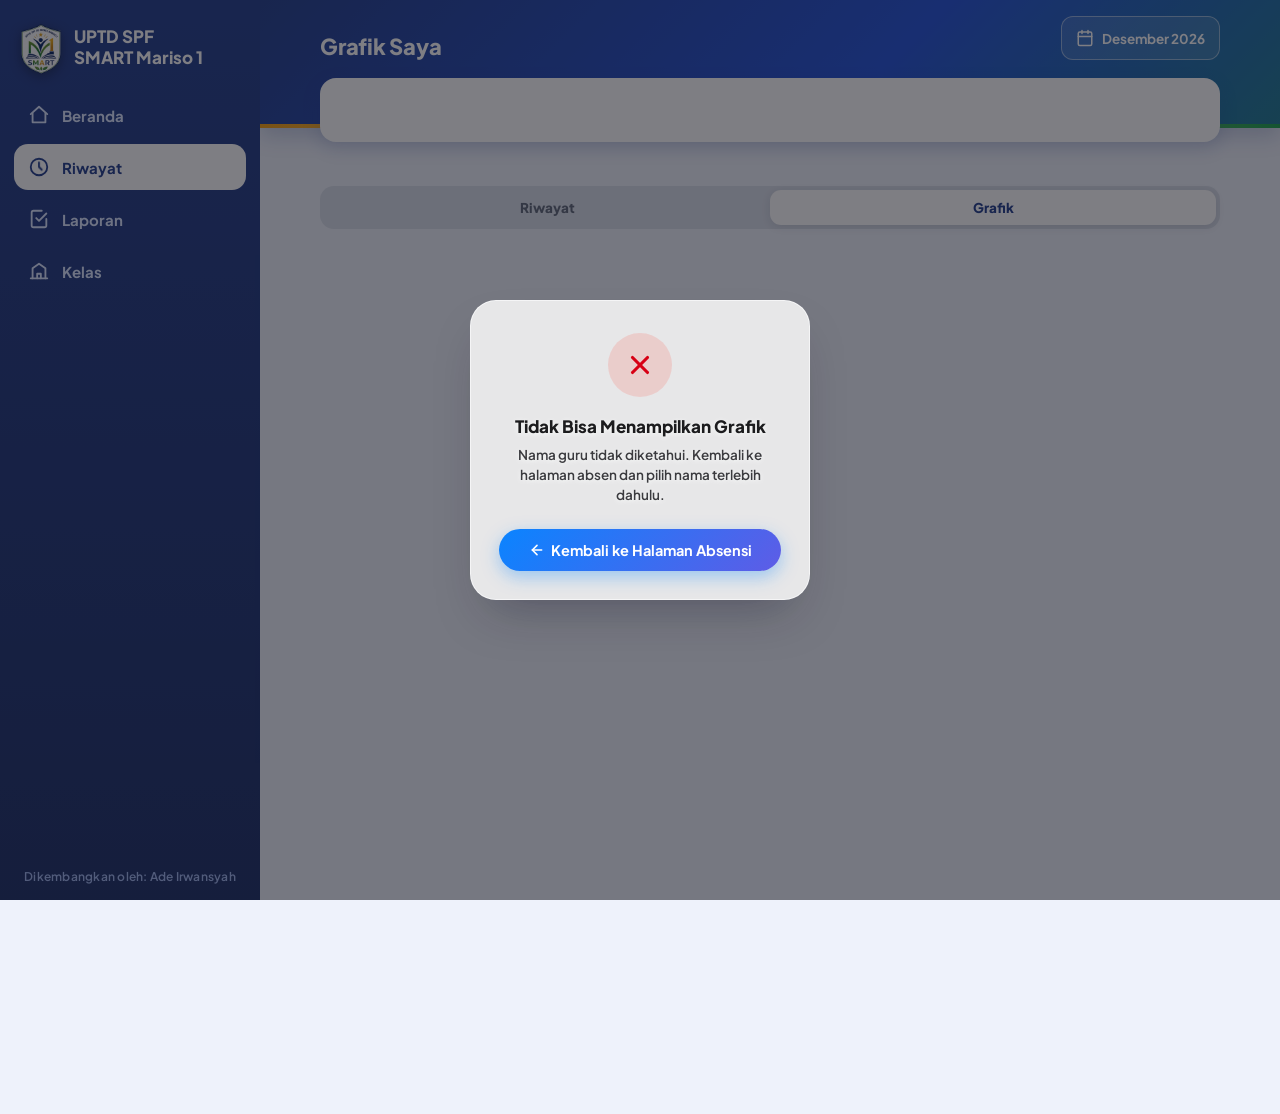
<file: grafik.html>
<!DOCTYPE html>
<html lang="id" translate="no">
<head>
  <meta charset="UTF-8">
  <meta name="google" content="notranslate">
  <title>Grafik Absensi</title>
  <meta name="viewport" content="width=device-width, initial-scale=1, viewport-fit=cover">
  <meta name="theme-color" content="#0a84ff">
  <meta name="apple-mobile-web-app-capable" content="yes">
  <meta name="mobile-web-app-capable" content="yes">
  <meta name="apple-mobile-web-app-title" content="Absensi Guru">
  <meta name="apple-mobile-web-app-status-bar-style" content="default">
  <link rel="manifest" href="manifest.webmanifest">
  <link rel="icon" type="image/png" href="ikon-192.png">
  <link rel="apple-touch-icon" href="apple-touch-icon.png">
  <link rel="preconnect" href="https://fonts.googleapis.com">
  <link rel="preconnect" href="https://fonts.gstatic.com" crossorigin>
  <link href="https://fonts.googleapis.com/css2?family=Plus+Jakarta+Sans:wght@500;600;700;800&display=swap" rel="stylesheet">
  <script src="config.js"></script>
  <script src="api.js"></script>
  <style>
    * { box-sizing: border-box; -webkit-tap-highlight-color: transparent; }

    :root {
      --bg1: #c7d2fe;
      --bg2: #fbcfe8;
      --bg3: #bbf7d0;
      --bg4: #fde68a;
      --bg5: #a5f3fc;
      --glass-bg: rgba(255,255,255,0.80);
      --glass-border: rgba(255,255,255,0.62);
      --glass-shadow: rgba(31,38,135,0.16);
      --modal-bg: rgba(255,255,255,0.82);
      --modal-text-sub: rgba(20,20,24,0.82);
      --modal-glow: 0 1px 4px rgba(255,255,255,0.85);
      --text-main: #1c1c1e;
      --text-sub: rgba(28,28,30,0.55);
      --text-sub-2: rgba(28,28,30,0.45);
      --accent-blue: #0a84ff;
      --accent-blue-2: #5e5ce6;
      --divider: rgba(60,60,67,0.10);
      --input-bg: rgba(118,118,128,0.08);
      --hadir: #248a3d;
      --terlambat: #d70015;
      --izin: #3f5dab;
      --alpa: #a4161a;
      --track-bg: rgba(118,118,128,0.10);
    }

    @media (prefers-color-scheme: dark) {
      :root {
        --bg1: #2e1065;
        --bg2: #500724;
        --bg3: #052e2b;
        --bg4: #422006;
        --bg5: #082f49;
        --glass-bg: rgba(34,34,42,0.88);
        --glass-border: rgba(255,255,255,0.18);
        --glass-shadow: rgba(0,0,0,0.45);
        --modal-bg: rgba(32,32,38,0.85);
        --modal-text-sub: rgba(245,245,250,0.85);
        --modal-glow: 0 1px 4px rgba(0,0,0,0.75);
        --text-main: #f2f2f7;
        --text-sub: rgba(242,242,247,0.6);
        --text-sub-2: rgba(242,242,247,0.42);
        --divider: rgba(255,255,255,0.10);
        --input-bg: rgba(118,118,128,0.24);
        --hadir: #30d158;
        --terlambat: #ff453a;
        --izin: #64d2ff;
        --alpa: #ff6961;
        --track-bg: rgba(118,118,128,0.24);
      }
    }

    html, body { height: 100%; }
    body {
      font-family: -apple-system, BlinkMacSystemFont, "SF Pro Display", Roboto, Arial, sans-serif;
      margin: 0;
      padding: 0;
      color: var(--text-main);
      height: 100vh;
      height: 100dvh;
      overflow: hidden;
      background:
        radial-gradient(circle at 12% 8%, var(--bg1) 0%, transparent 42%),
        radial-gradient(circle at 88% 15%, var(--bg2) 0%, transparent 48%),
        radial-gradient(circle at 30% 95%, var(--bg3) 0%, transparent 50%),
        radial-gradient(circle at 82% 90%, var(--bg4) 0%, transparent 45%),
        radial-gradient(circle at 55% 45%, var(--bg5) 0%, transparent 55%),
        #f2f3f7;
      background-attachment: fixed;
      background-size: 130% 130%;
      -webkit-font-smoothing: antialiased;
    }
    @keyframes bgDrift {
      0%   { background-position: 0% 0%, 100% 0%, 20% 100%, 100% 100%, 50% 50%; }
      100% { background-position: 10% 15%, 85% 20%, 35% 85%, 80% 80%, 60% 40%; }
    }
    @media (prefers-reduced-motion: reduce) {
      body { animation: none; }
    }
    body.is-scrolling { animation-play-state: paused; }
    body.is-scrolling .summary-card::before { animation-play-state: paused; }
    @media (prefers-color-scheme: dark) { body { background-color: #0b0b0f; } }

    /* ===== Kerangka halaman: header (topbar + judul + ringkasan)
       diam di atas, hanya daftar kartu per-hari yang bisa discroll ===== */
    .page-shell {
      max-width: 1100px;
      margin: 0 auto;
      height: 100%;
      display: flex;
      flex-direction: column;
    }
    .sticky-top {
      flex: 0 0 auto;
      padding: 20px 20px 0;
      background: var(--glass-bg);
      border-bottom: 1px solid var(--glass-border);
      box-shadow: 0 8px 20px var(--glass-shadow);
      position: relative;
      z-index: 5;
    }
    .scroll-area {
      flex: 1 1 auto;
      overflow-y: auto;
      -webkit-overflow-scrolling: touch;
      padding: 16px 20px calc(28px + env(safe-area-inset-bottom, 0px));
    }

    /* ===== Top bar ===== */
    .topbar {
      display: flex;
      align-items: center;
      justify-content: space-between;
      flex-wrap: wrap;
      gap: 12px;
      margin-bottom: 20px;
    }
    .topbar-left { display: flex; align-items: center; gap: 18px; flex-wrap: wrap; }
    .back-link {
      display: flex; align-items: center; gap: 6px;
      color: var(--accent-blue); text-decoration: none; font-weight: 600; font-size: 13px;
      padding: 7px 12px 7px 8px;
      border-radius: 999px;
      background: var(--glass-bg);
      border: 1px solid var(--glass-border);
      box-shadow: 0 2px 10px var(--glass-shadow);
    }
    .back-link svg { width: 16px; height: 16px; }
    h1 {
      font-size: 22px; font-weight: 700; margin: 0; letter-spacing: -0.02em;
      background: linear-gradient(90deg, var(--accent-blue), var(--accent-blue-2));
      -webkit-background-clip: text; background-clip: text; color: transparent;
    }

    .month-picker {
      position: relative;
      display: flex; align-items: center; gap: 8px;
      background: var(--glass-bg);
      border-radius: 14px;
      padding: 10px 15px;
      font-weight: 700;
      font-size: 13.5px;
      color: var(--text-main);
      box-shadow: 0 2px 10px var(--glass-shadow);
      cursor: pointer;
      border: 1px solid var(--glass-border);
    }
    .month-picker svg { width: 16px; height: 16px; color: var(--accent-blue); }
    .month-picker input[type="month"] {
      position: absolute; inset: 0; opacity: 0; cursor: pointer; border: none;
    }

    .guru-row {
      display: flex; align-items: center; gap: 8px;
      color: var(--text-sub);
      font-size: 13.5px;
      margin-bottom: 20px;
    }
    .guru-row svg { width: 16px; height: 16px; }
    .guru-row b { color: var(--text-main); font-weight: 700; }

    /* ===== Ringkasan cards ===== */
    .summary-grid {
      display: grid;
      grid-template-columns: repeat(4, 1fr);
      gap: 14px;
      margin-bottom: 18px;
      transition: gap 0.25s ease, margin-bottom 0.25s ease;
    }
    .summary-card {
      position: relative;
      background: var(--glass-bg);
      border-radius: 18px;
      padding: 16px 10px;
      transition: border-radius 0.25s ease, padding 0.25s ease, transform 0.15s ease, box-shadow 0.2s ease, border-color 0.2s ease;
      text-align: center;
      border: 1px solid var(--glass-border);
      box-shadow: 0 8px 24px var(--glass-shadow), inset 0 1px 0 rgba(255,255,255,0.35);
      overflow: hidden;
      cursor: pointer;
      user-select: none;
      -webkit-tap-highlight-color: transparent;
    }
    .summary-card:active { transform: scale(0.96); }
    .summary-card.active {
      border-color: currentColor;
      box-shadow: 0 8px 24px var(--glass-shadow), inset 0 1px 0 rgba(255,255,255,0.35), 0 0 0 2px currentColor;
    }
    .summary-card.hadir.active { color: var(--hadir); }
    .summary-card.terlambat.active { color: var(--terlambat); }
    .summary-card.izin.active { color: var(--izin); }
    .summary-card.alpa.active { color: var(--alpa); }
    .summary-card::before {
      content: "";
      position: absolute;
      top: -60%; left: -70%;
      width: 55%; height: 220%;
      background: linear-gradient(115deg,
        transparent 0%,
        rgba(255,255,255,0.05) 35%,
        rgba(255,255,255,0.50) 48%,
        rgba(255,255,255,0.10) 60%,
        transparent 100%);
      transform: rotate(6deg);
      pointer-events: none;
      mix-blend-mode: overlay;
    }
    .summary-card::after {
      content: "";
      position: absolute; inset: 0;
      border-radius: inherit;
      padding: 1px;
      background: linear-gradient(180deg,
        rgba(255,255,255,0.70) 0%,
        rgba(255,255,255,0.05) 25%,
        rgba(255,255,255,0) 65%,
        rgba(255,255,255,0.25) 100%);
      -webkit-mask: linear-gradient(#fff 0 0) content-box, linear-gradient(#fff 0 0);
      -webkit-mask-composite: xor;
      mask-composite: exclude;
      pointer-events: none;
    }
    @keyframes glassSheen {
      0%, 100% { left: -70%; }
      50% { left: 115%; }
    }
    @media (prefers-reduced-motion: reduce) {
      .summary-card::before { animation: none; }
    }
    .summary-card .num { font-size: 27px; font-weight: 800; line-height: 1.2; transition: font-size 0.25s ease; }
    .summary-card .lbl {
      font-size: 11px; font-weight: 700; letter-spacing: 0.06em;
      text-transform: uppercase; color: var(--text-sub-2); margin-top: 2px;
      transition: font-size 0.25s ease, margin-top 0.25s ease, letter-spacing 0.25s ease;
    }
    /* ==== Mode ringkas: aktif otomatis lewat JS saat daftar kartu di-scroll ==== */
    .summary-grid.compact { gap: 8px; margin-bottom: 14px; }
    .summary-grid.compact .summary-card { border-radius: 14px; padding: 10px 4px; }
    .summary-grid.compact .summary-card .num { font-size: 19px; }
    .summary-grid.compact .summary-card .lbl { font-size: 8.5px; letter-spacing: 0.03em; margin-top: 1px; }
    .summary-card.hadir .num { color: var(--hadir); }
    .summary-card.terlambat .num { color: var(--terlambat); }
    .summary-card.izin .num { color: var(--izin); }
    .summary-card.alpa .num { color: var(--alpa); }

    /* ===== Panel detail (desktop: tabel) ===== */
    .panel {
      position: relative;
      background: var(--glass-bg);
      border-radius: 20px;
      border: 1px solid var(--glass-border);
      box-shadow: 0 8px 24px var(--glass-shadow);
      overflow: hidden;
    }
    .panel::after {
      content: "";
      position: absolute; inset: 0;
      border-radius: inherit;
      padding: 1px;
      background: linear-gradient(180deg,
        rgba(255,255,255,0.60) 0%,
        rgba(255,255,255,0.05) 20%,
        rgba(255,255,255,0) 60%,
        rgba(255,255,255,0.20) 100%);
      -webkit-mask: linear-gradient(#fff 0 0) content-box, linear-gradient(#fff 0 0);
      -webkit-mask-composite: xor;
      mask-composite: exclude;
      pointer-events: none;
    }
    .panel-title { padding: 18px 20px 4px; font-weight: 700; font-size: 15px; }

    table { width: 100%; border-collapse: collapse; margin-top: 8px; }
    thead th {
      text-align: left;
      font-size: 10.5px;
      font-weight: 700;
      letter-spacing: 0.06em;
      text-transform: uppercase;
      color: var(--text-sub-2);
      padding: 10px 20px;
      border-bottom: 1px solid var(--divider);
    }
    tbody td {
      padding: 14px 20px;
      font-size: 13.5px;
      border-bottom: 1px solid var(--divider);
      vertical-align: middle;
      white-space: nowrap;
    }
    tbody tr { transition: background .15s; }
    tbody tr:hover { background: rgba(10,132,255,0.05); }
    tbody tr:last-child td { border-bottom: none; }
    .cell-jam { display: flex; align-items: center; gap: 6px; }
    .cell-jam svg { width: 14px; height: 14px; flex-shrink: 0; }
    .cell-jam.telat { color: var(--terlambat); font-weight: 700; }
    .cell-note { color: var(--text-sub); font-style: italic; white-space: normal; }
    .dash { color: var(--text-sub-2); }

    .badge {
      display: inline-block;
      padding: 4px 11px;
      border-radius: 999px;
      font-size: 11.5px;
      font-weight: 700;
      white-space: nowrap;
    }
    .badge.ok { background: rgba(48,209,88,0.16); color: var(--hadir); }
    .badge.late { background: rgba(255,69,58,0.14); color: var(--terlambat); }
    .badge.izin { background: rgba(94,92,230,0.14); color: var(--izin); }
    .badge.alpa { background: rgba(255,69,58,0.16); color: var(--alpa); }
    .tag-daring { display: inline-block; margin-left: 6px; padding: 1px 8px; border-radius: 10px;
                  font-size: 11px; font-weight: 700; background: rgba(255,159,10,0.16); color: #b96400; }
    @media (prefers-color-scheme: dark) { .tag-daring { color: #ff9f0a; } }

    .empty-state {
      padding: 40px 20px;
      text-align: center;
      color: var(--text-sub-2);
      font-size: 13.5px;
    }

    /* ===== Mobile cards (hidden by default, shown under 768px) ===== */
    .mobile-list { display: none; }
    .day-card {
      position: relative;
      background: var(--glass-bg);
      border-radius: 18px;
      padding: 16px 16px 14px;
      border: 1px solid var(--glass-border);
      box-shadow: 0 6px 20px var(--glass-shadow);
      margin-bottom: 14px;
      overflow: hidden;
    }
    /* Kartu berwarna menurut status */
    .day-card { border-left-width: 5px; }
    .day-card.st-ok { background: linear-gradient(135deg, rgba(255,255,255,.72), rgba(220,252,231,.62)); border-left-color: #22c55e; box-shadow: 0 8px 22px rgba(22,163,74,.13); }
    .day-card.st-late { background: linear-gradient(135deg, rgba(255,255,255,.72), rgba(254,226,226,.68)); border-left-color: #ef4444; box-shadow: 0 8px 22px rgba(239,68,68,.13); }
    .day-card.st-izin { background: linear-gradient(135deg, rgba(255,255,255,.72), rgba(219,234,254,.68)); border-left-color: #3b82f6; box-shadow: 0 8px 22px rgba(59,130,246,.13); }
    .day-card.st-alpa { background: linear-gradient(135deg, rgba(255,255,255,.72), rgba(243,244,246,.8)); border-left-color: #6b7280; box-shadow: 0 8px 22px rgba(107,114,128,.13); }
    @media (prefers-color-scheme: dark) {
      .day-card.st-ok { background: linear-gradient(135deg, rgba(255,255,255,.06), rgba(34,197,94,.20)); box-shadow: none; }
      .day-card.st-late { background: linear-gradient(135deg, rgba(255,255,255,.06), rgba(239,68,68,.22)); box-shadow: none; }
      .day-card.st-izin { background: linear-gradient(135deg, rgba(255,255,255,.06), rgba(59,130,246,.22)); box-shadow: none; }
      .day-card.st-alpa { background: linear-gradient(135deg, rgba(255,255,255,.06), rgba(156,163,175,.18)); box-shadow: none; }
    }
    .day-card-top {
      display: flex; align-items: center; justify-content: space-between;
      margin-bottom: 8px; gap: 8px;
    }
    .day-card-date { font-weight: 700; font-size: 15px; }
    .day-card-meta {
      display: flex; align-items: center; gap: 5px;
      font-size: 12px; color: var(--text-sub);
      margin-bottom: 3px;
    }
    .day-card-meta svg { width: 13px; height: 13px; flex-shrink: 0; }
    .jam-box {
      display: grid; grid-template-columns: 1fr 1fr; gap: 10px;
      background: var(--track-bg); border-radius: 12px; padding: 10px 12px; margin-top: 10px;
    }
    .jam-box div { text-align: center; }
    .jam-box .jl { font-size: 11px; color: var(--text-sub-2); margin-bottom: 2px; }
    .jam-box .jv { font-size: 16px; font-weight: 700; }
    .jam-box .jv.telat { color: var(--terlambat); }
    .note-box {
      background: var(--track-bg); border-radius: 12px; padding: 14px 12px; margin-top: 10px;
      text-align: center; font-size: 13.5px; color: var(--text-main); opacity: 0.85;
    }

    .loading {
      padding: 40px 20px; text-align: center; color: var(--text-sub); font-size: 13.5px;
    }

    @media (max-width: 768px) {
      .sticky-top { padding: 14px 14px 0; }
      .scroll-area { padding: 14px 14px 20px; }
      .panel { display: none; }
      .mobile-list { display: block; }
      h1 { font-size: 19px; }
      .topbar { align-items: flex-start; }
      .topbar-left { flex-direction: column; align-items: flex-start; gap: 10px; }
      .summary-grid { grid-template-columns: repeat(2, 1fr); }
      .summary-grid.compact { grid-template-columns: repeat(4, 1fr); }
    }

    /* ================= MODAL POPUP (error) ================= */
    .modal-overlay {
      display: none;
      position: fixed;
      inset: 0;
      background: rgba(20, 20, 30, 0.55);
      align-items: center;
      justify-content: center;
      z-index: 1000;
      padding: 20px;
    }
    .modal-overlay.show { display: flex; }
    .modal-card {
      background: var(--modal-bg);
      border: 1px solid var(--glass-border);
      border-radius: 26px;
      padding: 32px 28px 28px;
      max-width: 340px;
      width: 100%;
      text-align: center;
      box-shadow: 0 25px 50px -18px rgba(20,20,40,0.35);
      animation: modalPop 0.18s ease-out;
    }
    @keyframes modalPop {
      from { transform: scale(0.92); opacity: 0; }
      to { transform: scale(1); opacity: 1; }
    }
    .modal-icon {
      width: 64px; height: 64px;
      border-radius: 50%;
      display: flex; align-items: center; justify-content: center;
      margin: 0 auto 18px;
      background: rgba(255,69,58,0.16); color: var(--terlambat);
    }
    .modal-icon svg { width: 30px; height: 30px; }
    .modal-title { font-size: 17px; font-weight: 800; color: var(--text-main); margin: 0 0 8px; text-shadow: var(--modal-glow); }
    .modal-desc { font-size: 13.5px; font-weight: 600; color: var(--modal-text-sub); line-height: 1.5; margin: 0 0 24px; text-shadow: var(--modal-glow); }
    .modal-btn {
      display: inline-flex; align-items: center; justify-content: center; gap: 6px;
      background: linear-gradient(135deg, var(--accent-blue), var(--accent-blue-2));
      color: #fff;
      text-decoration: none;
      border: none;
      border-radius: 999px;
      padding: 12px 28px;
      font-size: 14.5px;
      font-weight: 700;
      cursor: pointer;
      width: 100%;
      box-shadow: 0 6px 18px rgba(10,132,255,0.35);
    }
    .modal-btn svg { width: 16px; height: 16px; }
      /* ===== Footer kaca (tetap di bawah layar) ===== */
    .glass-footer {
      position: static;
      width: fit-content;
      margin: 16px auto 0;
      padding: 7px 18px;
      font-size: 11px;
      font-weight: 600;
      letter-spacing: 0.01em;
      white-space: nowrap;
      color: rgba(29,29,31,0.65);
      background: rgba(255,255,255,0.94);
      border: 1px solid rgba(255,255,255,0.55);
      border-radius: 999px;
      box-shadow: 0 8px 24px -10px rgba(50,70,90,0.35),
                  inset 0 1px 0 rgba(255,255,255,0.6);
      pointer-events: none;
    }
    .glass-footer strong { color: rgba(29,29,31,0.85); font-weight: 800; }
    @media (prefers-color-scheme: dark) {
      .glass-footer {
        color: rgba(242,242,247,0.65);
        background: rgba(30,30,38,0.94);
        border-color: rgba(255,255,255,0.16);
        box-shadow: 0 8px 24px -10px rgba(0,0,0,0.6),
                    inset 0 1px 0 rgba(255,255,255,0.10);
      }
      .glass-footer strong { color: rgba(242,242,247,0.9); }
    }

    /* ================= DESAIN BARU: identitas SD Inpres Mariso I ================= */
    body { background: #f3f6fb; }
    @media (prefers-color-scheme: dark) { body { background: #0b0b0f; } }
    .sticky-top { background: linear-gradient(135deg, #1e3a8a 0%, #1d4ed8 60%, #16a34a 140%); border: 0; border-radius: 0 0 30px 30px; box-shadow: 0 10px 24px rgba(30,58,138,.28); padding: calc(14px + env(safe-area-inset-top, 0px)) 18px 16px; color: #fff; }
    .sticky-top::after { content: ""; position: absolute; left: 0; right: 0; bottom: 0; height: 5px; background: linear-gradient(90deg, #f59e0b, #fde68a, #16a34a); border-radius: 0 0 30px 30px; pointer-events: none; }
    .brand-row { display: flex; align-items: center; gap: 11px; margin-bottom: 10px; }
    .brand-row img { width: 40px; height: auto; filter: drop-shadow(0 3px 6px rgba(0,0,0,.35)); }
    .brand-row small { display: block; font-size: 10px; letter-spacing: .09em; opacity: .85; font-weight: 700; }
    .brand-row b { display: block; font-size: 15px; line-height: 1.15; }
    .back-link { display: none !important; }
    .topbar h1 { color: #fff !important; -webkit-text-fill-color: #fff; background: none !important; margin: 0; }
    .guru-row, .guru-row b { color: #fff !important; }
    .guru-row svg { stroke: #bfdbfe; }
    .summary-card { background: rgba(255,255,255,.96); box-shadow: 0 6px 16px rgba(0,0,0,.14); border-color: transparent; }
    @media (prefers-color-scheme: dark) { .summary-card { background: rgba(30,30,38,.92); } }
    #syncInfo:not(:empty) { display: inline-block; background: #fff; padding: 4px 11px; border-radius: 99px; color: #475569; }
    .scroll-area { padding-bottom: calc(100px + env(safe-area-inset-bottom, 0px)); }
    .bnav { position: fixed; left: 50%; transform: translateX(-50%); bottom: calc(10px + env(safe-area-inset-bottom, 0px)); width: calc(100% - 24px); max-width: 416px; background: #fff; border-radius: 24px; box-shadow: 0 8px 24px rgba(30,41,59,.2); display: flex; justify-content: space-around; padding: 8px 6px; z-index: 60; }
    .bnav a { flex: 1; text-align: center; text-decoration: none; border-radius: 16px; padding: 6px 0; font-size: 11px; font-weight: 800; color: #94a3b8; }
    .bnav a .ni { display: block; font-size: 20px; margin-bottom: 1px; }
    .bnav a.on { background: #dbeafe; color: #1e3a8a; }
    @media (prefers-color-scheme: dark) { .bnav { background: #1c1c24; } .bnav a.on { background: #1e3a8a; color: #fff; } }
    /* Anti-kedip: tinggi header dikunci tetap. Logo TIDAK lagi disembunyikan saat scroll
       (dulu display:none -> tinggi header berubah -> area scroll bergeser -> berkedip). */
    .summary-grid, .summary-grid.compact { gap: 8px !important; margin-bottom: 8px !important; transition: none !important; }
    .summary-grid .summary-card, .summary-grid.compact .summary-card { border-radius: 14px !important; padding: 10px 4px !important; transition: box-shadow .2s ease, transform .15s ease !important; }
    .summary-grid .summary-card .num, .summary-grid.compact .summary-card .num { font-size: 20px !important; transition: none !important; }
    .summary-grid .summary-card .lbl, .summary-grid.compact .summary-card .lbl { font-size: 8.5px !important; letter-spacing: .03em !important; margin-top: 1px !important; transition: none !important; }
    .sticky-top { transform: translateZ(0); }
    .scroll-area { overscroll-behavior-y: contain; overflow-anchor: none; }
    .summary-grid { grid-template-columns: repeat(4, 1fr) !important; gap: 8px; margin-bottom: 8px; }
    .summary-grid .summary-card { border-radius: 14px; padding: 10px 4px; }
    .summary-grid .summary-card .num { font-size: 20px; }
    .summary-grid .summary-card .lbl { font-size: 8.5px; letter-spacing: .03em; margin-top: 1px; }
    .bnav { flex-direction: column; padding: 8px 6px 5px; }
    .bn-row { display: flex; justify-content: space-around; }
    .bn-row a { flex: 1; }
    .bn-credit { text-align: center; font-size: 9px; font-weight: 600; color: #b0b8c6; margin-top: 3px; letter-spacing: .02em; }
    .scroll-area { padding-bottom: calc(116px + env(safe-area-inset-bottom, 0px)); }

    /* ================= RAPIHKAN RIWAYAT (desain v2) ================= */
    :root {
      --rw-bg:#F3F6FB; --rw-card:#fff; --rw-line:#E6EAF2; --rw-muted:#5B6475; --rw-ink:#14213D;
      --t-ok:#E3F4E8; --i-ok:#176B31; --t-late:#FDE8E6; --i-late:#A61B12;
      --t-izin:#E4EAFA; --i-izin:#28408F; --t-alpa:#EFE6E6; --i-alpa:#7A1A1A;
    }
    @media (prefers-color-scheme: dark) {
      :root {
        --rw-bg:#0b0b0f; --rw-card:#1c1c24; --rw-line:rgba(255,255,255,.10); --rw-muted:#A8AFBF; --rw-ink:#F2F2F7;
        --t-ok:rgba(48,209,88,.18); --i-ok:#5EE08A; --t-late:rgba(255,69,58,.20); --i-late:#FF8F86;
        --t-izin:rgba(100,130,255,.22); --i-izin:#A9BEFF; --t-alpa:rgba(255,120,120,.16); --i-alpa:#F3A5A5;
      }
    }
    body { font-family: "Plus Jakarta Sans", -apple-system, BlinkMacSystemFont, "SF Pro Display", Roboto, Arial, sans-serif; background: var(--rw-bg); color: var(--rw-ink); }
    .sticky-top { background:#1E3A8A; border-radius:0 0 24px 24px; box-shadow:0 8px 20px rgba(30,58,138,.22); padding:calc(16px + env(safe-area-inset-top,0px)) 16px 0; }
    .sticky-top::after { height:4px; background:linear-gradient(90deg,#F59E0B 50%,#16A34A 50%); border-radius:0 0 24px 24px; }
    .brand-row { gap:10px; margin-bottom:16px; }
    .brand-row img { width:38px; }
    .brand-row small { font-size:12px; letter-spacing:0; font-weight:600; opacity:.85; }
    .brand-row b { font-size:15px; font-weight:800; }
    .topbar { align-items:flex-end; flex-wrap:nowrap; margin-bottom:16px; gap:10px; }
    .topbar-left { gap:0; }
    .title-block h1 { font-size:22px; font-weight:800; letter-spacing:-.01em; }
    .title-block .guru-row { margin:4px 0 0; font-size:13px; opacity:.92; }
    .month-picker { min-height:44px; padding:0 14px; border-radius:12px; background:rgba(255,255,255,.12); border:1px solid rgba(255,255,255,.45); box-shadow:none; color:#fff; font-size:13.5px; font-weight:700; white-space:nowrap; }
    .month-picker svg { color:#fff; width:18px; height:18px; }
    /* ringkasan: satu kartu, empat angka */
    .summary-grid, .summary-grid.compact { gap:0 !important; margin-bottom:-30px !important; position:relative; z-index:2; background:var(--rw-card); border-radius:16px; box-shadow:0 6px 18px rgba(30,58,138,.18); overflow:hidden; }
    .summary-grid .summary-card, .summary-grid.compact .summary-card { background:transparent !important; box-shadow:none !important; border-radius:0 !important; border:0 !important; border-right:1px solid var(--rw-line) !important; padding:12px 4px 10px !important; }
    .summary-grid .summary-card:last-child { border-right:0 !important; }
    .summary-card::before { display:none; }
    .summary-card::after { content:""; display:block; position:absolute; inset:auto; left:20%; right:20%; bottom:0; top:auto; height:3px; padding:0; border-radius:3px 3px 0 0; background:currentColor; -webkit-mask:none; mask:none; opacity:0; transition:opacity .15s; }
    .summary-card.active::after { opacity:1; }
    .summary-card.hadir.active { background:var(--t-ok) !important; }
    .summary-card.terlambat.active { background:var(--t-late) !important; }
    .summary-card.izin.active { background:var(--t-izin) !important; }
    .summary-card.alpa.active { background:var(--t-alpa) !important; }
    .summary-grid .summary-card .num, .summary-grid.compact .summary-card .num { font-size:24px !important; font-weight:800; line-height:1.1; }
    .summary-grid .summary-card .lbl, .summary-grid.compact .summary-card .lbl { font-size:12.5px !important; font-weight:600; letter-spacing:0 !important; text-transform:none; color:var(--rw-muted); margin-top:3px !important; }
    .summary-card.hadir .num { color:var(--i-ok); } .summary-card.terlambat .num { color:var(--i-late); }
    .summary-card.izin .num { color:var(--i-izin); } .summary-card.alpa .num { color:var(--i-alpa); }
    .summary-card.hadir.active, .summary-card.terlambat.active, .summary-card.izin.active, .summary-card.alpa.active { color:inherit; }
    .summary-card.hadir::after { color:var(--i-ok); } .summary-card.terlambat::after { color:var(--i-late); }
    .summary-card.izin::after { color:var(--i-izin); } .summary-card.alpa::after { color:var(--i-alpa); }
    #syncInfo:not(:empty) { margin-top:10px !important; }
    #syncInfo:empty { min-height:0 !important; margin-top:0 !important; }
    /* daftar per pekan */
    .hint { text-align:center; font-size:12.5px; color:var(--rw-muted); margin:0 0 14px; }
    .wk { margin-top:18px; }
    .hint + .wk { margin-top:0; }
    .wk-head { display:flex; justify-content:space-between; padding:0 4px 8px; font-size:13px; font-weight:700; color:var(--rw-ink); }
    .wk-head span { font-weight:600; color:var(--rw-muted); }
    .wk-card { background:var(--rw-card); border:1px solid var(--rw-line); border-radius:16px; overflow:hidden; }
    .rw { display:flex; align-items:center; gap:14px; padding:12px 14px; border-top:1px solid var(--rw-line); }
    .rw:first-child { border-top:0; }
    .s-ok { --tint:var(--t-ok); --ink:var(--i-ok); } .s-late { --tint:var(--t-late); --ink:var(--i-late); }
    .s-izin { --tint:var(--t-izin); --ink:var(--i-izin); } .s-alpa { --tint:var(--t-alpa); --ink:var(--i-alpa); }
    .rw-date { width:46px; flex:0 0 46px; text-align:center; padding:6px 0; border-radius:12px; background:var(--tint); }
    .rw-d { font-size:20px; font-weight:800; line-height:1.1; color:var(--ink); }
    .rw-h { font-size:12px; font-weight:600; color:var(--rw-muted); }
    .rw-main { flex:1; min-width:0; }
    .rw-time { font-size:15px; font-weight:700; font-variant-numeric:tabular-nums; }
    .s-late .rw-time { color:var(--ink); }
    .s-izin .rw-time, .s-alpa .rw-time { font-weight:600; color:var(--rw-muted); }
    .rw-sub { font-size:12.5px; color:var(--rw-muted); margin-top:2px; }
    .rw-badge { display:inline-flex; align-items:center; gap:5px; padding:5px 10px; border-radius:99px; background:var(--tint); color:var(--ink); font-size:12px; font-weight:700; white-space:nowrap; }
    .rw-badge svg { width:13px; height:13px; flex:0 0 auto; }
    .tag-daring { margin-left:6px; padding:1px 7px; border-radius:99px; background:#FFF1D6; color:#7A4A00; font-size:11px; font-weight:700; }
    @media (prefers-color-scheme: dark) { .tag-daring { background:rgba(255,159,10,.2); color:#FFB44D; } }
    .empty-box { background:var(--rw-card); border:1px solid var(--rw-line); border-radius:16px; padding:32px 20px; text-align:center; color:var(--rw-muted); font-size:13.5px; }
    .more-btn { display:block; width:100%; min-height:46px; margin-top:16px; border-radius:14px; border:1.5px solid #1E3A8A; background:transparent; color:#1E3A8A; font:700 14px "Plus Jakarta Sans",sans-serif; cursor:pointer; }
    @media (prefers-color-scheme: dark) { .more-btn { border-color:#7FA0FF; color:#9DB7FF; } }
    .loading { color:var(--rw-muted); }
    .topbar { margin-bottom:18px; }
    .title-block .guru-row { display:block; margin:4px 0 0; font-size:13px; line-height:1.35; opacity:.92; }
    .title-block .guru-row b { font-weight:700; }
    .scroll-area { padding-top:48px; }
    #syncInfo { display:none !important; }
    .title-block .guru-row svg { display:inline-block; width:15px; height:15px; vertical-align:-2px; margin-right:6px; }
    /* navigasi bawah */
    .bnav { background:var(--rw-card); border-radius:22px; box-shadow:0 8px 24px rgba(30,41,59,.18); padding:8px 8px 6px; }
    .bn-row { gap:4px; }
    .bnav a { padding:7px 0; font-size:12px; font-weight:700; color:var(--rw-muted); border-radius:14px; }
    .bnav a.on { background:#DBE6FB; color:#1E3A8A; }
    .bnav a .ni { display:flex; justify-content:center; margin-bottom:3px; font-size:0; }
    .bnav a .ni svg { width:22px; height:22px; }
    .bn-credit { font-size:11px; color:var(--rw-muted); }
    @media (prefers-color-scheme: dark) { .bnav a.on { background:#1E3A8A; color:#fff; } }
    @media (min-width: 769px) {
      .page-shell { max-width: 640px; }
      .bnav { max-width: 616px; }
    }

    /* Saat memuat, ringkasan masih kosong -> margin negatif membuat header menyusut & judul tertimpa garis.
       Beri tinggi cadangan supaya header sama persis sebelum/sesudah data muncul. */
    .summary-grid:empty { min-height: 64px; display: block !important; }
    .sticky-top { min-height: 0; flex-shrink: 0; }

    /* Tombol/kartu paling bawah sering tertutup menu bawah: tinggi halaman memakai tinggi layar yang
       BENAR-BENAR terlihat (diukur JS, --appH) dan ada ruang cadangan di akhir daftar (--navh). */
    html, body { height: var(--appH, 100dvh) !important; }
    .page-shell { height: var(--appH, 100dvh) !important; }
    #content::after { content: ""; display: block; height: calc(var(--navh, 100px) + 28px + env(safe-area-inset-bottom, 0px)); }

    /* jam dengan detik: sedikit lebih ringkas supaya muat di layar sempit */
    .rw-time { font-size: 14.5px; letter-spacing: -.01em; white-space: normal; }
    .rw-time .tj { display: inline-block; white-space: nowrap; }
    .rw-badge { flex: 0 0 auto; }
    @media (max-width: 350px) { .rw-time { font-size: 13px; } .rw { gap: 10px; padding: 12px 10px; } .rw-badge { padding: 5px 8px; } }
  
    /* ================= HALAMAN GRAFIK ================= */
    :root {
      --g-ok:#248A3D; --g-late:#D97706; --g-info:#0B5ED7; --g-bad:#C62828;
      --g-tl:#B45309; --g-tok:#1E7A3A; --g-track:#E5EAF3; --g-axis:#CBD3E1; --g-mute:#9AA3B2;
      --g-chipP-bg:#E5EAF3; --g-chipP-fg:#334155; --g-chipS-bg:#334155; --g-chipS-fg:#FFFFFF;
    }
    @media (prefers-color-scheme: dark) {
      :root {
        --g-ok:#30D158; --g-late:#FF9F0A; --g-info:#6C9CFF; --g-bad:#FF6961;
        --g-tl:#FFB44D; --g-tok:#5EE08A; --g-track:rgba(255,255,255,.10); --g-axis:rgba(255,255,255,.22); --g-mute:rgba(255,255,255,.35);
        --g-chipP-bg:rgba(255,255,255,.14); --g-chipP-fg:#E5E7EB; --g-chipS-bg:#E5E7EB; --g-chipS-fg:#111827;
      }
    }
    .summary-grid .summary-card { cursor:default; }
    .summary-grid .summary-card .num { font-size:21px !important; }
    .summary-card.k-ok .num { color:var(--g-tok); }
    .summary-card.k-info .num { color:var(--rw-ink); }
    .summary-card.k-late .num { color:var(--g-tl); }
    .gcard { background:var(--rw-card); border:1px solid var(--rw-line); border-radius:20px; padding:18px; margin-bottom:14px; }
    .gcard h2 { margin:0; font-size:16px; font-weight:800; color:var(--rw-ink); }
    .gcard .gsub { margin:2px 0 0; font-size:12px; font-weight:500; color:var(--rw-muted); }

    .sk-l { height:12px; border-radius:6px; background:var(--g-track); margin-bottom:10px; animation:skp 1.2s ease-in-out infinite; }
    .sk-b { height:110px; border-radius:14px; background:var(--g-track); margin-top:14px; animation:skp 1.2s ease-in-out infinite; }
    .w40 { width:40%; } .w70 { width:70%; }
    @keyframes skp { 0%,100% { opacity:.55; } 50% { opacity:1; } }
    .gbar-wrap { display:flex; margin-top:12px; }
    .gbar-y { flex:0 0 30px; display:block; }
    .gbar-scroll { flex:1; min-width:0; overflow-x:auto; overflow-y:hidden; -webkit-overflow-scrolling:touch; }
    .gsvg { display:block; width:100%; margin-top:12px; }
    /* ===== Daftar durasi kerja (gaya sama dengan halaman Riwayat) ===== */
    .gj-list { margin-top:12px; max-height:340px; overflow-y:auto; -webkit-overflow-scrolling:touch; border:1px solid var(--rw-line); border-radius:14px; }
    .gj { display:flex; align-items:center; gap:12px; padding:10px 12px; border-top:1px solid var(--rw-line); }
    .gj:first-child { border-top:0; }
    .gj.ok { --tint:var(--t-ok); --ink:var(--i-ok); } .gj.late { --tint:var(--t-late); --ink:var(--i-late); }
    .gj-date { width:42px; flex:0 0 42px; text-align:center; padding:5px 0; border-radius:12px; background:var(--tint); }
    .gj-d { font-size:18px; font-weight:800; line-height:1.1; color:var(--ink); }
    .gj-h { font-size:11px; font-weight:600; color:var(--rw-muted); }
    .gj-main { flex:1; min-width:0; }
    .gj-time { font-size:14px; font-weight:700; font-variant-numeric:tabular-nums; color:var(--rw-ink); }
    .gj-sub { font-size:12px; color:var(--rw-muted); margin-top:1px; }
    .gj-bar { height:6px; border-radius:3px; background:var(--g-track); margin-top:6px; overflow:hidden; }
    .gj-bar i { display:block; height:6px; border-radius:3px; background:var(--ink); }
    .gj-badge { padding:5px 10px; border-radius:99px; background:var(--tint); color:var(--ink); font-size:12px; font-weight:700; white-space:nowrap; }

    .gleg { display:flex; flex-wrap:wrap; gap:8px 16px; margin-top:8px; font-size:12px; font-weight:600; color:var(--rw-muted); }
    .gleg > div { display:flex; align-items:center; gap:6px; }
    .gsw { display:inline-block; width:14px; height:8px; border-radius:4px; box-sizing:border-box; }
    .gsw.dash { border:1.5px dashed var(--g-info); }
    .gdot { display:inline-block; width:10px; height:10px; border-radius:5px; }
    .gtick { display:inline-block; width:3px; height:12px; }
    .gchip { display:inline-flex; align-items:center; justify-content:center; width:16px; height:14px; border-radius:4px; font-size:9px; font-weight:800; background:var(--g-chipP-bg); color:var(--g-chipP-fg); }
    .gchip.s { background:var(--g-chipS-bg); color:var(--g-chipS-fg); }
    .b-ok { background:var(--g-ok); } .b-late { background:var(--g-late); } .b-info { background:var(--g-info); } .b-bad { background:var(--g-bad); }
    .gdonut { display:flex; align-items:center; gap:18px; margin-top:14px; }
    .gdonut svg { flex:none; width:132px; height:132px; }
    .gdl { flex:1; display:flex; flex-direction:column; gap:10px; font-size:13px; font-weight:600; color:var(--rw-ink); }
    .gdl div { display:flex; align-items:center; gap:8px; }
    .gdl span.gl { flex:1; }
    .gdl b { font-weight:800; }
    .gdl i { width:12px; height:12px; border-radius:4px; flex:none; }
    .gbanding { display:flex; flex-direction:column; gap:14px; margin-top:14px; }
    .gb-row { display:flex; align-items:center; gap:10px; }
    .gb-lbl { width:92px; font-size:13px; font-weight:600; color:var(--rw-ink); }
    .gb-track { flex:1; height:12px; border-radius:6px; background:var(--g-track); overflow:hidden; }
    .gb-fill { height:12px; background:var(--g-ok); }
    .gb-val { width:42px; text-align:right; font-size:13px; font-weight:800; color:var(--rw-ink); }
    svg .tx { fill:var(--rw-muted); font-size:10px; }
    svg .tx-b { font-weight:800; }
    svg .tx-ink { fill:var(--rw-ink); }
    svg .tx-late { fill:var(--g-tl); }
    svg .tx-ok { fill:var(--g-tok); }
    svg .f-ok { fill:var(--g-ok); } svg .f-late { fill:var(--g-late); } svg .f-info { fill:var(--g-info); } svg .f-bad { fill:var(--g-bad); }
    svg .f-mute { fill:var(--g-mute); } svg .f-card { fill:var(--rw-card); fill-opacity:.85; }
    svg .s-ok { stroke:var(--g-ok); } svg .s-late { stroke:var(--g-late); } svg .s-info { stroke:var(--g-info); } svg .s-bad { stroke:var(--g-bad); }
    svg .s-track { stroke:var(--g-track); } svg .s-axis { stroke:var(--g-axis); } svg .s-tl { stroke:var(--g-tl); } svg .s-card { stroke:var(--rw-card); }
    svg .f-chipP { fill:var(--g-chipP-bg); } svg .f-chipS { fill:var(--g-chipS-bg); }
    svg .tx-chipP { fill:var(--g-chipP-fg); font-size:9px; font-weight:800; } svg .tx-chipS { fill:var(--g-chipS-fg); font-size:9px; font-weight:800; }
</style>
<style>
/* ===== Rapor kinerja bulanan ===== */
#raporBox:empty{display:none}
.rapor{background:var(--card-bg,#fff);border-radius:20px;padding:16px;margin:12px 0;box-shadow:0 8px 20px rgba(30,58,138,.10)}
.rapor h3{margin:0 0 10px;font-size:14px;font-weight:800}
.rp-top{display:flex;align-items:center;gap:14px;margin-bottom:12px}
.rp-skor{width:76px;height:76px;border-radius:50%;display:flex;flex-direction:column;align-items:center;justify-content:center;color:#fff;background:linear-gradient(135deg,#1d4ed8,#16a34a);flex-shrink:0}
.rp-skor b{font-size:26px;line-height:1}.rp-skor small{font-size:10px;font-weight:700;opacity:.9}
.rp-lab{font-size:15px;font-weight:800}.rp-sub{font-size:12px;color:var(--text-sub,#5b6475);margin-top:2px;line-height:1.4}
.rp-row{display:flex;align-items:center;gap:8px;margin:7px 0;font-size:12.5px;font-weight:700}
.rp-row span:first-child{width:78px;flex-shrink:0}.rp-bar{flex:1;height:8px;border-radius:99px;background:rgba(100,116,139,.2);overflow:hidden}
.rp-bar i{display:block;height:100%;border-radius:99px;background:linear-gradient(90deg,#1d4ed8,#22c55e)}.rp-row em{font-style:normal;width:40px;text-align:right;color:var(--text-sub,#5b6475)}
.rp-btn{display:block;width:100%;margin-top:12px;padding:12px;border-radius:14px;background:#1d4ed8;color:#fff;font-weight:800;font-size:14px;text-align:center;text-decoration:none;border:0}
@media (prefers-color-scheme: dark){.rapor{background:#1c1c24;box-shadow:0 8px 20px rgba(0,0,0,.35)}.rp-btn{background:#3b6cf0}}
</style>
<style>
.seg{display:flex;background:rgba(100,116,139,.16);border-radius:14px;padding:4px;margin:10px 0 4px}
.seg a{flex:1;text-align:center;text-decoration:none;padding:9px 0;border-radius:11px;font-size:13.5px;font-weight:800;color:#5b6475}
.seg a.on{background:#fff;color:#1e3a8a;box-shadow:0 2px 8px rgba(30,41,59,.12)}
@media (prefers-color-scheme: dark){.seg a{color:#A8AFBF}.seg a.on{background:#1E3A8A;color:#fff}}
</style>
<style>
/* ===== Animasi ikon menu bawah (halus; mati otomatis kalau HP memilih "kurangi gerakan") ===== */
.bnav .bn-row > * { -webkit-tap-highlight-color: transparent; transition: background-color .28s ease, color .28s ease, transform .15s ease; }
.bnav .bn-row > *:active { transform: scale(.92); }
.bnav .bn-row > .on .ni svg, .bnav .bn-row > [aria-current] .ni svg { animation: ni-pop .55s cubic-bezier(.34,1.56,.64,1) both; }
.bnav .bn-row > .on, .bnav .bn-row > [aria-current] { animation: ni-pill .35s ease-out both; }
.bnav .bn-row > :nth-child(1).on .ni svg { animation-name: ni-hop; animation-duration: .6s; }
.bnav .bn-row > :nth-child(2).on .ni svg path, .bnav .bn-row > :nth-child(2)[aria-current] .ni svg path { transform-box: view-box; transform-origin: 12px 12px; animation: ni-spin .9s cubic-bezier(.22,1,.36,1) both; }
.bnav .bn-row > :nth-child(3).on .ni svg path:first-child, .bnav .bn-row > :nth-child(3)[aria-current] .ni svg path:first-child { stroke-dasharray: 14; animation: ni-draw .6s .1s ease-out both; }
.bnav .bn-row > :nth-child(4).on .ni svg { animation-name: ni-shield; animation-duration: .7s; }
@keyframes ni-pop { 0% { transform: scale(.55); opacity: .4; } 60% { transform: scale(1.18); opacity: 1; } 100% { transform: scale(1); } }
@keyframes ni-hop { 0% { transform: translateY(6px) scale(.8); } 45% { transform: translateY(-5px) scale(1.12); } 70% { transform: translateY(1px); } 100% { transform: none; } }
@keyframes ni-spin { from { transform: rotate(-300deg); } to { transform: rotate(0); } }
@keyframes ni-draw { from { stroke-dashoffset: 14; } to { stroke-dashoffset: 0; } }
@keyframes ni-shield { 0% { transform: scale(.6) rotate(-12deg); } 55% { transform: scale(1.15) rotate(6deg); } 100% { transform: none; } }
@keyframes ni-pill { from { opacity: .35; transform: scale(.9); } to { opacity: 1; transform: none; } }
@media (prefers-reduced-motion: reduce) { .bnav .bn-row > *, .bnav .bn-row > * .ni svg, .bnav .bn-row > * .ni svg path { animation: none !important; transition: none !important; } }
</style>
<link rel="stylesheet" href="desktop.css">
</head>
<body>
  <div class="page-shell">
    <div class="sticky-top">
      <div class="brand-row"><img src="[data-uri]" alt="Logo"><div><small>UPTD SPF</small><b>SD Inpres Mariso I</b></div></div>
      <div class="topbar">
        <div class="topbar-left">
          <a class="back-link" id="backLink" href="#" target="_top">
            <svg viewBox="0 0 24 24" fill="none" stroke="currentColor" stroke-width="2.4" stroke-linecap="round" stroke-linejoin="round"><path d="M19 12H5"/><path d="M12 19l-7-7 7-7"/></svg>
            Kembali ke Halaman Absensi
          </a>
          <div class="title-block">
            <h1>Grafik Saya</h1>
            <div class="guru-row" id="guruRow" style="display:none;">
        <svg viewBox="0 0 24 24" fill="none" stroke="currentColor" stroke-width="2" stroke-linecap="round" stroke-linejoin="round"><circle cx="12" cy="8" r="4"/><path d="M4 21v-1a8 8 0 0 1 16 0v1"/></svg>Guru: <b id="guruNama">-</b>
      </div>
          </div>
        </div>
        <div class="month-picker" id="monthPicker">
          <svg viewBox="0 0 24 24" fill="none" stroke="currentColor" stroke-width="2" stroke-linecap="round" stroke-linejoin="round"><rect x="3" y="4" width="18" height="18" rx="2"/><path d="M16 2v4M8 2v4M3 10h18"/></svg>
          <span id="monthLabel">-</span>
          <input type="month" id="monthInput">
        </div>
      </div>

      <div class="summary-grid" id="summaryGrid"></div>
    </div>

    <div class="scroll-area" id="scrollArea">
      <div class="seg"><a href="#" id="segRiwayat" >Riwayat</a><a href="#" id="segGrafik" class="on" aria-current="page">Grafik</a></div>
            <div id="syncInfo" style="font-size:12px; font-weight:600; margin-top:8px; min-height:16px; color:var(--text-sub);"></div>
      <div id="raporBox"></div>
      <div id="content">
        <div class="gcard sk"><div class="sk-l w40"></div><div class="sk-l w70"></div><div class="sk-b"></div></div><div class="gcard sk"><div class="sk-l w40"></div><div class="sk-l w70"></div><div class="sk-b"></div></div>
      </div>
    </div>
  </div>

  <nav class="bnav">
    <div class="bn-row">
    <a href="index.html"><span class="ni"><svg viewBox="0 0 24 24" fill="none" stroke="currentColor" stroke-width="2" stroke-linecap="round" stroke-linejoin="round" aria-hidden="true"><path d="M3 11l9-8 9 8"/><path d="M5 10v10h14V10"/></svg></span>Absen</a>
    <a href="#" id="navRiwayatLink" class="on" aria-current="page"><span class="ni"><svg viewBox="0 0 24 24" fill="none" stroke="currentColor" stroke-width="2" stroke-linecap="round" stroke-linejoin="round" aria-hidden="true"><circle cx="12" cy="12" r="9"/><path d="M12 7v5l3 3"/></svg></span>Riwayat</a>
    <a href="#" id="navLaporanLink"><span class="ni"><svg viewBox="0 0 24 24" fill="none" stroke="currentColor" stroke-width="2" stroke-linecap="round" stroke-linejoin="round" aria-hidden="true"><path d="M9 11l3 3 8-8"/><path d="M20 12v7a2 2 0 0 1-2 2H6a2 2 0 0 1-2-2V5a2 2 0 0 1 2-2h9"/></svg></span>Laporan</a>
    <a href="index.html#admin" id="navAdminLink" style="display:none;"><span class="ni"><svg viewBox="0 0 24 24" fill="none" stroke="currentColor" stroke-width="2" stroke-linecap="round" stroke-linejoin="round" aria-hidden="true"><path d="M12 3l8 3v6c0 5-3.5 8-8 9-4.5-1-8-4-8-9V6z"/></svg></span>Admin</a>
    </div>
    <div class="bn-credit">Dikembangkan oleh: Ade Irwansyah</div>
  </nav>



  <!-- ================= MODAL POPUP: error ================= -->
  <div id="errorOverlay" class="modal-overlay">
    <div class="modal-card">
      <div class="modal-icon">
        <svg viewBox="0 0 24 24" fill="none" stroke="currentColor" stroke-width="2.5" stroke-linecap="round" stroke-linejoin="round"><line x1="18" y1="6" x2="6" y2="18"></line><line x1="6" y1="6" x2="18" y2="18"></line></svg>
      </div>
      <h3 class="modal-title" id="errorTitle">Tidak Bisa Menampilkan Grafik</h3>
      <p class="modal-desc" id="errorDesc"></p>
      <a class="modal-btn" id="errorBtn" href="#" target="_top">
        <svg viewBox="0 0 24 24" fill="none" stroke="currentColor" stroke-width="2.4" stroke-linecap="round" stroke-linejoin="round"><path d="M19 12H5"/><path d="M12 19l-7-7 7-7"/></svg>
        Kembali ke Halaman Absensi
      </a>
    </div>
  </div>

  <script>
    var WEBAPP_URL = "index.html";
    var MONTH_NAMES_ID = ["Januari","Februari","Maret","April","Mei","Juni","Juli","Agustus","September","Oktober","November","Desember"];
    var HARI_PENDEK = ['Min','Sen','Sel','Rab','Kam','Jum','Sab'];
    // Cadangan kalau data lama (belum membawa jadwal dari server). Nilai sebenarnya dibaca server dari sheet Pengaturan.
    var JADWAL_DEFAULT = { pagi: { batasMasuk: '07:30', jamPulang: '15:00' }, siang: { batasMasuk: '09:30', jamPulang: '17:00' } };
    var kode, deviceId, bulanAwal;
    var reqSeq = 0, lastResult = null, bulanAktif = '';

    function formatMonthLabel(yyyyMM) {
      var p = yyyyMM.split('-');
      return MONTH_NAMES_ID[parseInt(p[1], 10) - 1] + ' ' + parseInt(p[0], 10);
    }
    function bulanGeser(yyyyMM, delta) {
      var p = yyyyMM.split('-');
      var d = new Date(parseInt(p[0], 10), parseInt(p[1], 10) - 1 + delta, 1);
      return d.getFullYear() + '-' + String(d.getMonth() + 1).padStart(2, '0');
    }
    function ymd(d) { return d.getFullYear() + '-' + ('0' + (d.getMonth() + 1)).slice(-2) + '-' + ('0' + d.getDate()).slice(-2); }
    function hhmm(t) {
      if (!t) return null;
      var p = String(t).split(':');
      if (p.length < 2) return null;
      var h = parseInt(p[0], 10), m = parseInt(p[1], 10);
      if (isNaN(h) || isNaN(m)) return null;
      return h * 60 + m;
    }
    function dtk(t) {
      if (!t) return null;
      var p = String(t).split(':');
      if (p.length < 2) return null;
      var h = parseInt(p[0], 10), m = parseInt(p[1], 10), d = p.length > 2 ? parseInt(p[2], 10) : 0;
      if (isNaN(h) || isNaN(m)) return null;
      return h * 3600 + m * 60 + (isNaN(d) ? 0 : d);
    }
    function fmtDurasi(m) {
      var j = Math.floor(m / 60), s = Math.round(m - j * 60);
      if (s === 60) { j += 1; s = 0; }
      return j + 'j ' + s + 'm';
    }
    function esc(s) { var d = document.createElement('div'); d.textContent = s; return d.innerHTML; }
    function adaTelat(r) { return !r.ket && (r.status === 'Terlambat' || r.status === 'Sangat Terlambat'); }
    function telatOf(r) { return adaTelat(r) ? (Number(r.telatMenit) || 0) : 0; }
    function labelHari(tanggal) {
      var d = new Date(tanggal + 'T00:00:00');
      return HARI_PENDEK[d.getDay()] + ' ' + d.getDate();
    }

    // ---- Penyimpanan di HP: kunci SAMA dengan halaman Riwayat, jadi data saling dipakai ----
    function cacheKey(bulanTahun) { return 'absensi_riwayat_v1_' + kode + '_' + bulanTahun; }
    function bacaCache(bulanTahun) {
      try { var t = localStorage.getItem(cacheKey(bulanTahun)); return t ? JSON.parse(t) : null; } catch (e) { return null; }
    }
    function simpanCache(bulanTahun, result) {
      try { result._savedAt = Date.now(); localStorage.setItem(cacheKey(bulanTahun), JSON.stringify(result)); } catch (e) { }
    }
    function jamTeks(ms) {
      var d = new Date(ms || Date.now());
      return ('0' + d.getHours()).slice(-2) + ':' + ('0' + d.getMinutes()).slice(-2);
    }
    function setSync(teks, merah, bisaUlang) {
      var el = document.getElementById('syncInfo');
      el.style.color = merah ? '#dc2626' : '';
      el.textContent = teks || '';
      if (bisaUlang) {
        var a = document.createElement('a');
        a.href = '#'; a.textContent = ' Coba lagi';
        a.style.cssText = 'color:#2563eb; font-weight:800; text-decoration:none;';
        a.onclick = function (e) { e.preventDefault(); loadData(document.getElementById('monthInput').value); };
        el.appendChild(a);
      }
    }

    document.getElementById('backLink').href = WEBAPP_URL;

    google.script.url.getLocation(function (location) {
      kode = location.parameter.kode;
      deviceId = location.parameter.dev;
      // Dibuka tanpa parameter (mis. dari layar utama HP / riwayat browser)? Pakai nama & perangkat yang terakhir dipakai.
      try {
        if (!kode) kode = localStorage.getItem('absensi_guru_terakhir') || undefined;
        if (!deviceId) deviceId = localStorage.getItem('absensi_device_id') || undefined;
      } catch (e) { }
      bulanAwal = location.parameter.bulan; // opsional, format yyyy-MM
      init();
    });

    function init() {
      var now = new Date();
      var defaultBulan = bulanAwal || (now.getFullYear() + '-' + String(now.getMonth() + 1).padStart(2, '0'));
      document.getElementById('monthInput').value = defaultBulan;
      document.getElementById('monthLabel').textContent = formatMonthLabel(defaultBulan);
      document.getElementById('monthInput').addEventListener('change', function (e) {
        if (!e.target.value) return;
        document.getElementById('monthLabel').textContent = formatMonthLabel(e.target.value);
        loadData(e.target.value);
      });
      if (!kode) {
        renderError('Nama guru tidak diketahui. Kembali ke halaman absen dan pilih nama terlebih dahulu.');
        return;
      }
      var nr = document.getElementById('navRiwayatLink');
      nr.href = 'riwayat.html?kode=' + encodeURIComponent(kode) + '&dev=' + encodeURIComponent(deviceId || '');
      loadData(defaultBulan);
    }

    function tampilkanHasil(result) {
      if (result.nama) {
        document.getElementById('guruNama').textContent = result.nama;
        document.getElementById('guruRow').style.display = 'block';
      }
      renderData(result);
    }

    // Tampilkan data tersimpan dulu (instan), lalu perbarui dari server.
    function loadData(bulanTahun) {
      var mySeq = ++reqSeq;
      bulanAktif = bulanTahun;
      var cached = bacaCache(bulanTahun);
      if (cached) { tampilkanHasil(cached); setSync('', false); }
      else { document.getElementById('content').innerHTML = '<div class="gcard sk"><div class="sk-l w40"></div><div class="sk-l w70"></div><div class="sk-b"></div></div><div class="gcard sk"><div class="sk-l w40"></div><div class="sk-l w70"></div><div class="sk-b"></div></div>'; setSync('', false); }
      google.script.run
        .withSuccessHandler(function (result) {
          if (mySeq !== reqSeq) return;
          if (!result.ok) {
            if (!cached) { renderError(result.message); return; }
            setSync('Gagal memperbarui: ' + (result.message || 'HP tidak dikenali') + ' (data tersimpan pukul ' + jamTeks(cached._savedAt) + ').', true, true);
            return;
          }
          simpanCache(bulanTahun, result);
          tampilkanHasil(result);
          setSync('', false);
        })
        .withFailureHandler(function (err) {
          if (mySeq !== reqSeq) return;
          if (!cached) { renderError('Terjadi kesalahan: ' + (err && err.message)); return; }
          setSync('Tidak bisa terhubung ke server \u2014 menampilkan data tersimpan pukul ' + jamTeks(cached._savedAt) + '. Mungkin belum lengkap.', true, true);
        })
        .getRiwayatAbsen(kode, deviceId, bulanTahun);
    }

    function renderError(msg) {
      document.getElementById('summaryGrid').innerHTML = '';
      document.getElementById('content').innerHTML = '';
      document.getElementById('errorDesc').textContent = msg;
      document.getElementById('errorBtn').href = WEBAPP_URL;
      document.getElementById('errorBtn').onclick = function (ev) {
        // Pindah halaman lewat skrip (lebih andal daripada tautan biasa di sebagian HP / mode aplikasi layar utama).
        try { ev.preventDefault(); } catch (e) { }
        var tujuan = WEBAPP_URL;
        try { tujuan = new URL(WEBAPP_URL, location.href).href; } catch (e) { }
        location.replace(tujuan);
        return false;
      };
      document.getElementById('errorOverlay').classList.add('show');
    }

    function summaryCard(cls, num, label) {
      return '<div class="summary-card ' + cls + '"><div class="num">' + num + '</div><div class="lbl">' + label + '</div></div>';
    }


    // ================= RAPOR KINERJA (kehadiran otomatis + laporan mingguan guru) =================
    var lapData = null, lapSeq = 0, lapBulan = '';
    var BOBOT = { kehadiran: 30, admin: 25, konten: 15, media: 10, kegiatan: 10, interaksi: 10 };
    function muatRapor(bulan) {
      var my = ++lapSeq; lapData = null; renderRapor();
      google.script.run
        .withSuccessHandler(function (res) { if (my !== lapSeq) return; lapData = (res && res.ok) ? res : null; renderRapor(); })
        .withFailureHandler(function () {})
        .getLaporanGuru(kode, deviceId, bulan);
    }
    function renderRapor() {
      var box = document.getElementById('raporBox');
      if (!lapData || !lapData.indikator || !lapData.indikator.length) { box.innerHTML = ''; return; }
      var mulai = lapData.minggu.filter(function (m) { return m.sudahMulai; });
      var link = 'laporan.html?kode=' + encodeURIComponent(kode) + '&dev=' + encodeURIComponent(deviceId || '');
      var btn = '<a class="rp-btn" href="' + link + '">Isi laporan minggu ini</a>';
      var r = lastResult && lastResult.ringkasan, tot = r ? r.hadir + r.izin + r.alpa : 0;
      var baris = [], bobot = 0, nilai = 0;
      if (tot) { var f = r.hadir / tot; baris.push(['Kehadiran', f, 'kehadiran']); }
      if (mulai.length) lapData.indikator.forEach(function (ind) {
        var n = mulai.filter(function (m) { return m.isi && m.isi[ind.key] && m.status !== 'Revisi'; }).length;
        baris.push([ind.label, n / mulai.length, ind.key]);
      });
      baris.forEach(function (b) { var w = BOBOT[b[2]] || 10; bobot += w; nilai += w * b[1]; });
      if (!baris.length) { box.innerHTML = '<div class="rapor"><h3>Rapor Bulan Ini</h3><div class="rp-sub">Belum ada data bulan ini.</div>' + btn + '</div>'; return; }
      var skor = Math.round(nilai / bobot * 100);
      var lab = skor >= 85 ? 'Sangat Baik' : skor >= 70 ? 'Baik' : skor >= 55 ? 'Cukup' : 'Perlu Dibina';
      var ter = lapData.minggu.some(function (m) { return m.status === 'Terverifikasi'; });
      box.innerHTML = '<div class="rapor"><h3>Rapor Bulan Ini</h3><div class="rp-top"><div class="rp-skor"><b>' + skor + '</b><small>dari 100</small></div><div><div class="rp-lab">' + lab + '</div><div class="rp-sub">Kehadiran otomatis + laporan mingguan' + (ter ? ' (sudah diverifikasi)' : ' (belum diverifikasi)') + '</div></div></div>' +
        baris.map(function (b) { var p = Math.round(b[1] * 100); return '<div class="rp-row"><span>' + esc(b[0]) + '</span><div class="rp-bar"><i style="width:' + p + '%"></i></div><em>' + p + '%</em></div>'; }).join('') + btn + '</div>';
    }

    // ================= RENDER =================
    function renderData(result) {
      lastResult = result;
      if (result.bulan || bulanAktif) { if (lapBulan !== bulanAktif) { lapBulan = bulanAktif; muatRapor(bulanAktif); } else renderRapor(); }
      var r = result.ringkasan || { hadir: 0, terlambat: 0, izin: 0, alpa: 0 };
      var rows = result.rows || [];
      var total = r.hadir + r.izin + r.alpa;
      var box = document.getElementById('content');

      if (!total) {
        document.getElementById('summaryGrid').innerHTML = '';
        box.innerHTML = '<div class="empty-box">Belum ada data absensi untuk bulan ini.</div>';
        return;
      }

      var sd = 0, nd = 0, st = 0, nt = 0;
      rows.forEach(function (row) {
        if (row.ket) return;
        var m = dtk(row.jamMasuk), p = dtk(row.jamKeluar);
        if (m !== null && p !== null && p > m) { sd += (p - m) / 60; nd++; }
        var t = telatOf(row);
        if (t > 0) { st += t; nt++; }
      });
      document.getElementById('summaryGrid').innerHTML =
        summaryCard('k-ok', Math.round(r.hadir / total * 100) + '%', 'Kehadiran') +
        summaryCard('k-info', nd ? fmtDurasi(sd / nd) : '-', 'Rerata lama') +
        summaryCard('k-late', r.terlambat, 'Terlambat') +
        summaryCard('k-late', nt ? Math.round(st / nt) + ' mnt' : '-', 'Rerata telat');

      // 10 hari terakhir yang ada absen masuknya (urut dari lama ke baru)
      var hari = rows.filter(function (x) { return !x.ket && hhmm(x.jamMasuk) !== null; })
        .sort(function (a, b) { return a.tanggal < b.tanggal ? -1 : (a.tanggal > b.tanggal ? 1 : 0); })
        ;
      var hari10 = hari.slice(-10);

      var html = kartuDonut(r, total);
      if (hari.length) { html += kartuBatang(hari) + kartuJam(hari, result.jadwal); }
      html += '<div class="gcard" id="cardBanding" style="display:none;"></div>';
      box.innerHTML = html;
      var gb = document.getElementById('gbarScroll');
      if (gb) gb.scrollLeft = gb.scrollWidth; // hari terbaru terlihat dulu, geser ke kiri untuk hari sebelumnya
      muatPerbandingan(bulanAktif);
    }

    function kartuDonut(r, total) {
      var tepat = Math.max(0, r.hadir - r.terlambat);
      var segs = [
        { n: tepat, c: 's-ok', b: 'b-ok', l: 'Tepat waktu' },
        { n: r.terlambat, c: 's-late', b: 'b-late', l: 'Terlambat' },
        { n: r.izin, c: 's-info', b: 'b-info', l: 'Izin' },
        { n: r.alpa, c: 's-bad', b: 'b-bad', l: 'Alpa' }
      ];
      var C = 2 * Math.PI * 52, off = 0, arcs = '';
      var aktif = segs.filter(function (s) { return s.n > 0; }).length;
      segs.forEach(function (s) {
        if (s.n <= 0) return;
        var len = s.n / total * C;
        var vis = aktif > 1 ? Math.max(1, len - 2) : len;
        arcs += '<circle cx="66" cy="66" r="52" fill="none" class="' + s.c + '" stroke-width="16" stroke-dasharray="' + vis.toFixed(1) + ' ' + C.toFixed(1) + '" stroke-dashoffset="-' + off.toFixed(1) + '" transform="rotate(-90 66 66)"/>';
        off += len;
      });
      var pct = Math.round(r.hadir / total * 100);
      var berjalan = (bulanAktif === ymd(new Date()).slice(0, 7));
      var legend = segs.map(function (s) { return '<div><i class="' + s.b + '"></i><span class="gl">' + s.l + '</span><b>' + s.n + '</b></div>'; }).join('');
      return '<div class="gcard"><h2>Kehadiran bulan ini</h2><p class="gsub">' + total + ' hari kerja' + (berjalan ? ' sampai hari ini' : '') + '</p>' +
        '<div class="gdonut"><svg role="img" aria-label="Diagram lingkaran kehadiran: tepat waktu ' + tepat + ', terlambat ' + r.terlambat + ', izin ' + r.izin + ', alpa ' + r.alpa + ' dari ' + total + ' hari kerja" viewBox="0 0 132 132">' +
        '<circle cx="66" cy="66" r="52" fill="none" class="s-track" stroke-width="16"/>' + arcs +
        '<text x="66" y="72" text-anchor="middle" class="tx-ink" style="font-size:26px;font-weight:800">' + pct + '%</text>' +
        '<text x="66" y="88" text-anchor="middle" class="tx" style="font-size:11px;font-weight:600">hadir</text></svg>' +
        '<div class="gdl">' + legend + '</div></div></div>';
    }

    function kartuBatang(rows) {
      var n = rows.length, maxV = 0;
      rows.forEach(function (r) { var t = telatOf(r); if (t > maxV) maxV = t; });
      var step = 15, yMax;
      function hitung() { yMax = Math.max(step, Math.ceil(maxV / step) * step); }
      hitung();
      while (yMax / step > 3) { step += 15; hitung(); }
      var base = 130, H = 110, scale = H / yMax, slot = 34, bw = 18, W = n * slot + 8;
      var sy = '', s = '';
      for (var v = 0; v <= yMax; v += step) {
        var y = base - v * scale;
        s += '<line x1="0" y1="' + y + '" x2="' + W + '" y2="' + y + '" class="' + (v === 0 ? 's-axis' : 's-track') + '" stroke-width="1"/>';
        sy += '<text x="26" y="' + (y + 4) + '" text-anchor="end" class="tx">' + v + '</text>';
      }
      var desk = [];
      rows.forEach(function (r, i) {
        var x = 4 + slot * i + (slot - bw) / 2, cx = x + bw / 2, t = telatOf(r);
        if (t > 0) {
          var h = Math.max(3, t * scale);
          s += '<rect x="' + x.toFixed(1) + '" y="' + (base - h).toFixed(1) + '" width="' + bw + '" height="' + h.toFixed(1) + '" rx="4" class="f-late"/>';
          s += '<text x="' + cx.toFixed(1) + '" y="' + (base - h - 4).toFixed(1) + '" text-anchor="middle" class="tx tx-b tx-late" style="font-size:11px">' + Math.round(t) + '</text>';
          desk.push(r.tanggal.slice(8) + ' ' + Math.round(t) + ' menit');
        } else {
          s += '<rect x="' + x.toFixed(1) + '" y="' + (base - 2) + '" width="' + bw + '" height="2" rx="1" class="f-mute"/>';
        }
        s += '<text x="' + cx.toFixed(1) + '" y="' + (base + 18) + '" text-anchor="middle" class="tx">' + parseInt(r.tanggal.slice(8), 10) + '</text>';
      });
      return '<div class="gcard"><h2>Keterlambatan per hari</h2><p class="gsub">Menit setelah batas masuk, ' + n + ' hari kerja. Geser ke samping untuk melihat hari lainnya.</p>' +
        '<div class="gbar-wrap"><svg class="gbar-y" aria-hidden="true" width="30" height="160" viewBox="0 0 30 160">' + sy + '</svg>' +
        '<div class="gbar-scroll" id="gbarScroll"><svg role="img" aria-label="Diagram batang keterlambatan per hari. ' + (desk.length ? 'Terlambat: ' + desk.join(', ') : 'Tidak ada keterlambatan') + '" width="' + W + '" height="160" viewBox="0 0 ' + W + ' 160" style="display:block">' + s + '</svg></div></div></div>';
    }

    function kartuJam(rows, jadwal) {
      var jd = jadwal || {};
      function jdw(sh) {
        var key = (sh === 'S') ? 'siang' : 'pagi';
        var j = jd[key] || JADWAL_DEFAULT[key];
        return { batas: hhmm(j.batasMasuk), pulang: hhmm(j.jamPulang) };
      }
      var today = ymd(new Date());
      function jp(t) { var m = String(t).match(/^(\d{1,2}):(\d{2})(?::(\d{2}))?/); return m ? ('0' + m[1]).slice(-2) + ':' + m[2] + ':' + (m[3] || '00') : String(t); }
      var HARI = ['Min', 'Sen', 'Sel', 'Rab', 'Kam', 'Jum', 'Sab'];
      var urut = rows.slice().sort(function (a, b) { return a.tanggal < b.tanggal ? 1 : (a.tanggal > b.tanggal ? -1 : 0); });
      var html = urut.map(function (r) {
        var j = jdw(r.shift), m = dtk(r.jamMasuk), p = dtk(r.jamKeluar);
        var d = new Date(r.tanggal + 'T00:00:00'), late = adaTelat(r);
        var sh = r.shift === 'S' ? 'Siang' : (r.shift === 'P' ? 'Pagi' : 'Penuh');
        var waktu, sub, badge, pct = 0;
        if (p !== null && p > m) {
          var dur = Math.floor((p - m) / 60), plan = Math.max(60, (j.pulang || p / 60) - (j.batas || m / 60));
          waktu = jp(r.jamMasuk) + ' \u2013 ' + jp(r.jamKeluar);
          badge = Math.floor(dur / 60) + ' jam ' + (dur % 60) + ' mnt';
          pct = Math.min(100, Math.round(dur / plan * 100));
          sub = 'Shift ' + sh + (late ? ' \u00b7 terlambat' : '') + (j.pulang && p / 60 < j.pulang ? ' \u00b7 pulang cepat' : '');
        } else {
          waktu = jp(r.jamMasuk) + ' \u2013 belum pulang';
          badge = '-';
          sub = 'Shift ' + sh + (r.tanggal === today ? ' \u00b7 hari ini' : ' \u00b7 belum absen pulang');
        }
        return '<div class="gj ' + (late ? 'late' : 'ok') + '">' +
          '<div class="gj-date"><div class="gj-d">' + d.getDate() + '</div><div class="gj-h">' + HARI[d.getDay()] + '</div></div>' +
          '<div class="gj-main"><div class="gj-time">' + waktu + '</div><div class="gj-sub">' + sub + '</div>' +
          '<div class="gj-bar"><i style="width:' + pct + '%"></i></div></div>' +
          '<span class="gj-badge">' + badge + '</span></div>';
      }).join('');
      return '<div class="gcard"><h2>Durasi kerja per hari</h2><p class="gsub">' + urut.length + ' hari. Geser ke bawah untuk melihat hari sebelumnya.</p>' +
        '<div class="gj-list" id="gjList">' + html + '</div></div>';
    }

    // ---- Perbandingan dengan 2 bulan sebelumnya (diambil dari simpanan HP dulu, sisanya dari server pelan-pelan) ----
    function muatPerbandingan(bulan) {
      var seq = reqSeq, data = {};
      var daftar = [bulanGeser(bulan, -2), bulanGeser(bulan, -1)];
      data[bulan] = lastResult;
      daftar.forEach(function (b) { var c = bacaCache(b); if (c && c.ok !== false && c.ringkasan) data[b] = c; });
      function gambar() { if (seq === reqSeq) renderBanding(bulan, data); }
      gambar();
      var perlu = daftar.filter(function (b) { return !data[b]; });
      (function berikut() {
        if (!perlu.length || seq !== reqSeq) return;
        var b = perlu.shift();
        google.script.run
          .withSuccessHandler(function (res) { if (res && res.ok) { simpanCache(b, res); data[b] = res; gambar(); } berikut(); })
          .withFailureHandler(function () { berikut(); })
          .getRiwayatAbsen(kode, deviceId, b);
      })();
    }
    function renderBanding(bulan, data) {
      var card = document.getElementById('cardBanding');
      if (!card) return;
      var daftar = [bulanGeser(bulan, -2), bulanGeser(bulan, -1), bulan].filter(function (b) {
        var d = data[b], r = d && d.ringkasan;
        if (!r) return false;
        var tot = r.hadir + r.izin + r.alpa;
        return b === bulan ? tot > 0 : tot >= 3; // bulan lain yang baru 1-2 hari datanya tidak ikut dibandingkan
      });
      if (daftar.length < 2) { card.style.display = 'none'; return; }
      var bulanIni = ymd(new Date()).slice(0, 7);
      var html = daftar.map(function (b) {
        var r = data[b].ringkasan, pct = Math.round(r.hadir / (r.hadir + r.izin + r.alpa) * 100);
        var nm = MONTH_NAMES_ID[parseInt(b.slice(5), 10) - 1] + (b === bulanIni ? ' (berjalan)' : '');
        return '<div class="gb-row"><div class="gb-lbl">' + nm + '</div><div class="gb-track"><div class="gb-fill" style="width:' + pct + '%"></div></div><div class="gb-val">' + pct + '%</div></div>';
      }).join('');
      card.innerHTML = '<h2>Perbandingan bulan</h2><p class="gsub">Persentase hadir</p><div class="gbanding">' + html + '</div>';
      card.style.display = '';
    }
  </script>
<script>
  if ('serviceWorker' in navigator) {
    window.addEventListener('load', function () { navigator.serviceWorker.register('sw.js').catch(function () {}); });
  }
</script>
<script>try{if(localStorage.getItem('absensi_admin_ok')==='1')document.getElementById('navAdminLink').style.display='';}catch(e){}</script>
<script>
// Ruang bawah daftar = tinggi menu bawah yang SEBENARNYA + tinggi layar yang benar-benar terlihat,
// supaya tombol/baris terakhir tidak tertutup menu bawah.
(function () {
  var nav = document.querySelector('.bnav'), sa = document.getElementById('scrollArea');
  var root = document.documentElement;
  if (!nav || !sa) return;
  function atur() {
    var tinggiNav = Math.ceil(nav.getBoundingClientRect().height) + 10;
    root.style.setProperty('--navh', tinggiNav + 'px');
    var layar = window.innerHeight || document.documentElement.clientHeight;
    if (layar > 200) root.style.setProperty('--appH', layar + 'px');
    sa.style.setProperty('padding-bottom', 'calc(' + (tinggiNav + 28) + 'px + env(safe-area-inset-bottom, 0px))', 'important');
  }
  atur();
  if (window.ResizeObserver) new ResizeObserver(atur).observe(nav);
  window.addEventListener('resize', atur);
  window.addEventListener('orientationchange', function () { setTimeout(atur, 300); });
  window.addEventListener('load', atur);
  setTimeout(atur, 600);
})();
</script>
<script>
(function(){var q=new URLSearchParams(location.search),k=q.get('kode')||'',d=q.get('dev')||'';
try{if(!k)k=localStorage.getItem('absensi_guru_terakhir')||'';if(!d)d=localStorage.getItem('absensi_device_id')||'';}catch(e){}
var e='?kode='+encodeURIComponent(k)+'&dev='+encodeURIComponent(d);
var set=function(id,h){var a=document.getElementById(id);if(a){if(a.classList.contains('on')){a.onclick=function(){return false;};}else a.href=h;}};
set('segRiwayat','riwayat.html'+e);set('segGrafik','grafik.html'+e);set('navLaporanLink','laporan.html'+e);set('navRiwayatLink','riwayat.html'+e);})();
</script>
<script src="desktop.js"></script>
<script src="nav4.js"></script>
</body>
</html>
</file>
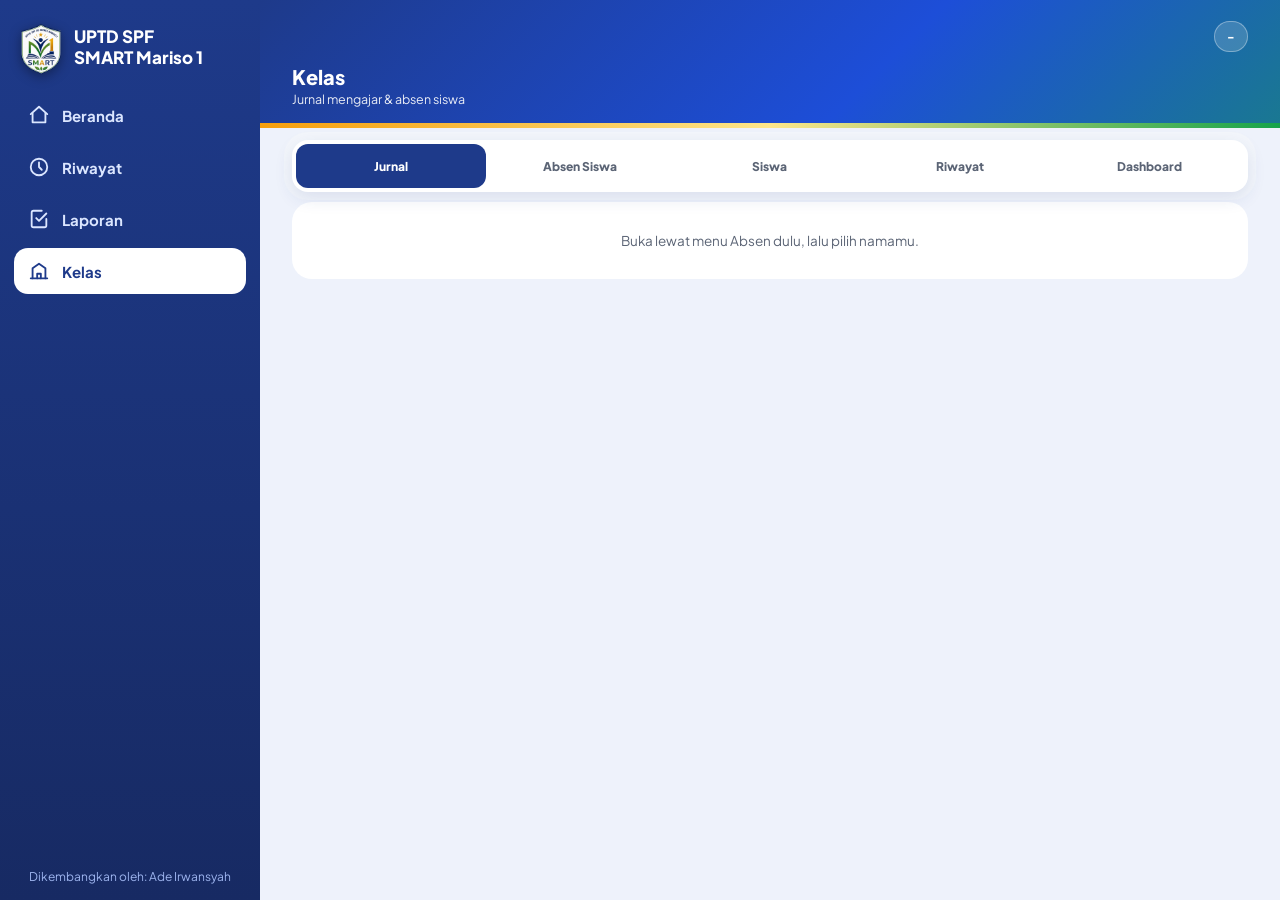
<file: kelas.html>
<!DOCTYPE html>
<html lang="id">
<head>
<meta charset="UTF-8">
<meta name="viewport" content="width=device-width, initial-scale=1, viewport-fit=cover">
<meta name="theme-color" content="#1e3a8a">
<meta name="apple-mobile-web-app-capable" content="yes">
<meta name="mobile-web-app-capable" content="yes">
<meta name="apple-mobile-web-app-title" content="SMART Mariso 1">
<link rel="manifest" href="manifest.webmanifest">
<link rel="icon" type="image/png" href="ikon-192.png">
<link rel="apple-touch-icon" href="apple-touch-icon.png">
<link rel="preconnect" href="https://fonts.googleapis.com">
<link href="https://fonts.googleapis.com/css2?family=Plus+Jakarta+Sans:wght@500;600;700;800&display=swap" rel="stylesheet" media="print" onload="this.media='all'">
<script src="config.js"></script>
<script src="api.js"></script>
<title>Kelas</title>
<style>
* { box-sizing: border-box; -webkit-tap-highlight-color: transparent; }
:root { --bg:#F3F6FB; --card:#fff; --line:#E6EAF2; --muted:#5B6475; --ink:#14213D; --ok:#16a34a; --okbg:#f3fbf5; --blue:#1d4ed8; --warn:#fff7e0; --warnink:#7a4a00; --info:#e8efff; --infoink:#1e3a8a; }
@media (prefers-color-scheme: dark) { :root { --bg:#0b0b0f; --card:#1c1c24; --line:rgba(255,255,255,.10); --muted:#A8AFBF; --ink:#F2F2F7; --okbg:rgba(34,197,94,.10); --warn:rgba(245,158,11,.14); --warnink:#FBBF4D; --info:rgba(100,130,255,.16); --infoink:#C9D6FF; } }
html { background: var(--bg); }
body { margin: 0; background: var(--bg); color: var(--ink); min-height: 100vh; padding-bottom: 130px; -webkit-font-smoothing: antialiased; font-family: "Plus Jakarta Sans", -apple-system, BlinkMacSystemFont, "SF Pro Display", Roboto, Arial, sans-serif; }
button, input, textarea { font-family: inherit; }
.ban { max-width: 440px; margin: 0 auto; background: linear-gradient(135deg, #1e3a8a 0%, #1d4ed8 60%, #16a34a 140%); color: #fff; padding: calc(10px + env(safe-area-inset-top, 0px)) 18px 22px; position: relative; border-radius: 0 0 30px 30px; }
.ban::after { content: ""; position: absolute; left: 0; right: 0; bottom: 0; height: 5px; background: linear-gradient(90deg, #f59e0b, #fde68a, #16a34a); border-radius: 0 0 30px 30px; }
.bt { display: flex; align-items: center; gap: 11px; }
.bt img { width: 40px; height: auto; filter: drop-shadow(0 3px 6px rgba(0,0,0,.35)); }
.bt small { display: block; font-size: 11px; opacity: .85; font-weight: 600; }
.bt b { font-size: 15px; font-weight: 800; }
.pw { margin-left: auto; max-width: 52%; text-align: right; }
.kls { font-size: 11.5px; font-weight: 700; opacity: .92; margin-top: 4px; padding-right: 6px; white-space: nowrap; overflow: hidden; text-overflow: ellipsis; }
.kls:empty { display: none; }
.pill { max-width: 100%; display: inline-block; font-size: 12px; font-weight: 800; padding: 7px 12px; border-radius: 999px; background: rgba(255,255,255,.16); border: 1px solid rgba(255,255,255,.34); white-space: nowrap; overflow: hidden; text-overflow: ellipsis; }
.g1 { font-size: 20px; font-weight: 800; margin-top: 8px; }
.g2 { font-size: 12.5px; opacity: .9; margin-top: 2px; }
.wrap { max-width: 440px; margin: 12px auto 0; padding: 0 12px; position: relative; }
.mrow { display: flex; align-items: center; justify-content: space-between; background: var(--card); border-radius: 16px; padding: 6px; margin-bottom: 10px; box-shadow: 0 6px 16px rgba(30,58,138,.08); }
.mrow button { width: 40px; height: 36px; border: 0; background: transparent; color: var(--ink); border-radius: 12px; display: flex; align-items: center; justify-content: center; }
.mrow button:disabled { opacity: .3; }
.mrow svg { width: 20px; height: 20px; }
.mrow b { font-size: 14.5px; font-weight: 800; }
.wks { display: flex; gap: 6px; margin-bottom: 10px; overflow-x: auto; }
.wkb { flex: 1; min-width: 56px; text-align: center; font-size: 12.5px; font-weight: 800; color: var(--muted); background: var(--card); border: 0; border-radius: 12px; padding: 9px 0; box-shadow: 0 4px 12px rgba(30,58,138,.07); }
.wkb.a { background: #1e3a8a; color: #fff; }
.wkb:disabled { opacity: .45; }
.wkb i { display: block; width: 6px; height: 6px; border-radius: 50%; margin: 3px auto 0; background: transparent; }
.wkb.s i { background: var(--ok); }
.rent { font-size: 12px; color: var(--muted); font-weight: 600; margin: 0 4px 8px; }
.card { background: var(--card); border-radius: 20px; box-shadow: 0 8px 20px rgba(30,58,138,.10); overflow: hidden; }
@media (prefers-color-scheme: dark) { .card { box-shadow: 0 8px 20px rgba(0,0,0,.35); } }
.it { display: flex; gap: 12px; align-items: flex-start; padding: 14px 14px; border-top: 1px solid var(--line); width: 100%; background: transparent; border-left: 0; border-right: 0; border-bottom: 0; text-align: left; color: var(--ink); }
.it:first-child { border-top: 0; }
.cb { width: 28px; height: 28px; border-radius: 9px; border: 2px solid #94a3b8; flex-shrink: 0; display: flex; align-items: center; justify-content: center; color: #fff; margin-top: 1px; }
.cb svg { width: 17px; height: 17px; opacity: 0; }
.it.on { background: var(--okbg); }
.it.on .cb { background: var(--ok); border-color: var(--ok); } .it.on .cb svg { opacity: 1; }
.it:disabled { opacity: .7; }
.tx b { font-size: 14.5px; display: block; font-weight: 800; }
.tx small { font-size: 12px; color: var(--muted); font-weight: 600; display: block; margin-top: 2px; }
.cat { width: 100%; margin-top: 10px; padding: 12px 14px; font-size: 14px; border: 1px solid var(--line); border-radius: 14px; background: var(--card); color: var(--ink); outline: none; }
.cat:focus { border-color: var(--blue); }
.note { display: flex; gap: 8px; align-items: flex-start; border-radius: 14px; padding: 10px 12px; margin-top: 10px; font-size: 12px; line-height: 1.4; font-weight: 600; background: var(--info); color: var(--infoink); }
.note svg { width: 18px; height: 18px; flex-shrink: 0; margin-top: 1px; }
.note.w { background: var(--warn); color: var(--warnink); }
.btn { display: block; width: 100%; margin-top: 12px; border: 0; background: linear-gradient(135deg, #1d4ed8, #1e3a8a); color: #fff; text-align: center; font-weight: 800; font-size: 15px; padding: 14px; border-radius: 16px; box-shadow: 0 6px 16px rgba(30,58,138,.28); }
.btn:disabled { opacity: .55; box-shadow: none; }
.hint { text-align: center; font-size: 11.5px; color: var(--muted); font-weight: 600; margin-top: 8px; }
.st { margin-top: 10px; padding: 11px 13px; border-radius: 12px; font-size: 13px; font-weight: 700; display: none; }
.st.ok { display: block; background: #dcfce7; color: #15803d; } .st.err { display: block; background: #fee2e2; color: #b91c1c; }
@media (prefers-color-scheme: dark) { .st.ok { background: rgba(34,197,94,.18); color: #5EE08A; } .st.err { background: rgba(239,68,68,.18); color: #FF8F86; } }
.sk { height: 220px; border-radius: 20px; background: linear-gradient(90deg, var(--card), var(--line), var(--card)); background-size: 200% 100%; }
.badge { display: inline-block; font-size: 11px; font-weight: 800; padding: 3px 9px; border-radius: 99px; margin-left: 6px; vertical-align: middle; }
.badge.t { background: #fee2e2; color: #b91c1c; }
.tolak { background: #fef2f2; border: 1px solid #fecaca; color: #991b1b; border-radius: 14px; padding: 10px 12px; margin: 8px 0; font-size: 12.5px; font-weight: 600; line-height: 1.4; }
.tolak b { display: block; font-weight: 800; margin-bottom: 2px; }
@media (prefers-color-scheme: dark) { .tolak { background: rgba(239,68,68,.14); border-color: rgba(239,68,68,.35); color: #FF8F86; } .badge.t { background: rgba(239,68,68,.18); color: #FF8F86; } }
.badge.v { background: #dcfce7; color: #15803d; } .badge.m { background: #fef3c7; color: #b45309; }
.empty { text-align: center; padding: 30px 16px; color: var(--muted); font-size: 13.5px; background: var(--card); border-radius: 20px; }
.bnav { position: fixed; left: 50%; transform: translateX(-50%); bottom: calc(10px + env(safe-area-inset-bottom, 0px)); width: calc(100% - 24px); max-width: 416px; background: var(--card); border-radius: 22px; box-shadow: 0 8px 24px rgba(30,41,59,.18); padding: 8px 8px 6px; z-index: 60; }
.bn-row { display: flex; gap: 4px; }
.bnav a { flex: 1; text-decoration: none; text-align: center; padding: 7px 0; font-size: 12px; font-weight: 700; color: var(--muted); border-radius: 14px; }
.bnav a.on { background: #DBE6FB; color: #1E3A8A; }
.bnav a .ni { display: flex; justify-content: center; margin-bottom: 3px; } .bnav a svg { width: 22px; height: 22px; }
.bn-credit { text-align: center; font-size: 11px; color: var(--muted); margin-top: 3px; }
@media (prefers-color-scheme: dark) { .bnav a.on { background: #1E3A8A; color: #fff; } }
@media (min-width: 769px) { .ban, .wrap { max-width: 640px; } .bnav { max-width: 616px; } }
@media (prefers-reduced-motion: no-preference) { .sk { animation: sh 1.2s linear infinite; } @keyframes sh { to { background-position: -200% 0; } } }

.kg-salin{display:flex;flex-direction:column;align-items:flex-start;gap:2px;width:100%;min-height:48px;padding:10px 14px;margin:0 0 10px;border-radius:14px;border:1.5px dashed #22c55e;background:#ecfdf5;color:#166534;font-family:inherit;font-weight:800;font-size:13.5px;text-align:left}
.kg-salin small{font-weight:700;font-size:11.5px;opacity:.85}
@media (prefers-color-scheme: dark){.kg-salin{background:rgba(34,197,94,.14);color:#86EFAC;border-color:rgba(34,197,94,.55)}}
.kg-mx{font-weight:600;opacity:.65;font-size:11px}
.kg-ph{display:flex;gap:10px;flex-wrap:wrap;margin-top:4px}
.kg-pi{position:relative;width:68px;height:68px;border-radius:14px;overflow:hidden;background:rgba(100,116,139,.16);display:flex;align-items:center;justify-content:center}
.kg-pi img{width:100%;height:100%;object-fit:cover}.kg-pic{font-size:24px}
.kg-pi button{position:absolute;top:3px;right:3px;width:24px;height:24px;border-radius:50%;border:0;background:#ef4444;color:#fff;font-size:16px;line-height:1;font-weight:800;padding:0}
.kg-add{width:68px;height:68px;border-radius:14px;border:2px dashed var(--line,#94a3b8);background:transparent;color:var(--muted,#64748b);font-size:28px;font-family:inherit}

.kg-cetak{background:var(--card,#fff);border-radius:20px;padding:14px;margin:0 0 12px;box-shadow:0 6px 16px rgba(30,58,138,.08)}
.kg-cb{display:flex;gap:8px}.kg-cbtn{flex:1;margin:0;padding:12px 8px;font-size:13.5px}.kg-cbtn.alt{background:#e0e7ff;color:#1e3a8a;box-shadow:none}
@media (prefers-color-scheme: dark){.kg-cbtn.alt{background:rgba(99,102,241,.25);color:#C7D2FE}}
</style>
<style>
.seg{display:flex;background:var(--card);border-radius:16px;padding:4px;box-shadow:0 6px 18px rgba(30,58,138,.12);margin-bottom:10px}
.ban{position:sticky;top:0;z-index:40;transition:padding .18s}
.ban .g1,.ban .g2,.bt img{transition:all .18s}
.seg{top:var(--banh,0px)!important}
.seg{position:sticky;top:0;z-index:30;box-shadow:0 6px 18px rgba(30,58,138,.12),0 0 0 8px var(--bg)}
.seg button{flex:1;border:0;background:transparent;padding:10px 0;border-radius:12px;font-size:13.5px;font-weight:800;color:var(--muted);font-family:inherit}
.seg button.on{background:#1e3a8a;color:#fff}
.pj-sum{background:var(--card);border-radius:20px;padding:14px;box-shadow:0 8px 20px rgba(30,58,138,.10);margin-bottom:6px}
.pj-sum .r{display:flex;align-items:center;gap:8px}.pj-sum .r b{font-size:14px}.pj-sum .sp{flex:1}.pj-sum .n{color:#1e3a8a;font-weight:800;white-space:nowrap}
.pj-bar{height:8px;border-radius:99px;background:rgba(100,116,139,.2);overflow:hidden;margin-top:8px}.pj-bar i{display:block;height:100%;background:linear-gradient(90deg,#1d4ed8,#22c55e);border-radius:99px}
.pj-h{font-size:11.5px;font-weight:800;color:var(--muted);letter-spacing:.04em;text-transform:uppercase;margin:16px 4px 6px}
.pj-it{border-top:1px solid var(--line);padding:11px 14px}.pj-it:first-child{border-top:0}
.pj-row{display:flex;align-items:center;gap:12px;width:100%;background:transparent;border:0;padding:0;text-align:left;font-family:inherit;color:inherit}
.pj-row b{font-size:14px;font-weight:700}
.pj-it.on .cb{background:var(--ok);border-color:var(--ok)}.pj-it.on .cb svg{opacity:1}
.pj-lnk{display:none;width:calc(100% - 40px);margin:8px 0 0 40px;padding:10px 12px;font-size:13px;border:1px solid var(--line);border-radius:12px;background:var(--card);color:var(--ink);font-family:inherit}
.pj-it.on .pj-lnk,.pj-it.wj .pj-lnk,.pj-it.ed .pj-lnk{display:block}.pj-it.kunci .pj-lnk{display:none}
.pj-btns{display:flex;gap:8px;margin:8px 0 0 40px;flex-wrap:wrap;align-items:center}
.pj-b{border:0;border-radius:10px;padding:8px 14px;font-family:inherit;font-weight:800;font-size:12.5px;text-decoration:none;display:inline-block;line-height:1.2}
.pj-b.sv{background:#1d4ed8;color:#fff}.pj-b.ub{background:#e0e7ff;color:#1e3a8a}.pj-b.lh{background:#dcfce7;color:#166534}.pj-b.bt{background:transparent;color:var(--muted)}.pj-b[disabled]{opacity:.55}
.pj-tk{font-size:11.5px;font-weight:800;color:#15803d;margin-left:auto}.pj-it .pj-row{align-items:center}
.pj-m{margin:6px 0 0 40px;font-size:12px;font-weight:700}.pj-m.err{color:#b91c1c}.pj-m.ok{color:#15803d}
.pj-kirim{margin-top:14px}.btn[disabled]{opacity:.5;box-shadow:none}
@media (prefers-color-scheme: dark){.pj-b.ub{background:rgba(99,102,241,.25);color:#C7D2FE}.pj-b.lh{background:rgba(34,197,94,.18);color:#5EE08A}.pj-tk,.pj-m.ok{color:#5EE08A}.pj-m.err{color:#FF8F86}}.pj-it.wj .pj-lnk.bad{border-color:#dc2626;box-shadow:0 0 0 3px rgba(220,38,38,.15)}.pj-need{margin:6px 0 0 40px;font-size:12px;font-weight:700;color:#b91c1c;display:none}.pj-it.wj .pj-need.show{display:block}
.pj-rev{background:#fef2f2;border:1px solid #fecaca;color:#991b1b;border-radius:14px;padding:10px 12px;margin:0 0 8px;font-size:12.5px;font-weight:600;line-height:1.4}.pj-rev b{display:block;font-weight:800;margin-bottom:2px}
.pj-it.rv{background:#fef2f2}.pj-ntc{margin:6px 0 0 40px;font-size:12px;font-weight:700;color:#b91c1c}
.pj-ok{background:#f0fdf4;border:1px solid #bbf7d0;color:#166534;border-radius:14px;padding:10px 12px;margin:0 0 8px;font-size:12.5px;font-weight:800}
@media (prefers-color-scheme: dark){.pj-it.rv{background:rgba(239,68,68,.12)}.pj-ntc{color:#FF8F86}.seg button.on{background:#3b6cf0}.pj-sum .n{color:#9DB7FF}.pj-rev{background:rgba(239,68,68,.14);border-color:rgba(239,68,68,.35);color:#FF8F86}.pj-ok{background:rgba(34,197,94,.14);border-color:rgba(34,197,94,.35);color:#5EE08A}}
</style>
<style>
/* ===== Animasi ikon menu bawah (halus; mati otomatis kalau HP memilih "kurangi gerakan") ===== */
.bnav .bn-row > * { -webkit-tap-highlight-color: transparent; transition: background-color .28s ease, color .28s ease, transform .15s ease; }
.bnav .bn-row > *:active { transform: scale(.92); }
.bnav .bn-row > .on .ni svg, .bnav .bn-row > [aria-current] .ni svg { animation: ni-pop .55s cubic-bezier(.34,1.56,.64,1) both; }
.bnav .bn-row > .on, .bnav .bn-row > [aria-current] { animation: ni-pill .35s ease-out both; }
.bnav .bn-row > :nth-child(1).on .ni svg { animation-name: ni-hop; animation-duration: .6s; }
.bnav .bn-row > :nth-child(2).on .ni svg path, .bnav .bn-row > :nth-child(2)[aria-current] .ni svg path { transform-box: view-box; transform-origin: 12px 12px; animation: ni-spin .9s cubic-bezier(.22,1,.36,1) both; }
.bnav .bn-row > :nth-child(3).on .ni svg path:first-child, .bnav .bn-row > :nth-child(3)[aria-current] .ni svg path:first-child { stroke-dasharray: 14; animation: ni-draw .6s .1s ease-out both; }
.bnav .bn-row > :nth-child(4).on .ni svg { animation-name: ni-shield; animation-duration: .7s; }
@keyframes ni-pop { 0% { transform: scale(.55); opacity: .4; } 60% { transform: scale(1.18); opacity: 1; } 100% { transform: scale(1); } }
@keyframes ni-hop { 0% { transform: translateY(6px) scale(.8); } 45% { transform: translateY(-5px) scale(1.12); } 70% { transform: translateY(1px); } 100% { transform: none; } }
@keyframes ni-spin { from { transform: rotate(-300deg); } to { transform: rotate(0); } }
@keyframes ni-draw { from { stroke-dashoffset: 14; } to { stroke-dashoffset: 0; } }
@keyframes ni-shield { 0% { transform: scale(.6) rotate(-12deg); } 55% { transform: scale(1.15) rotate(6deg); } 100% { transform: none; } }
@keyframes ni-pill { from { opacity: .35; transform: scale(.9); } to { opacity: 1; transform: none; } }
@media (prefers-reduced-motion: reduce) { .bnav .bn-row > *, .bnav .bn-row > * .ni svg, .bnav .bn-row > * .ni svg path { animation: none !important; transition: none !important; } }
</style>
<style>
.seg button{font-size:12.5px}
.rw-sum{display:flex;gap:8px;margin-bottom:4px}.rw-sum div{flex:1;background:var(--card);border-radius:16px;padding:10px 6px;text-align:center;box-shadow:0 6px 16px rgba(30,58,138,.08)}
.rw-sum b{display:block;font-size:20px;font-weight:800;color:#1e3a8a}.rw-sum small{font-size:11px;font-weight:700;color:var(--muted)}
.rw-m{background:var(--card);border-radius:20px;margin-top:12px;box-shadow:0 8px 20px rgba(30,58,138,.08);overflow:hidden}
.rw-h{display:flex;align-items:center;gap:12px;width:100%;background:transparent;border:0;padding:14px;text-align:left;font-family:inherit;color:inherit}
.rw-sc{width:54px;height:54px;border-radius:50%;display:flex;flex-direction:column;align-items:center;justify-content:center;color:#fff;background:linear-gradient(135deg,#1d4ed8,#16a34a);flex-shrink:0}.rw-sc b{font-size:19px;line-height:1}.rw-sc small{font-size:8.5px;font-weight:700;opacity:.9}
.rw-sc.c{background:linear-gradient(135deg,#d97706,#f59e0b)}.rw-sc.k{background:linear-gradient(135deg,#dc2626,#f87171)}.rw-sc.kosong{background:rgba(100,116,139,.18);color:var(--muted)}.rw-sc.kosong b{font-size:15px}
.rw-t{flex:1;min-width:0}.rw-t b{display:block;font-size:15px;font-weight:800}.rw-t small{font-size:12px;color:var(--muted);font-weight:600}
.rw-chip{flex-shrink:0;font-size:10.5px;font-weight:800;padding:3px 9px;border-radius:99px}.rw-chip.v{background:#dcfce7;color:#15803d}.rw-chip.m{background:#fef3c7;color:#b45309}.rw-chip.r{background:#ffedd5;color:#c2410c}.rw-chip.b{background:rgba(100,116,139,.18);color:var(--muted)}
.rw-det{display:none;padding:0 14px 14px}.rw-m.buka .rw-det{display:block}
.rw-row{display:flex;align-items:center;gap:8px;margin:7px 0;font-size:12.5px;font-weight:700}.rw-row span:first-child{width:86px;flex-shrink:0}.rw-bar{flex:1;height:8px;border-radius:99px;background:rgba(100,116,139,.2);overflow:hidden}.rw-bar i{display:block;height:100%;background:linear-gradient(90deg,#1d4ed8,#22c55e)}.rw-row em{font-style:normal;width:38px;text-align:right;color:var(--muted)}
.rw-wk{background:rgba(100,116,139,.12);border-radius:14px;padding:10px 12px;margin-top:8px}.rw-wk>b{font-size:12.5px}.rw-wk>b span{font-weight:600;color:var(--muted)}
.rw-wi{font-size:12.5px;font-weight:600;padding:2px 0}.rw-wi.y::before{content:"\2713  ";color:#15803d;font-weight:800}.rw-wi.n{color:var(--muted)}.rw-wi.n::before{content:"\2715  ";color:#b91c1c;font-weight:800}
.rw-cat{margin-top:6px;font-size:12px;font-style:italic;color:var(--muted);word-break:break-word}.rw-al{margin-top:6px;font-size:12px;font-weight:700;color:#b91c1c}.rw-kosong{font-size:12.5px;color:var(--muted);margin-top:8px}
@media (prefers-color-scheme: dark){.rw-sum b{color:#9DB7FF}.rw-chip.v{background:rgba(34,197,94,.18);color:#5EE08A}.rw-chip.m{background:rgba(245,158,11,.18);color:#FBBF4D}.rw-chip.r{background:rgba(249,115,22,.2);color:#FDBA74}.rw-wi.y::before{color:#5EE08A}.rw-wi.n::before,.rw-al{color:#FF8F86}}
.pj-b.up{background:#eff6ff;color:#1d4ed8}@media (prefers-color-scheme: dark){.pj-b.up{background:rgba(59,130,246,.22);color:#BFD3FF}}
</style>
<style>
/* ===== Tab Kegiatan & 8 Standar ===== */
.seg button{min-height:44px;font-size:12px;padding:0 2px}
.kg-card{background:var(--card);border-radius:20px;padding:14px;box-shadow:0 8px 20px rgba(30,58,138,.10);margin-bottom:10px}
.kg-h{font-size:15px;font-weight:800}
.kg-lbl{display:block;font-size:12px;font-weight:800;color:var(--muted);margin:12px 2px 6px}
.kg-lbl2{display:flex;align-items:center;justify-content:space-between}.kg-lbl2 em{font-style:normal;font-weight:700}
.kg-in{display:block;width:100%;min-height:44px;padding:11px 12px;font-size:14px;border:1px solid var(--line);border-radius:12px;background:var(--card);color:var(--ink);font-family:inherit;outline:none;margin-bottom:8px}
.kg-lbl+.kg-in{margin-bottom:0}
.kg-in:focus{border-color:var(--blue)}
textarea.kg-in{resize:vertical;min-height:84px}
.kg-chips{display:flex;flex-wrap:wrap;gap:8px}
.kg-chip{min-height:44px;padding:0 14px;border-radius:999px;border:1px solid var(--line);background:var(--card);color:var(--ink);font-weight:700;font-size:13px;font-family:inherit}
.kg-chip.on{background:#1e3a8a;color:#fff;border-color:#1e3a8a}
.kg-bd{font-size:10.5px;font-weight:800;padding:3px 9px;border-radius:99px;background:rgba(100,116,139,.18);color:var(--muted)}
.kg-bd.w{background:#fee2e2;color:#b91c1c}
.kg-pick{min-height:44px;display:inline-flex;align-items:center;cursor:pointer}
.kg-fn{font-size:12.5px;font-weight:700;color:var(--ink);word-break:break-all;flex:1;min-width:0}
.kg-card .btn{min-height:48px}
.kg-card .btn+.btn{background:transparent;color:var(--muted);box-shadow:none;border:1px solid var(--line);margin-top:8px}
.kg-nav{margin-top:12px}.kg-nav button{width:44px;height:44px}
.kg-it{background:var(--card);border-radius:18px;padding:12px 14px;margin-top:10px;box-shadow:0 6px 16px rgba(30,58,138,.08)}
.kg-it.del{opacity:.85}.kg-it.del .kg-ket{text-decoration:line-through;color:var(--muted)}
.kg-r1{display:flex;align-items:center;gap:8px;flex-wrap:wrap}
.kg-tgl{font-size:12px;font-weight:700;color:var(--muted)}
.kg-jn{font-size:11px;font-weight:800;padding:3px 10px;border-radius:99px;background:var(--info);color:var(--infoink)}
.kg-it{cursor:pointer}.kg-cv{margin-left:auto;font-size:15px;color:var(--muted);transition:transform .2s}.kg-it.buka .kg-cv{transform:rotate(180deg)}
.kg-it:not(.buka) .kg-ket{display:-webkit-box;-webkit-line-clamp:1;-webkit-box-orient:vertical;overflow:hidden;white-space:normal}.kg-det{display:none}.kg-it.buka .kg-det{display:block}.kg-it .kg-ft{cursor:default}
.kg-ket{margin:8px 0 6px;font-size:14px;font-weight:600;line-height:1.45;word-break:break-word;white-space:pre-wrap}
.kg-ft{display:flex;align-items:center;gap:8px;flex-wrap:wrap}
.kg-ok{font-size:11.5px;font-weight:800;color:#15803d}.kg-kc{font-size:11.5px;font-weight:800;color:var(--muted)}
.kg-ft a{font-size:12.5px;font-weight:800;color:#1d4ed8;min-height:44px;display:inline-flex;align-items:center}
.kg-ac{display:flex;gap:8px;margin-left:auto}
.kg-ac .pj-b{min-height:44px;min-width:64px}
.pj-b.dl{background:#fee2e2;color:#b91c1c}
.sd-pj{font-size:12px;font-weight:700;color:var(--muted);margin:8px 0}
.sd-bk{display:flex;gap:8px;align-items:center;border-top:1px solid var(--line);padding:10px 0}
.sd-bt{flex:1;min-width:0}.sd-bt b{display:block;font-size:13.5px;word-break:break-word}.sd-bt span{display:block;font-size:12.5px;font-weight:600;margin-top:2px;word-break:break-word}.sd-bt small{display:block;font-size:11.5px;color:var(--muted);font-weight:600;margin-top:2px}
.sd-ac{display:flex;gap:6px;flex-shrink:0}.sd-ac .pj-b{min-height:44px;display:inline-flex;align-items:center}
.std-form{border-top:1px solid var(--line);margin-top:8px;padding-top:10px}
.sd-ft{font-size:13px;font-weight:800;margin-bottom:8px}.sd-atau{text-align:center;font-size:11.5px;font-weight:700;color:var(--muted);margin:2px 0 8px}
.std-form .btn{min-height:48px;margin-top:10px}
.sd-hint{font-size:12px;font-weight:600;color:var(--muted);margin-top:8px}
@media (prefers-color-scheme: dark){.kg-chip.on{background:#3b6cf0;border-color:#3b6cf0}.kg-bd.w{background:rgba(239,68,68,.18);color:#FF8F86}.kg-ok{color:#5EE08A}.kg-ft a{color:#9DB7FF}.pj-b.dl{background:rgba(239,68,68,.18);color:#FF8F86}}
</style>
<style>
.k-sub{font-size:12px;font-weight:700;color:var(--muted);margin:2px 4px 8px}
.k-top{display:flex;gap:8px;margin-bottom:10px}.k-top .btn{margin:0;padding:12px}
.k-sis{display:flex;align-items:center;gap:8px;padding:9px 12px;border-top:1px solid var(--line)}.k-sis:first-child{border-top:0}
.k-sis b{flex:1;min-width:0;font-size:13.5px;font-weight:700;word-break:break-word}.k-no{width:22px;color:var(--muted);font-size:12px;font-weight:700}
.k-sb{display:flex;gap:5px}.k-sb button{width:40px;height:40px;border-radius:12px;border:1px solid var(--line);background:var(--card);color:var(--muted);font-weight:800;font-size:13px;font-family:inherit}
.k-sb button.on[data-s="S"]{background:#fef3c7;border-color:#f59e0b;color:#b45309}.k-sb button.on[data-s="I"]{background:#dbeafe;border-color:#3b82f6;color:#1d4ed8}
.k-sb button.on[data-s="A"]{background:#fee2e2;border-color:#ef4444;color:#b91c1c}.k-sb button.on[data-s="T"]{background:#ede9fe;border-color:#8b5cf6;color:#6d28d9}
.k-st{font-size:11px;font-weight:800;padding:3px 10px;border-radius:99px}.k-st.S{background:#fef3c7;color:#b45309}.k-st.I{background:#dbeafe;color:#1d4ed8}.k-st.A{background:#fee2e2;color:#b91c1c}.k-st.T{background:#ede9fe;color:#6d28d9}.k-st.H{background:#dcfce7;color:#15803d}
.k-stick{position:sticky;top:calc(var(--banh,0px) + var(--segh,56px) + 8px);z-index:25;background:var(--bg);padding:6px 0 2px;margin:0 0 6px;box-shadow:0 -6px 0 0 var(--bg)}.k-stick .k-ring{margin:0 0 8px}
.k-ring{display:flex;gap:6px;margin:0 0 10px}.k-ring div{flex:1;background:var(--card);border-radius:14px;padding:8px 2px;text-align:center;box-shadow:0 4px 12px rgba(30,58,138,.08)}.k-ring b{display:block;font-size:18px;font-weight:800}.k-ring small{font-size:10.5px;font-weight:700;color:var(--muted)}
.k-jam{display:flex;flex-wrap:wrap;gap:6px}.k-jam button{width:44px;height:44px;border-radius:12px;border:1px solid var(--line);background:var(--card);color:var(--ink);font-weight:800;font-family:inherit}.k-jam button.on{background:#1e3a8a;color:#fff;border-color:#1e3a8a}
.k-info{background:var(--info);color:var(--infoink);border-radius:14px;padding:11px 13px;font-size:12.5px;font-weight:600;line-height:1.45;margin-bottom:10px}
.k-fo{display:flex;align-items:center;gap:8px;margin-top:6px}.k-fo span{flex:1;min-width:0;font-size:12.5px;font-weight:700;word-break:break-all}
.k-dt{display:flex;gap:8px;align-items:center;background:var(--card);border-radius:16px;padding:6px;margin-bottom:10px;box-shadow:0 6px 16px rgba(30,58,138,.08)}.k-dt b{flex:1;text-align:center;font-size:14px;font-weight:800}.k-dt button{width:44px;height:40px;border:0;background:transparent;color:var(--ink);border-radius:12px}.k-dt button:disabled{opacity:.3}.k-dt svg{width:20px;height:20px}
@media (prefers-color-scheme: dark){.k-sb button.on[data-s="S"]{background:rgba(245,158,11,.2);color:#FBBF4D}.k-sb button.on[data-s="I"]{background:rgba(59,130,246,.22);color:#BFD3FF}.k-sb button.on[data-s="A"]{background:rgba(239,68,68,.2);color:#FF8F86}.k-sb button.on[data-s="T"]{background:rgba(139,92,246,.22);color:#D4C4FF}.k-jam button.on{background:#3b6cf0;border-color:#3b6cf0}}
.bnav .bn-row > :nth-child(4).on .ni svg{animation-name:ni-hop;animation-duration:.6s}
</style>
<style>
/* ===== Siswa (data lengkap) + tombol H dan WA di Absen Siswa ===== */
.k-sb{gap:4px}.k-sb button{width:34px}
.k-sb button.on[data-s="H"]{background:#dcfce7;border-color:#22c55e;color:#15803d}
.k-wa{width:42px;height:42px;border-radius:13px;border:0;display:flex;align-items:center;justify-content:center;flex-shrink:0;background:#25D366;color:#fff;box-shadow:0 4px 10px rgba(37,211,102,.35)}
.k-wa svg{width:22px;height:22px}.k-wa:disabled{background:rgba(100,116,139,.18);color:rgba(100,116,139,.55);box-shadow:none}
.k-sis{gap:6px;padding:9px 10px}.k-sis small.nh{display:block;font-size:11px;font-weight:700;color:#b45309;margin-top:1px}
.k-nm{flex:1;min-width:0}.k-nm b{display:block;font-size:13.5px;font-weight:700;word-break:break-word}
.wa-sh{position:fixed;inset:0;background:rgba(0,0,0,.45);display:none;align-items:flex-end;justify-content:center;z-index:90}.wa-sh.on{display:flex}
.wa-sp{width:100%;max-width:440px;background:var(--card);border-radius:24px 24px 0 0;padding:16px 16px calc(16px + env(safe-area-inset-bottom,0px))}
.wa-sp h3{margin:0 0 2px;font-size:15px}.wa-to{font-size:12px;color:var(--muted);font-weight:700;margin-bottom:10px}
.wa-msg{width:100%;min-height:170px;border:1px solid var(--line);border-radius:14px;padding:12px;font:13.5px/1.5 inherit;background:#dcf8c6;color:#111;resize:vertical}
.btn.wab{background:#25D366;display:flex;align-items:center;justify-content:center;gap:8px;box-shadow:0 6px 16px rgba(37,211,102,.35)}
.btn.sw-add{margin:0 0 10px;border:2px dashed #22c55e;background:#ecfdf5;color:#166534;box-shadow:none}
.btn.sw-alt{margin:0 0 10px;background:transparent;color:var(--muted);box-shadow:none;border:1px solid var(--line)}
.sw-jk{display:flex;gap:8px}.sw-jk button{flex:1;min-height:46px;border-radius:12px;border:1px solid var(--line);background:var(--card);color:var(--ink);font-weight:800;font-size:13px}
.sw-jk button.on[data-j="L"]{background:#dbeafe;border-color:#3b82f6;color:#1d4ed8}.sw-jk button.on[data-j="P"]{background:#fce7f3;border-color:#ec4899;color:#be185d}
.sw-r{display:flex;align-items:center;gap:10px;padding:11px 12px;border-top:1px solid var(--line)}.sw-r:first-child{border-top:0}
.sw-av{width:38px;height:38px;border-radius:50%;display:flex;align-items:center;justify-content:center;font-weight:800;font-size:13px;flex-shrink:0;background:rgba(100,116,139,.2);color:var(--muted)}
.sw-av.L{background:#dbeafe;color:#1d4ed8}.sw-av.P{background:#fce7f3;color:#be185d}
.sw-tx{flex:1;min-width:0}.sw-tx b{display:block;font-size:14px;font-weight:700;word-break:break-word}.sw-tx small{display:block;font-size:11.5px;color:var(--muted);font-weight:600;margin-top:2px;word-break:break-word}
.sw-tg{display:inline-block;font-size:10.5px;font-weight:800;padding:2px 8px;border-radius:99px;margin-top:4px;background:#fef3c7;color:#b45309}
.sw-r .pj-b{min-width:56px;min-height:40px}
@media (prefers-color-scheme: dark){.k-sb button.on[data-s="H"]{background:rgba(34,197,94,.2);color:#5EE08A}.btn.sw-add{background:rgba(34,197,94,.14);color:#86EFAC}.wa-msg{background:#054640;color:#E9EDEF}.sw-av.L{background:rgba(59,130,246,.22);color:#BFD3FF}.sw-av.P{background:rgba(236,72,153,.22);color:#F9A8D4}.sw-tg,.k-sis small.nh{color:#FBBF4D}.sw-tg{background:rgba(245,158,11,.18)}.sw-jk button.on[data-j="L"]{background:rgba(59,130,246,.22);color:#BFD3FF}.sw-jk button.on[data-j="P"]{background:rgba(236,72,153,.22);color:#F9A8D4}}
</style>
<style>
.sw-bar{display:flex;align-items:center;justify-content:space-between;gap:10px;margin:0 0 8px}
.sw-ck{display:inline-flex;align-items:center;gap:8px;font-size:13px;font-weight:700;color:var(--ink);cursor:pointer;min-height:40px;min-width:32px}
.sw-ck input{width:20px;height:20px;accent-color:#dc2626;flex-shrink:0;margin:0}
.sw-del{border:0;border-radius:10px;padding:9px 16px;font-family:inherit;font-weight:800;font-size:12.5px;background:#dc2626;color:#fff;min-height:40px}.sw-del[disabled]{background:rgba(100,116,139,.2);color:var(--muted)}
.sw-r.pl{background:rgba(220,38,38,.07)}
.sw-ov{position:fixed;inset:0;background:rgba(0,0,0,.5);z-index:9999;display:flex;align-items:center;justify-content:center;padding:18px}
.sw-md{background:var(--card);color:var(--ink);border-radius:20px;width:100%;max-width:420px;max-height:86vh;display:flex;flex-direction:column;box-shadow:0 20px 50px rgba(0,0,0,.35);overflow:hidden}
.sw-md h3{margin:0;padding:18px 18px 4px;font-size:17px;font-weight:800}
.sw-md p{margin:0;padding:0 18px 10px;font-size:13px;color:var(--muted);line-height:1.45}
.sw-ml{margin:0 18px;border:1px solid var(--line);border-radius:12px;overflow-y:auto;flex:1;min-height:60px}
.sw-mi{display:flex;gap:8px;padding:9px 12px;border-top:1px solid var(--line);font-size:13px}.sw-mi:first-child{border-top:0}
.sw-mi i{font-style:normal;color:var(--muted);font-weight:700;min-width:22px}.sw-mi b{display:block;font-weight:700;word-break:break-word}.sw-mi small{color:var(--muted);font-size:11.5px}
.sw-ms{padding:8px 18px 0;font-size:12.5px;font-weight:700;color:#b91c1c;min-height:18px}
.sw-mb{display:flex;gap:10px;padding:14px 18px 18px}.sw-mb button{flex:1;border:0;border-radius:12px;min-height:46px;font-family:inherit;font-weight:800;font-size:14px}
.sw-mb .no{background:rgba(100,116,139,.18);color:var(--ink)}.sw-mb .ya{background:#dc2626;color:#fff}.sw-mb button[disabled]{opacity:.55}
.sw-bar{flex-wrap:wrap}.sw-bt{display:flex;gap:8px}
.sw-nk{border:0;border-radius:10px;padding:9px 14px;font-family:inherit;font-weight:800;font-size:12.5px;background:#1d4ed8;color:#fff;min-height:40px}.sw-nk[disabled]{opacity:.55}
.sw-mb .ya.bl{background:#1d4ed8}
.sw-sel{margin:0 18px 10px!important;width:calc(100% - 36px)!important;box-sizing:border-box}
.rw-r{padding:11px 12px;border-top:1px solid var(--line);cursor:pointer}.rw-r:first-child{border-top:0}
.rw-h{display:flex;align-items:center;gap:10px}.rw-h b{flex:1;min-width:0;font-size:13.5px;font-weight:700;word-break:break-word}
.rw-c{display:flex;gap:4px;flex-wrap:wrap;margin:6px 0 0 32px}.rw-p{font-size:12px;font-weight:800;color:var(--muted);min-width:46px;text-align:right}
.rw-d{display:none;margin:8px 0 0 32px;font-size:12.5px;color:var(--muted);line-height:1.7}
/* ===== Input data siswa (panduan, tempel lengkap, lengkapi cepat) ===== */
.sx-step{display:flex;gap:12px;padding:14px 0;border-top:1px solid var(--line)}.sx-step:first-of-type{border-top:0}
.sx-num{width:30px;height:30px;border-radius:50%;background:rgba(100,116,139,.18);color:var(--muted);display:flex;align-items:center;justify-content:center;font-weight:800;font-size:14px;flex-shrink:0}
.sx-step.now .sx-num{background:#1e3a8a;color:#fff}.sx-step.lock{opacity:.6}
.sx-tx{flex:1;min-width:0}.sx-tx b{display:block;font-size:14px;font-weight:800}.sx-tx small{display:block;font-size:12px;color:var(--muted);font-weight:600;line-height:1.45;margin-top:2px}
.sx-tg{display:inline-block;font-style:normal;font-size:10px;font-weight:800;padding:2px 8px;border-radius:99px;background:rgba(100,116,139,.16);color:var(--muted);margin-left:6px;vertical-align:1px}.sx-tg.r{background:#fee2e2;color:#b91c1c}
.sx-tip{background:var(--info);color:var(--infoink);border-radius:14px;padding:11px 13px;font-size:12.5px;font-weight:600;line-height:1.45;margin:2px 0 10px}
.sx-tabs{display:flex;background:rgba(100,116,139,.14);border-radius:12px;padding:3px;margin:10px 0}.sx-tabs button{flex:1;min-height:40px;border:0;background:transparent;border-radius:10px;font-weight:800;font-size:12.5px;color:var(--muted)}.sx-tabs button.on{background:#1e3a8a;color:#fff}
.sx-cols{display:flex;flex-wrap:wrap;gap:5px;margin:0 0 10px;align-items:center}.sx-cols span{font-size:11.5px;font-weight:800;padding:5px 10px;border-radius:99px;background:var(--info);color:var(--infoink)}.sx-cols i{font-style:normal;color:var(--muted);font-weight:800;font-size:12px}
.sx-cnt{display:flex;gap:10px;flex-wrap:wrap;font-size:12px;font-weight:800;color:var(--muted);margin:8px 2px 0}.sx-cnt .g{color:#15803d}.sx-cnt .w{color:#b45309}.sx-cnt .e{color:#b91c1c}
.sx-h{font-size:12px;font-weight:800;color:var(--muted);margin:14px 2px 6px}
.sx-pr{padding:11px 12px;border-top:1px solid var(--line)}.sx-pr:first-child{border-top:0}.sx-pr.bad{background:rgba(239,68,68,.10)}
.sx-t{display:flex;align-items:center;gap:8px}.sx-t b{flex:1;min-width:0;font-size:13.5px;font-weight:800;word-break:break-word}.sx-t em{font-style:normal;font-size:11px;font-weight:800;color:#b45309}.sx-t em.g{color:var(--muted)}
.sx-ic{width:22px;height:22px;border-radius:50%;display:flex;align-items:center;justify-content:center;font-size:12px;font-weight:800;flex-shrink:0;background:#dcfce7;color:#15803d}.sx-ic.w{background:#fef3c7;color:#b45309}.sx-ic.e{background:#ef4444;color:#fff}
.sx-ed{min-width:56px;height:36px;border-radius:11px;border:1px solid var(--line);background:var(--card);color:var(--infoink);font-weight:800;font-size:12px}.sx-pr.bad .sx-ed{border-color:#ef4444;color:#b91c1c}
.sx-tags{display:flex;flex-wrap:wrap;gap:4px;margin:7px 0 0 30px}.sx-tags span{font-size:10.5px;font-weight:800;padding:2px 8px;border-radius:99px;background:rgba(100,116,139,.16);color:var(--muted)}.sx-tags .L{background:#dbeafe;color:#1d4ed8}.sx-tags .P{background:#fce7f3;color:#be185d}.sx-tags .x{background:#fef3c7;color:#b45309}
.sx-msg{margin:7px 0 0 30px;font-size:11.5px;font-weight:700;color:#b91c1c;line-height:1.4}.sx-m{color:var(--muted);font-weight:600}
.sx-f{display:flex;gap:6px;margin:0 0 10px;overflow-x:auto}.sx-f button{flex:0 0 auto;min-height:38px;padding:0 13px;border:1px solid var(--line);background:var(--card);border-radius:99px;font-size:12px;font-weight:800;color:var(--muted)}.sx-f button.on{background:#1e3a8a;border-color:#1e3a8a;color:#fff}
.sx-lr{padding:11px 12px;border-top:1px solid var(--line)}.sx-lr:first-child{border-top:0}
.sx-lt{display:flex;align-items:center;gap:8px}.sx-lt b{flex:1;min-width:0;font-size:13.5px;font-weight:800;word-break:break-word}
.sx-jk{display:flex;gap:4px}.sx-jk button{min-width:44px;height:40px;border-radius:11px;border:1px solid var(--line);background:var(--card);color:var(--ink);font-weight:800;font-size:13px}
.sx-jk button.on[data-j="L"]{background:#dbeafe;border-color:#3b82f6;color:#1d4ed8}.sx-jk button.on[data-j="P"]{background:#fce7f3;border-color:#ec4899;color:#be185d}
.sx-hp{margin:8px 0 0!important}.sx-hp.bad,.kg-in.bad{border-color:#ef4444}
.sx-hint{font-size:11px;font-weight:700;color:#b91c1c;margin:4px 2px 0;display:none}.sx-hint.on{display:block}
.sx-save{position:sticky;bottom:78px;padding-top:8px;background:linear-gradient(transparent,var(--bg) 30%)}
.btn.sx-lk{margin:0 0 10px;background:linear-gradient(135deg,#7c3aed,#5b21b6);box-shadow:0 6px 16px rgba(91,33,182,.28)}
.sw-tg.ok{background:#dcfce7;color:#15803d}
.sx-sh{position:fixed;inset:0;background:rgba(0,0,0,.5);display:none;align-items:flex-end;justify-content:center;z-index:99990}.sx-sh.on{display:flex}
.sx-sp{width:100%;max-width:440px;max-height:92vh;overflow:auto;background:var(--card);border-radius:24px 24px 0 0;padding:10px 16px calc(16px + env(safe-area-inset-bottom,0px))}
.sx-grip{width:40px;height:4px;border-radius:99px;background:var(--line);margin:0 auto 12px}
@media (prefers-color-scheme: dark){.sx-tg.r{background:rgba(239,68,68,.2);color:#FF8F86}.sx-ic{background:rgba(34,197,94,.18);color:#5EE08A}.sx-ic.w{background:rgba(245,158,11,.2);color:#FBBF4D}.sx-tags .x{background:rgba(245,158,11,.2);color:#FBBF4D}.sx-tags .L{background:rgba(59,130,246,.2);color:#93C5FD}.sx-tags .P{background:rgba(236,72,153,.2);color:#F9A8D4}.sw-tg.ok{background:rgba(34,197,94,.18);color:#5EE08A}.sx-msg,.sx-hint{color:#FF8F86}.sx-t em{color:#FBBF4D}.sx-cnt .g{color:#5EE08A}.sx-cnt .w{color:#FBBF4D}.sx-cnt .e{color:#FF8F86}.sx-jk button.on[data-j="L"]{background:rgba(59,130,246,.2);color:#93C5FD}.sx-jk button.on[data-j="P"]{background:rgba(236,72,153,.2);color:#F9A8D4}}
</style>
<style>
.sw-c,.sw-sh,.sw-th{display:none}
.sw-bl{border:1px solid var(--line);border-radius:10px;padding:9px 14px;font-family:inherit;font-weight:800;font-size:12.5px;background:var(--card);color:var(--infoink);min-height:40px}
.bl-i{align-items:center;flex-wrap:wrap}.bl-b{border:1px solid var(--line);background:var(--card);color:var(--infoink);border-radius:10px;padding:0 12px;min-height:40px;font-family:inherit;font-weight:800;font-size:12.5px;display:inline-flex;align-items:center;text-decoration:none;cursor:pointer}
.bl-b.wa{background:#16a34a;border-color:#16a34a;color:#fff}.bl-b.rs{color:#b91c1c}.bl-b[disabled]{opacity:.55}
.sw-md.sw-wide{max-width:620px}
@media (max-width:1099px){
/* Dashboard Siswa (tab Dashboard) - tampilan HP; di laptop diatur lagi oleh desktop.css */
#paneDs .pan-top{display:flex;flex-direction:column;gap:12px;margin:2px 0 14px}
#paneDs .pan-top b{display:block;font-size:19px;font-weight:800;color:var(--ink);line-height:1.25}
#paneDs .pan-top small{display:block;font-size:12.5px;font-weight:600;color:var(--muted);margin-top:3px}
#paneDs .pan-dt{display:flex;gap:8px;align-items:center}
#paneDs .pan-dt > b{display:none}
#paneDs .pan-sel{flex:1;min-width:0;min-height:46px;padding:0 12px;border:1px solid var(--line);border-radius:14px;background:var(--card);color:var(--ink);font:inherit;font-size:14px;font-weight:700;appearance:none;-webkit-appearance:none}
#paneDs .pan-btn{flex:none;min-height:46px;padding:0 16px;border:0;border-radius:14px;background:var(--info);color:var(--infoink);font:inherit;font-size:14px;font-weight:800}
#paneDs .pan-stat{display:grid;grid-template-columns:1fr 1fr;gap:10px;margin-bottom:14px}
#paneDs .pan-s{background:var(--card);border:1px solid var(--line);border-radius:18px;padding:14px 14px 12px;box-shadow:0 6px 16px rgba(30,58,138,.07)}
#paneDs .pan-s b{display:block;font-size:28px;font-weight:800;line-height:1.1;color:var(--ink)}
#paneDs .pan-s span{display:block;margin-top:4px;font-size:12.5px;font-weight:700;color:var(--muted)}
#paneDs .pan-s:nth-child(1) b{color:#16a34a}#paneDs .pan-s:nth-child(3) b{color:#d97706}#paneDs .pan-s:nth-child(4) b{color:#dc2626}
#paneDs .pan-c{background:var(--card);border:1px solid var(--line);border-radius:20px;padding:16px 14px;box-shadow:0 6px 16px rgba(30,58,138,.07)}
#paneDs .pan-c h3{margin:0;font-size:16px;font-weight:800;color:var(--ink)}
#paneDs .pan-sub{display:block;font-size:12.5px;font-weight:600;color:var(--muted);margin:3px 0 12px;line-height:1.45}
#paneDs .pan-c svg text{font-size:15px}
#paneDs .pan-tw{overflow-x:auto;margin:0 -4px;-webkit-overflow-scrolling:touch}
#paneDs .pan-t{width:100%;border-collapse:collapse;font-size:13.5px;color:var(--ink);white-space:nowrap}
#paneDs .pan-t th{text-align:left;font-size:11px;letter-spacing:.05em;text-transform:uppercase;color:var(--muted);padding:8px 6px;border-bottom:1px solid var(--line)}
#paneDs .pan-t td{padding:10px 6px;border-top:1px solid var(--line)}
#paneDs .pan-t tbody tr:first-child td{border-top:0}
#paneDs .pan-t td:nth-child(2){white-space:normal;min-width:130px}
#paneDs .pan-bar{display:inline-block;width:56px;height:7px;border-radius:99px;background:var(--line);vertical-align:middle;overflow:hidden;margin-right:4px}
#paneDs .pan-bar i{display:block;height:100%;background:#16a34a}
#paneDs .pan-pl{display:inline-block;min-width:26px;text-align:center;padding:2px 7px;border-radius:99px;font-weight:800;font-size:12.5px}
#paneDs .pan-pl.s{background:#fef3c7;color:#b45309}#paneDs .pan-pl.i{background:#dbeafe;color:#1d4ed8}#paneDs .pan-pl.a{background:#fee2e2;color:#b91c1c}#paneDs .pan-pl.t{background:#ede9fe;color:#6d28d9}
#paneDs .pan-flag{display:inline-block;padding:3px 9px;border-radius:99px;background:#fee2e2;color:#b91c1c;font-size:11.5px;font-weight:800}
#paneDs .pan-c + .pan-c,#paneDs .pan-c[style]{margin-bottom:14px}
@media (prefers-color-scheme:dark){#paneDs .pan-c svg polyline{stroke:#60a5fa}#paneDs .pan-c svg circle{fill:#60a5fa}#paneDs .pan-c svg text[fill='#1e3a8a']{fill:#93C5FD}#paneDs .pan-c svg line{stroke:rgba(255,255,255,.12)}#paneDs .pan-pl.s{background:rgba(245,158,11,.18);color:#FBBF4D}#paneDs .pan-pl.i{background:rgba(59,130,246,.2);color:#93C5FD}#paneDs .pan-pl.a{background:rgba(239,68,68,.18);color:#FF8F86}#paneDs .pan-pl.t{background:rgba(139,92,246,.2);color:#C4B5FD}#paneDs .pan-flag{background:rgba(239,68,68,.18);color:#FF8F86}#paneDs .pan-s,#paneDs .pan-c{box-shadow:none}}
}
</style>
<link rel="stylesheet" href="desktop.css">
</head>
<body>
<div class="ban">
  <div class="bt"><img src="[data-uri]" alt=""><div><small>UPTD SPF</small><b>SMART Mariso 1</b></div><div class="pw"><div class="pill" id="guruPill">-</div><div class="kls" id="guruKelas"></div></div></div>
  <div class="g1">Kelas</div>
  <div class="g2" id="sub">Jurnal mengajar &amp; absen siswa</div>
</div>

<div class="wrap">
  <div class="seg" id="seg" role="tablist"><button type="button" id="segJur" class="on">Jurnal</button><button type="button" id="segAbs">Absen Siswa</button><button type="button" id="segSis">Siswa</button><button type="button" id="segRiw">Riwayat</button><button type="button" id="segDs">Dashboard</button></div>
  <a id="lnkNilai" href="nilai.html" style="display:none;align-items:center;gap:12px;background:var(--card);border-radius:16px;padding:12px 14px;margin-bottom:10px;text-decoration:none;color:var(--ink);box-shadow:0 6px 16px rgba(30,58,138,.08)"><span style="width:38px;height:38px;border-radius:12px;background:#e8efff;color:#1e3a8a;display:flex;align-items:center;justify-content:center;flex-shrink:0"><svg viewBox="0 0 24 24" width="21" height="21" fill="none" stroke="currentColor" stroke-width="2" stroke-linecap="round" stroke-linejoin="round" aria-hidden="true"><path d="M4 19V5a2 2 0 0 1 2-2h12v16H6a2 2 0 0 0-2 2z"/><path d="M8 8h6M8 12h4"/></svg></span><span style="flex:1;min-width:0"><b style="display:block;font-size:14px;font-weight:800">Nilai &amp; Rapor</b><small style="color:var(--muted);font-weight:600;font-size:12px">Input nilai, deskripsi, cetak rapor</small></span><span style="color:var(--muted);font-weight:800">&rsaquo;</span></a>
  <div id="paneJur"><div class="sk"></div></div>
  <div id="paneAbs" style="display:none"><div class="sk"></div></div>
  <div class="sx-sh" id="swSheet"><div class="sx-sp"><div class="sx-grip"></div>
  <div class="kg-h">Perbaiki baris</div><div class="sd-hint" id="sheSub" style="margin:4px 0 0"></div>
  <label class="kg-lbl" for="sheN">Nama lengkap</label><input class="kg-in" id="sheN" maxlength="60" autocomplete="off">
  <span class="kg-lbl">Jenis kelamin</span><div class="sw-jk" id="sheJk"><button type="button" data-j="L">Laki-laki</button><button type="button" data-j="P">Perempuan</button></div>
  <label class="kg-lbl" for="sheS">NISN (10 angka)</label><input class="kg-in" id="sheS" inputmode="numeric" maxlength="10">
  <label class="kg-lbl" for="sheO">Nama orang tua / wali</label><input class="kg-in" id="sheO" maxlength="60" autocomplete="off">
  <label class="kg-lbl" for="sheH">No. HP / WhatsApp orang tua</label><input class="kg-in" id="sheH" inputmode="tel"><div class="sx-hint" id="sheHh">No. HP tidak valid. Contoh: 081234567890</div>
  <div class="st" id="sheSt"></div>
  <button type="button" class="btn" id="sheSimpan">Simpan baris</button>
  <button type="button" class="btn" id="sheBatal" style="background:transparent;color:var(--muted);box-shadow:none;border:1px solid var(--line);margin-top:8px">Batal</button>
</div></div>
<div id="paneSis" style="display:none"><div class="sk"></div></div>
<div id="paneRiw" style="display:none"><div class="sk"></div></div>
<div id="paneDs" style="display:none"><div class="sk"></div></div>
</div>

<nav class="bnav" id="bnav">
  <div class="bn-row">
    <a href="index.html"><span class="ni"><svg viewBox="0 0 24 24" fill="none" stroke="currentColor" stroke-width="2" stroke-linecap="round" stroke-linejoin="round" aria-hidden="true"><path d="M3 11l9-8 9 8"/><path d="M5 10v10h14V10"/></svg></span>Absen</a>
    <a href="#" id="navRiwayatLink"><span class="ni"><svg viewBox="0 0 24 24" fill="none" stroke="currentColor" stroke-width="2" stroke-linecap="round" stroke-linejoin="round" aria-hidden="true"><circle cx="12" cy="12" r="9"/><path d="M12 7v5l3 3"/></svg></span>Riwayat</a>
    <a href="#" id="navLaporanLink"><span class="ni"><svg viewBox="0 0 24 24" fill="none" stroke="currentColor" stroke-width="2" stroke-linecap="round" stroke-linejoin="round" aria-hidden="true"><path d="M9 11l3 3 8-8"/><path d="M20 12v7a2 2 0 0 1-2 2H6a2 2 0 0 1-2-2V5a2 2 0 0 1 2-2h9"/></svg></span>Laporan</a>
    <a href="#" id="navKelasLink" class="on" aria-current="page"><span class="ni"><svg viewBox="0 0 24 24" fill="none" stroke="currentColor" stroke-width="2" stroke-linecap="round" stroke-linejoin="round" aria-hidden="true"><path d="M3 20h18"/><path d="M5 20V9l7-5 7 5v11"/><path d="M10 20v-5h4v5"/></svg></span>Kelas</a>
    <a href="index.html#admin" id="navAdminLink" style="display:none;"><span class="ni"><svg viewBox="0 0 24 24" fill="none" stroke="currentColor" stroke-width="2" stroke-linecap="round" stroke-linejoin="round" aria-hidden="true"><path d="M12 3l8 3v6c0 5-3.5 8-8 9-4.5-1-8-4-8-9V6z"/></svg></span>Admin</a>
  </div>
  <div class="bn-credit">Dikembangkan oleh: Ade Irwansyah</div>
</nav>

<script>
(function () {
  var $ = function (id) { return document.getElementById(id); };
  var BULAN = ['Januari','Februari','Maret','April','Mei','Juni','Juli','Agustus','September','Oktober','November','Desember'];
  var HARI = ['Minggu','Senin','Selasa','Rabu','Kamis','Jumat','Sabtu'];
  function esc(s) { var d = document.createElement('div'); d.textContent = s == null ? '' : s; return d.innerHTML; }
  function attr(s) { return esc(s).replace(/"/g, '&quot;'); }
  var FILE_MAKS = 5 * 1024 * 1024;
  var q = {};
  try { location.search.replace(/^\?/, '').split('&').forEach(function (kv) { var p = kv.split('='); if (p[0]) q[decodeURIComponent(p[0])] = decodeURIComponent(p[1] || ''); }); } catch (e) { }
  var kode = q.kode || '', dev = q.dev || '';
  if (!dev) { try { dev = localStorage.getItem('absensi_device_id') || ''; } catch (e) { } }
  if (!kode) { try { kode = localStorage.getItem('absensi_guru_terakhir') || ''; } catch (e) { } }
  try { if (localStorage.getItem('absensi_admin_ok') === '1') $('navAdminLink').style.display = ''; } catch (e) { }
  var enc = encodeURIComponent(kode) + '&dev=' + encodeURIComponent(dev);
  $('navRiwayatLink').href = 'riwayat.html?kode=' + enc;
  $('navLaporanLink').href = 'laporan.html?kode=' + enc;
  $('navKelasLink').addEventListener('click', function (e) { e.preventDefault(); });
  (function () { var nav = $('bnav'); function pad() { document.body.style.paddingBottom = (nav.offsetHeight + 36) + 'px'; } pad(); window.addEventListener('resize', pad); if (window.ResizeObserver) new ResizeObserver(pad).observe(nav); })();
  (function () { var sg = document.getElementById('seg'); function hs() { if (sg) document.documentElement.style.setProperty('--segh', sg.offsetHeight + 'px'); } hs(); window.addEventListener('resize', hs); if (sg && window.ResizeObserver) new ResizeObserver(hs).observe(sg); })();
  (function () { var b = document.querySelector('.ban'); function h() { document.documentElement.style.setProperty('--banh', b.offsetHeight + 'px'); } h(); window.addEventListener('resize', h); if (window.ResizeObserver) new ResizeObserver(h).observe(b); })();

  var FOTO_MAKS_AWAL = 25 * 1024 * 1024, SISI_MAKS = 1600, KUALITAS = 0.72;
  function adalahFoto(f) { var e = (f.name.split('.').pop() || '').toLowerCase(); return e === 'jpg' || e === 'jpeg' || e === 'png'; }
  function bacaAsli(f, ok, gagal) {
    var rd = new FileReader();
    rd.onload = function () { ok(rd.result, f.name, f.type); };
    rd.onerror = function () { gagal(); };
    rd.readAsDataURL(f);
  }
  function bacaFile(f, ok, gagal) {
    if (!adalahFoto(f)) { bacaAsli(f, ok, gagal); return; }
    var url = null;
    function asli() { if (f.size > FILE_MAKS) { gagal('Foto terlalu besar dan gagal dikecilkan. Coba foto lain.'); } else { bacaAsli(f, ok, gagal); } }
    try {
      url = (window.URL || window.webkitURL).createObjectURL(f);
      var im = new Image();
      im.onload = function () {
        try {
          var w = im.naturalWidth, h = im.naturalHeight, k = Math.min(1, SISI_MAKS / Math.max(w, h));
          var cw = Math.max(1, Math.round(w * k)), ch = Math.max(1, Math.round(h * k));
          var cv = document.createElement('canvas'); cv.width = cw; cv.height = ch;
          var cx = cv.getContext('2d'); cx.fillStyle = '#fff'; cx.fillRect(0, 0, cw, ch); cx.drawImage(im, 0, 0, cw, ch);
          var d = cv.toDataURL('image/jpeg', KUALITAS);
          try { (window.URL || window.webkitURL).revokeObjectURL(url); } catch (e) { }
          // Pakai hasil kecil hanya bila lebih kecil dari aslinya (atau asli melebihi batas).
          var kecil = Math.round((d.length - 23) * 0.75);
          if (d.indexOf('data:image/jpeg') !== 0 || (kecil >= f.size && f.size <= FILE_MAKS)) { asli(); return; }
          if (kecil > FILE_MAKS) { gagal('Foto terlalu besar. Coba foto lain.'); return; }
          ok(d, f.name.replace(/\.[^.]+$/, '') + '.jpg', 'image/jpeg');
        } catch (e) { asli(); }
      };
      im.onerror = function () { try { (window.URL || window.webkitURL).revokeObjectURL(url); } catch (e) { } asli(); };
      im.src = url;
    } catch (e) { asli(); }
  }
  function pesanGagal(e, def) { var m = (e && e.message) || ''; if (/Fungsi tidak dikenal/.test(m)) return 'Server belum diperbarui (fungsi tidak dikenal). Minta admin memasang Code.gs terbaru di Apps Script.'; if (m && !/^Koneksi gagal|^Respons server/.test(m)) return m; return def; }
  function setSt(el, tipe, teks) { if (!el) return; el.className = (el.className.replace(/\b(ok|err)\b/g, '').replace(/\s+/g, ' ').trim()) + (teks ? ' ' + tipe : ''); el.textContent = teks || ''; }

  function tglLabel(t) { var p = String(t).substring(0, 10).split('-'); return (+p[2]) + ' ' + BULAN[+p[1] - 1].substring(0, 3) + ' ' + p[0]; }
  function tglHari(t) { var p = String(t).split('-'); return HARI[new Date(Date.UTC(+p[0], +p[1] - 1, +p[2])).getUTCDay()]; }
  function geserTgl(t, d) { var p = t.split('-'), x = new Date(Date.UTC(+p[0], +p[1] - 1, +p[2] + d)); return x.getUTCFullYear() + '-' + ('0' + (x.getUTCMonth() + 1)).slice(-2) + '-' + ('0' + x.getUTCDate()).slice(-2); }
  function geserBulan(b, d) { var p = b.split('-'), y = +p[0], m = +p[1] - 1 + d; y += Math.floor(m / 12); m = ((m % 12) + 12) % 12; return y + '-' + (m < 9 ? '0' : '') + (m + 1); }
  var IC_KIRI = '<svg viewBox="0 0 24 24" fill="none" stroke="currentColor" stroke-width="2.2" stroke-linecap="round" stroke-linejoin="round" aria-hidden="true"><path d="M15 6l-6 6 6 6"/></svg>';
  var IC_KANAN = '<svg viewBox="0 0 24 24" fill="none" stroke="currentColor" stroke-width="2.2" stroke-linecap="round" stroke-linejoin="round" aria-hidden="true"><path d="M9 6l6 6-6 6"/></svg>';
  function run(fn, args, ok, fail) {
    var r = google.script.run.withSuccessHandler(ok).withFailureHandler(function (e) { if (fail) fail(e); });
    r[fn].apply(r, [kode, dev].concat(args || []));
  }
  var GAGAL = 'Tidak bisa terhubung ke server. Periksa internet, lalu coba lagi.';

  var info = null, tab = 'jur';
  function pilihTab(t) {
    tab = t;
    [['jur', 'segJur', 'paneJur'], ['abs', 'segAbs', 'paneAbs'], ['sis', 'segSis', 'paneSis'], ['riw', 'segRiw', 'paneRiw'], ['ds', 'segDs', 'paneDs']].forEach(function (x) {
      $(x[1]).className = x[0] === t ? 'on' : ''; $(x[2]).style.display = x[0] === t ? '' : 'none';
    });
    if (!info) return;
    if (t === 'jur') jurMuat(); else if (t === 'abs') absMuat(); else if (t === 'riw') rwMuat(); else if (t === 'ds') dsMuat(); else sisMuat();
    try { window.scrollTo(0, 0); } catch (e) { }
  }
  $('segJur').onclick = function () { pilihTab('jur'); };
  $('segAbs').onclick = function () { pilihTab('abs'); };
  $('segSis').onclick = function () { pilihTab('sis'); };
  $('segRiw').onclick = function () { pilihTab('riw'); };
  $('segDs').onclick = function () { pilihTab('ds'); };
  (function () {
    var x0 = 0, y0 = 0, t0 = 0, urut = ['jur', 'abs', 'sis', 'riw'];
    document.addEventListener('touchstart', function (e) { var t = e.touches[0]; x0 = t.clientX; y0 = t.clientY; t0 = Date.now(); }, { passive: true });
    document.addEventListener('touchend', function (e) {
      var t = e.changedTouches[0], dx = t.clientX - x0, dy = t.clientY - y0;
      if (Date.now() - t0 > 700 || Math.abs(dx) < 70 || Math.abs(dy) > Math.abs(dx) * 0.6) return;
      if (e.target.closest && e.target.closest('input,textarea,select,.k-jam,.fv,.wa-sh')) return;
      var i = urut.indexOf(tab) + (dx < 0 ? 1 : -1); if (i >= 0 && i < urut.length) pilihTab(urut[i]);
    }, { passive: true });
  })();

  function chipKelas(pilih, id) {
    if (info.kelas.length > 6) return '<select class="kg-in" id="' + id + '" aria-label="Pilih kelas" style="margin-bottom:10px">' + info.kelas.map(function (k) {
      return '<option value="' + attr(k.kelas) + '"' + (k.kelas === pilih ? ' selected' : '') + '>' + esc(k.kelas) + (k.saya ? ' \u2605' : '') + '</option>';
    }).join('') + '</select>';
    return '<div class="kg-chips" id="' + id + '" style="margin-bottom:10px">' + info.kelas.map(function (k) {
      return '<button type="button" class="kg-chip' + (k.kelas === pilih ? ' on' : '') + '" data-k="' + attr(k.kelas) + '">' + esc(k.kelas) + (k.saya ? ' \u2605' : '') + '</button>';
    }).join('') + '</div>';
  }
  function kelasAwal() { for (var i = 0; i < info.kelas.length; i++) if (info.kelas[i].saya) return info.kelas[i].kelas; return info.kelas.length ? info.kelas[0].kelas : ''; }
  function kelasSaya() { var a = []; info.kelas.forEach(function (k) { if (k.saya) a.push(k.kelas); }); return a; }

  // ================= JURNAL =================
  var jr = null, jrBulan = '', jrEdit = '', jrFoto = [], jrJam = [], jrCara = '', jrBusy = false, jrBuka = false, jrSeq = 0;
  function jurMuat(bulan) {
    var my = ++jrSeq;
    if (!jr) $('paneJur').innerHTML = '<div class="sk"></div>';
    run('getJurnalGuru', [bulan || jrBulan || ''], function (r) {
      if (my !== jrSeq) return;
      if (!r || !r.ok) { $('paneJur').innerHTML = kosongHtml(r); return; }
      jr = r; jrBulan = r.bulan; jurGambar();
    }, function () { if (my === jrSeq) $('paneJur').innerHTML = '<div class="empty">' + GAGAL + '</div>'; });
  }
  function jurForm() {
    var kl = info.kelas.map(function (k) { return '<option value="' + attr(k.kelas) + '">' + esc(k.kelas) + '</option>'; }).join('');
    var mp = info.mapel.map(function (m) { return '<option value="' + attr(m) + '">' + esc(m) + '</option>'; }).join('');
    var jam = ''; for (var i = 1; i <= info.maksJamKe; i++) jam += '<button type="button" data-j="' + i + '">' + i + '</button>';
    var cr = info.cara.map(function (c) { return '<button type="button" class="kg-chip" data-c="' + attr(c) + '">' + esc(c) + '</button>'; }).join('');
    return '<div class="kg-card" id="jrForm" style="display:' + (jrBuka ? 'block' : 'none') + '"><div class="kg-h" id="jrJudul">Isi Jurnal Mengajar</div>' +
      '<label class="kg-lbl" for="jrTgl">Tanggal</label><input type="date" class="kg-in" id="jrTgl" min="' + info.tanggalMin + '" max="' + info.hariIni + '" value="' + info.hariIni + '">' +
      '<label class="kg-lbl" for="jrKelas">Kelas</label><select class="kg-in" id="jrKelas">' + kl + '</select>' +
      '<label class="kg-lbl" for="jrMapel">Mata pelajaran</label><select class="kg-in" id="jrMapel">' + mp + '</select>' +
      '<span class="kg-lbl">Jam ke (boleh lebih dari satu)</span><div class="k-jam" id="jrJam">' + jam + '</div>' +
      '<span class="kg-lbl">Cara belajar</span><div class="kg-chips" id="jrCara">' + cr + '</div>' +
      '<label class="kg-lbl kg-lbl2" for="jrTopik">Topik pembelajaran<em id="jrTopikN">0/200</em></label><textarea class="kg-in" id="jrTopik" maxlength="200" rows="3" placeholder="Contoh: Pecahan senilai"></textarea>' +
      '<span class="kg-lbl">Foto kegiatan (opsional, maks 3)</span><div id="jrFotoL"></div>' +
      '<label class="pj-b ub kg-pick" id="jrPilih">Tambah foto<input type="file" id="jrFile" accept="image/*" multiple style="display:none"></label>' +
      '<button type="button" class="btn" id="jrSimpan">Simpan Jurnal</button><button type="button" class="btn" id="jrBatal">Batal</button><div class="st" id="jrSt"></div></div>';
  }
  function jurGambar() {
    if (!jr) return;
    var h = '<div class="k-info">Jurnal yang kamu isi di sini <b>otomatis tercatat</b> di Laporan \u203A Kegiatan sebagai jenis \u201CMengajar\u201D. Tidak perlu mengisi dua kali.</div>' +
      '<button type="button" class="btn" id="jrBuka" style="margin:0 0 10px">+ Isi Jurnal Mengajar</button>' + jurForm() +
      '<div class="k-dt kg-nav" style="margin-top:0"><button type="button" id="jrPrev" aria-label="Bulan sebelumnya">' + IC_KIRI + '</button><b>' + BULAN[+jr.bulan.substring(5) - 1] + ' ' + jr.bulan.substring(0, 4) + '</b><button type="button" id="jrNext" aria-label="Bulan berikutnya"' + (jr.bulan >= jr.bulanIni ? ' disabled' : '') + '>' + IC_KANAN + '</button></div>' +
      '<div id="jrList">' + jurList() + '</div>';
    $('paneJur').innerHTML = h;
    if (jrBuka) $('jrBuka').style.display = 'none';
    var fm = jrEditSiap; jrEditSiap = null; if (fm) fm();
    jurFotoGambar(); jurPilihanUI();
  }
  var jrEditSiap = null;
  function jurList() {
    if (!jr.items.length) return '<div class="empty">Belum ada jurnal bulan ini.</div>';
    return jr.items.map(function (it) {
      var ls = String(it.buktiLink || '').split(/\s+/).filter(Boolean);
      return '<div class="kg-it" data-id="' + attr(it.id) + '"><div class="kg-r1"><span class="kg-tgl">' + tglHari(it.tanggal) + ', ' + tglLabel(it.tanggal) + '</span><span class="kg-jn">' + esc(it.kelas) + '</span><span class="kg-bd">Jam ' + esc(it.jamKe) + '</span><span class="kg-cv">\u25BE</span></div>' +
        '<div class="kg-ket"><b>' + esc(it.mapel) + '</b> \u00B7 ' + esc(it.topik) + '</div>' +
        '<div class="kg-det"><div class="kg-tgl" style="margin-bottom:6px">' + esc(it.cara) + '</div>' + (ls.length && window.Foto ? Foto.strip(ls, 54) : '') +
        '<div class="kg-ft">' + (it.terkunci ? '<span class="kg-kc">Terkunci</span>' : '<span class="kg-ac"><button type="button" class="pj-b ub" data-a="ubah">Ubah</button><button type="button" class="pj-b dl" data-a="hapus">Hapus</button></span>') + '</div></div></div>';
    }).join('');
  }
  function jurPilihanUI() {
    if (!$('jrJam')) return;
    var bs = $('jrJam').querySelectorAll('button'); for (var i = 0; i < bs.length; i++) bs[i].className = jrJam.indexOf(+bs[i].getAttribute('data-j')) >= 0 ? 'on' : '';
    var cs = $('jrCara').querySelectorAll('button'); for (var k = 0; k < cs.length; k++) cs[k].className = 'kg-chip' + (cs[k].getAttribute('data-c') === jrCara ? ' on' : '');
  }
  function jurFotoGambar() {
    var b = $('jrFotoL'); if (!b) return;
    b.innerHTML = jrFoto.map(function (f, i) { return '<div class="k-fo"><span>' + esc(f.nama || (f.file && f.file.name) || 'Foto') + (f.file ? ' (belum diunggah)' : '') + '</span><button type="button" class="pj-b bt" data-x="' + i + '">Hapus</button></div>'; }).join('');
    $('jrPilih').style.display = jrFoto.length >= 3 ? 'none' : '';
  }
  function jurReset() {
    jrEdit = ''; jrFoto = []; jrJam = []; jrCara = ''; jrBuka = false;
    if ($('jrForm')) { $('jrForm').style.display = 'none'; $('jrBuka').style.display = ''; $('jrJudul').textContent = 'Isi Jurnal Mengajar'; $('jrTopik').value = ''; $('jrTopikN').textContent = '0/200'; $('jrTgl').value = info.hariIni; jurFotoGambar(); jurPilihanUI(); }
  }
  function jurSimpan() {
    if (jrBusy) return;
    var st = $('jrSt'), tgl = $('jrTgl').value, topik = $('jrTopik').value.trim();
    if (!tgl) return setSt(st, 'err', 'Pilih tanggal.');
    if (!jrJam.length) return setSt(st, 'err', 'Pilih jam ke berapa.');
    if (!jrCara) return setSt(st, 'err', 'Pilih cara belajar.');
    if (!topik) return setSt(st, 'err', 'Topik pembelajaran wajib diisi.');
    var pend = jrFoto.filter(function (x) { return x.file; });
    jrBusy = true; $('jrSimpan').disabled = true; setSt(st, 'ok', pend.length ? 'Mengunggah foto...' : 'Menyimpan...');
    function selesai(t, m) { jrBusy = false; if ($('jrSimpan')) $('jrSimpan').disabled = false; setSt($('jrSt'), t, m); }
    function simpan() {
      run('simpanJurnal', [{ id: jrEdit, tanggal: tgl, kelas: $('jrKelas').value, mapel: $('jrMapel').value, jamKe: jrJam, cara: jrCara, topik: topik,
        buktiLink: jrFoto.map(function (x) { return x.link; }).join(' '), buktiNama: jrFoto.map(function (x) { return x.nama; }).join(' | ') }], function (r) {
        if (!r || !r.ok) return selesai('err', (r && r.message) || 'Gagal menyimpan.');
        jrBusy = false; jurReset(); jr = null; jurMuat(r.bulan); setTimeout(function () { setSt($('jrSt'), 'ok', ''); }, 0);
        Popup.info(r.message, { judul: 'Tersimpan', tipe: 'ok' });
      }, function (e) { selesai('err', pesanGagal(e, GAGAL)); });
    }
    function unggah(i) {
      if (i >= pend.length) { setSt($('jrSt'), 'ok', 'Menyimpan...'); return simpan(); }
      setSt($('jrSt'), 'ok', 'Mengunggah foto ' + (i + 1) + ' dari ' + pend.length + '...');
      bacaFile(pend[i].file, function (dataUrl, nmF, tpF) {
        run('unggahBuktiKegiatan', [nmF, tpF, dataUrl], function (r) {
          if (!r || !r.ok) return selesai('err', (r && r.message) || 'Gagal mengunggah foto.');
          pend[i].link = r.link; pend[i].nama = r.nama; pend[i].file = null; jurFotoGambar(); unggah(i + 1);
        }, function (e) { selesai('err', pesanGagal(e, GAGAL)); });
      }, function (m) { selesai('err', (typeof m === 'string' && m) || 'Foto tidak terbaca. Coba pilih ulang.'); });
    }
    unggah(0);
  }
  $('paneJur').addEventListener('click', function (e) {
    var t = e.target, b;
    if (t.closest('.ft-th') || t.closest('a')) return;
    if (t.closest('#jrBuka')) { jrBuka = true; $('jrForm').style.display = 'block'; $('jrBuka').style.display = 'none'; $('jrKelas').value = kelasAwal(); try { $('jrForm').scrollIntoView({ behavior: 'smooth', block: 'start' }); } catch (x) { } return; }
    if (t.closest('#jrBatal')) return jurReset();
    if (t.closest('#jrSimpan')) return jurSimpan();
    if (t.closest('#jrPrev')) { jr = null; return jurMuat(geserBulan(jrBulan, -1)); }
    if (t.closest('#jrNext')) { jr = null; return jurMuat(geserBulan(jrBulan, 1)); }
    if ((b = t.closest('#jrJam button'))) { var n = +b.getAttribute('data-j'), p = jrJam.indexOf(n); if (p >= 0) jrJam.splice(p, 1); else jrJam.push(n); jrJam.sort(function (a, c) { return a - c; }); return jurPilihanUI(); }
    if ((b = t.closest('#jrCara button'))) { jrCara = b.getAttribute('data-c'); return jurPilihanUI(); }
    if ((b = t.closest('[data-x]'))) { jrFoto.splice(+b.getAttribute('data-x'), 1); return jurFotoGambar(); }
    var card = t.closest('.kg-it'); if (!card) return;
    var id = card.getAttribute('data-id'), it = null; jr.items.forEach(function (x) { if (x.id === id) it = x; });
    if ((b = t.closest('[data-a]'))) {
      if (!it) return;
      if (b.getAttribute('data-a') === 'ubah') {
        jrEdit = it.id; jrBuka = true; jrJam = String(it.jamKe).split(',').reduce(function (a, p) { var m = /^(\d+)(?:-(\d+))?$/.exec(p.trim()); if (m) for (var k = +m[1]; k <= (m[2] ? +m[2] : +m[1]); k++) a.push(k); return a; }, []); jrCara = it.cara;
        var ls = String(it.buktiLink || '').split(/\s+/).filter(Boolean), ns = String(it.buktiNama || '').split(' | ');
        jrFoto = ls.map(function (l, i) { return { link: l, nama: ns[i] || 'Foto', file: null }; });
        $('jrForm').style.display = 'block'; $('jrBuka').style.display = 'none'; $('jrJudul').textContent = 'Ubah Jurnal';
        $('jrTgl').value = it.tanggal; $('jrKelas').value = it.kelas; $('jrMapel').value = it.mapel; $('jrTopik').value = it.topik; $('jrTopikN').textContent = it.topik.length + '/200';
        jurFotoGambar(); jurPilihanUI(); try { $('jrForm').scrollIntoView({ behavior: 'smooth', block: 'start' }); } catch (x) { }
      } else {
        Popup.tanya('Jurnal ini akan dihapus, termasuk catatannya di Laporan \u203A Kegiatan. Tidak bisa dikembalikan.', { judul: 'Hapus jurnal ini?', ok: 'Ya, hapus', bahaya: true, rincianJudul: tglLabel(it.tanggal) + ' \u00B7 ' + it.kelas, rincian: it.mapel + ' (Jam ' + it.jamKe + ') \u2014 ' + it.topik }, function (ya) {
          if (!ya) return;
          run('hapusJurnal', [it.id], function (r) { if (!r || !r.ok) return Popup.info((r && r.message) || 'Gagal menghapus.'); jr = null; jurMuat(jrBulan); }, function (e2) { Popup.info(pesanGagal(e2, GAGAL)); });
        });
      }
      return;
    }
    card.classList.toggle('buka');
  });
  $('paneJur').addEventListener('input', function (e) { if (e.target.id === 'jrTopik') $('jrTopikN').textContent = e.target.value.length + '/200'; });
  $('paneJur').addEventListener('change', function (e) {
    if (e.target.id !== 'jrFile') return;
    var fs = Array.prototype.slice.call(e.target.files || []); e.target.value = '';
    fs.forEach(function (f) { if (jrFoto.length < 3) { var ext = (f.name.split('.').pop() || '').toLowerCase(); if (['jpg', 'jpeg', 'png'].indexOf(ext) >= 0) jrFoto.push({ file: f, nama: f.name, link: '' }); } });
    jurFotoGambar();
  });

  // ================= KIRIM WA KE ORANG TUA =================
  var IC_WA = '<svg viewBox="0 0 24 24" fill="currentColor" aria-hidden="true"><path d="M12 2a10 10 0 0 0-8.5 15.2L2 22l4.9-1.5A10 10 0 1 0 12 2zm5.2 14c-.2.6-1.3 1.2-1.8 1.2-.5.1-1 .2-3.3-.7-2.8-1.1-4.6-4-4.7-4.2-.1-.2-1.1-1.5-1.1-2.8s.7-2 1-2.3c.2-.3.5-.3.7-.3h.5c.2 0 .4 0 .6.5l.9 2.1c.1.2.1.4 0 .6l-.4.6-.3.4c-.1.2-.3.4-.1.7.2.3.8 1.3 1.7 2.1 1.2 1 2.1 1.3 2.4 1.5.3.1.5.1.7-.1l.9-1.1c.2-.3.4-.2.7-.1l2 1c.3.1.5.2.5.4.1.1.1.7-.1 1.2z"/></svg>';
  var waNo = '';
  (function () {
    var d = document.createElement('div'); d.className = 'wa-sh'; d.id = 'waSh';
    d.innerHTML = '<div class="wa-sp"><h3>Kirim kabar ke orang tua</h3><div class="wa-to" id="waTo"></div><textarea class="wa-msg" id="waMsg"></textarea><div class="sd-hint">Pesan bisa diubah dulu sebelum dikirim.</div><button type="button" class="btn wab" id="waGo">' + IC_WA.replace('<svg', '<svg width="20" height="20"') + 'Buka WhatsApp</button><button type="button" class="btn" id="waBatal" style="background:transparent;color:var(--muted);box-shadow:none;border:1px solid var(--line);margin-top:8px">Batal</button></div>';
    document.body.appendChild(d);
    $('waBatal').onclick = function () { d.className = 'wa-sh'; };
    d.addEventListener('click', function (e) { if (e.target === d) d.className = 'wa-sh'; });
    $('waGo').onclick = function () {
      var t = $('waMsg').value.trim(); if (!waNo || !t) return;
      window.open('https://wa.me/' + waNo + '?text=' + encodeURIComponent(t), '_blank'); d.className = 'wa-sh';
    };
  })();
  function waBuka(id) {
    var sis = null; ab.siswa.forEach(function (x) { if (x.id === id) sis = x; });
    var st = abStat[id]; if (!sis || !st || !sis.hp) return;
    waNo = String(sis.hp).replace(/\D/g, '').replace(/^0/, '62');
    $('waTo').textContent = 'Ke: ' + (sis.ortu || 'Orang tua') + ' \u00B7 ' + sis.hp;
    $('waMsg').value = 'Assalamualaikum, ' + (sis.ortu || 'Bapak/Ibu') + '.\nKami dari SD Inpres Mariso I menginformasikan bahwa ananda ' + sis.nama + ' pada ' + tglHari(abTgl) + ', ' + tglLabel(abTgl) + ' tercatat tidak hadir dengan keterangan: ' + info.status[st] + '.\nMohon konfirmasi bila ada informasi tambahan. Terima kasih.\n\nWali Kelas, ' + String(info.nama || '').split(',')[0];
    $('waSh').className = 'wa-sh on';
  }

  // ================= ABSEN SISWA =================
  var ab = null, abKelas = '', abTgl = '', abStat = {}, abBusy = false, abSeq = 0;
  function absMuat(tgl, kelas) {
    if (kelas) abKelas = kelas; if (!abKelas) abKelas = kelasAwal();
    if (!abKelas) { $('paneAbs').innerHTML = '<div class="empty">Belum ada kelas. Minta admin mengatur kelas yang kamu ajar.</div>'; return; }
    var my = ++abSeq; $('paneAbs').innerHTML = '<div class="sk"></div>';
    run('getAbsenKelas', [abKelas, tgl || abTgl || ''], function (r) {
      if (my !== abSeq) return;
      if (!r || !r.ok) { $('paneAbs').innerHTML = kosongHtml(r); return; }
      ab = r; abTgl = r.tanggal; abStat = {}; r.siswa.forEach(function (s) { if (s.s) abStat[s.id] = s.s; }); absGambar();
    }, function () { if (my === abSeq) $('paneAbs').innerHTML = '<div class="empty">' + GAGAL + '</div>'; });
  }
  function absHitung() { var h = { S: 0, I: 0, A: 0, T: 0 }; Object.keys(abStat).forEach(function (k) { if (h[abStat[k]] !== undefined) h[abStat[k]]++; }); var tot = ab.siswa.length, tdk = h.S + h.I + h.A + h.T; return { tot: tot, hadir: tot - tdk, h: h }; }
  function absRingkas() {
    var c = absHitung();
    return '<div class="k-ring"><div><b style="color:#15803d">' + c.hadir + '</b><small>Hadir</small></div><div><b style="color:#b45309">' + c.h.S + '</b><small>Sakit</small></div><div><b style="color:#1d4ed8">' + c.h.I + '</b><small>Izin</small></div><div><b style="color:#b91c1c">' + c.h.A + '</b><small>Alpa</small></div><div><b style="color:#6d28d9">' + c.h.T + '</b><small>Tugas</small></div></div>';
  }
  function absGambar() {
    var dapat = ab.bolehUbah, h = '';
    h += chipKelas(abKelas, 'abKelas');
    h += '<div class="k-dt"><button type="button" id="abPrev" aria-label="Hari sebelumnya"' + (abTgl <= ab.tanggalMin ? ' disabled' : '') + '>' + IC_KIRI + '</button><b>' + tglHari(abTgl) + ', ' + tglLabel(abTgl) + '</b><button type="button" id="abNext" aria-label="Hari berikutnya"' + (abTgl >= ab.hariIni ? ' disabled' : '') + '>' + IC_KANAN + '</button></div>';
    if (ab.pengganti) h += '<div class="k-info">Kamu mengisi sebagai <b>admin</b>, menggantikan wali kelas' + (ab.waliNama ? ' (<b>' + esc(ab.waliNama) + '</b>)' : '') + '.</div>';
    if (!ab.saya) h += '<div class="k-info">Absen siswa diisi oleh wali kelas' + (ab.waliNama ? ' (<b>' + esc(ab.waliNama) + '</b>)' : '') + '. Kamu bisa melihat hasilnya di sini.</div>';
    else if (!ab.bolehUbah) h += '<div class="k-info">Tanggal ini sudah lewat batas pengisian.</div>';
    if (!ab.siswa.length) { h += '<div class="empty">Belum ada daftar siswa.' + (ab.saya ? '<br>Isi dulu di tab <b>Siswa</b>.' : '') + '</div>'; $('paneAbs').innerHTML = h; return; }
    if (!ab.sudahIsi && !ab.saya) h += '<div class="k-info" style="background:var(--warn);color:var(--warnink)">Absen kelas ini belum diisi untuk tanggal tersebut.</div>';
    h += '<div id="abSum">' + (ab.sudahIsi || ab.saya ? absRingkas() : '') + '</div><div class="card" id="abList">';
    ab.siswa.forEach(function (s, i) {
      var st = abStat[s.id] || '';
      if (dapat) h += '<div class="k-sis" data-id="' + attr(s.id) + '"><span class="k-no">' + (i + 1) + '</span><div class="k-nm"><b>' + esc(s.nama) + '</b>' + (st && !s.hp ? '<small class="nh">No. HP belum diisi</small>' : '') + '</div><span class="k-sb">' + ['H', 'S', 'I', 'A', 'T'].map(function (c) { return '<button type="button" data-s="' + c + '" class="' + ((c === 'H' ? !st : st === c) ? 'on' : '') + '" aria-label="' + attr(c === 'H' ? 'Hadir' : info.status[c]) + '">' + c + '</button>'; }).join('') + '</span><button type="button" class="k-wa" aria-label="Kirim WhatsApp ke orang tua"' + (st && s.hp ? '' : ' disabled') + '>' + IC_WA + '</button></div>';
      else h += '<div class="k-sis"><span class="k-no">' + (i + 1) + '</span><b>' + esc(s.nama) + '</b>' + (ab.sudahIsi ? '<span class="k-st ' + (st || 'H') + '">' + (st ? esc(info.status[st]) : 'Hadir') + '</span>' : '') + '</div>';
    });
    h += '</div>';
    if (dapat) h += '<div class="sd-hint">Semua dianggap <b>hadir</b> (H). Ketuk huruf hanya untuk yang tidak hadir: S = Sakit, I = Izin, A = Alpa, T = Tugas dari orang tua. Tombol <b>WA</b> hijau aktif setelah siswa diberi keterangan dan No. HP orang tua sudah diisi di tab Siswa.</div><button type="button" class="btn" id="abSimpan">' + (ab.sudahIsi ? 'Perbarui Absen' : 'Simpan Absen') + '</button><div class="st" id="abSt"></div>';
    $('paneAbs').innerHTML = h;
  }
  $('paneAbs').addEventListener('change', function (e) { if (e.target.id === 'abKelas') absMuat('', e.target.value); });
  $('paneAbs').addEventListener('click', function (e) {
    var t = e.target, b;
    if ((b = t.closest('#abKelas button'))) return absMuat('', b.getAttribute('data-k'));
    if (t.closest('#abPrev')) return absMuat(geserTgl(abTgl, -1));
    if (t.closest('#abNext')) return absMuat(geserTgl(abTgl, 1));
    if ((b = t.closest('.k-wa'))) { if (!b.disabled) waBuka(b.closest('.k-sis').getAttribute('data-id')); return; }
    if ((b = t.closest('.k-sb button'))) {
      var row = b.closest('.k-sis'), id = row.getAttribute('data-id'), s = b.getAttribute('data-s');
      if (s === 'H' || abStat[id] === s) delete abStat[id]; else abStat[id] = s;
      var bs = b.parentNode.querySelectorAll('button'); for (var i = 0; i < bs.length; i++) { var c = bs[i].getAttribute('data-s'); bs[i].className = (c === 'H' ? !abStat[id] : abStat[id] === c) ? 'on' : ''; }
      var sis = null; ab.siswa.forEach(function (x) { if (x.id === id) sis = x; });
      var wa = row.querySelector('.k-wa'); if (wa) wa.disabled = !(abStat[id] && sis && sis.hp);
      var nm = row.querySelector('.k-nm'), nh = nm.querySelector('.nh');
      if (abStat[id] && sis && !sis.hp) { if (!nh) nm.insertAdjacentHTML('beforeend', '<small class="nh">No. HP belum diisi</small>'); } else if (nh) nh.remove();
      $('abSum').innerHTML = absRingkas(); return;
    }
    if (t.closest('#abSimpan')) {
      if (abBusy) return; abBusy = true; $('abSimpan').disabled = true; setSt($('abSt'), 'ok', 'Menyimpan...');
      var list = Object.keys(abStat).map(function (k) { return { id: k, s: abStat[k] }; });
      run('simpanAbsenKelas', [abKelas, abTgl, list], function (r) {
        abBusy = false; if ($('abSimpan')) $('abSimpan').disabled = false;
        if (!r || !r.ok) return setSt($('abSt'), 'err', (r && r.message) || 'Gagal menyimpan.');
        ab.sudahIsi = true; $('abSimpan').textContent = 'Perbarui Absen'; setSt($('abSt'), 'ok', r.message);
      }, function (e2) { abBusy = false; if ($('abSimpan')) $('abSimpan').disabled = false; setSt($('abSt'), 'err', pesanGagal(e2, GAGAL)); });
    }
  });

  // ================= SISWA =================
  var swPilih = {};
  var sw = null, swKelas = '', swBusy = false, swSeq = 0, swMode = 'daftar', swEdit = '', swJk = '', swCari = '', swInfo = '';
  var swTipe = 'nama', swTeks = { nama: '', lengkap: '' }, swBaru = [], swFilt = 'jk', swPer = {}, swRowIdx = -1, swRowJk = '';
  var SW_CONTOH = 'Ahmad Fauzi, L, 0123456781, Bapak Saiful, 081234567891\nSiti Aisyah, P, 0123456782, Ibu Nur, 081234567892\nAndi Pratama, L, 0123456783, Bapak Anwar, 081234567893\nFadil Ramadhan, L, , , ';
  function sisMuat(kelas) {
    if (kelas) { swKelas = kelas; swMode = 'daftar'; swEdit = ''; swCari = ''; swBaru = []; swPer = {}; swPilih = {}; swTeks = { nama: '', lengkap: '' }; }
    if (!swKelas) swKelas = kelasAwal();
    if (!swKelas) { $('paneSis').innerHTML = '<div class="empty">Belum ada kelas. Minta admin mengatur kelas yang kamu ajar.</div>'; return; }
    var my = ++swSeq; $('paneSis').innerHTML = '<div class="sk"></div>';
    run('getSiswaKelas', [swKelas], function (r) {
      if (my !== swSeq) return;
      if (!r || !r.ok) { $('paneSis').innerHTML = kosongHtml(r); return; }
      sw = r; sisGambar();
    }, function () { if (my === swSeq) $('paneSis').innerHTML = '<div class="empty">' + GAGAL + '</div>'; });
  }
  // ---- aturan data (sama dengan server) ----
  function swHpOk(h) { h = String(h || '').replace(/\D/g, ''); if (h.indexOf('62') === 0) h = '0' + h.substring(2); return !h || (h.charAt(0) === '0' && h.length >= 9 && h.length <= 14); }
  function swJkNorm(x) { x = String(x || '').trim().toLowerCase(); return (x === 'l' || x === 'laki-laki' || x === 'laki' || x === 'lk') ? 'L' : (x === 'p' || x === 'perempuan' || x === 'pr') ? 'P' : ''; }
  function swRapi(n) { return String(n || '').replace(/^\s*\d+\s*[\.\)\-]\s*/, '').replace(/\s+/g, ' ').trim().split(' ').map(function (w) { return w ? w.charAt(0).toUpperCase() + w.slice(1) : w; }).join(' ').substring(0, 60); }
  function swBersih(t) { return String(t || '').replace(/[,;|\t\r\n]+/g, ' ').replace(/\s+/g, ' ').trim(); }
  function swLengkap(s) { return !!(s.nisn && s.jk && s.ortu && s.hp); }
  function swKurang(s) { var a = []; if (!s.nisn) a.push('NISN'); if (!s.jk) a.push('L/P'); if (!s.ortu) a.push('orang tua'); if (!s.hp) a.push('No. HP'); return a; }
  function swBelumLengkap() { var n = 0; sw.siswa.forEach(function (s) { if (!s.jk || !s.hp) n++; }); return n; }
  function swRing() {
    var n = sw.siswa.length, jk = 0, hp = 0, k = 0; sw.siswa.forEach(function (s) { if (s.jk) jk++; if (s.hp) hp++; if (swLengkap(s)) k++; });
    var pc = n ? Math.round(k * 100 / n) : 0;
    return '<div class="k-stick"><div class="k-ring"><div><b>' + n + '</b><small>Siswa</small></div><div><b style="color:#1d4ed8">' + jk + '/' + n + '</b><small>L/P terisi</small></div><div><b style="color:#15803d">' + hp + '/' + n + '</b><small>No. HP terisi</small></div><div><b style="color:#7c3aed">' + k + '/' + n + '</b><small>Lengkap</small></div></div><div class="pj-bar" style="margin:-2px 2px 8px"><i style="width:' + pc + '%"></i></div></div>';
  }
  function swGuide() {
    return '<div class="kg-card"><div class="kg-h">Mulai isi data siswa kelas ' + esc(swKelas) + '</div><div class="sd-hint" style="margin:4px 0 6px">Cukup 3 langkah. Yang wajib hanya nama, sisanya boleh dilengkapi pelan-pelan.</div>' +
      '<div class="sx-step now"><span class="sx-num">1</span><div class="sx-tx"><b>Tempel daftar nama <i class="sx-tg r">wajib</i></b><small>Salin dari WhatsApp, Word, atau Excel. Satu nama per baris.</small><button type="button" class="btn" data-a="tempel" data-t="nama">Tempel daftar nama</button></div></div>' +
      '<div class="sx-step lock"><span class="sx-num">2</span><div class="sx-tx"><b>Tandai laki-laki / perempuan <i class="sx-tg">disarankan</i></b><small>Cukup ketuk L atau P untuk tiap siswa.</small></div></div>' +
      '<div class="sx-step lock"><span class="sx-num">3</span><div class="sx-tx"><b>Isi No. HP orang tua <i class="sx-tg">boleh nanti</i></b><small>Dipakai untuk kirim kabar absen lewat WhatsApp ke orang tua.</small></div></div></div>' +
      '<button type="button" class="btn sw-alt" data-a="tempel" data-t="lengkap">Punya data lengkap di Excel? Tempel data lengkap</button>' +
      '<button type="button" class="btn sw-alt" data-a="baru">Atau tambah satu siswa saja</button>' +
      '<div class="sx-tip">NISN, nama orang tua, dan data lain <b>tidak harus diisi sekarang</b>. Siswa tetap bisa diabsen.</div>';
  }
  function swVisible() { var q = swCari.toLowerCase(); return sw.siswa.filter(function (s) { return !q || s.nama.toLowerCase().indexOf(q) >= 0 || String(s.nisn || '').indexOf(q) >= 0; }); }
  function swJmlPilih() { var n = 0; sw.siswa.forEach(function (s) { if (swPilih[s.id]) n++; }); return n; }
  function swSync() {
    var all = $('swAll'), d = $('swDel'), nk = $('swNaik'); if (!all || !d) return;
    var L = swVisible(), p = 0; L.forEach(function (s) { if (swPilih[s.id]) p++; });
    all.checked = L.length > 0 && p === L.length; all.indeterminate = p > 0 && p < L.length;
    var n = swJmlPilih(); d.disabled = !n; d.textContent = 'Hapus' + (n ? ' (' + n + ')' : ''); if (nk) nk.textContent = 'Naik kelas (' + (n ? n : 'semua') + ')';
  }
  function swList() {
    var L = swVisible(), pil = swPilih;
    if (!L.length) return '<div class="empty">Tidak ada siswa yang cocok.</div>';
    var bar = '<div class="sw-bar"><label class="sw-ck"><input type="checkbox" id="swAll"><span>Pilih semua</span></label><span class="sw-bt"><button type="button" class="sw-nk" id="swNaik" data-a="naikKelas">Naik kelas</button><button type="button" class="sw-del" id="swDel" data-a="hapusPilih" disabled>Hapus</button><button type="button" class="sw-bl" id="swBl" data-a="bagikan">Bagikan link ke ortu</button></span></div><div class="sw-th"><span></span><span>No</span><span></span><span>Nama siswa</span><span>JK</span><span>NISN</span><span>Orang tua</span><span>No. HP</span><span>Link ortu</span><span></span></div>';
    return bar + '<div class="card">' + L.map(function (s, i) {
      var k = swKurang(s), ini = s.nama.split(' ').slice(0, 2).map(function (x) { return x.charAt(0); }).join('').toUpperCase();
      return '<div class="sw-r' + (pil[s.id] ? ' pl' : '') + '"><label class="sw-ck"><input type="checkbox" class="swCk" data-i="' + attr(s.id) + '"' + (pil[s.id] ? ' checked' : '') + ' aria-label="Pilih ' + attr(s.nama) + '"></label><span class="k-no">' + (i + 1) + '</span><span class="sw-av ' + attr(s.jk || '') + '">' + esc(ini) + '</span><div class="sw-tx"><b>' + esc(s.nama) + '</b><small>' + (s.nisn ? 'NISN ' + esc(s.nisn) : 'NISN belum diisi') + (s.ortu ? ' \u00B7 ' + esc(s.ortu) : '') + '</small>' + (k.length ? '<span class="sw-tg">Belum: ' + k.join(', ') + '</span>' : '<span class="sw-tg ok">\u2713 Lengkap</span>') + '</div><span class="sw-c c-jk">' + esc(s.jk || '-') + '</span><span class="sw-c c-ni">' + esc(s.nisn || '-') + '</span><span class="sw-c c-or">' + esc(s.ortu || '-') + '</span><span class="sw-c c-hp">' + esc(s.hp || '-') + '</span><button type="button" class="pj-b sw-sh" data-a="bagikan1" data-i="' + attr(s.id) + '">Bagikan link</button><button type="button" class="pj-b ub" data-a="ubah" data-i="' + attr(s.id) + '">\u270E Edit</button></div>';
    }).join('') + '</div><div class="sd-hint">Ketuk <b>\u270E Edit</b> untuk memperbaiki data. Centang beberapa siswa lalu tekan <b>Hapus</b> untuk menghapus sekaligus, atau <b>Naik kelas</b> untuk memindahkannya ke kelas lain (tanpa centang = semua siswa). Siswa yang dihapus tidak ikut absen lagi, riwayat lamanya tetap aman.</div>';
  }
  function swForm() {
    var s = { nama: '', nisn: '', ortu: '', hp: '', jk: '' };
    if (swEdit) sw.siswa.forEach(function (x) { if (x.id === swEdit) s = x; });
    swJk = s.jk || '';
    var tambah = !swEdit;
    var h = '<div class="kg-card"><div class="kg-h">' + (swEdit ? 'Edit Data Siswa' : 'Ketik satu per satu') + '</div>' + (tambah ? '<div class="sd-hint" style="margin:4px 0 0">Isi lengkap, lalu <b>Simpan &amp; tambah berikutnya</b>. Formulir tetap terbuka untuk siswa berikutnya.</div>' : '') +
      '<label class="kg-lbl kg-lbl2" for="swNama">Nama lengkap *<em id="swCn">0/60</em></label><input class="kg-in" id="swNama" maxlength="60" value="' + attr(s.nama) + '" placeholder="Contoh: Ahmad Fauzi" autocomplete="off">' +
      '<span class="kg-lbl">Jenis kelamin *</span><div class="sw-jk" id="swJk"><button type="button" data-j="L" class="' + (swJk === 'L' ? 'on' : '') + '">Laki-laki</button><button type="button" data-j="P" class="' + (swJk === 'P' ? 'on' : '') + '">Perempuan</button></div>' +
      '<label class="kg-lbl kg-lbl2" for="swNisn">NISN (10 angka)<em id="swCs">0/10</em></label><input class="kg-in" id="swNisn" inputmode="numeric" maxlength="10" value="' + attr(s.nisn) + '" placeholder="0123456789">' +
      '<label class="kg-lbl" for="swOrtu">Nama orang tua / wali</label><input class="kg-in" id="swOrtu" maxlength="60" value="' + attr(s.ortu) + '" placeholder="Contoh: Bapak Saiful" autocomplete="off">' +
      '<label class="kg-lbl" for="swHp">No. HP / WhatsApp orang tua</label><input class="kg-in" id="swHp" inputmode="tel" value="' + attr(s.hp) + '" placeholder="08xxxxxxxxxx">' +
      '<div class="st" id="swSt"></div><button type="button" class="btn" data-a="simpan">' + (swEdit ? 'Simpan Perubahan' : 'Simpan &amp; tambah berikutnya') + '</button>' +
      (swEdit ? '<button type="button" class="btn" data-a="hapus" style="background:transparent;color:#b91c1c;box-shadow:none;border:1px solid var(--line);margin-top:8px">Hapus dari daftar</button>' : '') +
      '<button type="button" class="btn" data-a="batal" style="background:transparent;color:var(--muted);box-shadow:none;border:1px solid var(--line);margin-top:8px">' + (swEdit ? 'Batal' : 'Selesai, lihat daftar') + '</button></div>';
    if (tambah && swBaru.length) h += '<div class="sx-h">Baru ditambahkan</div><div class="card">' + swBaru.slice().reverse().map(function (b) { var k = swKurang(b); return '<div class="sw-r"><span class="sx-ic' + (k.length ? ' w' : '') + '">' + (k.length ? '!' : '\u2713') + '</span><div class="sw-tx"><b>' + esc(b.nama) + '</b></div><span class="sw-tg' + (k.length ? '' : ' ok') + '" style="margin:0">' + (k.length ? 'Belum: ' + k.join(', ') : '\u2713 Lengkap') + '</span></div>'; }).join('') + '</div>';
    return h;
  }
  // ---- Tempel: nama saja / data lengkap ----
  function swTempel() {
    var t = swTipe, area = swTeks[t];
    var h = '<div class="kg-card"><div class="kg-h">Tempel banyak siswa</div><div class="sx-tabs" id="swTabs"><button type="button" data-t="nama" class="' + (t === 'nama' ? 'on' : '') + '">Nama saja</button><button type="button" data-t="lengkap" class="' + (t === 'lengkap' ? 'on' : '') + '">Data lengkap</button></div>';
    if (t === 'nama') h += '<div class="sd-hint" style="margin:0 0 8px">Satu nama per baris. Nomor di depan nama dibuang otomatis. Nama yang sudah ada dilewati. Data lain bisa dilengkapi setelahnya.</div><textarea class="kg-in" id="swTeks" rows="9" placeholder="Ahmad Fauzi&#10;Siti Aisyah&#10;..." spellcheck="false">' + esc(area) + '</textarea>';
    else h += '<div class="sd-hint" style="margin:0 0 8px">Satu siswa satu baris dengan urutan kolom ini. Boleh tempel dari Excel atau diketik dipisah koma.</div><div class="sx-cols"><span>Nama</span><i>\u203A</i><span>L/P</span><i>\u203A</i><span>NISN</span><i>\u203A</i><span>Orang tua</span><i>\u203A</i><span>No. HP</span></div><textarea class="kg-in" id="swTeks" rows="8" spellcheck="false" style="white-space:pre;overflow-x:auto;font-size:12.5px">' + esc(area) + '</textarea><button type="button" class="btn sw-alt" data-a="contoh" style="margin:8px 0 0;min-height:42px">Isi contoh format</button>';
    return h + '<div class="sx-cnt" id="swCnt"></div><div class="sx-h">Pratinjau, periksa sebelum disimpan</div><div class="card" id="swPv"></div><div class="st" id="swSt"></div><button type="button" class="btn" data-a="impor" id="swImpor">Tambahkan</button><button type="button" class="btn" data-a="batal" style="background:transparent;color:var(--muted);box-shadow:none;border:1px solid var(--line);margin-top:8px">Batal</button></div>';
  }
  function swParseNama(teks) {
    var ada = {}, seen = {}, out = []; sw.siswa.forEach(function (s) { ada[s.nama.toLowerCase()] = 1; });
    String(teks).split(/\r?\n/).forEach(function (l, i) {
      if (!l.trim()) return;
      var n = swRapi(l), k = n.toLowerCase();
      out.push({ i: i, n: n, dup: !!(n && (ada[k] || seen[k])), fix: n !== l.trim() }); if (n) seen[k] = 1;
    });
    return out;
  }
  function swParseLengkap(teks) {
    var ada = {}, seen = {}, out = []; sw.siswa.forEach(function (s) { ada[s.nama.toLowerCase()] = 1; });
    String(teks).split(/\r?\n/).forEach(function (l, i) {
      if (!l.trim()) return;
      var c = l.indexOf('\t') >= 0 ? l.split('\t') : l.split(/[;,|]/);
      var r = { i: i, n: swRapi(c[0]), jkRaw: (c[1] || '').trim(), nisn: (c[2] || '').replace(/\D/g, ''), nisnRaw: (c[2] || '').trim(), ortu: swBersih(c[3]), hp: (c[4] || '').trim(), e: [], w: [] };
      r.jk = swJkNorm(r.jkRaw);
      if (!r.n) r.e.push('Nama kosong.');
      if (r.jkRaw && !r.jk) r.e.push('L/P harus L atau P.');
      if (r.nisn && r.nisn.length !== 10) r.e.push('NISN harus 10 angka (sekarang ' + r.nisn.length + ').');
      if (r.hp && !swHpOk(r.hp)) r.e.push('No. HP tidak valid. Contoh: 081234567890');
      var k = r.n.toLowerCase(); if (r.n && (ada[k] || seen[k])) { r.e.push('Sudah ada di daftar, dilewati.'); r.dup = true; } if (r.n) seen[k] = 1;
      if (!r.jkRaw) r.w.push('L/P'); if (!r.nisn) r.w.push('NISN'); if (!r.ortu) r.w.push('orang tua'); if (!r.hp) r.w.push('No. HP');
      out.push(r);
    });
    return out;
  }
  function swPv() {
    if (!$('swPv')) return;
    var area = $('swTeks').value, btn = $('swImpor'), cnt = $('swCnt');
    if (swTipe === 'nama') {
      var L = swParseNama(area), baru = L.filter(function (x) { return !x.dup && x.n; }).length, lewat = L.length - baru;
      cnt.innerHTML = L.length + ' baris dibaca';
      $('swPv').innerHTML = L.map(function (x) { return '<div class="sx-pr' + (x.dup ? ' warn' : '') + '"><div class="sx-t"><span class="sx-ic' + (x.dup ? ' w' : '') + '">' + (x.dup ? '!' : '\u2713') + '</span><b>' + esc(x.n) + '</b>' + (x.dup ? '<em>sudah ada, dilewati</em>' : (x.fix ? '<em class="g">dirapikan</em>' : '')) + '</div></div>'; }).join('') || '<div class="sx-pr"><small class="sx-m">Tempel daftar nama di atas, pratinjau muncul di sini.</small></div>';
      btn.textContent = baru ? 'Tambahkan ' + baru + ' siswa' + (lewat ? ' (' + lewat + ' dilewati)' : '') : 'Belum ada nama baru'; btn.disabled = !baru;
    } else {
      var P = swParseLengkap(area), ok = 0, wr = 0, er = 0;
      P.forEach(function (r) { if (r.e.length) er++; else { ok++; if (r.w.length) wr++; } });
      cnt.innerHTML = P.length ? '<span class="g">\u2713 ' + (ok - wr) + ' lengkap</span><span class="w">\u26A0 ' + wr + ' belum lengkap</span><span class="e">\u2717 ' + er + ' perlu diperbaiki</span>' : 'Belum ada baris.';
      $('swPv').innerHTML = P.map(function (r) {
        var cls = r.e.length ? 'bad' : r.w.length ? 'warn' : '';
        return '<div class="sx-pr ' + cls + '"><div class="sx-t"><span class="sx-ic' + (r.e.length ? ' e' : r.w.length ? ' w' : '') + '">' + (r.e.length ? '!' : r.w.length ? '\u26A0' : '\u2713') + '</span><b>' + esc(r.n || '(tanpa nama)') + '</b><button type="button" class="sx-ed" data-a="erow" data-i="' + r.i + '">\u270E Edit</button></div>' +
          (r.e.length ? '<div class="sx-msg">' + esc(r.e.join(' ')) + '</div>' : '<div class="sx-tags">' + (r.jk ? '<span class="' + r.jk + '">' + (r.jk === 'L' ? 'Laki-laki' : 'Perempuan') + '</span>' : '') + (r.nisn ? '<span>NISN ' + esc(r.nisn) + '</span>' : '') + (r.ortu ? '<span>' + esc(r.ortu) + '</span>' : '') + (r.hp ? '<span>' + esc(r.hp) + '</span>' : '') + (r.w.length ? '<span class="x">Belum: ' + r.w.join(', ') + '</span>' : '') + '</div>') + '</div>';
      }).join('') || '<div class="sx-pr"><small class="sx-m">Tempel data di atas, pratinjau muncul di sini.</small></div>';
      btn.textContent = ok ? 'Tambahkan ' + ok + ' siswa' + (er ? ' (' + er + ' diperbaiki dulu)' : '') : 'Belum ada baris yang benar'; btn.disabled = !ok;
    }
  }
  // ---- Lengkapi cepat ----
  function swRowLk(s) {
    var p = swPer[s.id] || {}, jk = p.jk || s.jk, hp = p.hp != null ? p.hp : (s.hp || ''), bad = hp && !swHpOk(hp);
    return '<div class="sx-lr" data-id="' + attr(s.id) + '"><div class="sx-lt"><b>' + esc(s.nama) + '</b><div class="sx-jk"><button type="button" data-j="L" class="' + (jk === 'L' ? 'on' : '') + '">L</button><button type="button" data-j="P" class="' + (jk === 'P' ? 'on' : '') + '">P</button></div></div>' +
      '<input class="kg-in sx-hp' + (bad ? ' bad' : '') + '" inputmode="tel" placeholder="No. HP / WA orang tua (boleh nanti)" value="' + attr(hp) + '"><div class="sx-hint' + (bad ? ' on' : '') + '">Contoh: 081234567890</div></div>';
  }
  function swJmlUbah() { var n = 0; for (var id in swPer) { var p = swPer[id]; if (p.jk || (p.hp && String(p.hp).trim())) n++; } return n; }
  function swLengkapi() {
    var nJk = 0, nHp = 0; sw.siswa.forEach(function (s) { if (!s.jk) nJk++; if (!s.hp) nHp++; });
    var L = sw.siswa.filter(function (s) { return swFilt === 'all' || (swFilt === 'jk' ? !s.jk : !s.hp) || swPer[s.id]; });
    var n = swJmlUbah();
    return '<div class="kg-card" style="padding:12px"><div class="kg-h">Lengkapi data cepat</div><div class="sd-hint" style="margin:2px 0 0">Ketuk <b>L</b> atau <b>P</b>, isi No. HP langsung di baris. No. HP dipakai untuk kirim kabar absen lewat WhatsApp ke orang tua. Boleh dikosongkan dulu.</div></div>' +
      '<div class="sx-f" id="swF"><button type="button" data-f="jk" class="' + (swFilt === 'jk' ? 'on' : '') + '">Belum L/P (' + nJk + ')</button><button type="button" data-f="hp" class="' + (swFilt === 'hp' ? 'on' : '') + '">Belum No. HP (' + nHp + ')</button><button type="button" data-f="all" class="' + (swFilt === 'all' ? 'on' : '') + '">Semua (' + sw.siswa.length + ')</button></div>' +
      (L.length ? '<div class="card" id="swLk">' + L.map(swRowLk).join('') + '</div>' : '<div class="empty">\u2713 Semua sudah terisi untuk pilihan ini.</div>') +
      '<div class="st" id="swSt"></div><div class="sx-save"><button type="button" class="btn" data-a="simpanLk" id="swSimpanLk"' + (n ? '' : ' disabled') + '>' + (n ? 'Simpan ' + n + ' perubahan' : 'Simpan perubahan') + '</button><button type="button" class="btn sw-alt" data-a="batal" style="margin:8px 0 0">Selesai, lihat daftar</button></div>';
  }
  function swUpdTombolLk() { var b = $('swSimpanLk'); if (!b) return; var n = swJmlUbah(); b.disabled = !n; b.textContent = n ? 'Simpan ' + n + ' perubahan' : 'Simpan perubahan'; }
  // ---- Lembar edit baris (pratinjau data lengkap) ----
  function swBukaRow(idx) {
    var r = swParseLengkap(swTeks.lengkap).filter(function (x) { return x.i === idx; })[0]; if (!r) return;
    swRowIdx = idx; swRowJk = r.jk;
    $('sheN').value = r.n; $('sheS').value = r.nisn; $('sheO').value = r.ortu; $('sheH').value = r.hp;
    var bs = $('sheJk').children; for (var i = 0; i < bs.length; i++) bs[i].className = bs[i].getAttribute('data-j') === swRowJk ? 'on' : '';
    $('sheSub').textContent = r.e.length ? r.e.join(' ') : 'Perbaiki baris ini. Perubahan langsung masuk ke pratinjau.';
    setSt($('sheSt'), 'err', ''); $('sheHh').className = 'sx-hint'; $('sheH').className = 'kg-in';
    $('swSheet').className = 'sx-sh on';
  }
  function swTutupRow() { $('swSheet').className = 'sx-sh'; swRowIdx = -1; }
  $('swSheet').addEventListener('click', function (e) {
    if (e.target === $('swSheet')) return swTutupRow();
    var b = e.target.closest('button'); if (!b) return;
    if (b.parentNode.id === 'sheJk') { var j = b.getAttribute('data-j'); swRowJk = swRowJk === j ? '' : j; var bs = b.parentNode.children; for (var i = 0; i < bs.length; i++) bs[i].className = bs[i].getAttribute('data-j') === swRowJk ? 'on' : ''; return; }
    if (b.id === 'sheBatal') return swTutupRow();
    if (b.id === 'sheSimpan') {
      var n = swRapi($('sheN').value), nisn = $('sheS').value.replace(/\D/g, ''), hp = $('sheH').value.trim();
      if (!n) return setSt($('sheSt'), 'err', 'Nama wajib diisi.');
      if (nisn && nisn.length !== 10) return setSt($('sheSt'), 'err', 'NISN harus 10 angka.');
      if (hp && !swHpOk(hp)) { $('sheH').className = 'kg-in bad'; $('sheHh').className = 'sx-hint on'; $('sheH').focus(); return; }
      var lines = swTeks.lengkap.split(/\r?\n/); lines[swRowIdx] = [n, swRowJk, nisn, swBersih($('sheO').value), hp].join(', ');
      swTeks.lengkap = lines.join('\n'); if ($('swTeks')) $('swTeks').value = swTeks.lengkap;
      swTutupRow(); swPv();
    }
  });
  $('swSheet').addEventListener('input', function (e) {
    if (e.target.id === 'sheS') e.target.value = e.target.value.replace(/\D/g, '');
    if (e.target.id === 'sheH') { var ok = swHpOk(e.target.value); e.target.className = 'kg-in' + (ok ? '' : ' bad'); $('sheHh').className = 'sx-hint' + (ok ? '' : ' on'); }
  });
  function sisGambar() {
    var h = chipKelas(swKelas, 'swKelas') + '<div class="k-sub">Wali kelas: ' + esc(sw.waliNama || 'belum diatur') + ' \u00B7 ' + sw.siswa.length + ' siswa</div>';
    if (!sw.bolehUbah) {
      h += sw.siswa.length ? '<div class="card">' + sw.siswa.map(function (s, i) { return '<div class="k-sis"><span class="k-no">' + (i + 1) + '</span><b>' + esc(s.nama) + '</b></div>'; }).join('') + '</div>' : '<div class="empty">Daftar siswa belum diisi oleh wali kelas.</div>';
      $('paneSis').innerHTML = h + '<div class="sd-hint">Daftar ini hanya bisa diubah oleh wali kelas.</div>'; return;
    }
    if (swInfo) { h += '<div class="st ok">' + esc(swInfo) + '</div>'; swInfo = ''; }
    if (swMode === 'form') h += swForm();
    else if (swMode === 'tempel') h += swTempel();
    else if (swMode === 'lengkapi') h += swLengkapi();
    else if (!sw.siswa.length) h += swGuide();
    else {
      var m = swBelumLengkap();
      h += swRing() + (m ? '<button type="button" class="btn sx-lk" data-a="lengkapi">Lengkapi data cepat (' + m + ' siswa belum lengkap)</button>' : '') +
        '<button type="button" class="btn sw-add" data-a="baru">+ Tambah Siswa</button><button type="button" class="btn sw-alt" data-a="tempel" data-t="nama">Tempel banyak siswa sekaligus</button><input class="kg-in" id="swCari" placeholder="Cari nama atau NISN..." value="' + attr(swCari) + '" style="margin-bottom:10px"><div id="swList">' + swList() + '</div>';
    }
    $('paneSis').innerHTML = h;
    if (swMode === 'form') swHitung();
    if (swMode === 'tempel') swPv();
    swSync();
  }
  function swHitung() { if ($('swCn')) { $('swCn').textContent = $('swNama').value.length + '/60'; $('swCs').textContent = $('swNisn').value.length + '/10'; } }
  $('paneSis').addEventListener('input', function (e) {
    var id = e.target.id;
    if (id === 'swCari') { swCari = e.target.value; $('swList').innerHTML = swList(); swSync(); }
    else if (id === 'swNisn') { e.target.value = e.target.value.replace(/\D/g, ''); swHitung(); }
    else if (id === 'swNama') swHitung();
    else if (id === 'swTeks') { swTeks[swTipe] = e.target.value; swPv(); }
    else if (e.target.classList.contains('sx-hp')) {
      var row = e.target.closest('.sx-lr'), sid = row.getAttribute('data-id'), ok = swHpOk(e.target.value);
      (swPer[sid] = swPer[sid] || {}).hp = e.target.value; e.target.className = 'kg-in sx-hp' + (ok ? '' : ' bad'); row.querySelector('.sx-hint').className = 'sx-hint' + (ok ? '' : ' on'); swUpdTombolLk();
    }
  });
  function swSelesai(r, pesanDef) {
    swBusy = false;
    if (!r || !r.ok) return setSt($('swSt'), 'err', (r && r.message) || pesanDef);
    swInfo = r.message; swMode = 'daftar'; swEdit = ''; ab = null; sisMuat();
  }
  function swLagi(r) {
    swBusy = false;
    if (!r || !r.ok) return setSt($('swSt'), 'err', (r && r.message) || 'Gagal menyimpan.');
    ab = null; if (r.siswa) { sw.siswa.push(r.siswa); swBaru.push(r.siswa); }
    swInfo = r.message; swMode = 'form'; swEdit = ''; sisGambar(); var f = $('swNama'); if (f) f.focus();
  }
  function swGagal(e2) { swBusy = false; setSt($('swSt'), 'err', pesanGagal(e2, GAGAL)); }
  $('paneSis').addEventListener('change', function (e) {
    var t = e.target;
    if (t.id === 'swKelas') return sisMuat(t.value);
    if (t.id === 'swAll') { swVisible().forEach(function (s) { if (t.checked) swPilih[s.id] = 1; else delete swPilih[s.id]; }); $('swList').innerHTML = swList(); swSync(); }
    else if (t.classList.contains('swCk')) { var id = t.getAttribute('data-i'); if (t.checked) swPilih[id] = 1; else delete swPilih[id]; t.closest('.sw-r').classList.toggle('pl', t.checked); swSync(); }
  });
  // ---- bagikan link pantau orang tua (kirim lewat WhatsApp) ----
  function swLinkOrtu(t) { var u = location.href.split('#')[0].split('?')[0]; return u.substring(0, u.lastIndexOf('/') + 1) + 'ortu.html?t=' + t; }
  function swWaNomor(h) { var d = String(h || '').replace(/\D/g, ''); if (!d) return ''; if (d.indexOf('62') === 0) return d; if (d.charAt(0) === '0') return '62' + d.substring(1); return '62' + d; }
  function swPesanOrtu(nama, link) { return 'Assalamualaikum Bapak/Ibu, berikut link untuk memantau kehadiran ' + nama + ' di SMART Mariso 1: ' + link + '\n\nLink ini khusus untuk Bapak/Ibu, mohon tidak dibagikan ke orang lain. Terima kasih.'; }
  function swBagikan(ids) {
    var ov = document.createElement('div'); ov.className = 'sw-ov';
    ov.innerHTML = '<div class="sw-md sw-wide" role="dialog" aria-modal="true"><h3>Bagikan link ke orang tua</h3><p id="blSub">Menyiapkan link...</p><div class="sw-ml" id="blList"></div><div class="sw-ms" id="swMs"></div><div class="sw-mb"><button type="button" class="no" id="blTutup">Tutup</button></div></div>';
    document.body.appendChild(ov);
    function tutup() { if (ov.parentNode) ov.parentNode.removeChild(ov); }
    ov.addEventListener('click', function (e) { if (e.target === ov) tutup(); });
    ov.querySelector('#blTutup').onclick = tutup;
    var daftar = [];
    function gambar() {
      ov.querySelector('#blList').innerHTML = daftar.map(function (x, i) {
        var link = swLinkOrtu(x.token), wa = swWaNomor(x.hp);
        return '<div class="sw-mi bl-i" data-n="' + i + '"><i>' + (i + 1) + '</i><div style="flex:1;min-width:0"><b>' + esc(x.nama) + '</b><small>' + (wa ? esc(x.hp) : 'No. HP belum diisi, gunakan Salin link') + '</small></div>' +
          (wa ? '<a class="bl-b wa" target="_blank" rel="noopener" href="https://wa.me/' + wa + '?text=' + encodeURIComponent(swPesanOrtu(x.nama, link)) + '">WhatsApp</a>' : '') +
          '<button type="button" class="bl-b" data-b="salin">Salin link</button><button type="button" class="bl-b rs" data-b="reset">Buat ulang</button></div>';
      }).join('');
    }
    ov.querySelector('#blList').addEventListener('click', function (e) {
      var b = e.target.closest('button'); if (!b) return;
      var row = b.closest('.bl-i'), x = daftar[+row.getAttribute('data-n')], ms = ov.querySelector('#swMs');
      if (b.getAttribute('data-b') === 'salin') {
        var link = swLinkOrtu(x.token), pesan = swPesanOrtu(x.nama, link);
        function ok() { ms.style.color = '#15803d'; ms.textContent = 'Pesan untuk orang tua ' + x.nama + ' sudah disalin.'; }
        function cad() { var t = document.createElement('textarea'); t.value = pesan; document.body.appendChild(t); t.select(); try { document.execCommand('copy'); ok(); } catch (er) { ms.style.color = '#b91c1c'; ms.textContent = 'Tidak bisa menyalin. Salin manual: ' + link; } document.body.removeChild(t); }
        if (navigator.clipboard && navigator.clipboard.writeText) navigator.clipboard.writeText(pesan).then(ok, cad); else cad();
      } else if (b.getAttribute('data-b') === 'reset') {
        if (!confirm('Buat link baru untuk ' + x.nama + '? Link lama langsung tidak berlaku.')) return;
        ms.style.color = 'var(--muted)'; ms.textContent = 'Membuat link baru...'; b.disabled = true;
        run('resetLinkOrtu', [swKelas, x.id], function (r) {
          b.disabled = false;
          if (!r || !r.ok) { ms.style.color = '#b91c1c'; ms.textContent = (r && r.message) || 'Gagal membuat link baru.'; return; }
          x.token = r.token; gambar(); ms.style.color = '#15803d'; ms.textContent = r.message;
        }, function (e2) { b.disabled = false; ms.style.color = '#b91c1c'; ms.textContent = pesanGagal(e2, GAGAL); });
      }
    });
    run('siapkanLinkOrtu', [swKelas, ids], function (r) {
      if (!r || !r.ok) { ov.querySelector('#blSub').textContent = ''; var m = ov.querySelector('#swMs'); m.style.color = '#b91c1c'; m.textContent = (r && r.message) || 'Gagal menyiapkan link.'; return; }
      daftar = r.siswa || [];
      ov.querySelector('#blSub').textContent = daftar.length ? 'Kirim lewat WhatsApp ke setiap orang tua. Link bersifat pribadi: hanya menampilkan kehadiran anaknya sendiri.' : 'Tidak ada siswa.';
      gambar();
    }, function (e2) { ov.querySelector('#blSub').textContent = ''; var m = ov.querySelector('#swMs'); m.style.color = '#b91c1c'; m.textContent = pesanGagal(e2, GAGAL); });
  }
  // ---- naik kelas (popup pilih kelas tujuan) ----
  function swKonfirmNaik() {
    var dipilih = swJmlPilih() ? sw.siswa.filter(function (s) { return swPilih[s.id]; }) : sw.siswa.slice();
    if (!dipilih.length) return;
    var semua = dipilih.length === sw.siswa.length && !swJmlPilih();
    var opsi = '<option value="">Pilih kelas tujuan...</option>' + (sw.kelasLain || []).map(function (k) { return '<option value="' + attr(k) + '">' + esc(k) + '</option>'; }).join('') + '<option value="__LULUS__">Lulus (keluar dari daftar sekolah)</option>';
    var ov = document.createElement('div'); ov.className = 'sw-ov';
    ov.innerHTML = '<div class="sw-md" role="dialog" aria-modal="true"><h3>Naikkan ' + (semua ? 'semua ' : '') + dipilih.length + ' siswa?</h3>' +
      '<p>Siswa kelas ' + esc(swKelas) + ' di bawah ini dipindahkan ke kelas tujuan dan tidak lagi ada di daftar kelas ini. Riwayat absennya tetap tersimpan. Kelas tujuan harus sudah dibuat admin.</p>' +
      '<select class="kg-in sw-sel" id="swTuj" aria-label="Kelas tujuan">' + opsi + '</select>' +
      '<div class="sw-ml">' + dipilih.map(function (s, i) {
        var ket = [s.jk === 'L' ? 'Laki-laki' : s.jk === 'P' ? 'Perempuan' : '', s.nisn ? 'NISN ' + s.nisn : ''].filter(Boolean).join(' \u00B7 ');
        return '<div class="sw-mi"><i>' + (i + 1) + '</i><div><b>' + esc(s.nama) + '</b>' + (ket ? '<small>' + esc(ket) + '</small>' : '') + '</div></div>';
      }).join('') + '</div><div class="sw-ms" id="swMs"></div>' +
      '<div class="sw-mb"><button type="button" class="no" id="swMNo">Batal</button><button type="button" class="ya bl" id="swMYa">Ya, pindahkan</button></div></div>';
    document.body.appendChild(ov);
    function tutup() { if (ov.parentNode) ov.parentNode.removeChild(ov); }
    ov.addEventListener('click', function (e) { if (e.target === ov && !swBusy) tutup(); });
    ov.querySelector('#swMNo').onclick = function () { if (!swBusy) tutup(); };
    ov.querySelector('#swMYa').onclick = function () {
      if (swBusy) return;
      var ms = ov.querySelector('#swMs'), ya = ov.querySelector('#swMYa'), no = ov.querySelector('#swMNo'), tuj = ov.querySelector('#swTuj').value;
      if (!tuj) { ms.style.color = '#b91c1c'; ms.textContent = 'Pilih kelas tujuan dulu.'; return; }
      swBusy = true; ya.disabled = true; no.disabled = true; ms.style.color = 'var(--muted)'; ms.textContent = 'Memindahkan...';
      function gagal(pesan) { swBusy = false; ya.disabled = false; no.disabled = false; ms.style.color = '#b91c1c'; ms.textContent = pesan; }
      run('naikKelasSiswa', [swKelas, dipilih.map(function (s) { return s.id; }), tuj], function (r) {
        if (!r || !r.ok) return gagal((r && r.message) || 'Gagal memindahkan.');
        swBusy = false; tutup(); swPilih = {}; ab = null; rw = null; swInfo = r.message; swMode = 'daftar'; sisMuat();
      }, function (e2) { gagal(pesanGagal(e2, GAGAL)); });
    };
  }
  // ---- hapus banyak siswa (popup konfirmasi) ----
  function swKonfirmHapus() {
    var dipilih = sw.siswa.filter(function (s) { return swPilih[s.id]; });
    if (!dipilih.length) return;
    var ov = document.createElement('div'); ov.className = 'sw-ov';
    ov.innerHTML = '<div class="sw-md" role="dialog" aria-modal="true"><h3>Hapus ' + dipilih.length + ' siswa?</h3>' +
      '<p>Siswa di bawah ini akan dikeluarkan dari daftar kelas ' + esc(swKelas) + ' dan tidak ikut absen lagi. Riwayat absen lamanya tetap aman.</p>' +
      '<div class="sw-ml">' + dipilih.map(function (s, i) {
        var ket = [s.jk === 'L' ? 'Laki-laki' : s.jk === 'P' ? 'Perempuan' : '', s.nisn ? 'NISN ' + s.nisn : '', s.ortu || ''].filter(Boolean).join(' \u00B7 ');
        return '<div class="sw-mi"><i>' + (i + 1) + '</i><div><b>' + esc(s.nama) + '</b>' + (ket ? '<small>' + esc(ket) + '</small>' : '') + '</div></div>';
      }).join('') + '</div><div class="sw-ms" id="swMs"></div>' +
      '<div class="sw-mb"><button type="button" class="no" id="swMNo">Batal</button><button type="button" class="ya" id="swMYa">Ya, hapus</button></div></div>';
    document.body.appendChild(ov);
    function tutup() { if (ov.parentNode) ov.parentNode.removeChild(ov); }
    ov.addEventListener('click', function (e) { if (e.target === ov && !swBusy) tutup(); });
    ov.querySelector('#swMNo').onclick = function () { if (!swBusy) tutup(); };
    ov.querySelector('#swMYa').onclick = function () {
      if (swBusy) return;
      var ms = ov.querySelector('#swMs'), ya = ov.querySelector('#swMYa'), no = ov.querySelector('#swMNo');
      swBusy = true; ya.disabled = true; no.disabled = true; ms.style.color = 'var(--muted)'; ms.textContent = 'Menghapus...';
      function gagal(pesan) { swBusy = false; ya.disabled = false; no.disabled = false; ms.style.color = '#b91c1c'; ms.textContent = pesan; }
      run('hapusBanyakSiswa', [swKelas, dipilih.map(function (s) { return s.id; })], function (r) {
        if (!r || !r.ok) return gagal((r && r.message) || 'Gagal menghapus.');
        swBusy = false; tutup(); swPilih = {}; ab = null; swInfo = r.message; swMode = 'daftar'; sisMuat();
      }, function (e2) { gagal(pesanGagal(e2, GAGAL)); });
    };
  }
  $('paneSis').addEventListener('click', function (e) {
    var b = e.target.closest('button'); if (!b) return;
    if (b.parentNode.id === 'swKelas') return sisMuat(b.getAttribute('data-k'));
    if (b.parentNode.id === 'swJk') { swJk = b.getAttribute('data-j'); var bs = b.parentNode.children; for (var i = 0; i < bs.length; i++) bs[i].className = bs[i].getAttribute('data-j') === swJk ? 'on' : ''; return; }
    if (b.parentNode.id === 'swTabs') { swTeks[swTipe] = $('swTeks').value; swTipe = b.getAttribute('data-t'); return sisGambar(); }
    if (b.parentNode.id === 'swF') { swFilt = b.getAttribute('data-f'); return sisGambar(); }
    if (b.parentNode.classList.contains('sx-jk')) {
      var sid = b.closest('.sx-lr').getAttribute('data-id'), j = b.getAttribute('data-j'), p = (swPer[sid] = swPer[sid] || {});
      p.jk = p.jk === j ? '' : j; var asli = ''; sw.siswa.forEach(function (s) { if (s.id === sid) asli = s.jk; });
      if (!p.jk && asli) p.jk = ''; var shown = p.jk || asli, bs2 = b.parentNode.children;
      for (var k = 0; k < bs2.length; k++) bs2[k].className = bs2[k].getAttribute('data-j') === shown ? 'on' : '';
      swUpdTombolLk(); return;
    }
    var a = b.getAttribute('data-a'); if (!a || swBusy) return;
    if (a === 'baru') { swEdit = ''; swMode = 'form'; sisGambar(); }
    else if (a === 'ubah') { swEdit = b.getAttribute('data-i'); swMode = 'form'; sisGambar(); }
    else if (a === 'tempel') { swTipe = b.getAttribute('data-t') || swTipe; swMode = 'tempel'; sisGambar(); }
    else if (a === 'lengkapi') { swMode = 'lengkapi'; swFilt = 'jk'; swPer = {}; var nj = 0; sw.siswa.forEach(function (s) { if (!s.jk) nj++; }); if (!nj) swFilt = 'hp'; sisGambar(); }
    else if (a === 'batal') { swMode = 'daftar'; swEdit = ''; swBaru = []; swPer = {}; sisGambar(); }
    else if (a === 'contoh') { swTeks.lengkap = SW_CONTOH; $('swTeks').value = SW_CONTOH; swPv(); }
    else if (a === 'erow') swBukaRow(+b.getAttribute('data-i'));
    else if (a === 'hapusPilih') swKonfirmHapus();
    else if (a === 'naikKelas') swKonfirmNaik();
    else if (a === 'bagikan') swBagikan(swJmlPilih() ? Object.keys(swPilih).filter(function (k) { return swPilih[k]; }) : []);
    else if (a === 'bagikan1') swBagikan([b.getAttribute('data-i')]);
    else if (a === 'simpan') {
      var nama = swRapi($('swNama').value), nisn = $('swNisn').value, hp = $('swHp').value.trim();
      if (!nama) return setSt($('swSt'), 'err', 'Nama lengkap wajib diisi.');
      if (!swJk) return setSt($('swSt'), 'err', 'Pilih jenis kelamin.');
      if (nisn && nisn.length !== 10) return setSt($('swSt'), 'err', 'NISN harus 10 angka.');
      if (hp && !swHpOk(hp)) return setSt($('swSt'), 'err', 'No. HP tidak valid. Contoh: 081234567890');
      swBusy = true; setSt($('swSt'), 'ok', 'Menyimpan...');
      var tambah = !swEdit;
      run('simpanSatuSiswa', [swKelas, swEdit, { nama: nama, jk: swJk, nisn: nisn, ortu: $('swOrtu').value.trim(), hp: hp }], function (r) { if (tambah) swLagi(r); else swSelesai(r, 'Gagal menyimpan.'); }, swGagal);
    } else if (a === 'hapus') {
      if (!confirm('Hapus siswa ini dari daftar? Riwayat absen lamanya tetap aman.')) return;
      swBusy = true; setSt($('swSt'), 'ok', 'Menghapus...');
      run('hapusSiswa', [swKelas, swEdit], function (r) { swSelesai(r, 'Gagal menghapus.'); }, swGagal);
    } else if (a === 'impor') {
      swTeks[swTipe] = $('swTeks').value;
      if (swTipe === 'nama') {
        var nm = swParseNama(swTeks.nama).filter(function (x) { return !x.dup && x.n; }).map(function (x) { return x.n; });
        if (!nm.length) return setSt($('swSt'), 'err', 'Tempel nama siswa dulu.');
        swBusy = true; setSt($('swSt'), 'ok', 'Menambahkan...');
        run('tambahSiswaMassal', [swKelas, nm.join('\n')], function (r) {
          swBusy = false; if (!r || !r.ok) return setSt($('swSt'), 'err', (r && r.message) || 'Gagal menambahkan.');
          ab = null; swTeks.nama = ''; swInfo = r.message + ' Lanjut lengkapi L/P dan No. HP.'; swMode = 'lengkapi'; swFilt = 'jk'; swPer = {}; sisMuat();
        }, swGagal);
      } else {
        var P = swParseLengkap(swTeks.lengkap), kirim = [], peta = [];
        P.forEach(function (r) { if (!r.e.length) { kirim.push({ nama: r.n, jk: r.jk, nisn: r.nisn, ortu: r.ortu, hp: r.hp }); peta.push(r.i); } });
        if (!kirim.length) return setSt($('swSt'), 'err', 'Belum ada baris yang benar.');
        swBusy = true; setSt($('swSt'), 'ok', 'Menambahkan...');
        run('tambahSiswaLengkap', [swKelas, kirim], function (r) {
          swBusy = false; if (!r || !r.ok) return setSt($('swSt'), 'err', (r && r.message) || 'Gagal menambahkan.');
          ab = null;
          var simpanLagi = {}; (r.ditolak || []).forEach(function (d) { if (peta[d.i] != null) simpanLagi[peta[d.i]] = 1; });
          var lines = swTeks.lengkap.split(/\r?\n/), sisa = [];
          P.forEach(function (x) { if ((x.e.length && !x.dup) || simpanLagi[x.i]) sisa.push(lines[x.i]); });
          swTeks.lengkap = sisa.join('\n');
          swInfo = r.message + (sisa.length ? ' ' + sisa.length + ' baris yang salah masih di kotak, perbaiki lalu tambahkan lagi.' : '');
          swMode = sisa.length ? 'tempel' : 'daftar'; sisMuat();
        }, swGagal);
      }
    } else if (a === 'simpanLk') {
      var daftar = [], salah = false;
      for (var id in swPer) { var q = swPer[id], h2 = String(q.hp || '').trim(); if (h2 && !swHpOk(h2)) salah = true; if (q.jk || h2) daftar.push({ id: id, jk: q.jk || '', hp: h2 }); }
      if (salah) return setSt($('swSt'), 'err', 'Perbaiki No. HP yang bertanda merah dulu.');
      if (!daftar.length) return setSt($('swSt'), 'err', 'Belum ada yang diisi.');
      swBusy = true; setSt($('swSt'), 'ok', 'Menyimpan...');
      run('ubahBanyakSiswa', [swKelas, daftar], function (r) {
        swBusy = false; if (!r || !r.ok) return setSt($('swSt'), 'err', (r && r.message) || 'Gagal menyimpan.');
        ab = null; swPer = {}; swInfo = r.message; sisMuat();
      }, swGagal);
    }
  });

  // ================= DASHBOARD SISWA (wali kelas, layar laptop) =================
  var ds = null, dsKelas = '', dsBulan = '', dsSeq = 0;
  function dsChart(tren) {
    if (!tren || !tren.length) return '<div class="empty">Belum ada data absen bulan ini.</div>';
    var W = 560, H = 220, n = tren.length, xy = tren.map(function (t, i) { return [n === 1 ? W / 2 : 20 + i * (W - 40) / (n - 1), H - 24 - ((t.persen == null ? 0 : t.persen) - 50) / 50 * (H - 44)]; });
    var g = ''; for (var k = 0; k < 4; k++) { var y = H - 24 - k * (H - 44) / 3; g += '<line x1="20" x2="' + (W - 20) + '" y1="' + y + '" y2="' + y + '" stroke="#e2e8f0"/><text x="0" y="' + (y + 4) + '" font-size="10" fill="#64748b">' + (50 + k * 50 / 3).toFixed(0) + '</text>'; }
    return '<svg viewBox="0 0 ' + W + ' ' + H + '" width="100%" height="' + H + '" role="img" aria-label="Tren kehadiran per minggu">' + g + '<polyline fill="none" stroke="#1e3a8a" stroke-width="3" points="' + xy.map(function (a) { return a[0].toFixed(0) + ',' + a[1].toFixed(0); }).join(' ') + '"/>' +
      xy.map(function (a, i) { return '<circle cx="' + a[0].toFixed(0) + '" cy="' + a[1].toFixed(0) + '" r="4" fill="#1e3a8a"/><text x="' + a[0].toFixed(0) + '" y="' + (H - 4) + '" font-size="11" text-anchor="middle" fill="#64748b">M' + tren[i].minggu + '</text><text x="' + a[0].toFixed(0) + '" y="' + (a[1] - 9).toFixed(0) + '" font-size="11" text-anchor="middle" fill="#1e3a8a" font-weight="700">' + (tren[i].persen == null ? '' : tren[i].persen + '%') + '</text>'; }).join('') + '</svg>';
  }
  function dsMuat(bulan, kelas) {
    if (kelas) dsKelas = kelas; if (bulan) dsBulan = bulan;
    var my = ++dsSeq; $('paneDs').innerHTML = '<div class="sk"></div>';
    run('getDashboardSiswaWali', [dsKelas, dsBulan], function (r) {
      if (my !== dsSeq) return;
      if (!r || !r.ok) { $('paneDs').innerHTML = kosongHtml(r); return; }
      ds = r; dsKelas = r.kelasPilih; dsBulan = r.bulan; dsGambar();
    }, function () { if (my === dsSeq) $('paneDs').innerHTML = '<div class="empty">' + GAGAL + '</div>'; });
  }
  function dsGambar() {
    var r = ds, k = r.kelas[0], opt = r.bulanList.map(function (b) { return '<option value="' + b + '"' + (b === r.bulan ? ' selected' : '') + '>' + esc(rwNama(b)) + '</option>'; }).join('');
    var kl = r.kelasList.length > 1 ? '<select id="dsKelas" class="pan-sel">' + r.kelasList.map(function (c) { return '<option' + (c === r.kelasPilih ? ' selected' : '') + '>' + esc(c) + '</option>'; }).join('') + '</select>' : '<b>' + esc(r.kelasPilih) + '</b>';
    function st(v, l) { return '<div class="pan-s"><b>' + v + '</b><span>' + l + '</span></div>'; }
    var rs = r.ringkas, baris = k.siswa.slice().sort(function (a, b) { return (b.a - a.a) || ((a.persen == null ? 101 : a.persen) - (b.persen == null ? 101 : b.persen)); }).map(function (x, i) {
      return '<tr><td>' + (i + 1) + '</td><td><b>' + esc(x.nama) + '</b></td><td>' + (x.persen == null ? '-' : '<span class="pan-bar"><i style="width:' + Math.min(100, x.persen) + '%"></i></span> ' + x.persen + '%') + '</td><td><span class="pan-pl s">' + x.s + '</span></td><td><span class="pan-pl i">' + x.i + '</span></td><td><span class="pan-pl a">' + x.a + '</span></td><td><span class="pan-pl t">' + x.t + '</span></td><td>' + (x.perlu ? '<span class="pan-flag">Perlu perhatian</span>' : '') + '</td></tr>';
    }).join('');
    $('paneDs').innerHTML = '<div id="dsCetak"><div class="pan-top"><div><b>Dashboard Siswa · ' + esc(r.kelasPilih) + '</b><small style="color:#4B5567">Kehadiran siswa kelasmu · ' + esc(rwNama(r.bulan)) + '</small></div><div class="pan-dt">' + kl + ' <select id="dsBulan" class="pan-sel">' + opt + '</select><button type="button" id="dsCetakBtn" class="pan-btn">Cetak</button></div></div>' +
      '<div class="pan-stat">' + st(rs.persenHadir == null ? '-' : rs.persenHadir + '%', 'Rata-rata hadir') + st(rs.siswa, 'Siswa') + st(rs.sakitIzin, 'Sakit + Izin') + st(rs.alpa, 'Alpa bulan ini') + '</div>' +
      '<div class="pan-c" style="margin-bottom:16px"><h3>Tren kehadiran</h3><small class="pan-sub">Persen hadir per minggu</small>' + dsChart(r.tren) + '</div>' +
      '<div class="pan-c"><h3>Kehadiran per siswa</h3><small class="pan-sub">Urut dari yang paling sering alpa. Siswa dianggap hadir kecuali tercatat S, I, A, atau T.</small><div class="pan-tw"><table class="pan-t"><thead><tr><th>No</th><th>Nama siswa</th><th>% hadir</th><th>S</th><th>I</th><th>A</th><th>T</th><th></th></tr></thead><tbody>' + (baris || '<tr><td colspan="8">Belum ada siswa.</td></tr>') + '</tbody></table></div></div></div>';
  }
  $('paneDs').addEventListener('change', function (e) { if (e.target.id === 'dsBulan') dsMuat(e.target.value); else if (e.target.id === 'dsKelas') dsMuat('', e.target.value); });
  $('paneDs').addEventListener('click', function (e) { if (e.target.id === 'dsCetakBtn') { document.body.classList.add('cetak-ds'); window.print(); setTimeout(function () { document.body.classList.remove('cetak-ds'); }, 500); } });

  // ================= RIWAYAT ABSEN SISWA =================
  var rw = null, rwKelas = '', rwBulan = '', rwSeq = 0;
  function rwNama(b) { var p = b.split('-'); return BULAN[+p[1] - 1] + ' ' + p[0]; }
  function rwGeser(b, d) { var p = b.split('-'), m = +p[1] - 1 + d, y = +p[0]; y += Math.floor(m / 12); m = ((m % 12) + 12) % 12; return y + '-' + ('0' + (m + 1)).slice(-2); }
  function rwMuat(bulan, kelas) {
    if (kelas) rwKelas = kelas; if (!rwKelas) rwKelas = kelasAwal();
    if (!rwKelas) { $('paneRiw').innerHTML = '<div class="empty">Belum ada kelas. Minta admin mengatur kelas yang kamu ajar.</div>'; return; }
    var my = ++rwSeq; $('paneRiw').innerHTML = '<div class="sk"></div>';
    run('getRiwayatAbsenKelas', [rwKelas, bulan || rwBulan || ''], function (r) {
      if (my !== rwSeq) return;
      if (!r || !r.ok) { $('paneRiw').innerHTML = kosongHtml(r); return; }
      rw = r; rwBulan = r.bulan; rwGambar();
    }, function () { if (my === rwSeq) $('paneRiw').innerHTML = '<div class="empty">' + GAGAL + '</div>'; });
  }
  function rwGambar() {
    var h = chipKelas(rwKelas, 'rwKelas') + '<div class="k-dt"><button type="button" id="rwPrev" aria-label="Bulan sebelumnya">' + IC_KIRI + '</button><b>' + esc(rwNama(rw.bulan)) + '</b><button type="button" id="rwNext" aria-label="Bulan berikutnya"' + (rw.bulan >= rw.bulanIni ? ' disabled' : '') + '>' + IC_KANAN + '</button></div>';
    if (!rw.hari.length) { $('paneRiw').innerHTML = h + '<div class="empty">Belum ada absen siswa kelas ' + esc(rwKelas) + ' di bulan ini.</div>'; return; }
    if (!rw.siswa.length) { $('paneRiw').innerHTML = h + '<div class="empty">Belum ada daftar siswa di kelas ini.</div>'; return; }
    var T = { h: 0, s: 0, i: 0, a: 0, t: 0 }; rw.siswa.forEach(function (s) { T.h += s.h; T.s += s.s; T.i += s.i; T.a += s.a; T.t += s.t; });
    var tot = T.h + T.s + T.i + T.a + T.t, pc = tot ? Math.round(T.h / tot * 1000) / 10 : 0;
    h += '<div class="k-ring"><div><b>' + rw.hari.length + '</b><small>Hari absen</small></div><div><b style="color:#15803d">' + pc + '%</b><small>Hadir</small></div><div><b style="color:#b45309">' + T.s + '</b><small>Sakit</small></div><div><b style="color:#1d4ed8">' + T.i + '</b><small>Izin</small></div><div><b style="color:#b91c1c">' + T.a + '</b><small>Alpa</small></div><div><b style="color:#6d28d9">' + T.t + '</b><small>Tugas</small></div></div>';
    h += '<button type="button" class="btn sw-add" id="rwXls" style="margin:0 0 10px">Unduh Excel (.xls)</button><div class="card">';
    rw.siswa.forEach(function (s, i) {
      var chip = ''; [['s', 'S'], ['i', 'I'], ['a', 'A'], ['t', 'T']].forEach(function (c) { if (s[c[0]]) chip += '<span class="k-st ' + c[1] + '">' + info.status[c[1]] + ' ' + s[c[0]] + '</span>'; });
      var det = ''; rw.hari.forEach(function (t, k) { var x = s.st.charAt(k); if (x !== 'H') det += '<div>' + esc(tglHari(t) + ', ' + tglLabel(t)) + ' \u2014 <b>' + esc(info.status[x]) + '</b></div>'; });
      h += '<div class="rw-r"><div class="rw-h"><span class="k-no">' + (i + 1) + '</span><b>' + esc(s.nama) + '</b><span class="rw-p">' + s.persen + '%</span></div>' +
        '<div class="rw-c"><span class="k-st H">Hadir ' + s.h + '</span>' + chip + '</div><div class="rw-d">' + (det || 'Hadir terus bulan ini.') + '</div></div>';
    });
    $('paneRiw').innerHTML = h + '</div><div class="sd-hint">Ketuk nama siswa untuk melihat tanggal tidak hadirnya. Siswa dianggap hadir kecuali tercatat S, I, A, atau T.</div>';
  }
  function rwUnduh() {
    var hr = rw.hari, ket = { S: 'S', I: 'I', A: 'A', T: 'T', H: 'H' };
    var th = 'border:1px solid #999;padding:4px 6px;', head = 'background:#1e3a8a;color:#fff;font-weight:bold;text-align:center;';
    var x = '<html xmlns:x="urn:schemas-microsoft-com:office:excel"><head><meta charset="utf-8"></head><body><table style="border-collapse:collapse">' +
      '<tr><td colspan="' + (4 + hr.length + 6) + '" style="font-size:14pt;font-weight:bold">Rekap Absen Siswa Kelas ' + esc(rwKelas) + ' \u2014 ' + esc(rwNama(rw.bulan)) + '</td></tr>' +
      '<tr><td colspan="' + (4 + hr.length + 6) + '">H = Hadir, S = Sakit, I = Izin, A = Alpa, T = Tugas orang tua</td></tr><tr>' +
      ['No', 'Nama', 'L/P', 'NISN'].map(function (c) { return '<td style="' + th + head + '">' + c + '</td>'; }).join('') +
      hr.map(function (t) { return '<td style="' + th + head + '">' + (+t.substring(8, 10)) + '</td>'; }).join('') +
      ['H', 'S', 'I', 'A', 'T', '% Hadir'].map(function (c) { return '<td style="' + th + head + '">' + c + '</td>'; }).join('') + '</tr>';
    rw.siswa.forEach(function (s, i) {
      x += '<tr><td style="' + th + 'text-align:center">' + (i + 1) + '</td><td style="' + th + '">' + esc(s.nama) + '</td><td style="' + th + 'text-align:center">' + esc(s.jk || '') + '</td><td style="' + th + 'mso-number-format:\'\\@\'">' + esc(s.nisn || '') + '</td>';
      for (var k = 0; k < hr.length; k++) { var c = s.st.charAt(k); x += '<td style="' + th + 'text-align:center' + (c === 'H' ? '' : ';background:#fde2e2;font-weight:bold') + '">' + ket[c] + '</td>'; }
      x += [s.h, s.s, s.i, s.a, s.t].map(function (v) { return '<td style="' + th + 'text-align:center">' + v + '</td>'; }).join('') + '<td style="' + th + 'text-align:center">' + s.persen + '</td></tr>';
    });
    x += '</table></body></html>';
    var nama = 'Absen-Siswa-' + rwKelas.replace(/[^A-Za-z0-9]+/g, '-') + '-' + rw.bulan + '.xls';
    try {
      var blob = new Blob(['\ufeff' + x], { type: 'application/vnd.ms-excel;charset=utf-8' }), u = (window.URL || window.webkitURL).createObjectURL(blob), a = document.createElement('a');
      a.href = u; a.download = nama; document.body.appendChild(a); a.click();
      setTimeout(function () { document.body.removeChild(a); (window.URL || window.webkitURL).revokeObjectURL(u); }, 1500);
    } catch (e) { alert('Browser ini tidak mengizinkan unduh file.'); }
  }
  $('paneRiw').addEventListener('change', function (e) { if (e.target.id === 'rwKelas') rwMuat('', e.target.value); });
  $('paneRiw').addEventListener('click', function (e) {
    var t = e.target, b;
    if ((b = t.closest('#rwKelas button'))) return rwMuat('', b.getAttribute('data-k'));
    if (t.closest('#rwPrev')) return rwMuat(rwGeser(rwBulan, -1));
    if (t.closest('#rwNext')) return rwMuat(rwGeser(rwBulan, 1));
    if (t.closest('#rwXls')) return rwUnduh();
    if ((b = t.closest('.rw-r'))) { var d = b.querySelector('.rw-d'); d.style.display = d.style.display === 'block' ? 'none' : 'block'; }
  });

  // ================= MULAI =================
  // Gerbang absen masuk: kalau server menolak karena guru belum absen masuk, tampilkan layar yang jelas.
  function kosongHtml(r) {
    if (r && r.gerbang) return '<div class="empty"><div style="font-size:30px;margin-bottom:6px">🔒</div><b style="display:block;font-size:16px;color:var(--ink);margin-bottom:4px">Absen masuk dulu ya</b>Menu ini terbuka setelah kamu absen masuk hari ini.<br><a href="index.html" style="display:inline-block;margin-top:14px;padding:11px 22px;border-radius:14px;background:#1d4ed8;color:#fff;font-weight:800;text-decoration:none">Ke Beranda untuk Absen</a></div>';
    return '<div class="empty">' + esc((r && r.message) || 'Gagal memuat.') + '</div>';
  }
  function mulai() {
    if (!kode) { $('paneJur').innerHTML = '<div class="empty">Buka lewat menu Absen dulu, lalu pilih namamu.</div>'; return; }
    run('getKelasGuru', [true], function (r) {
      if (!r || !r.ok) { $('paneJur').innerHTML = kosongHtml(r); return; }
      if (r.tampil === false) { try { $('guruPill').textContent = String(r.nama || '').split(',')[0]; $('guruKelas').textContent = r.jabatan || ''; $('sub').textContent = ''; } catch (e) { } $('paneJur').innerHTML = '<div class="empty">Menu Kelas khusus untuk guru.</div>'; return; }
      info = r; try { if (r.kelas.length) { var ln = $('lnkNilai'); ln.href = 'nilai.html?kode=' + enc; ln.style.display = 'flex'; localStorage.setItem('sm1_nilai_ok', '1'); window.dispatchEvent(new Event('sm1-nilai-ok')); } } catch (e) { }
      try { $('guruPill').textContent = String(r.nama || '').split(',')[0]; $('guruKelas').textContent = r.jabatan || ''; } catch (e) { }
      var sy = kelasSaya(); $('sub').textContent = sy.length ? 'Wali kelas: ' + sy.join(', ') : 'Jurnal mengajar & lihat daftar siswa';
      if (!info.kelas.length) { $('paneJur').innerHTML = '<div class="empty">Belum ada kelas yang diatur.' + (info.alasan ? '<br><br><span style="font-weight:600">' + esc(info.alasan) + '</span>' : '') + '</div>'; return; }
      var t = (location.hash || '').replace('#', ''); pilihTab(t === 'abs' || t === 'sis' || t === 'riw' ? t : 'jur');
    }, function (e) { $('paneJur').innerHTML = '<div class="empty">' + esc(pesanGagal(e, GAGAL)) + '</div>'; });
  }
  mulai();
})();
</script>
<script src="desktop.js"></script>
<script src="nav4.js"></script>
</body>
</html>
</file>
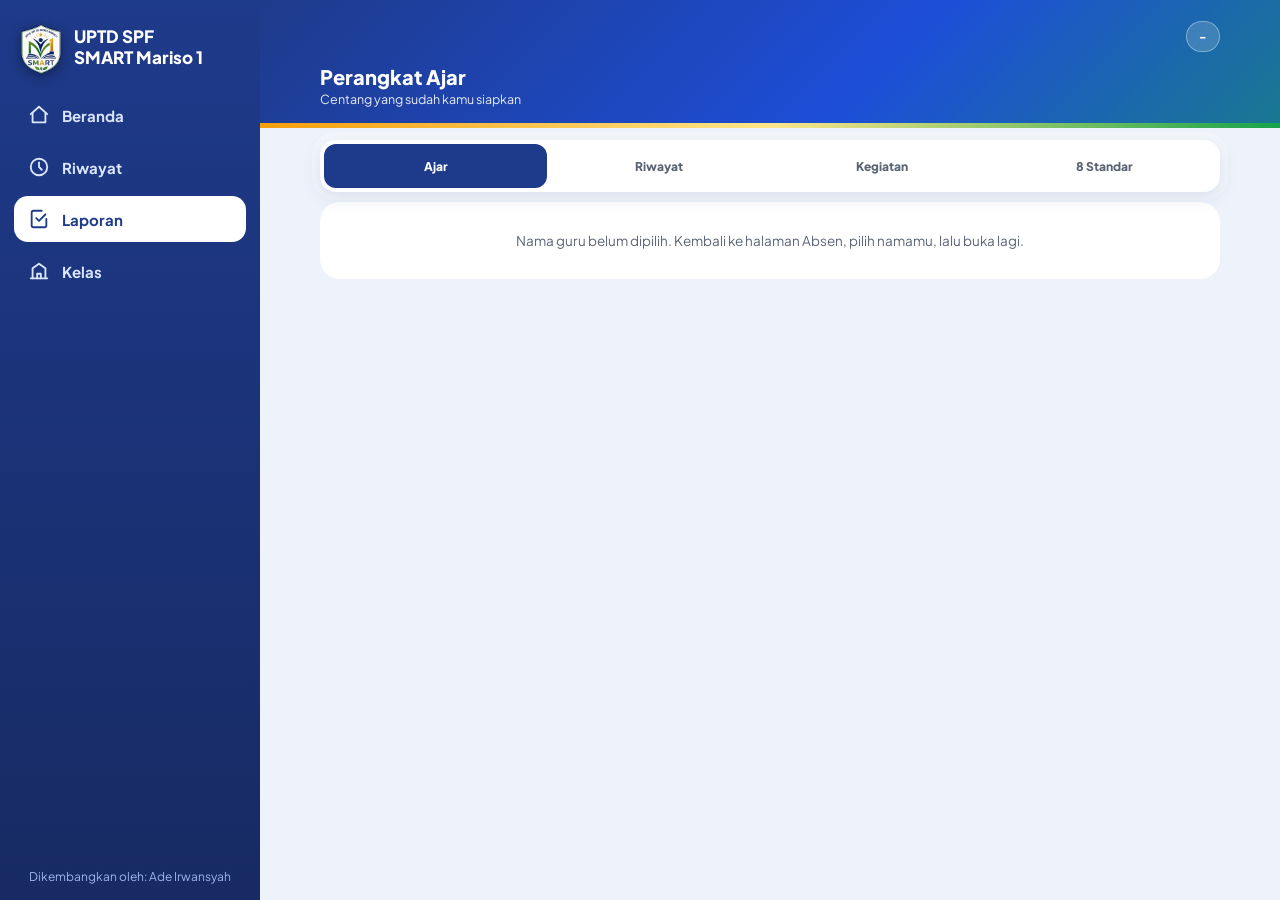
<file: laporan.html>
<!DOCTYPE html>
<html lang="id">
<head>
<meta charset="UTF-8">
<meta name="viewport" content="width=device-width, initial-scale=1, viewport-fit=cover">
<meta name="theme-color" content="#1e3a8a">
<meta name="apple-mobile-web-app-capable" content="yes">
<meta name="mobile-web-app-capable" content="yes">
<meta name="apple-mobile-web-app-title" content="Absensi Guru">
<link rel="manifest" href="manifest.webmanifest">
<link rel="icon" type="image/png" href="ikon-192.png">
<link rel="apple-touch-icon" href="apple-touch-icon.png">
<link rel="preconnect" href="https://fonts.googleapis.com">
<link href="https://fonts.googleapis.com/css2?family=Plus+Jakarta+Sans:wght@500;600;700;800&display=swap" rel="stylesheet" media="print" onload="this.media='all'">
<script src="config.js"></script>
<script src="api.js"></script>
<title>Perangkat Ajar</title>
<style>
* { box-sizing: border-box; -webkit-tap-highlight-color: transparent; }
:root { --bg:#F3F6FB; --card:#fff; --line:#E6EAF2; --muted:#5B6475; --ink:#14213D; --ok:#16a34a; --okbg:#f3fbf5; --blue:#1d4ed8; --warn:#fff7e0; --warnink:#7a4a00; --info:#e8efff; --infoink:#1e3a8a; }
@media (prefers-color-scheme: dark) { :root { --bg:#0b0b0f; --card:#1c1c24; --line:rgba(255,255,255,.10); --muted:#A8AFBF; --ink:#F2F2F7; --okbg:rgba(34,197,94,.10); --warn:rgba(245,158,11,.14); --warnink:#FBBF4D; --info:rgba(100,130,255,.16); --infoink:#C9D6FF; } }
html { background: var(--bg); }
body { margin: 0; background: var(--bg); color: var(--ink); min-height: 100vh; padding-bottom: 130px; -webkit-font-smoothing: antialiased; font-family: "Plus Jakarta Sans", -apple-system, BlinkMacSystemFont, "SF Pro Display", Roboto, Arial, sans-serif; }
button, input, textarea { font-family: inherit; }
.ban { max-width: 440px; margin: 0 auto; background: linear-gradient(135deg, #1e3a8a 0%, #1d4ed8 60%, #16a34a 140%); color: #fff; padding: calc(10px + env(safe-area-inset-top, 0px)) 18px 22px; position: relative; border-radius: 0 0 30px 30px; }
.ban::after { content: ""; position: absolute; left: 0; right: 0; bottom: 0; height: 5px; background: linear-gradient(90deg, #f59e0b, #fde68a, #16a34a); border-radius: 0 0 30px 30px; }
.bt { display: flex; align-items: center; gap: 11px; }
.bt img { width: 40px; height: auto; filter: drop-shadow(0 3px 6px rgba(0,0,0,.35)); }
.bt small { display: block; font-size: 11px; opacity: .85; font-weight: 600; }
.bt b { font-size: 15px; font-weight: 800; }
.pw { margin-left: auto; max-width: 52%; text-align: right; }
.kls { font-size: 11.5px; font-weight: 700; opacity: .92; margin-top: 4px; padding-right: 6px; white-space: nowrap; overflow: hidden; text-overflow: ellipsis; }
.kls:empty { display: none; }
.pill { max-width: 100%; display: inline-block; font-size: 12px; font-weight: 800; padding: 7px 12px; border-radius: 999px; background: rgba(255,255,255,.16); border: 1px solid rgba(255,255,255,.34); white-space: nowrap; overflow: hidden; text-overflow: ellipsis; }
.g1 { font-size: 20px; font-weight: 800; margin-top: 8px; }
.g2 { font-size: 12.5px; opacity: .9; margin-top: 2px; }
.wrap { max-width: 440px; margin: 12px auto 0; padding: 0 12px; position: relative; }
.mrow { display: flex; align-items: center; justify-content: space-between; background: var(--card); border-radius: 16px; padding: 6px; margin-bottom: 10px; box-shadow: 0 6px 16px rgba(30,58,138,.08); }
.mrow button { width: 40px; height: 36px; border: 0; background: transparent; color: var(--ink); border-radius: 12px; display: flex; align-items: center; justify-content: center; }
.mrow button:disabled { opacity: .3; }
.mrow svg { width: 20px; height: 20px; }
.mrow b { font-size: 14.5px; font-weight: 800; }
.wks { display: flex; gap: 6px; margin-bottom: 10px; overflow-x: auto; }
.wkb { flex: 1; min-width: 56px; text-align: center; font-size: 12.5px; font-weight: 800; color: var(--muted); background: var(--card); border: 0; border-radius: 12px; padding: 9px 0; box-shadow: 0 4px 12px rgba(30,58,138,.07); }
.wkb.a { background: #1e3a8a; color: #fff; }
.wkb:disabled { opacity: .45; }
.wkb i { display: block; width: 6px; height: 6px; border-radius: 50%; margin: 3px auto 0; background: transparent; }
.wkb.s i { background: var(--ok); }
.rent { font-size: 12px; color: var(--muted); font-weight: 600; margin: 0 4px 8px; }
.card { background: var(--card); border-radius: 20px; box-shadow: 0 8px 20px rgba(30,58,138,.10); overflow: hidden; }
@media (prefers-color-scheme: dark) { .card { box-shadow: 0 8px 20px rgba(0,0,0,.35); } }
.it { display: flex; gap: 12px; align-items: flex-start; padding: 14px 14px; border-top: 1px solid var(--line); width: 100%; background: transparent; border-left: 0; border-right: 0; border-bottom: 0; text-align: left; color: var(--ink); }
.it:first-child { border-top: 0; }
.cb { width: 28px; height: 28px; border-radius: 9px; border: 2px solid #94a3b8; flex-shrink: 0; display: flex; align-items: center; justify-content: center; color: #fff; margin-top: 1px; }
.cb svg { width: 17px; height: 17px; opacity: 0; }
.it.on { background: var(--okbg); }
.it.on .cb { background: var(--ok); border-color: var(--ok); } .it.on .cb svg { opacity: 1; }
.it:disabled { opacity: .7; }
.tx b { font-size: 14.5px; display: block; font-weight: 800; }
.tx small { font-size: 12px; color: var(--muted); font-weight: 600; display: block; margin-top: 2px; }
.cat { width: 100%; margin-top: 10px; padding: 12px 14px; font-size: 14px; border: 1px solid var(--line); border-radius: 14px; background: var(--card); color: var(--ink); outline: none; }
.cat:focus { border-color: var(--blue); }
.note { display: flex; gap: 8px; align-items: flex-start; border-radius: 14px; padding: 10px 12px; margin-top: 10px; font-size: 12px; line-height: 1.4; font-weight: 600; background: var(--info); color: var(--infoink); }
.note svg { width: 18px; height: 18px; flex-shrink: 0; margin-top: 1px; }
.note.w { background: var(--warn); color: var(--warnink); }
.btn { display: block; width: 100%; margin-top: 12px; border: 0; background: linear-gradient(135deg, #1d4ed8, #1e3a8a); color: #fff; text-align: center; font-weight: 800; font-size: 15px; padding: 14px; border-radius: 16px; box-shadow: 0 6px 16px rgba(30,58,138,.28); }
.btn:disabled { opacity: .55; box-shadow: none; }
.hint { text-align: center; font-size: 11.5px; color: var(--muted); font-weight: 600; margin-top: 8px; }
.st { margin-top: 10px; padding: 11px 13px; border-radius: 12px; font-size: 13px; font-weight: 700; display: none; }
.st.ok { display: block; background: #dcfce7; color: #15803d; } .st.err { display: block; background: #fee2e2; color: #b91c1c; }
@media (prefers-color-scheme: dark) { .st.ok { background: rgba(34,197,94,.18); color: #5EE08A; } .st.err { background: rgba(239,68,68,.18); color: #FF8F86; } }
.sk { height: 220px; border-radius: 20px; background: linear-gradient(90deg, var(--card), var(--line), var(--card)); background-size: 200% 100%; }
.badge { display: inline-block; font-size: 11px; font-weight: 800; padding: 3px 9px; border-radius: 99px; margin-left: 6px; vertical-align: middle; }
.badge.t { background: #fee2e2; color: #b91c1c; }
.tolak { background: #fef2f2; border: 1px solid #fecaca; color: #991b1b; border-radius: 14px; padding: 10px 12px; margin: 8px 0; font-size: 12.5px; font-weight: 600; line-height: 1.4; }
.tolak b { display: block; font-weight: 800; margin-bottom: 2px; }
@media (prefers-color-scheme: dark) { .tolak { background: rgba(239,68,68,.14); border-color: rgba(239,68,68,.35); color: #FF8F86; } .badge.t { background: rgba(239,68,68,.18); color: #FF8F86; } }
.badge.v { background: #dcfce7; color: #15803d; } .badge.m { background: #fef3c7; color: #b45309; }
.empty { text-align: center; padding: 30px 16px; color: var(--muted); font-size: 13.5px; background: var(--card); border-radius: 20px; }
.bnav { position: fixed; left: 50%; transform: translateX(-50%); bottom: calc(10px + env(safe-area-inset-bottom, 0px)); width: calc(100% - 24px); max-width: 416px; background: var(--card); border-radius: 22px; box-shadow: 0 8px 24px rgba(30,41,59,.18); padding: 8px 8px 6px; z-index: 60; }
.bn-row { display: flex; gap: 4px; }
.bnav a { flex: 1; text-decoration: none; text-align: center; padding: 7px 0; font-size: 12px; font-weight: 700; color: var(--muted); border-radius: 14px; }
.bnav a.on { background: #DBE6FB; color: #1E3A8A; }
.bnav a .ni { display: flex; justify-content: center; margin-bottom: 3px; } .bnav a svg { width: 22px; height: 22px; }
.bn-credit { text-align: center; font-size: 11px; color: var(--muted); margin-top: 3px; }
@media (prefers-color-scheme: dark) { .bnav a.on { background: #1E3A8A; color: #fff; } }
@media (min-width: 769px) { .ban, .wrap { max-width: 640px; } .bnav { max-width: 616px; } }
@media (prefers-reduced-motion: no-preference) { .sk { animation: sh 1.2s linear infinite; } @keyframes sh { to { background-position: -200% 0; } } }

.kg-salin{display:flex;flex-direction:column;align-items:flex-start;gap:2px;width:100%;min-height:48px;padding:10px 14px;margin:0 0 10px;border-radius:14px;border:1.5px dashed #22c55e;background:#ecfdf5;color:#166534;font-family:inherit;font-weight:800;font-size:13.5px;text-align:left}
.kg-salin small{font-weight:700;font-size:11.5px;opacity:.85}
@media (prefers-color-scheme: dark){.kg-salin{background:rgba(34,197,94,.14);color:#86EFAC;border-color:rgba(34,197,94,.55)}}
.kg-mx{font-weight:600;opacity:.65;font-size:11px}
.kg-ph{display:flex;gap:10px;flex-wrap:wrap;margin-top:4px}
.kg-pi{position:relative;width:68px;height:68px;border-radius:14px;overflow:hidden;background:rgba(100,116,139,.16);display:flex;align-items:center;justify-content:center}
.kg-pi img{width:100%;height:100%;object-fit:cover}.kg-pic{font-size:24px}
.kg-pi button{position:absolute;top:3px;right:3px;width:24px;height:24px;border-radius:50%;border:0;background:#ef4444;color:#fff;font-size:16px;line-height:1;font-weight:800;padding:0}
.kg-add{width:68px;height:68px;border-radius:14px;border:2px dashed var(--line,#94a3b8);background:transparent;color:var(--muted,#64748b);font-size:28px;font-family:inherit}

.kg-cetak{background:var(--card,#fff);border-radius:20px;padding:14px;margin:0 0 12px;box-shadow:0 6px 16px rgba(30,58,138,.08)}
.kg-cb{display:flex;gap:8px}.kg-cbtn{flex:1;margin:0;padding:12px 8px;font-size:13.5px}.kg-cbtn.alt{background:#e0e7ff;color:#1e3a8a;box-shadow:none}
@media (prefers-color-scheme: dark){.kg-cbtn.alt{background:rgba(99,102,241,.25);color:#C7D2FE}}
</style>
<style>
.seg{display:flex;background:var(--card);border-radius:16px;padding:4px;box-shadow:0 6px 18px rgba(30,58,138,.12);margin-bottom:10px}
.ban{position:sticky;top:0;z-index:40;transition:padding .18s}
.ban .g1,.ban .g2,.bt img{transition:all .18s}
.seg{top:var(--banh,0px)!important}
.seg{position:sticky;top:0;z-index:30;box-shadow:0 6px 18px rgba(30,58,138,.12),0 0 0 8px var(--bg)}
.seg button{flex:1;border:0;background:transparent;padding:10px 0;border-radius:12px;font-size:13.5px;font-weight:800;color:var(--muted);font-family:inherit}
.seg button.on{background:#1e3a8a;color:#fff}
.pj-sum{background:var(--card);border-radius:20px;padding:14px;box-shadow:0 8px 20px rgba(30,58,138,.10);margin-bottom:6px}
.pj-sum .r{display:flex;align-items:center;gap:8px}.pj-sum .r b{font-size:14px}.pj-sum .sp{flex:1}.pj-sum .n{color:#1e3a8a;font-weight:800;white-space:nowrap}
.pj-bar{height:8px;border-radius:99px;background:rgba(100,116,139,.2);overflow:hidden;margin-top:8px}.pj-bar i{display:block;height:100%;background:linear-gradient(90deg,#1d4ed8,#22c55e);border-radius:99px}
.pj-h{font-size:11.5px;font-weight:800;color:var(--muted);letter-spacing:.04em;text-transform:uppercase;margin:16px 4px 6px}
.pj-it{border-top:1px solid var(--line);padding:11px 14px}.pj-it:first-child{border-top:0}
.pj-row{display:flex;align-items:center;gap:12px;width:100%;background:transparent;border:0;padding:0;text-align:left;font-family:inherit;color:inherit}
.pj-row b{font-size:14px;font-weight:700}
.pj-it.on .cb{background:var(--ok);border-color:var(--ok)}.pj-it.on .cb svg{opacity:1}
.pj-lnk{display:none;width:calc(100% - 40px);margin:8px 0 0 40px;padding:10px 12px;font-size:13px;border:1px solid var(--line);border-radius:12px;background:var(--card);color:var(--ink);font-family:inherit}
.pj-it.on .pj-lnk,.pj-it.wj .pj-lnk,.pj-it.ed .pj-lnk{display:block}.pj-it.kunci .pj-lnk{display:none}
.pj-btns{display:flex;gap:8px;margin:8px 0 0 40px;flex-wrap:wrap;align-items:center}
.pj-b{border:0;border-radius:10px;padding:8px 14px;font-family:inherit;font-weight:800;font-size:12.5px;text-decoration:none;display:inline-block;line-height:1.2}
.pj-b.sv{background:#1d4ed8;color:#fff}.pj-b.ub{background:#e0e7ff;color:#1e3a8a}.pj-b.lh{background:#dcfce7;color:#166534}.pj-b.bt{background:transparent;color:var(--muted)}.pj-b[disabled]{opacity:.55}
.pj-tk{font-size:11.5px;font-weight:800;color:#15803d;margin-left:auto}.pj-it .pj-row{align-items:center}
.pj-m{margin:6px 0 0 40px;font-size:12px;font-weight:700}.pj-m.err{color:#b91c1c}.pj-m.ok{color:#15803d}
.pj-kirim{margin-top:14px}.btn[disabled]{opacity:.5;box-shadow:none}
@media (prefers-color-scheme: dark){.pj-b.ub{background:rgba(99,102,241,.25);color:#C7D2FE}.pj-b.lh{background:rgba(34,197,94,.18);color:#5EE08A}.pj-tk,.pj-m.ok{color:#5EE08A}.pj-m.err{color:#FF8F86}}.pj-it.wj .pj-lnk.bad{border-color:#dc2626;box-shadow:0 0 0 3px rgba(220,38,38,.15)}.pj-need{margin:6px 0 0 40px;font-size:12px;font-weight:700;color:#b91c1c;display:none}.pj-it.wj .pj-need.show{display:block}
.pj-rev{background:#fef2f2;border:1px solid #fecaca;color:#991b1b;border-radius:14px;padding:10px 12px;margin:0 0 8px;font-size:12.5px;font-weight:600;line-height:1.4}.pj-rev b{display:block;font-weight:800;margin-bottom:2px}
.pj-it.rv{background:#fef2f2}.pj-ntc{margin:6px 0 0 40px;font-size:12px;font-weight:700;color:#b91c1c}
.pj-ok{background:#f0fdf4;border:1px solid #bbf7d0;color:#166534;border-radius:14px;padding:10px 12px;margin:0 0 8px;font-size:12.5px;font-weight:800}
@media (prefers-color-scheme: dark){.pj-it.rv{background:rgba(239,68,68,.12)}.pj-ntc{color:#FF8F86}.seg button.on{background:#3b6cf0}.pj-sum .n{color:#9DB7FF}.pj-rev{background:rgba(239,68,68,.14);border-color:rgba(239,68,68,.35);color:#FF8F86}.pj-ok{background:rgba(34,197,94,.14);border-color:rgba(34,197,94,.35);color:#5EE08A}}
</style>
<style>
/* ===== Animasi ikon menu bawah (halus; mati otomatis kalau HP memilih "kurangi gerakan") ===== */
.bnav .bn-row > * { -webkit-tap-highlight-color: transparent; transition: background-color .28s ease, color .28s ease, transform .15s ease; }
.bnav .bn-row > *:active { transform: scale(.92); }
.bnav .bn-row > .on .ni svg, .bnav .bn-row > [aria-current] .ni svg { animation: ni-pop .55s cubic-bezier(.34,1.56,.64,1) both; }
.bnav .bn-row > .on, .bnav .bn-row > [aria-current] { animation: ni-pill .35s ease-out both; }
.bnav .bn-row > :nth-child(1).on .ni svg { animation-name: ni-hop; animation-duration: .6s; }
.bnav .bn-row > :nth-child(2).on .ni svg path, .bnav .bn-row > :nth-child(2)[aria-current] .ni svg path { transform-box: view-box; transform-origin: 12px 12px; animation: ni-spin .9s cubic-bezier(.22,1,.36,1) both; }
.bnav .bn-row > :nth-child(3).on .ni svg path:first-child, .bnav .bn-row > :nth-child(3)[aria-current] .ni svg path:first-child { stroke-dasharray: 14; animation: ni-draw .6s .1s ease-out both; }
.bnav .bn-row > :nth-child(4).on .ni svg { animation-name: ni-shield; animation-duration: .7s; }
@keyframes ni-pop { 0% { transform: scale(.55); opacity: .4; } 60% { transform: scale(1.18); opacity: 1; } 100% { transform: scale(1); } }
@keyframes ni-hop { 0% { transform: translateY(6px) scale(.8); } 45% { transform: translateY(-5px) scale(1.12); } 70% { transform: translateY(1px); } 100% { transform: none; } }
@keyframes ni-spin { from { transform: rotate(-300deg); } to { transform: rotate(0); } }
@keyframes ni-draw { from { stroke-dashoffset: 14; } to { stroke-dashoffset: 0; } }
@keyframes ni-shield { 0% { transform: scale(.6) rotate(-12deg); } 55% { transform: scale(1.15) rotate(6deg); } 100% { transform: none; } }
@keyframes ni-pill { from { opacity: .35; transform: scale(.9); } to { opacity: 1; transform: none; } }
@media (prefers-reduced-motion: reduce) { .bnav .bn-row > *, .bnav .bn-row > * .ni svg, .bnav .bn-row > * .ni svg path { animation: none !important; transition: none !important; } }
</style>
<style>
.seg button{font-size:12.5px}
.rw-sum{display:flex;gap:8px;margin-bottom:4px}.rw-sum div{flex:1;background:var(--card);border-radius:16px;padding:10px 6px;text-align:center;box-shadow:0 6px 16px rgba(30,58,138,.08)}
.rw-sum b{display:block;font-size:20px;font-weight:800;color:#1e3a8a}.rw-sum small{font-size:11px;font-weight:700;color:var(--muted)}
.rw-m{background:var(--card);border-radius:20px;margin-top:12px;box-shadow:0 8px 20px rgba(30,58,138,.08);overflow:hidden}
.rw-h{display:flex;align-items:center;gap:12px;width:100%;background:transparent;border:0;padding:14px;text-align:left;font-family:inherit;color:inherit}
.rw-sc{width:54px;height:54px;border-radius:50%;display:flex;flex-direction:column;align-items:center;justify-content:center;color:#fff;background:linear-gradient(135deg,#1d4ed8,#16a34a);flex-shrink:0}.rw-sc b{font-size:19px;line-height:1}.rw-sc small{font-size:8.5px;font-weight:700;opacity:.9}
.rw-sc.c{background:linear-gradient(135deg,#d97706,#f59e0b)}.rw-sc.k{background:linear-gradient(135deg,#dc2626,#f87171)}.rw-sc.kosong{background:rgba(100,116,139,.18);color:var(--muted)}.rw-sc.kosong b{font-size:15px}
.rw-t{flex:1;min-width:0}.rw-t b{display:block;font-size:15px;font-weight:800}.rw-t small{font-size:12px;color:var(--muted);font-weight:600}
.rw-chip{flex-shrink:0;font-size:10.5px;font-weight:800;padding:3px 9px;border-radius:99px}.rw-chip.v{background:#dcfce7;color:#15803d}.rw-chip.m{background:#fef3c7;color:#b45309}.rw-chip.r{background:#ffedd5;color:#c2410c}.rw-chip.b{background:rgba(100,116,139,.18);color:var(--muted)}
.rw-det{display:none;padding:0 14px 14px}.rw-m.buka .rw-det{display:block}
.rw-row{display:flex;align-items:center;gap:8px;margin:7px 0;font-size:12.5px;font-weight:700}.rw-row span:first-child{width:86px;flex-shrink:0}.rw-bar{flex:1;height:8px;border-radius:99px;background:rgba(100,116,139,.2);overflow:hidden}.rw-bar i{display:block;height:100%;background:linear-gradient(90deg,#1d4ed8,#22c55e)}.rw-row em{font-style:normal;width:38px;text-align:right;color:var(--muted)}
.rw-wk{background:rgba(100,116,139,.12);border-radius:14px;padding:10px 12px;margin-top:8px}.rw-wk>b{font-size:12.5px}.rw-wk>b span{font-weight:600;color:var(--muted)}
.rw-wi{font-size:12.5px;font-weight:600;padding:2px 0}.rw-wi.y::before{content:"\2713  ";color:#15803d;font-weight:800}.rw-wi.n{color:var(--muted)}.rw-wi.n::before{content:"\2715  ";color:#b91c1c;font-weight:800}
.rw-cat{margin-top:6px;font-size:12px;font-style:italic;color:var(--muted);word-break:break-word}.rw-al{margin-top:6px;font-size:12px;font-weight:700;color:#b91c1c}.rw-kosong{font-size:12.5px;color:var(--muted);margin-top:8px}
@media (prefers-color-scheme: dark){.rw-sum b{color:#9DB7FF}.rw-chip.v{background:rgba(34,197,94,.18);color:#5EE08A}.rw-chip.m{background:rgba(245,158,11,.18);color:#FBBF4D}.rw-chip.r{background:rgba(249,115,22,.2);color:#FDBA74}.rw-wi.y::before{color:#5EE08A}.rw-wi.n::before,.rw-al{color:#FF8F86}}
.pj-b.up{background:#eff6ff;color:#1d4ed8}@media (prefers-color-scheme: dark){.pj-b.up{background:rgba(59,130,246,.22);color:#BFD3FF}}
</style>
<style>
/* ===== Tab Kegiatan & 8 Standar ===== */
.seg button{min-height:44px;font-size:12px;padding:0 2px}
.kg-card{background:var(--card);border-radius:20px;padding:14px;box-shadow:0 8px 20px rgba(30,58,138,.10);margin-bottom:10px}
.kg-h{font-size:15px;font-weight:800}
.kg-lbl{display:block;font-size:12px;font-weight:800;color:var(--muted);margin:12px 2px 6px}
.kg-lbl2{display:flex;align-items:center;justify-content:space-between}.kg-lbl2 em{font-style:normal;font-weight:700}
.kg-in{display:block;width:100%;min-height:44px;padding:11px 12px;font-size:14px;border:1px solid var(--line);border-radius:12px;background:var(--card);color:var(--ink);font-family:inherit;outline:none;margin-bottom:8px}
.kg-lbl+.kg-in{margin-bottom:0}
.kg-in:focus{border-color:var(--blue)}
textarea.kg-in{resize:vertical;min-height:84px}
.kg-chips{display:flex;flex-wrap:wrap;gap:8px}
.kg-chip{min-height:44px;padding:0 14px;border-radius:999px;border:1px solid var(--line);background:var(--card);color:var(--ink);font-weight:700;font-size:13px;font-family:inherit}
.kg-chip.on{background:#1e3a8a;color:#fff;border-color:#1e3a8a}
.kg-bd{font-size:10.5px;font-weight:800;padding:3px 9px;border-radius:99px;background:rgba(100,116,139,.18);color:var(--muted)}
.kg-bd.w{background:#fee2e2;color:#b91c1c}
.kg-pick{min-height:44px;display:inline-flex;align-items:center;cursor:pointer}
.kg-fn{font-size:12.5px;font-weight:700;color:var(--ink);word-break:break-all;flex:1;min-width:0}
.kg-card .btn{min-height:48px}
.kg-card .btn+.btn{background:transparent;color:var(--muted);box-shadow:none;border:1px solid var(--line);margin-top:8px}
.kg-nav{margin-top:12px}.kg-nav button{width:44px;height:44px}
.kg-it{background:var(--card);border-radius:18px;padding:12px 14px;margin-top:10px;box-shadow:0 6px 16px rgba(30,58,138,.08)}
.kg-it.del{opacity:.85}.kg-it.del .kg-ket{text-decoration:line-through;color:var(--muted)}
.kg-r1{display:flex;align-items:center;gap:8px;flex-wrap:wrap}
.kg-tgl{font-size:12px;font-weight:700;color:var(--muted)}
.kg-jn{font-size:11px;font-weight:800;padding:3px 10px;border-radius:99px;background:var(--info);color:var(--infoink)}
.kg-it{cursor:pointer}.kg-cv{margin-left:auto;font-size:15px;color:var(--muted);transition:transform .2s}.kg-it.buka .kg-cv{transform:rotate(180deg)}
.kg-it:not(.buka) .kg-ket{display:-webkit-box;-webkit-line-clamp:1;-webkit-box-orient:vertical;overflow:hidden;white-space:normal}.kg-det{display:none}.kg-it.buka .kg-det{display:block}.kg-it .kg-ft{cursor:default}
.kg-ket{margin:8px 0 6px;font-size:14px;font-weight:600;line-height:1.45;word-break:break-word;white-space:pre-wrap}
.kg-ft{display:flex;align-items:center;gap:8px;flex-wrap:wrap}
.kg-ok{font-size:11.5px;font-weight:800;color:#15803d}.kg-kc{font-size:11.5px;font-weight:800;color:var(--muted)}
.kg-ft a{font-size:12.5px;font-weight:800;color:#1d4ed8;min-height:44px;display:inline-flex;align-items:center}
.kg-ac{display:flex;gap:8px;margin-left:auto}
.kg-ac .pj-b{min-height:44px;min-width:64px}
.pj-b.dl{background:#fee2e2;color:#b91c1c}
.sd-pj{font-size:12px;font-weight:700;color:var(--muted);margin:8px 0}
.sd-bk{display:flex;gap:8px;align-items:center;border-top:1px solid var(--line);padding:10px 0}
.sd-bt{flex:1;min-width:0}.sd-bt b{display:block;font-size:13.5px;word-break:break-word}.sd-bt span{display:block;font-size:12.5px;font-weight:600;margin-top:2px;word-break:break-word}.sd-bt small{display:block;font-size:11.5px;color:var(--muted);font-weight:600;margin-top:2px}
.sd-ac{display:flex;gap:6px;flex-shrink:0}.sd-ac .pj-b{min-height:44px;display:inline-flex;align-items:center}
.std-form{border-top:1px solid var(--line);margin-top:8px;padding-top:10px}
.sd-ft{font-size:13px;font-weight:800;margin-bottom:8px}.sd-atau{text-align:center;font-size:11.5px;font-weight:700;color:var(--muted);margin:2px 0 8px}
.std-form .btn{min-height:48px;margin-top:10px}
.sd-hint{font-size:12px;font-weight:600;color:var(--muted);margin-top:8px}
@media (prefers-color-scheme: dark){.kg-chip.on{background:#3b6cf0;border-color:#3b6cf0}.kg-bd.w{background:rgba(239,68,68,.18);color:#FF8F86}.kg-ok{color:#5EE08A}.kg-ft a{color:#9DB7FF}.pj-b.dl{background:rgba(239,68,68,.18);color:#FF8F86}}
</style>
<link rel="stylesheet" href="desktop.css">
</head>
<body>
<div class="ban">
  <div class="bt"><img src="[data-uri]" alt=""><div><small>UPTD SPF</small><b>SD Inpres Mariso I</b></div><div class="pw"><div class="pill" id="guruPill">-</div><div class="kls" id="guruKelas"></div></div></div>
  <div class="g1">Perangkat Ajar</div>
  <div class="g2" id="sub">Centang yang sudah kamu siapkan</div>
</div>

<div class="wrap">
  <div class="seg" id="seg" role="tablist"><button type="button" id="segAjar" class="on">Ajar</button><button type="button" id="segRiw">Riwayat</button><button type="button" id="segKeg">Kegiatan</button><button type="button" id="segStd">8 Standar</button></div>
  <div id="paneAjar"><div class="sk"></div></div>
  <div id="paneRiw" style="display:none"><div class="sk"></div></div>
  <div id="paneKeg" style="display:none"><div class="sk"></div></div>
  <div id="paneStd" style="display:none"><div class="sk"></div></div>
</div>

<nav class="bnav" id="bnav">
  <div class="bn-row">
    <a href="index.html"><span class="ni"><svg viewBox="0 0 24 24" fill="none" stroke="currentColor" stroke-width="2" stroke-linecap="round" stroke-linejoin="round" aria-hidden="true"><path d="M3 11l9-8 9 8"/><path d="M5 10v10h14V10"/></svg></span>Absen</a>
    <a href="#" id="navRiwayatLink"><span class="ni"><svg viewBox="0 0 24 24" fill="none" stroke="currentColor" stroke-width="2" stroke-linecap="round" stroke-linejoin="round" aria-hidden="true"><circle cx="12" cy="12" r="9"/><path d="M12 7v5l3 3"/></svg></span>Riwayat</a>
    <a href="#" id="navLaporanLink" class="on" aria-current="page"><span class="ni"><svg viewBox="0 0 24 24" fill="none" stroke="currentColor" stroke-width="2" stroke-linecap="round" stroke-linejoin="round" aria-hidden="true"><path d="M9 11l3 3 8-8"/><path d="M20 12v7a2 2 0 0 1-2 2H6a2 2 0 0 1-2-2V5a2 2 0 0 1 2-2h9"/></svg></span>Laporan</a>
    <a href="index.html#admin" id="navAdminLink" style="display:none;"><span class="ni"><svg viewBox="0 0 24 24" fill="none" stroke="currentColor" stroke-width="2" stroke-linecap="round" stroke-linejoin="round" aria-hidden="true"><path d="M12 3l8 3v6c0 5-3.5 8-8 9-4.5-1-8-4-8-9V6z"/></svg></span>Admin</a>
  </div>
  <div class="bn-credit">Dikembangkan oleh: Ade Irwansyah</div>
</nav>

<script>
(function () {
  var $ = function (id) { return document.getElementById(id); };
  var BULAN = ['Januari','Februari','Maret','April','Mei','Juni','Juli','Agustus','September','Oktober','November','Desember'];
  var CEK = '<svg viewBox="0 0 24 24" fill="none" stroke="currentColor" stroke-width="2" stroke-linecap="round" stroke-linejoin="round" aria-hidden="true"><path d="M5 12l5 5 9-10"/></svg>';
  function esc(s) { var d = document.createElement('div'); d.textContent = s == null ? '' : s; return d.innerHTML; }

  var q = {};
  try { location.search.replace(/^\?/, '').split('&').forEach(function (kv) { var p = kv.split('='); if (p[0]) q[decodeURIComponent(p[0])] = decodeURIComponent(p[1] || ''); }); } catch (e) { }
  var kode = q.kode || '';
  var dev = q.dev || '';
  if (!dev) { try { dev = localStorage.getItem('absensi_device_id') || ''; } catch (e) { } }
  if (!kode) { try { kode = localStorage.getItem('absensi_guru_terakhir') || ''; } catch (e) { } }

  try { if (localStorage.getItem('absensi_admin_ok') === '1') $('navAdminLink').style.display = ''; } catch (e) { }
  var enc = encodeURIComponent(kode) + '&dev=' + encodeURIComponent(dev);
  $('navRiwayatLink').href = 'riwayat.html?kode=' + enc;

  (function () {
    var nav = $('bnav');
    function pad() { document.body.style.paddingBottom = (nav.offsetHeight + 36) + 'px'; }
    pad(); window.addEventListener('resize', pad);
    if (window.ResizeObserver) new ResizeObserver(pad).observe(nav);
  })();

  // ================= PERANGKAT AJAR (per semester) =================
  var aj = null, ajDraft = null, ajMuat = false;
  function ajLinkOk(v) { v = String(v || '').trim(); return v.length >= 8 && /^(https?:\/\/)?[^\s\/]+\.[^\s]{2,}/i.test(v); }
  function ajHref(v) { v = String(v || '').trim(); return /^https?:\/\//i.test(v) ? v : 'https://' + v; }
  function ajWajib(k) { for (var i = 0; i < aj.items.length; i++) if (aj.items[i].key === k) return aj.items[i].grup === 'Perencanaan'; return false; }
  function ajItem(k) { for (var i = 0; i < aj.items.length; i++) if (aj.items[i].key === k) return aj.items[i]; return null; }
  function ajJumlahTersimpan() { var n = 0; aj.items.forEach(function (it) { if (it.ada) n++; }); return n; }
  function ajGambar() {
    var box = $('paneAjar');
    if (!aj) return;
    if (aj.tidak) { box.innerHTML = '<div class="empty">Jabatanmu tidak memiliki perangkat ajar yang perlu dilaporkan.</div>'; return; }
    var bisa = aj.bisaIsi, jml = ajJumlahTersimpan();
    var wajib = aj.items.filter(function (it) { return it.grup === 'Perencanaan'; }).length;
    var html = '<div class="pj-sum"><div class="r"><b>Tersimpan ' + esc(aj.semester) + '</b><span class="sp"></span><span class="n" id="ajN">' + jml + ' dari ' + aj.items.length + '</span></div><div class="pj-bar"><i id="ajBar" style="width:' + Math.round(jml / aj.items.length * 100) + '%"></i></div></div>';
    var adaRevItem = aj.items.some(function (it) { return it.revisi; });
    if (aj.status === 'Revisi') html += '<div class="pj-rev"><b>Kepala sekolah meminta revisi</b>' + (aj.catatan ? esc(aj.catatan) : (adaRevItem ? 'Ada item yang perlu diperbaiki (ditandai merah di bawah). Perbaiki lewat tombol Ubah, simpan, lalu kirim ulang.' : 'Mohon periksa perangkat ajar, perbaiki, lalu kirim ulang.')) + '</div>';
    else if (aj.status === 'Lengkap') html += '<div class="pj-ok">Dinyatakan lengkap oleh kepala sekolah.</div>';
    else if (aj.status === 'Menunggu') html += '<div class="pj-ok" style="background:#fffbeb;border-color:#fde68a;color:#92400e">Sudah dikirim, menunggu pemeriksaan kepala sekolah.</div>';
    else html += '<div class="pj-ok" style="background:#eff6ff;border-color:#bfdbfe;color:#1e40af">Belum dikirim ke kepala sekolah. Simpan tiap item, lalu tekan Kirim di bawah.</div>';
    var grup = '';
    aj.items.forEach(function (it) {
      if (it.grup !== grup) {
        if (grup) html += '</div>';
        grup = it.grup;
        html += '<div class="pj-h">' + (grup === 'Perencanaan' ? 'Perencanaan \u00B7 sekali per semester \u00B7 tautan atau file wajib' : 'Berjalan \u00B7 diperbarui tiap bulan') + '</div><div class="card">';
      }
      var d = ajDraft[it.key], kunci = it.ada && !d.edit, wj = it.grup === 'Perencanaan';
      var cls = 'pj-it' + (kunci ? ' kunci' : ' ed') + (d.ada ? ' on' : '') + (wj ? ' wj' : '') + (it.revisi ? ' rv' : '');
      html += '<div class="' + cls + '" data-k="' + it.key + '"><button type="button" class="pj-row" data-t="1"' + ((bisa && !kunci) ? '' : ' disabled') + '><span class="cb">' + CEK + '</span><b>' + esc(it.label) + '</b>' + (kunci ? '<span class="pj-tk">Tersimpan</span>' : '') + '</button>' +
        (it.revisi ? '<div class="pj-ntc">Perlu diperbaiki: ' + esc(it.revisi) + '</div>' : '');
      if (kunci) {
        html += '<div class="pj-btns">' + (it.link ? '<a class="pj-b lh" href="' + esc(ajHref(it.link)).replace(/"/g, '&quot;') + '" target="_blank" rel="noopener">Lihat</a>' : '<span class="pj-m" style="margin:0">Tanpa tautan</span>') + (bisa ? '<button type="button" class="pj-b ub" data-a="ubah">Ubah</button>' : '') + '</div>';
      } else {
        html += '<div class="pj-need' + (d.need ? ' show' : '') + '">Tempel tautan atau unggah file dulu, baru bisa dicentang.</div>' +
          '<input type="url" class="pj-lnk' + (d.need ? ' bad' : '') + '" inputmode="url" maxlength="300" placeholder="' + (wj ? 'Tempel tautan, atau unggah file (wajib)' : 'Tempel tautan, atau unggah file (opsional)') + '" value="' + esc(d.link).replace(/"/g, '&quot;') + '"' + (bisa ? '' : ' disabled') + '>' +
          (bisa ? '<div class="pj-btns"><button type="button" class="pj-b sv" data-a="simpan"' + ((d.busy || d.up) ? ' disabled' : '') + '>' + (d.busy ? 'Menyimpan...' : 'Simpan') + '</button>' +
            '<button type="button" class="pj-b up" data-a="unggah"' + ((d.up || d.busy) ? ' disabled' : '') + '>' + (d.up ? 'Mengunggah...' : 'Unggah file') + '</button><input type="file" class="pj-file" accept=".pdf,application/pdf" style="display:none">' +
            (ajLinkOk(d.link) ? '<a class="pj-b lh" href="' + esc(ajHref(d.link)).replace(/"/g, '&quot;') + '" target="_blank" rel="noopener">Lihat</a>' : '') +
            (it.ada ? '<button type="button" class="pj-b bt" data-a="batal">Batal</button>' : '') + '</div>' : '');
      }
      if (d.msg) html += '<div class="pj-m ' + (d.msgJ || '') + '">' + esc(d.msg) + '</div>';
      html += '</div>';
    });
    if (grup) html += '</div>';
    if (bisa) {
      if (aj.status === 'Menunggu') html += '<div class="hint">Sudah dikirim. Kalau kamu mengubah item perencanaan, kirim ulang bila diminta.</div>';
      else html += '<button type="button" class="btn pj-kirim" id="ajKirim"' + (aj.bisaKirim ? '' : ' disabled') + '>' + (aj.status === 'Revisi' ? 'Kirim ulang ke kepala sekolah' : 'Kirim ke kepala sekolah') + '</button>' +
        '<div class="st" id="ajSt"></div><div class="hint">' + (aj.bisaKirim ? 'Semua item perencanaan sudah lengkap.' : ('Tombol aktif setelah ' + wajib + ' item perencanaan tersimpan dengan tautan (sekarang ' + (aj.perencanaanSiap || 0) + ' dari ' + wajib + (adaRevItem ? ', dan item bertanda merah diperbaiki' : '') + ').')) + '</div>';
    } else html += '<div class="hint">Sudah lengkap, tidak bisa diubah lagi.</div>';
    box.innerHTML = html;
  }
  // Gerbang absen masuk: kalau server menolak karena guru belum absen masuk, tampilkan layar yang jelas.
  function kosongHtml(r) {
    if (r && r.gerbang) return '<div class="empty"><div style="font-size:30px;margin-bottom:6px">🔒</div><b style="display:block;font-size:16px;color:var(--ink);margin-bottom:4px">Absen masuk dulu ya</b>Menu ini terbuka setelah kamu absen masuk hari ini.<br><a href="index.html" style="display:inline-block;margin-top:14px;padding:11px 22px;border-radius:14px;background:#1d4ed8;color:#fff;font-weight:800;text-decoration:none">Ke Beranda untuk Absen</a></div>';
    return '<div class="empty">' + esc((r && r.message) || 'Gagal memuat.') + '</div>';
  }
  function ajPesan(t, j) { var e = $('ajSt'); if (!e) return; e.textContent = t || ''; e.className = 'st ' + (j || ''); }
  function ajMuatData() {
    var box = $('paneAjar');
    if (!kode) { box.innerHTML = '<div class="empty">Nama guru belum dipilih. Kembali ke halaman Absen, pilih namamu, lalu buka lagi.</div>'; return; }
    box.innerHTML = '<div class="sk"></div>'; ajMuat = true;
    google.script.run
      .withSuccessHandler(function (r) {
        if (!r || !r.ok) { box.innerHTML = kosongHtml(r); ajMuat = false; return; }
        aj = r; $('guruPill').textContent = r.nama.split(',')[0]; $('guruKelas').textContent = r.jabatan || '';
        ajDraft = {}; (r.items || []).forEach(function (it) { ajDraft[it.key] = { ada: !!it.ada, link: it.link || '', edit: false, need: false, busy: false, up: false, msg: '', msgJ: '' }; });
        ajGambar();
      })
      .withFailureHandler(function (e_) { box.innerHTML = '<div class="empty">Tidak bisa terhubung ke server. Periksa internet, lalu buka lagi.</div>'; ajMuat = false; })
      .getPerangkatGuru(kode, dev);
  }
  // ================= UTIL BERSAMA (Kegiatan & 8 Standar) =================
  var FILE_EXT = ['pdf', 'doc', 'docx', 'jpg', 'jpeg', 'png'], FILE_MAKS = 5 * 1024 * 1024;
  function escA(s) { return esc(s).replace(/"/g, '&quot;').replace(/'/g, '&#39;'); }
  function hrefAman(v) { v = String(v || '').trim(); return /^https?:\/\/\S+$/i.test(v) ? v : ''; }
  function bulanLabel(b) { var p = String(b).split('-'); return BULAN[+p[1] - 1] + ' ' + p[0]; }
  function tglLabel(t) { var p = String(t).substring(0, 10).split('-'); return (+p[2]) + ' ' + BULAN[+p[1] - 1].substring(0, 3) + ' ' + p[0]; }
  function fmtJam(n) { return String(n).replace('.', ','); }
  function geserBulan(b, d) { var p = b.split('-'), y = +p[0], m = +p[1] - 1 + d; y += Math.floor(m / 12); m = ((m % 12) + 12) % 12; return y + '-' + (m < 9 ? '0' : '') + (m + 1); }
  function cekFile(f, hanyaJpg) {
    if (!f) return '';
    var ext = (f.name.split('.').pop() || '').toLowerCase();
    if (hanyaJpg) { if (ext !== 'jpg' && ext !== 'jpeg') return 'Bukti harus berupa foto JPG.'; }
    else if (FILE_EXT.indexOf(ext) < 0) return 'Format file harus PDF, DOC, DOCX, JPG, atau PNG.';
    if (f.size > (adalahFoto(f) ? FOTO_MAKS_AWAL : FILE_MAKS)) return adalahFoto(f) ? 'Ukuran foto terlalu besar.' : 'Ukuran file maksimal 5 MB.';
    if (!f.size) return 'File kosong.';
    return '';
  }
  // Foto (JPG/PNG) dikecilkan otomatis: sisi terpanjang maks 1600 px, JPEG kualitas ~0,72 (biasanya 200-400 KB).
  var FOTO_MAKS_AWAL = 25 * 1024 * 1024, SISI_MAKS = 1600, KUALITAS = 0.72;
  function adalahFoto(f) { var e = (f.name.split('.').pop() || '').toLowerCase(); return e === 'jpg' || e === 'jpeg' || e === 'png'; }
  function bacaAsli(f, ok, gagal) {
    var rd = new FileReader();
    rd.onload = function () { ok(rd.result, f.name, f.type); };
    rd.onerror = function () { gagal(); };
    rd.readAsDataURL(f);
  }
  function bacaFile(f, ok, gagal) {
    if (!adalahFoto(f)) { bacaAsli(f, ok, gagal); return; }
    var url = null;
    function asli() { if (f.size > FILE_MAKS) { gagal('Foto terlalu besar dan gagal dikecilkan. Coba foto lain.'); } else { bacaAsli(f, ok, gagal); } }
    try {
      url = (window.URL || window.webkitURL).createObjectURL(f);
      var im = new Image();
      im.onload = function () {
        try {
          var w = im.naturalWidth, h = im.naturalHeight, k = Math.min(1, SISI_MAKS / Math.max(w, h));
          var cw = Math.max(1, Math.round(w * k)), ch = Math.max(1, Math.round(h * k));
          var cv = document.createElement('canvas'); cv.width = cw; cv.height = ch;
          var cx = cv.getContext('2d'); cx.fillStyle = '#fff'; cx.fillRect(0, 0, cw, ch); cx.drawImage(im, 0, 0, cw, ch);
          var d = cv.toDataURL('image/jpeg', KUALITAS);
          try { (window.URL || window.webkitURL).revokeObjectURL(url); } catch (e) { }
          // Pakai hasil kecil hanya bila lebih kecil dari aslinya (atau asli melebihi batas).
          var kecil = Math.round((d.length - 23) * 0.75);
          if (d.indexOf('data:image/jpeg') !== 0 || (kecil >= f.size && f.size <= FILE_MAKS)) { asli(); return; }
          if (kecil > FILE_MAKS) { gagal('Foto terlalu besar. Coba foto lain.'); return; }
          ok(d, f.name.replace(/\.[^.]+$/, '') + '.jpg', 'image/jpeg');
        } catch (e) { asli(); }
      };
      im.onerror = function () { try { (window.URL || window.webkitURL).revokeObjectURL(url); } catch (e) { } asli(); };
      im.src = url;
    } catch (e) { asli(); }
  }
  function pesanGagal(e, def) { var m = (e && e.message) || ''; if (/Fungsi tidak dikenal/.test(m)) return 'Server belum diperbarui (fungsi tidak dikenal). Minta admin memasang Code.gs terbaru di Apps Script.'; if (m && !/^Koneksi gagal|^Respons server/.test(m)) return m; return def; }
  function setSt(el, tipe, teks) { if (!el) return; el.className = (el.className.replace(/\b(ok|err)\b/g, '').replace(/\s+/g, ' ').trim()) + (teks ? ' ' + tipe : ''); el.textContent = teks || ''; }
  var IC_KIRI = '<svg viewBox="0 0 24 24" fill="none" stroke="currentColor" stroke-width="2.2" stroke-linecap="round" stroke-linejoin="round" aria-hidden="true"><path d="M15 6l-6 6 6 6"/></svg>';
  var IC_KANAN = '<svg viewBox="0 0 24 24" fill="none" stroke="currentColor" stroke-width="2.2" stroke-linecap="round" stroke-linejoin="round" aria-hidden="true"><path d="M9 6l6 6-6 6"/></svg>';
  function isiPill(r) { try { $('guruPill').textContent = String(r.nama || '').split(',')[0]; $('guruKelas').textContent = r.jabatan || ''; } catch (e) { } }

  // ================= CATATAN KEGIATAN HARIAN =================
  var kg = null, kgMuat = false, kgSiap = false, kgBusy = false, kgBulan = '', kgSeq = 0;
  var kgEdit = '', kgJenis = '', kgFoto = [];

  function kgBangun() {
    $('paneKeg').innerHTML =
      '<div class="kg-card" id="kgForm">' +
        '<div class="kg-h" id="kgFormJ">Catat kegiatan</div>' +
        '<button type="button" class="kg-salin" id="kgSalin" style="display:none"></button>' +
        '<label class="kg-lbl" for="kgTgl">Tanggal</label><input type="date" class="kg-in" id="kgTgl">' +
        '<div class="kg-lbl">Jenis kegiatan</div><div class="kg-chips" id="kgChips" role="radiogroup" aria-label="Jenis kegiatan">' +
          kg.jenis.map(function (j) { return '<button type="button" class="kg-chip" role="radio" aria-checked="false" data-j="' + escA(j) + '">' + esc(j) + '</button>'; }).join('') + '</div>' +
        '<div class="kg-lbl kg-lbl2"><label for="kgKet">Keterangan</label><em id="kgCnt">0/300</em></div>' +
        '<textarea class="kg-in" id="kgKet" maxlength="300" rows="3" placeholder="Contoh: Mengikuti rapat koordinasi di kantor dinas"></textarea>' +
        '<label class="kg-lbl" for="kgDur">Durasi (opsional)</label><select class="kg-in" id="kgDur"></select>' +
        '<div class="kg-lbl kg-lbl2"><span>Bukti <small class="kg-mx">(maks. 3 foto)</small></span><span class="kg-bd" id="kgBd">opsional</span></div>' +
        '<div class="kg-ph" id="kgPh"></div><input type="file" id="kgFile" accept=".jpg,.jpeg,image/jpeg" hidden>' +
        '<div class="hint" style="text-align:left;margin-top:6px">Hanya foto JPG. Otomatis dikecilkan agar hemat penyimpanan.</div>' +
        '<div class="st" id="kgSt" role="status"></div>' +
        '<button type="button" class="btn" id="kgSimpan">Simpan catatan</button>' +
        '<button type="button" class="btn" id="kgBatal" style="display:none">Batal ubah</button>' +
      '</div>' +
      '<div class="rw-sum"><div><b id="kgJml">0</b><small>Kegiatan</small></div><div><b id="kgJam">0</b><small>Total jam</small></div></div>' +
      '<div class="kg-cetak"><div class="kg-lbl" style="margin-top:0">Cetak rekap saya <small class="kg-mx">(untuk berkas PKG / SKP)</small></div><div class="kg-cb"><button type="button" class="btn kg-cbtn" id="kgCetakBln">Bulan ini</button><button type="button" class="btn kg-cbtn alt" id="kgCetakSem">Semester ini</button></div><div class="st" id="kgCetakSt" role="status"></div></div>' +
      '<div class="mrow kg-nav"><button type="button" id="kgPrev" aria-label="Bulan sebelumnya">' + IC_KIRI + '</button><b id="kgBln"></b><button type="button" id="kgNext" aria-label="Bulan berikutnya">' + IC_KANAN + '</button></div>' +
      '<div id="kgList"></div>';
    var dur = '<option value="">Tidak diisi</option>';
    for (var i = 1; i <= 24; i++) { var v = i / 2; dur += '<option value="' + v + '">' + fmtJam(v) + ' jam</option>'; }
    $('kgDur').innerHTML = dur;
    kgSiap = true; kgReset();

    $('kgChips').addEventListener('click', function (e) { var b = e.target.closest('.kg-chip'); if (b) kgPilihJenis(b.getAttribute('data-j')); });
    $('kgKet').addEventListener('input', function () { $('kgCnt').textContent = this.value.length + '/300'; });
    $('kgFile').addEventListener('change', function () {
      var f = this.files[0]; this.value = '';
      if (!f) return;
      if (kgFoto.length >= 3) { setSt($('kgSt'), 'err', 'Bukti maksimal 3 foto.'); return; }
      var m = cekFile(f, true);
      if (m) { setSt($('kgSt'), 'err', m); return; }
      var u = ''; try { u = (window.URL || window.webkitURL).createObjectURL(f); } catch (e) { }
      kgFoto.push({ file: f, url: u, link: '', nama: f.name }); setSt($('kgSt'), 'ok', ''); kgFotoGambar();
    });
    $('kgPh').addEventListener('click', function (e) {
      if (e.target.closest('.kg-add')) { $('kgFile').click(); return; }
      var b = e.target.closest('button[data-i]'); if (!b || kgBusy) return;
      var x = kgFoto.splice(parseInt(b.getAttribute('data-i'), 10), 1)[0];
      if (x && x.url) { try { (window.URL || window.webkitURL).revokeObjectURL(x.url); } catch (e2) { } }
      kgFotoGambar();
    });
    $('kgSalin').addEventListener('click', function () {
      var t = kg && kg.terakhir; if (!t || kgEdit) return;
      kgPilihJenis(t.jenis); $('kgKet').value = t.keterangan; $('kgCnt').textContent = t.keterangan.length + '/300';
      $('kgDur').value = t.durasi == null ? '' : String(t.durasi);
      setSt($('kgSt'), 'ok', 'Data disalin. Ubah seperlunya, tambahkan bukti, lalu simpan.');
    });
    $('kgSimpan').addEventListener('click', kgSimpan);
    $('kgCetakBln').addEventListener('click', function () { kgCetak(kgBulan || kg.bulanIni, this); });
    $('kgCetakSem').addEventListener('click', function () { kgCetak('semester', this); });
    $('kgBatal').addEventListener('click', function () { kgReset(); setSt($('kgSt'), 'ok', ''); });
    $('kgPrev').addEventListener('click', function () { kgMuatData(geserBulan(kgBulan, -1)); });
    $('kgNext').addEventListener('click', function () { if (kgBulan < kg.bulanIni) kgMuatData(geserBulan(kgBulan, 1)); });
    $('kgList').addEventListener('click', kgKlikList);
  }
  function kgWajib(j) { return !!j && kg.jenisWajibBukti.indexOf(j) >= 0; }
  function kgPilihJenis(j) {
    kgJenis = j;
    var cs = $('kgChips').querySelectorAll('.kg-chip');
    for (var i = 0; i < cs.length; i++) { var on = cs[i].getAttribute('data-j') === j; cs[i].classList.toggle('on', on); cs[i].setAttribute('aria-checked', on ? 'true' : 'false'); }
    var bd = $('kgBd'), w = kgWajib(j); bd.textContent = w ? 'wajib' : 'opsional'; bd.className = 'kg-bd' + (w ? ' w' : '');
  }
  function kgFotoGambar() {
    var h = kgFoto.map(function (f, i) {
      var th = (f.file && f.url) ? '<img alt="" src="' + escA(f.url) + '">' : '<span class="kg-pic" aria-hidden="true">&#128206;</span>';
      return '<div class="kg-pi">' + th + '<button type="button" data-i="' + i + '" aria-label="Hapus foto ' + (i + 1) + '">&times;</button></div>';
    }).join('');
    if (kgFoto.length < 3) h += '<button type="button" class="kg-add" aria-label="Tambah foto">&#65291;</button>';
    $('kgPh').innerHTML = h;
  }
  function kgSalinTampil() {
    var b = $('kgSalin'), t = kg && kg.terakhir;
    if (!t || kgEdit) { b.style.display = 'none'; return; }
    b.innerHTML = '&#128203; Salin catatan terakhir<small>' + esc(t.jenis) + (t.durasi != null ? ' \u00B7 ' + esc(fmtJam(t.durasi)) + ' jam' : '') + '</small>';
    b.style.display = '';
  }
  function kgBuangFoto() { kgFoto.forEach(function (x) { if (x.url) { try { (window.URL || window.webkitURL).revokeObjectURL(x.url); } catch (e) { } } }); kgFoto = []; }
  function kgReset() {
    kgEdit = ''; kgBuangFoto();
    var t = $('kgTgl'); t.min = kg.tanggalMin; t.max = kg.hariIni; t.value = kg.hariIni;
    $('kgKet').value = ''; $('kgCnt').textContent = '0/300'; $('kgDur').value = ''; $('kgFile').value = '';
    kgPilihJenis(''); kgFotoGambar(); kgSalinTampil();
    $('kgFormJ').textContent = 'Catat kegiatan'; $('kgSimpan').textContent = 'Simpan catatan'; $('kgBatal').style.display = 'none';
  }
  function kgIsi(it) {
    kgReset(); kgEdit = it.id;
    var t = $('kgTgl'); t.min = it.tanggal < kg.tanggalMin ? it.tanggal : kg.tanggalMin; t.value = it.tanggal;
    kgPilihJenis(it.jenis); $('kgKet').value = it.keterangan; $('kgCnt').textContent = it.keterangan.length + '/300';
    $('kgDur').value = it.durasi == null ? '' : String(it.durasi);
    var ls = String(it.buktiLink || '').split(/\s+/).filter(function (x) { return x; }), ns = String(it.buktiNama || '').split(' | ');
    kgFoto = ls.map(function (l, i) { return { file: null, url: '', link: l, nama: ns[i] || 'Bukti' }; }); kgFotoGambar(); kgSalinTampil();
    $('kgFormJ').textContent = 'Ubah catatan'; $('kgSimpan').textContent = 'Simpan perubahan'; $('kgBatal').style.display = '';
    setSt($('kgSt'), 'ok', '');
    try { $('kgForm').scrollIntoView({ behavior: 'smooth', block: 'start' }); } catch (e) { }
  }
  var kgBukaIt = {};
  function kgGambarList() {
    $('kgJml').textContent = kg.total; $('kgJam').textContent = fmtJam(kg.totalJam);
    $('kgBln').textContent = bulanLabel(kg.bulan); $('kgCetakBln').textContent = 'Bulan ' + bulanLabel(kg.bulan).split(' ')[0]; $('kgNext').disabled = kg.bulan >= kg.bulanIni;
    $('kgList').innerHTML = kg.items.length ? kg.items.map(function (it) {
      var meta = it.durasi != null ? ' \u00B7 ' + fmtJam(it.durasi) + ' jam' : '';
      var ls = String(it.buktiLink || '').split(/\s+/).map(hrefAman).filter(function (x) { return x; });
      var bukti = ls.length ? Foto.strip(ls, 54) : '';
      var status, aksi = '';
      if (it.dihapus) status = '<div class="tolak" style="width:100%"><b>Dihapus kepala sekolah</b>' + esc(it.alasanHapus || '') + '</div>';
      else if (it.dariJurnal) status = '<span class="kg-ok">Dari Jurnal Mengajar</span><a href="kelas.html?kode=' + encodeURIComponent(kode) + '&dev=' + encodeURIComponent(dev) + '">Lihat di Kelas \u203A</a>';
      else if (it.terkunci) status = '<span class="kg-kc">Terkunci</span>';
      else { status = '<span class="kg-ok">Tercatat</span>'; aksi = '<div class="kg-ac"><button type="button" class="pj-b ub" data-a="ubah" data-id="' + escA(it.id) + '">Ubah</button><button type="button" class="pj-b dl" data-a="hapus" data-id="' + escA(it.id) + '">Hapus</button></div>'; }
      return '<div class="kg-it' + (it.dihapus ? ' del' : '') + (kgBukaIt[it.id] ? ' buka' : '') + '" data-id="' + escA(it.id) + '"><div class="kg-r1"><span class="kg-tgl">' + esc(tglLabel(it.tanggal)) + esc(meta) + '</span><span class="kg-jn">' + esc(it.jenis) + '</span><span class="kg-cv" aria-hidden="true">\u25BE</span></div>' +
        '<div class="kg-ket">' + esc(it.keterangan) + '</div><div class="kg-det">' + (bukti ? '<div style="margin:2px 0 8px">' + bukti + '</div>' : '') + '<div class="kg-ft">' + status + aksi + '</div></div></div>';
    }).join('') : '<div class="empty" style="margin-top:10px">Belum ada catatan di bulan ini.</div>';
  }
  function kgMuatData(bulan) {
    var box = $('paneKeg');
    if (!kode) { box.innerHTML = '<div class="empty">Nama guru belum dipilih. Kembali ke halaman Absen, pilih namamu, lalu buka lagi.</div>'; return; }
    var my = ++kgSeq; kgMuat = true;
    if (!kgSiap) box.innerHTML = '<div class="sk"></div>'; else $('kgList').innerHTML = '<div class="sk" style="height:120px;margin-top:10px"></div>';
    google.script.run
      .withSuccessHandler(function (r) {
        if (my !== kgSeq) return; kgMuat = false;
        if (!r || !r.ok) { var m = kosongHtml(r); if (kgSiap) $('kgList').innerHTML = m; else box.innerHTML = m; return; }
        kg = r; kgBulan = r.bulan; isiPill(r);
        if (!kgSiap) kgBangun();
        kgGambarList(); kgSalinTampil();
      })
      .withFailureHandler(function () {
        if (my !== kgSeq) return; kgMuat = false;
        var m = '<div class="empty">Tidak bisa terhubung ke server. Periksa internet, lalu coba lagi.</div>'; if (kgSiap) $('kgList').innerHTML = m; else box.innerHTML = m;
      })
      .getKegiatanGuru(kode, dev, bulan || kgBulan || '');
  }
  function kgSelesai(ok, tipe, teks) { kgBusy = false; $('kgSimpan').disabled = false; setSt($('kgSt'), tipe, teks); }
  function kgSimpan() {
    if (kgBusy || !kg) return;
    var tgl = $('kgTgl').value, ket = $('kgKet').value.trim(), dur = $('kgDur').value;
    if (!tgl) { setSt($('kgSt'), 'err', 'Pilih tanggal.'); return; }
    if (tgl > kg.hariIni) { setSt($('kgSt'), 'err', 'Tanggal tidak boleh di masa depan.'); return; }
    if (!kgJenis) { setSt($('kgSt'), 'err', 'Pilih jenis kegiatan.'); return; }
    if (!ket) { setSt($('kgSt'), 'err', 'Keterangan wajib diisi.'); return; }
    if (kgWajib(kgJenis) && !kgFoto.length) { setSt($('kgSt'), 'err', 'Bukti wajib untuk jenis ' + kgJenis + '.'); return; }
    var pend = kgFoto.filter(function (x) { return x.file; });
    kgBusy = true; $('kgSimpan').disabled = true; setSt($('kgSt'), 'ok', pend.length ? 'Mengunggah foto...' : 'Menyimpan...');
    function simpan() {
      google.script.run
        .withSuccessHandler(function (r) {
          if (!r || !r.ok) { kgSelesai(false, 'err', (r && r.message) || 'Gagal menyimpan.'); return; }
          var pesan = r.message;
          kgSelesai(true, 'ok', '');
          kgReset(); setSt($('kgSt'), 'ok', pesan);
          kgMuatData(r.bulan);
        })
        .withFailureHandler(function (e_) { kgSelesai(false, 'err', pesanGagal(e_, 'Tidak bisa terhubung ke server. Coba lagi.')); })
        .simpanKegiatanGuru(kode, dev, { id: kgEdit, tanggal: tgl, jenis: kgJenis, keterangan: ket, durasi: dur,
          buktiLink: kgFoto.map(function (x) { return x.link; }).join(' '), buktiNama: kgFoto.map(function (x) { return x.nama; }).join(' | ') });
    }
    function unggah(i) {
      if (i >= pend.length) { setSt($('kgSt'), 'ok', 'Menyimpan...'); simpan(); return; }
      setSt($('kgSt'), 'ok', 'Mengunggah foto ' + (i + 1) + ' dari ' + pend.length + '...');
      bacaFile(pend[i].file, function (dataUrl, nmF, tpF) {
        google.script.run
          .withSuccessHandler(function (r) {
            if (!r || !r.ok) { kgSelesai(false, 'err', (r && r.message) || 'Gagal mengunggah bukti.'); return; }
            pend[i].link = r.link; pend[i].nama = r.nama; pend[i].file = null; kgFotoGambar(); unggah(i + 1);
          })
          .withFailureHandler(function (e_) { kgSelesai(false, 'err', pesanGagal(e_, 'Tidak bisa terhubung ke server. Coba lagi.')); })
          .unggahBuktiKegiatan(kode, dev, nmF, tpF, dataUrl);
      }, function (m) { kgSelesai(false, 'err', (typeof m === 'string' && m) || 'File tidak terbaca. Coba pilih ulang.'); });
    }
    unggah(0);
  }
  function kgCetak(periode, btn) {
    var st = $('kgCetakSt'), teks = btn.textContent; btn.disabled = true; btn.textContent = 'Menyiapkan...'; setSt(st, 'ok', '');
    google.script.run
      .withSuccessHandler(function (r) {
        btn.disabled = false; btn.textContent = teks;
        if (!r || !r.ok) { setSt(st, 'err', (r && r.message) || 'Gagal menyiapkan rekap.'); return; }
        if (!r.items.length) { setSt(st, 'err', 'Belum ada catatan kegiatan pada periode ini.'); return; }
        kgCetakHalaman(r);
      })
      .withFailureHandler(function (e_) { btn.disabled = false; btn.textContent = teks; setSt(st, 'err', pesanGagal(e_, 'Tidak bisa terhubung ke server. Coba lagi.')); })
      .getRekapKegiatanSaya(kode, dev, periode);
  }
  function kgCetakHalaman(r) {
    var judul = r.periode === 'semester' ? r.label : bulanLabel(r.label);
    var rows = r.items.map(function (it, n) {
      var b = (it.bukti || []).map(function (u, i) { var h = hrefAman(u); return h ? '<a href="' + escA(h) + '">Bukti ' + (i + 1) + '</a>' : ''; }).filter(function (x) { return x; }).join(', ') || '-';
      return '<tr><td class="c">' + (n + 1) + '</td><td>' + esc(tglLabel(it.tanggal)) + '</td><td>' + esc(it.jenis) + '</td><td>' + esc(it.keterangan) + '</td><td class="c">' + (it.durasi == null ? '-' : esc(fmtJam(it.durasi)) + ' jam') + '</td><td>' + b + '</td></tr>';
    }).join('');
    var h = '<!doctype html><html lang="id"><head><meta charset="utf-8"><title>Rekap Kegiatan ' + esc(r.nama) + ' ' + esc(judul) + '</title><style>' +
      'body{font-family:Arial,sans-serif;color:#111;margin:24px;font-size:12px}h1{font-size:17px;margin:0}.s{color:#555;margin:2px 0 14px}' +
      'table{border-collapse:collapse;width:100%}th,td{border:1px solid #999;padding:5px 7px;text-align:left;vertical-align:top}th{background:#e8eefc}td.c{text-align:center}' +
      '.k{margin:12px 0;font-weight:bold}.ttd{margin-top:36px;display:flex;justify-content:space-between}.ttd div{text-align:center;width:220px}@media print{body{margin:12mm}a{color:#111}}' +
      '</style></head><body><h1>Rekap Kegiatan Guru – ' + esc(judul) + '</h1><div class="s">' + esc(r.sekolah) + ' · dicetak ' + esc(r.dibuat) + '</div>' +
      '<table style="margin-bottom:10px"><tr><th style="width:90px">Nama</th><td>' + esc(r.nama) + '</td></tr><tr><th>Jabatan</th><td>' + esc(r.jabatan || '-') + '</td></tr></table>' +
      '<table><tr><th style="width:28px">No</th><th style="width:78px">Tanggal</th><th style="width:90px">Jenis</th><th>Keterangan</th><th style="width:52px">Durasi</th><th style="width:80px">Bukti</th></tr>' + rows + '</table>' +
      '<div class="k">Total: ' + r.total + ' kegiatan · ' + esc(fmtJam(r.totalJam)) + ' jam</div>' +
      '<div class="ttd"><div>Guru<br><br><br><br>(' + esc(r.nama) + ')</div><div>Kepala Sekolah<br><br><br><br>(................................)</div></div></body></html>';
    var w = window.open('', '_blank');
    if (w) { w.document.open(); w.document.write(h); w.document.close(); setTimeout(function () { try { w.focus(); w.print(); } catch (e) { } }, 400); return; }
    var f = document.createElement('iframe'); f.style.cssText = 'position:fixed;width:0;height:0;border:0;'; document.body.appendChild(f);
    f.srcdoc = h; f.onload = function () { try { f.contentWindow.print(); } catch (e) { } setTimeout(function () { f.remove(); }, 4000); };
  }
  function kgKlikList(e) {
    if (!e.target.closest('button, a, .ft-th')) {
      var kt = e.target.closest('.kg-it');
      if (kt) { var kid = kt.getAttribute('data-id'), o = !kt.classList.contains('buka'); kgBukaIt[kid] = o; kt.classList.toggle('buka', o); }
      return;
    }
    var b = e.target.closest('button[data-a]'); if (!b || !kg || kgBusy) return;
    var id = b.getAttribute('data-id'), it = null;
    kg.items.forEach(function (x) { if (x.id === id) it = x; });
    if (!it) return;
    if (b.getAttribute('data-a') === 'ubah') { kgIsi(it); return; }
    Popup.tanya('Catatan kegiatan ini akan dihapus dan tidak bisa dikembalikan.', { judul: 'Hapus catatan ini?', ok: 'Ya, hapus', bahaya: true, rincianJudul: tglLabel(it.tanggal) + ' \u00B7 ' + it.jenis, rincian: it.keterangan }, function () { kgHapus(b, it); });
  }
  function kgHapus(b, it) {
    kgBusy = true; b.disabled = true;
    google.script.run
      .withSuccessHandler(function (r) {
        kgBusy = false;
        if (!r || !r.ok) { b.disabled = false; setSt($('kgSt'), 'err', (r && r.message) || 'Gagal menghapus.'); try { Popup.info((r && r.message) || 'Gagal menghapus.', { judul: 'Tidak bisa dihapus' }); } catch (e_) { } return; }
        if (kgEdit === it.id) kgReset();
        setSt($('kgSt'), 'ok', r.message); kgMuatData(kgBulan);
      })
      .withFailureHandler(function (e_) { kgBusy = false; b.disabled = false; setSt($('kgSt'), 'err', pesanGagal(e_, 'Tidak bisa terhubung ke server. Coba lagi.')); try { Popup.info(pesanGagal(e_, 'Tidak bisa terhubung ke server. Coba lagi.'), { judul: 'Tidak bisa terhubung' }); } catch (e2) { } })
      .hapusKegiatanGuru(kode, dev, it.id);
  }

  // ================= 8 STANDAR =================
  var st = null, stMuat = false, stBuka = {}, stBusy = {}, stPesan = null, stSeq = 0;
  function stChip(s) { return s === 'Lengkap' ? '<span class="rw-chip v">Lengkap</span>' : (s === 'Ada bukti' ? '<span class="rw-chip m">Ada bukti</span>' : '<span class="rw-chip b">Belum ada</span>'); }
  function namaDepan(n) { return String(n || '').split(',')[0]; }
  function stGambar() {
    var box = $('paneStd'), pct = st.total ? Math.round(st.lengkap / st.total * 100) : 0;
    var h = '<div class="pj-sum"><div class="r"><b>Standar lengkap \u00B7 TA ' + esc(st.tahunAjaran) + '</b><span class="sp"></span><span class="n">' + st.lengkap + ' dari ' + st.total + '</span></div>' +
      '<div class="pj-bar"><i style="width:' + pct + '%"></i></div>' +
      (st.dipegang.length ? '<div class="note"><svg viewBox="0 0 24 24" fill="none" stroke="currentColor" stroke-width="2" stroke-linecap="round" stroke-linejoin="round" aria-hidden="true"><circle cx="12" cy="12" r="9"/><path d="M12 8v4M12 16h.01"/></svg><span>Kamu penanggung jawab Standar ' + st.dipegang.join(', ') + '.</span></div>'
        : '<div class="sd-hint">Kamu bisa melihat semua standar. Hanya penanggung jawab yang bisa menambah bukti.</div>') + '</div>';
    h += st.standar.map(function (s) {
      var cls = s.status === 'Lengkap' ? '' : (s.status === 'Ada bukti' ? ' c' : ' kosong');
      var buka = (s.no in stBuka) ? stBuka[s.no] : s.sayaPJ;
      var pjTxt = s.pj.length ? 'PJ: ' + s.pj.map(function (p) { return namaDepan(p.nama); }).join(', ') : 'Belum ada penanggung jawab';
      var det = '<div class="rw-det">';
      if (s.catatan) det += '<div class="note w"><span>Catatan kepala sekolah: ' + esc(s.catatan) + '</span></div>';
      det += s.bukti.length ? s.bukti.map(function (b) {
        var hr = hrefAman(b.link);
        return '<div class="sd-bk"><div class="sd-bt"><b>' + esc(b.judul) + '</b>' + (b.keterangan ? '<span>' + esc(b.keterangan) + '</span>' : '') +
          '<small>' + esc(namaDepan(b.pengunggah)) + ' \u00B7 ' + esc(b.dibuat ? tglLabel(b.dibuat) : '') + ' \u00B7 ' + (b.jenis === 'file' ? 'file' : 'tautan') + '</small></div><div class="sd-ac">' +
          (hr ? '<a class="pj-b lh" href="' + escA(hr) + '" target="_blank" rel="noopener">Lihat</a>' : '') +
          (b.milikSaya && s.sayaPJ ? '<button type="button" class="pj-b dl" data-a="hapusb" data-id="' + escA(b.id) + '">Hapus</button>' : '') + '</div></div>';
      }).join('') : '<div class="rw-kosong">Belum ada bukti.</div>';
      if (s.sayaPJ) {
        det += '<div class="std-form" data-n="' + s.no + '"><div class="sd-ft">Tambah bukti</div>' +
          '<input class="kg-in sf-judul" maxlength="100" placeholder="Judul bukti (wajib)" aria-label="Judul bukti">' +
          '<textarea class="kg-in sf-ket" maxlength="300" rows="2" placeholder="Keterangan (opsional)" aria-label="Keterangan"></textarea>' +
          '<input class="kg-in sf-link" type="url" inputmode="url" placeholder="Tempel tautan bukti (https://...)" aria-label="Tautan bukti">' +
          '<div class="sd-atau">atau</div>' +
          '<div class="pj-btns" style="margin:0"><label class="pj-b up kg-pick">Pilih file<input type="file" class="sf-file" accept=".pdf,.doc,.docx,.jpg,.jpeg,.png" hidden></label><span class="kg-fn sf-fn"></span></div>' +
          '<div class="sd-hint">PDF, DOC, DOCX, JPG, atau PNG (maks. 5 MB). Foto otomatis dikecilkan.</div><div class="st sf-st" role="status"></div>' +
          '<button type="button" class="btn" data-a="tambah">Tambah bukti</button></div>';
      } else det += '<div class="sd-hint">Hanya penanggung jawab standar ini yang bisa menambah bukti.</div>';
      det += '</div>';
      return '<div class="rw-m' + (buka ? ' buka' : '') + '" data-n="' + s.no + '"><button type="button" class="rw-h" aria-expanded="' + (buka ? 'true' : 'false') + '"><div class="rw-sc' + cls + '"><b>' + s.no + '</b></div>' +
        '<div class="rw-t"><b>' + esc(s.nama) + '</b><small>' + esc(pjTxt) + ' \u00B7 ' + s.jumlahBukti + ' bukti</small></div>' + stChip(s.status) + '</button>' + det + '</div>';
    }).join('');
    box.innerHTML = h;
    if (stPesan) {
      var f = box.querySelector('.std-form[data-n="' + stPesan.n + '"] .sf-st'); if (f) setSt(f, stPesan.t, stPesan.m);
      stPesan = null;
    }
  }
  function stMuatData(diam) {
    var box = $('paneStd');
    if (!kode) { box.innerHTML = '<div class="empty">Nama guru belum dipilih. Kembali ke halaman Absen, pilih namamu, lalu buka lagi.</div>'; return; }
    var my = ++stSeq; stMuat = true;
    if (!diam) box.innerHTML = '<div class="sk"></div>';
    google.script.run
      .withSuccessHandler(function (r) {
        if (my !== stSeq) return; stMuat = false;
        if (!r || !r.ok) { box.innerHTML = kosongHtml(r); return; }
        st = r; isiPill(r); stGambar();
      })
      .withFailureHandler(function (e_) { if (my !== stSeq) return; stMuat = false; box.innerHTML = '<div class="empty">Tidak bisa terhubung ke server. Periksa internet, lalu buka lagi.</div>'; })
      .getStandarGuru(kode, dev);
  }
  function stTambah(btn) {
    var fm = btn.closest('.std-form'), n = +fm.getAttribute('data-n'), msg = fm.querySelector('.sf-st');
    if (stBusy[n]) return;
    var judul = fm.querySelector('.sf-judul').value.trim(), ket = fm.querySelector('.sf-ket').value.trim(), link = fm.querySelector('.sf-link').value.trim(), f = fm.querySelector('.sf-file').files[0];
    if (!judul) { setSt(msg, 'err', 'Judul bukti wajib diisi.'); return; }
    if (link && f) { setSt(msg, 'err', 'Pilih salah satu saja: tautan atau file.'); return; }
    if (!link && !f) { setSt(msg, 'err', 'Isi tautan bukti atau pilih file.'); return; }
    if (link) { if (!ajLinkOk(link)) { setSt(msg, 'err', 'Tautan tidak valid.'); return; } link = ajHref(link); }
    var m = cekFile(f); if (m) { setSt(msg, 'err', m); return; }
    stBusy[n] = true; btn.disabled = true; setSt(msg, 'ok', f ? 'Mengunggah...' : 'Menyimpan...');
    function selesai(r) {
      stBusy[n] = false; btn.disabled = false;
      if (!r || !r.ok) { setSt(msg, 'err', (r && r.message) || 'Gagal menyimpan.'); return; }
      stBuka[n] = true; stPesan = { n: n, t: 'ok', m: r.message }; stMuatData(true);
    }
    function gagal() { stBusy[n] = false; btn.disabled = false; setSt(msg, 'err', 'Tidak bisa terhubung ke server. Coba lagi.'); }
    if (!f) {
      google.script.run.withSuccessHandler(selesai).withFailureHandler(gagal).tambahBuktiStandar(kode, dev, n, judul, ket, link);
      return;
    }
    bacaFile(f, function (dataUrl, nmF, tpF) {
      google.script.run.withSuccessHandler(selesai).withFailureHandler(gagal).unggahBuktiStandar(kode, dev, n, judul, ket, nmF, tpF, dataUrl);
    }, function (m) { stBusy[n] = false; btn.disabled = false; setSt(msg, 'err', (typeof m === 'string' && m) || 'File tidak terbaca. Coba pilih ulang.'); });
  }
  $('paneStd').addEventListener('click', function (e) {
    var hd = e.target.closest('.rw-h');
    if (hd) { var m = hd.parentNode; m.classList.toggle('buka'); var o = m.classList.contains('buka'); stBuka[+m.getAttribute('data-n')] = o; hd.setAttribute('aria-expanded', o ? 'true' : 'false'); return; }
    var b = e.target.closest('button[data-a]'); if (!b || !st) return;
    if (b.getAttribute('data-a') === 'tambah') { stTambah(b); return; }
    if (b.getAttribute('data-a') === 'hapusb') {
      var no = +b.closest('.rw-m').getAttribute('data-n');
      Popup.tanya('Bukti ini akan dihapus dan tidak bisa dikembalikan.', { judul: 'Hapus bukti ini?', ok: 'Ya, hapus', bahaya: true, rincianJudul: 'Standar ' + no, rincian: (b.closest('.sd-bk').querySelector('.sd-bt b') || {}).textContent || '' }, function () { hapusBuktiStd(b, no); });
      return;
    }
  });
  function hapusBuktiStd(b, no) {
    b.disabled = true;
    google.script.run
      .withSuccessHandler(function (r) { if (!r || !r.ok) { b.disabled = false; Popup.info((r && r.message) || 'Gagal menghapus.'); return; } stBuka[no] = true; stMuatData(true); })
      .withFailureHandler(function (e_) { b.disabled = false; Popup.info(pesanGagal(e_, 'Tidak bisa terhubung ke server. Coba lagi.'), { judul: 'Tidak bisa terhubung' }); })
      .hapusBuktiStandar(kode, dev, b.getAttribute('data-id'));
  }
  $('paneStd').addEventListener('change', function (e) {
    if (!e.target.classList.contains('sf-file')) return;
    var fm = e.target.closest('.std-form'), f = e.target.files[0], m = cekFile(f), msg = fm.querySelector('.sf-st');
    if (m) { e.target.value = ''; setSt(msg, 'err', m); fm.querySelector('.sf-fn').textContent = ''; return; }
    setSt(msg, 'ok', ''); fm.querySelector('.sf-fn').textContent = f ? f.name : '';
  });

  // ================= TAB =================
  var TAB = {
    ajar: ['Perangkat Ajar', 'Centang yang sudah kamu siapkan', '', 'segAjar', 'paneAjar'],
    riw: ['Riwayat Perangkat Ajar', 'Semester-semester sebelumnya', '#riwayat', 'segRiw', 'paneRiw'],
    keg: ['Catatan Kegiatan', 'Tugas dinas, pendampingan, lomba, dan lainnya', '#kegiatan', 'segKeg', 'paneKeg'],
    std: ['8 Standar', 'Dokumen dan bukti tiap standar', '#standar', 'segStd', 'paneStd']
  };
  function ajTab(tab) {
    if (!TAB[tab]) tab = 'ajar';
    Object.keys(TAB).forEach(function (k) { $(TAB[k][3]).classList.toggle('on', k === tab); $(TAB[k][4]).style.display = k === tab ? '' : 'none'; });
    var g1 = document.querySelector('.g1'), g2 = $('sub'); if (g1) g1.textContent = TAB[tab][0]; if (g2) g2.textContent = TAB[tab][1];
    if (tab === 'ajar' && !aj && !ajMuat) ajMuatData();
    if (tab === 'riw' && !riw && !riwMuat) riwMuatData();
    if (tab === 'keg' && !kg && !kgMuat) kgMuatData('');
    if (tab === 'std' && !st && !stMuat) stMuatData(false);
    var hs = TAB[tab][2];
    try { if (location.hash !== hs) history.replaceState(null, '', hs || location.pathname + location.search); } catch (e) { }
  }
  $('segKeg').addEventListener('click', function () { ajTab('keg'); });
  $('segStd').addEventListener('click', function () { ajTab('std'); });
  // ================= RIWAYAT PERANGKAT AJAR =================
  var riw = null, riwMuat = false, riwBuka = {};
  function riwChip(st) {
    return st === 'Lengkap' ? '<span class="rw-chip v">Lengkap</span>' : (st === 'Menunggu' ? '<span class="rw-chip m">Menunggu</span>' : (st === 'Perlu revisi' ? '<span class="rw-chip r">Perlu revisi</span>' : '<span class="rw-chip b">Belum dikirim</span>'));
  }
  function riwGambar() {
    var box = $('paneRiw');
    if (riw.tidak) { box.innerHTML = '<div class="empty">Jabatanmu tidak memiliki perangkat ajar yang perlu dilaporkan.</div>'; return; }
    if (!riw.semester.length) { box.innerHTML = '<div class="empty">Belum ada riwayat. Riwayat muncul setelah kamu menyimpan perangkat ajar.</div>'; return; }
    box.innerHTML = riw.semester.map(function (m) {
      var pct = m.total ? Math.round(m.jumlah / m.total * 100) : 0;
      var lingk = '<div class="rw-sc' + (pct < 50 ? ' k' : (pct < 80 ? ' c' : '')) + '"><b>' + m.jumlah + '</b><small>dari ' + m.total + '</small></div>';
      var sub = (m.berjalan ? 'Semester berjalan' : 'Semester lalu') + (m.dikirim ? ' \u00B7 dikirim ' + m.dikirim : '');
      var det = '<div class="rw-det">' + m.items.map(function (it) {
        var lh = (it.ada && it.link) ? ' <a href="' + esc(ajHref(it.link)).replace(/"/g, '&quot;') + '" target="_blank" rel="noopener" style="margin-left:6px;font-weight:800;color:#1d4ed8">Lihat</a>' : '';
        return '<div class="rw-wi ' + (it.ada ? 'y' : 'n') + '">' + esc(it.label) + lh + '</div>' + (it.revisi ? '<div class="rw-al">Perlu diperbaiki: ' + esc(it.revisi) + '</div>' : '');
      }).join('') + (m.catatan ? '<div class="rw-cat">\u201C' + esc(m.catatan) + '\u201D</div>' : '') + '</div>';
      return '<div class="rw-m' + (riwBuka[m.key] ? ' buka' : '') + '" data-b="' + esc(m.key) + '"><button type="button" class="rw-h">' + lingk + '<div class="rw-t"><b>' + esc(m.label) + '</b><small>' + esc(sub) + '</small></div>' + riwChip(m.status) + '</button>' + det + '</div>';
    }).join('');
  }
  function riwMuatData() {
    var box = $('paneRiw');
    if (!kode) { box.innerHTML = '<div class="empty">Nama guru belum dipilih. Kembali ke halaman Absen, pilih namamu, lalu buka lagi.</div>'; return; }
    box.innerHTML = '<div class="sk"></div>'; riwMuat = true;
    google.script.run
      .withSuccessHandler(function (r) {
        riwMuat = false;
        if (!r || !r.ok) { box.innerHTML = kosongHtml(r); return; }
        riw = r; $('guruPill').textContent = r.nama.split(',')[0]; $('guruKelas').textContent = r.jabatan || ''; riwGambar();
      })
      .withFailureHandler(function (e_) { riwMuat = false; box.innerHTML = '<div class="empty">Tidak bisa terhubung ke server. Periksa internet, lalu buka lagi.</div>'; })
      .getRiwayatPerangkatGuru(kode, dev);
  }
  $('paneRiw').addEventListener('click', function (e) {
    var hd = e.target.closest('.rw-h'); if (!hd) return;
    var m = hd.parentNode; m.classList.toggle('buka'); riwBuka[m.getAttribute('data-b')] = m.classList.contains('buka');
  });
  $('segRiw').addEventListener('click', function () { ajTab('riw'); });
  $('segAjar').addEventListener('click', function () { ajTab('ajar'); });
  function ajItemEl(el) { var it = el.closest('.pj-it'); return it ? it.getAttribute('data-k') : null; }
  $('paneAjar').addEventListener('click', function (e) {
    if (!aj) return;
    var r = e.target.closest('.pj-row'), tb = e.target.closest('.pj-b[data-a]'), k;
    if (r && !r.disabled) {
      k = ajItemEl(r); var it = r.parentNode, inp = it.querySelector('.pj-lnk'), d = ajDraft[k];
      if (!d.ada && ajWajib(k) && !ajLinkOk(d.link)) {
        d.need = true; it.querySelector('.pj-need').classList.add('show'); inp.classList.add('bad'); inp.focus(); return;
      }
      d.ada = !d.ada; d.msg = ''; it.classList.toggle('on', d.ada);
      try { if (navigator.vibrate) navigator.vibrate(8); } catch (x2) { }
      return;
    }
    if (!tb) {
      if (e.target.id === 'ajKirim') {
        var kb = e.target; kb.disabled = true; kb.textContent = 'Mengirim...'; ajPesan('');
        google.script.run
          .withSuccessHandler(function (res) {
            if (res && res.ok) { ajPesan(res.message || 'Terkirim.', 'ok'); ajMuat = false; aj = null; setTimeout(ajMuatData, 900); }
            else { kb.disabled = false; kb.textContent = 'Kirim ke kepala sekolah'; ajPesan((res && res.message) || 'Gagal mengirim.', 'err'); }
          })
          .withFailureHandler(function (e_) { kb.disabled = false; kb.textContent = 'Kirim ke kepala sekolah'; ajPesan(pesanGagal(e_, 'Tidak bisa terhubung ke server. Coba lagi.'), 'err'); })
          .kirimPerangkatGuru(kode, dev);
      }
      return;
    }
    k = ajItemEl(tb); var d2 = ajDraft[k], it2 = ajItem(k), a = tb.getAttribute('data-a');
    if (a === 'unggah') { var fi = tb.closest('.pj-it').querySelector('.pj-file'); if (fi) fi.click(); return; }
    if (a === 'ubah') { d2.edit = true; d2.msg = ''; ajGambar(); return; }
    if (a === 'batal') { d2.edit = false; d2.ada = it2.ada; d2.link = it2.link || ''; d2.need = false; d2.msg = ''; ajGambar(); return; }
    if (a === 'simpan') {
      var link = String(d2.link || '').trim();
      if (d2.ada && ajWajib(k) && !ajLinkOk(link)) { d2.need = true; d2.msg = 'Tautan atau file wajib diisi.'; d2.msgJ = 'err'; ajGambar(); return; }
      if (!d2.ada && !it2.ada) { d2.msg = 'Centang dulu, lalu simpan.'; d2.msgJ = 'err'; ajGambar(); return; }
      if (d2.ada && link && !/^https?:\/\//i.test(link)) { link = 'https://' + link; d2.link = link; }
      d2.busy = true; d2.msg = ''; ajGambar();
      google.script.run
        .withSuccessHandler(function (res) {
          d2.busy = false;
          if (res && res.ok) {
            it2.ada = !!res.item.ada; it2.link = res.item.link || ''; it2.revisi = res.item.revisi || '';
            d2.ada = it2.ada; d2.link = it2.link; d2.edit = false; d2.need = false;
            aj.status = res.status || aj.status; aj.bisaKirim = !!res.bisaKirim; aj.perencanaanSiap = res.perencanaanSiap || 0;
            d2.msg = res.message || 'Tersimpan.'; d2.msgJ = 'ok';
          } else { d2.msg = (res && res.message) || 'Gagal menyimpan.'; d2.msgJ = 'err'; }
          ajGambar();
        })
        .withFailureHandler(function (e_) { d2.busy = false; d2.msg = pesanGagal(e_, 'Tidak bisa terhubung ke server. Coba lagi.'); d2.msgJ = 'err'; ajGambar(); })
        .simpanItemPerangkatGuru(kode, dev, k, !!d2.ada, link);
    }
  });
  $('paneAjar').addEventListener('change', function (e) {
    if (!e.target.classList.contains('pj-file') || !aj) return;
    var f = e.target.files && e.target.files[0]; if (!f) return;
    var k = ajItemEl(e.target), d = ajDraft[k]; if (!d) return;
    var ext = (f.name.split('.').pop() || '').toLowerCase();
    if (ext !== 'pdf') { d.msg = 'Format file harus PDF.'; d.msgJ = 'err'; ajGambar(); return; }
    if (f.size > 5 * 1024 * 1024) { d.msg = 'Ukuran file maksimal 5 MB.'; d.msgJ = 'err'; ajGambar(); return; }
    d.up = true; d.msg = 'Mengunggah ' + f.name + '...'; d.msgJ = ''; ajGambar();
    var rd = new FileReader();
    rd.onload = function () {
      google.script.run
        .withSuccessHandler(function (res) {
          d.up = false;
          if (res && res.ok) { d.link = res.link; d.ada = true; d.need = false; d.msg = 'File terunggah: ' + res.nama + '. Tekan Simpan.'; d.msgJ = 'ok'; }
          else { d.msg = (res && res.message) || 'Gagal mengunggah.'; d.msgJ = 'err'; }
          ajGambar();
        })
        .withFailureHandler(function (e_) { d.up = false; d.msg = pesanGagal(e_, 'Tidak bisa terhubung ke server. Coba lagi.'); d.msgJ = 'err'; ajGambar(); })
        .unggahItemPerangkatGuru(kode, dev, k, f.name, f.type, rd.result);
    };
    rd.onerror = function () { d.up = false; d.msg = 'File tidak terbaca. Coba pilih ulang.'; d.msgJ = 'err'; ajGambar(); };
    rd.readAsDataURL(f);
  });
  $('paneAjar').addEventListener('input', function (e) {
    if (!e.target.classList.contains('pj-lnk') || !aj) return;
    var it = e.target.parentNode, k = it.getAttribute('data-k'), d = ajDraft[k]; d.link = e.target.value;
    if (ajWajib(k)) {
      if (ajLinkOk(e.target.value)) { d.need = false; e.target.classList.remove('bad'); it.querySelector('.pj-need').classList.remove('show'); }
      else if (d.ada) { d.ada = false; it.classList.remove('on'); }
    }
  });
  ajTab({ '#riwayat': 'riw', '#kegiatan': 'keg', '#standar': 'std' }[location.hash] || 'ajar');
})();
if ('serviceWorker' in navigator) { window.addEventListener('load', function () { navigator.serviceWorker.register('sw.js').catch(function () {}); }); }
</script>
<script>
(function(){var b=document.body,ban=document.querySelector('.ban'),mini=false,tk=false;
function h(){document.documentElement.style.setProperty('--banh',(ban.offsetHeight+4)+'px');}
function f(){tk=false;h();}
window.addEventListener('scroll',function(){if(!tk){tk=true;requestAnimationFrame(f);}},{passive:true});
window.addEventListener('resize',h);h();setTimeout(h,400);})();
</script>
<script>
// Geser kiri/kanan di halaman untuk pindah tab (Ajar, Riwayat, Kegiatan, 8 Standar)
(function () {
  var ids = ['segAjar', 'segRiw', 'segKeg', 'segStd'], x0 = 0, y0 = 0, t0 = 0, aktif = false;
  function boleh(el) {
    if (!el || !el.closest) return false;
    if (el.closest('input, textarea, select, .pp-bg, .fv, .ft-th, .ft-row, .seg, .ban')) return false;
    for (var n = el; n && n !== document.body; n = n.parentElement) {
      var cs = getComputedStyle(n);
      if ((cs.overflowX === 'auto' || cs.overflowX === 'scroll') && n.scrollWidth > n.clientWidth + 2) return false;
    }
    return true;
  }
  document.addEventListener('touchstart', function (e) {
    if (e.touches.length !== 1) { aktif = false; return; }
    aktif = boleh(e.target); x0 = e.touches[0].clientX; y0 = e.touches[0].clientY; t0 = Date.now();
  }, { passive: true });
  document.addEventListener('touchend', function (e) {
    if (!aktif) return; aktif = false;
    var t = e.changedTouches[0], dx = t.clientX - x0, dy = t.clientY - y0;
    if (Math.abs(dx) < 70 || Math.abs(dx) < Math.abs(dy) * 1.8 || Date.now() - t0 > 700) return;
    var sekarang = -1;
    ids.forEach(function (id, i) { var b = document.getElementById(id); if (b && b.classList.contains('on')) sekarang = i; });
    if (sekarang < 0) return;
    var ke = sekarang + (dx < 0 ? 1 : -1); if (ke < 0 || ke >= ids.length) return;
    var tb = document.getElementById(ids[ke]); if (!tb) return;
    tb.click();
    var w = document.querySelector('.wrap');
    if (w && w.animate) w.animate([{ opacity: .35, transform: 'translateX(' + (dx < 0 ? 28 : -28) + 'px)' }, { opacity: 1, transform: 'none' }], { duration: 220, easing: 'ease-out' });
    try { window.scrollTo({ top: 0 }); } catch (er) { }
  }, { passive: true });
})();
</script>
<script src="desktop.js"></script>
<script src="nav4.js"></script>
</body>
</html>
</file>
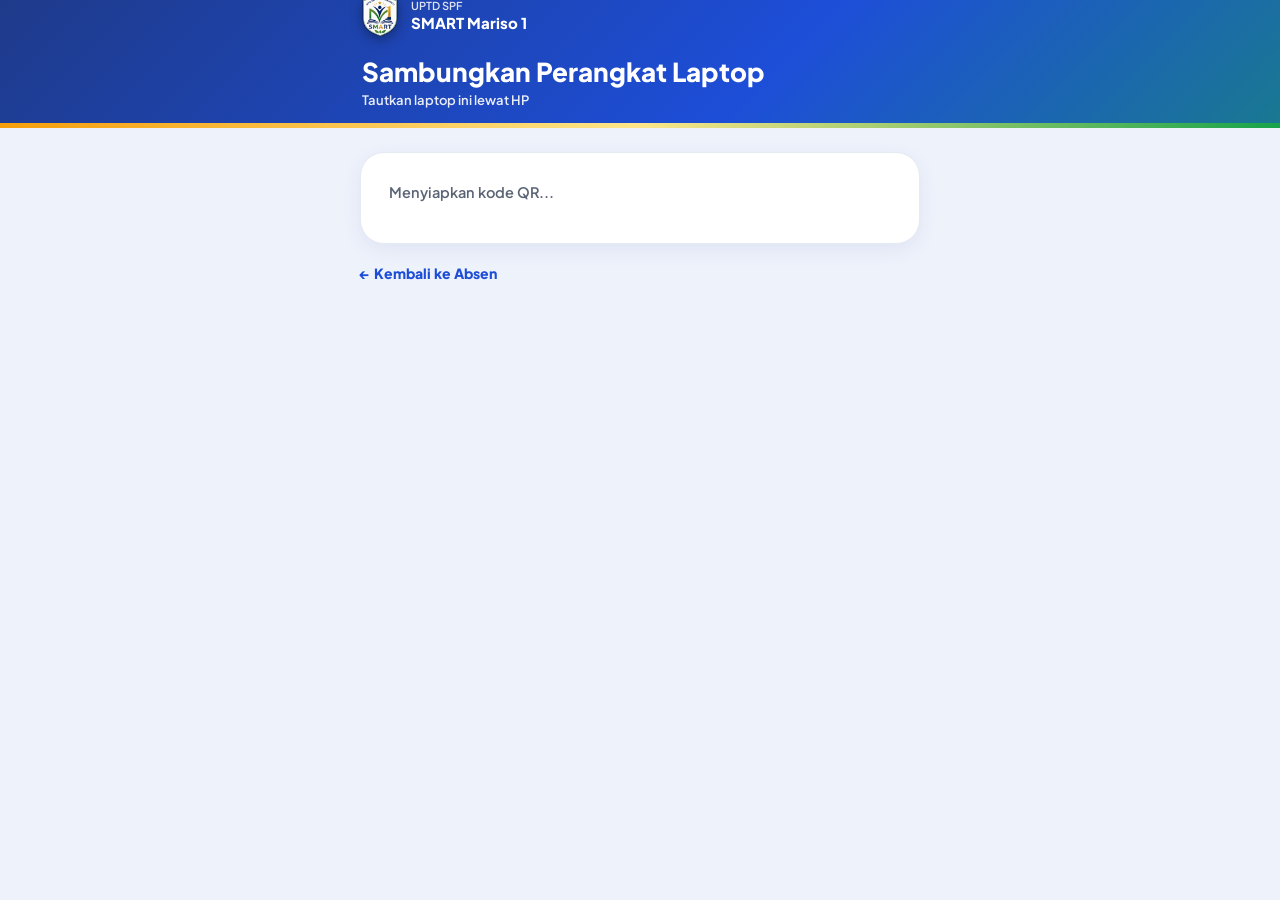
<file: laptop.html>
<!DOCTYPE html>
<html lang="id">
<head>
<meta charset="UTF-8">
<meta name="viewport" content="width=device-width, initial-scale=1, viewport-fit=cover">
<meta name="theme-color" content="#1e3a8a">
<meta name="apple-mobile-web-app-capable" content="yes">
<meta name="mobile-web-app-capable" content="yes">
<meta name="apple-mobile-web-app-title" content="SMART Mariso 1">
<link rel="manifest" href="manifest.webmanifest">
<link rel="icon" type="image/png" href="ikon-192.png">
<link rel="apple-touch-icon" href="apple-touch-icon.png">
<link rel="preconnect" href="https://fonts.googleapis.com">
<link href="https://fonts.googleapis.com/css2?family=Plus+Jakarta+Sans:wght@500;600;700;800&display=swap" rel="stylesheet" media="print" onload="this.media='all'">
<script src="config.js"></script>
<script src="api.js"></script>
<title>Sambungkan Perangkat Laptop</title>
<style>

* { box-sizing: border-box; -webkit-tap-highlight-color: transparent; }
:root { --bg:#F3F6FB; --card:#fff; --line:#E6EAF2; --muted:#5B6475; --ink:#14213D; --ok:#16a34a; --okbg:#f3fbf5; --blue:#1d4ed8; --warn:#fff7e0; --warnink:#7a4a00; --info:#e8efff; --infoink:#1e3a8a; }
@media (prefers-color-scheme: dark) { :root { --bg:#0b0b0f; --card:#1c1c24; --line:rgba(255,255,255,.10); --muted:#A8AFBF; --ink:#F2F2F7; --okbg:rgba(34,197,94,.10); --warn:rgba(245,158,11,.14); --warnink:#FBBF4D; --info:rgba(100,130,255,.16); --infoink:#C9D6FF; } }
html { background: var(--bg); }
body { margin: 0; background: var(--bg); color: var(--ink); min-height: 100vh; padding-bottom: 130px; -webkit-font-smoothing: antialiased; font-family: "Plus Jakarta Sans", -apple-system, BlinkMacSystemFont, "SF Pro Display", Roboto, Arial, sans-serif; }
button, input, textarea { font-family: inherit; }
.ban { max-width: 440px; margin: 0 auto; background: linear-gradient(135deg, #1e3a8a 0%, #1d4ed8 60%, #16a34a 140%); color: #fff; padding: calc(10px + env(safe-area-inset-top, 0px)) 18px 22px; position: relative; border-radius: 0 0 30px 30px; }
.ban::after { content: ""; position: absolute; left: 0; right: 0; bottom: 0; height: 5px; background: linear-gradient(90deg, #f59e0b, #fde68a, #16a34a); border-radius: 0 0 30px 30px; }
.bt { display: flex; align-items: center; gap: 11px; }
.bt img { width: 40px; height: auto; filter: drop-shadow(0 3px 6px rgba(0,0,0,.35)); }
.bt small { display: block; font-size: 11px; opacity: .85; font-weight: 600; }
.bt b { font-size: 15px; font-weight: 800; }
.hd { padding: 16px 2px 0; } .hd h1 { margin: 0; font-size: 22px; font-weight: 800; } .hd p { margin: 4px 0 0; font-size: 13px; opacity: .9; font-weight: 600; }
.wrap { max-width: 440px; margin: 0 auto; padding: 14px 14px 0; }
.card { background: var(--card); border: 1px solid var(--line); border-radius: 22px; padding: 18px; margin-bottom: 14px; box-shadow: 0 6px 20px rgba(30,58,138,.07); }
.card h2 { margin: 0 0 6px; font-size: 17px; font-weight: 800; } .card p { margin: 0 0 12px; font-size: 14px; line-height: 1.55; color: var(--muted); font-weight: 600; }
.btn { width: 100%; min-height: 52px; border: 0; border-radius: 16px; background: var(--blue); color: #fff; font-size: 15px; font-weight: 800; cursor: pointer; } .btn:disabled { opacity: .55; }
.card.peringatan { background: var(--warn); border-color: rgba(245,158,11,.45); } .card.peringatan h2 { color: var(--warnink); }
.btn.red { background: #fee2e2; color: #b91c1c; margin-top: 10px; } .btn.ghost { background: var(--info); color: var(--infoink); margin-top: 10px; }
.kode { font-size: 42px; font-weight: 800; letter-spacing: 8px; text-align: center; color: var(--infoink); background: var(--info); border-radius: 18px; padding: 16px 8px; margin: 6px 0 8px; font-variant-numeric: tabular-nums; }
.ket { text-align: center; font-size: 13px; font-weight: 700; color: var(--muted); }
input.kin { width: 100%; min-height: 56px; border: 2px solid var(--line); border-radius: 16px; background: var(--card); color: var(--ink); font-size: 26px; font-weight: 800; letter-spacing: 8px; text-align: center; margin-bottom: 12px; }
.pesan { margin-top: 12px; font-size: 14px; font-weight: 700; border-radius: 14px; padding: 12px 14px; display: none; line-height: 1.5; }
.pesan.err { display: block; background: #fee2e2; color: #b91c1c; } .pesan.ok { display: block; background: var(--okbg); color: #166534; } .pesan.info { display: block; background: var(--info); color: var(--infoink); }
.lk { display: block; text-align: center; text-decoration: none; margin-top: 10px; min-height: 48px; line-height: 48px; border-radius: 14px; background: var(--info); color: var(--infoink); font-weight: 800; font-size: 14px; }
.back { display: inline-block; margin: 14px 0 0; color: var(--blue); font-weight: 800; font-size: 14px; text-decoration: none; }
.qrbox { display: flex; justify-content: center; margin: 8px 0 4px; } .qrbox svg { width: min(260px, 70vw); height: auto; border-radius: 12px; border: 1px solid var(--line); background: #fff; }
.lgkh { margin: 8px 0 0; padding-left: 20px; font-size: 14px; font-weight: 600; line-height: 1.7; color: var(--ink); }
select.kin { font-size: 16px; letter-spacing: 0; text-align: left; padding: 0 14px; }
.scanv { width: 100%; border-radius: 16px; background: #000; aspect-ratio: 4 / 3; object-fit: cover; margin-top: 10px; }
</style>
<link rel="stylesheet" href="desktop.css">
</head>
<body class="pg-laptop">
<div class="ban">
  <div class="bt"><img src="[data-uri]" alt=""><div><small>UPTD SPF</small><b>SMART Mariso 1</b></div></div>
  <div class="hd"><h1 id="jdl">Sambungkan Perangkat Laptop</h1><p id="sub">Riwayat, Laporan, dan Kelas dari laptop</p></div>
</div>
<div class="wrap">
  <div id="isi"><div class="card"><p>Memuat...</p></div></div>
  <a class="back" id="kembali" href="index.html">&larr; Kembali ke Absen</a>
</div>
<script src="qr.js"></script>
<script>
(function () {
  var $ = function (id) { return document.getElementById(id); };
  function esc(x) { return String(x == null ? '' : x).replace(/[&<>"]/g, function (c) { return { '&': '&amp;', '<': '&lt;', '>': '&gt;', '"': '&quot;' }[c]; }); }
  var q = {};
  try { location.search.replace(/^\?/, '').split('&').forEach(function (kv) { var p = kv.split('='); if (p[0]) q[decodeURIComponent(p[0])] = decodeURIComponent(p[1] || ''); }); } catch (e) { }
  var kode = q.kode || '', dev = q.dev || '';
  if (!dev) { try { dev = localStorage.getItem('absensi_device_id') || ''; } catch (e) { } }
  if (!kode) { try { kode = localStorage.getItem('absensi_guru_terakhir') || ''; } catch (e) { } }
  var enc = encodeURIComponent(kode) + '&dev=' + encodeURIComponent(dev);
  var GAGAL = 'Tidak bisa terhubung ke server. Periksa internet, lalu coba lagi.';
  var timer = null;
  function pesan(t, m) { var el = $('pesan'); if (!el) return; el.className = 'pesan ' + t; el.textContent = m; }
  function panggil(fn, args, ok) {
    var r = google.script.run.withSuccessHandler(ok).withFailureHandler(function () { pesan('err', GAGAL); busy(false); });
    r[fn].apply(r, args);
  }
  function busy(b) { var x = document.querySelectorAll('.btn'); for (var i = 0; i < x.length; i++) x[i].disabled = b; }
  function simpanCache(v) { try { localStorage.setItem('absensi_laptop_izin_' + kode, JSON.stringify({ v: v, t: Date.now() })); } catch (e) { } }
  function tautan() {
    return '<a class="lk" href="riwayat.html?kode=' + enc + '">Buka Riwayat</a><a class="lk" href="laporan.html?kode=' + enc + '">Buka Laporan</a><a class="lk" href="kelas.html?kode=' + enc + '">Buka Kelas</a>';
  }
  function render(r) {
    clearInterval(timer);
    var h = '';
    var jd = (r && r.ok && !r.iniUtama && r.izin) ? 'Sambungkan HP' : 'Sambungkan Perangkat Laptop';
    $('jdl').textContent = jd; document.title = jd;
    if (!r || !r.ok) { h = '<div class="card"><h2>Tidak bisa dibuka</h2><p>' + esc((r && r.message) || GAGAL) + '</p></div>'; }
    else {
      $('sub').textContent = r.nama || '';
      simpanCache(!!r.izin);
      if (!r.izin) h = '<div class="card"><h2>Belum diaktifkan</h2><p>Login di laptop belum diaktifkan untuk kamu. Minta kepala sekolah atau admin mengaktifkannya di Pengaturan.</p></div>';
      else if (r.iniUtama) {
        h = '<div class="card"><h2>Tautkan laptop</h2><p>Buka halaman ini di laptop sampai muncul kode QR, lalu pindai kode itu dari sini.</p><button class="btn" id="btnScan">Pindai QR dari laptop</button><div id="scanBox"></div><div class="pesan" id="pesan2"></div></div><div class="card"><h2>Atau pakai kode 6 angka</h2><p>Buat kode, lalu ketik kode itu di laptop. Kode berlaku 5 menit dan hanya bisa dipakai sekali.</p><button class="btn ghost" id="btnKode">Buat kode untuk laptop</button><div id="kodeBox"></div><div class="pesan" id="pesan"></div></div>';
        if (r.adaTambahan) h = '<div class="card peringatan"><h2>Sudah ada laptop tersambung</h2><p><b>' + esc(r.label || 'Laptop') + '</b>' + (r.sejak ? ' (sejak ' + esc(r.sejak) + ')' : '') + '. Satu guru hanya bisa satu laptop. Kalau kamu menyambungkan laptop lain, laptop ini akan <b>diganti dan otomatis keluar</b>.</p><button class="btn red" id="btnLepas">Lepas laptop</button></div>' + h;
      } else if (r.iniTambahan) {
        h = '<div class="card"><h2>Perangkat ini terdaftar</h2><p>Perangkat ini terdaftar sebagai laptop ' + esc(r.nama) + (r.sejak ? ' sejak ' + esc(r.sejak) : '') + '. Absen Masuk dan Pulang tetap dari HP.</p>' + tautan() + '<button class="btn red" id="btnLepas">Lepas perangkat ini</button><div class="pesan" id="pesan"></div></div>';
      } else if (!r.adaUtama) {
        h = '<div class="card"><h2>HP utama belum terdaftar</h2><p>Absen dulu sekali dari HP kamu, lalu kembali ke halaman ini.</p></div>';
      } else {
        h = '<div class="card"><h2>Sambungkan HP ke laptop ini</h2><p>Di HP utama: buka aplikasi, pilih namamu, ketuk <b>Sambungkan perangkat laptop</b>, lalu <b>Buat kode</b>. Ketik 6 angka itu di sini.</p><input class="kin" id="kin" inputmode="numeric" maxlength="6" placeholder="------" autocomplete="off"><button class="btn" id="btnPasang">Pasangkan perangkat ini</button><button class="btn ghost" id="btnQr">Atau tampilkan kode QR</button><div class="pesan" id="pesan"></div></div>';
      }
    }
    $('isi').innerHTML = h;
    var b;
    if ((b = $('btnKode'))) b.onclick = buatKode;
    if ((b = $('btnPasang'))) b.onclick = pasang;
    if ((b = $('btnScan'))) b.onclick = scan;
    if ((b = $('btnQr'))) b.onclick = mulaiQR;
    if ((b = $('btnLepas'))) b.onclick = function () { Popup.tanya('Perangkat ini tidak bisa lagi membuka Riwayat, Laporan, dan Kelas.', { judul: 'Lepas laptop?', ok: 'Ya, lepas', bahaya: true, ikon: 'warn' }, lepas); };
    if ((b = $('kin'))) b.addEventListener('keydown', function (e) { if (e.key === 'Enter') pasang(); });
  }
  function muat() { panggil('infoLaptopGuru', [kode, dev], render); }
  function buatKode() {
    busy(true); pesan('info', 'Membuat kode...');
    panggil('mintaKodeLaptop', [kode, dev], function (r) {
      busy(false);
      if (!r || !r.ok) { pesan('err', (r && r.message) || 'Gagal membuat kode.'); return; }
      $('pesan').className = 'pesan';
      var sisa = r.detik || 300, t0 = Date.now();
      function tik() {
        var s = Math.max(0, sisa - Math.floor((Date.now() - t0) / 1000));
        $('kodeBox').innerHTML = s > 0 ? '<div class="kode">' + esc(r.kode) + '</div><div class="ket">Berlaku ' + Math.floor(s / 60) + ':' + ('0' + (s % 60)).slice(-2) + ' lagi</div>' : '<div class="ket">Kode kedaluwarsa. Buat kode baru.</div>';
        if (s <= 0) clearInterval(timer);
      }
      tik(); clearInterval(timer); timer = setInterval(tik, 1000);
    });
  }
  function pasang() {
    var v = ($('kin').value || '').replace(/\D/g, '');
    if (v.length !== 6) { pesan('err', 'Isi kode 6 angka dari HP utama.'); return; }
    busy(true); pesan('info', 'Memasangkan...');
    var label = /Mobi|Android|iPhone|iPad/i.test(navigator.userAgent || '') ? 'HP/Tablet lain' : 'Laptop';
    panggil('pasangkanLaptop', [kode, v, dev, label], function (r) {
      busy(false);
      if (r && r.ok) { muat(); } else pesan('err', (r && r.message) || 'Gagal memasangkan.');
    });
  }
  function lepas() {
    busy(true);
    panggil('lepasLaptopSendiri', [kode, dev], function (r) { busy(false); if (r && r.ok) muat(); else pesan('err', (r && r.message) || 'Gagal melepas.'); });
  }
  $('kembali').href = 'index.html';
  // ===== Tautkan lewat QR (seperti WhatsApp Web) =====
  var qrTimer = null, qrPoll = null, qrUlang = 0, camStream = null, camStop = false;
  function pastikanDev() {
    if (dev) return dev;
    try { dev = localStorage.getItem('absensi_device_id') || ''; } catch (e) { }
    if (!dev) {
      dev = (window.crypto && crypto.randomUUID) ? crypto.randomUUID() : 'dev-' + Date.now() + '-' + Math.random().toString(36).substring(2, 12);
      try { localStorage.setItem('absensi_device_id', dev); } catch (e) { }
      try { document.cookie = 'absensi_device_id=' + encodeURIComponent(dev) + '; max-age=31536000; path=/; SameSite=Lax'; } catch (e) { }
    }
    return dev;
  }
  function labelPerangkat() {
    var u = navigator.userAgent || '', br = /Edg\//.test(u) ? 'Edge' : /OPR\//.test(u) ? 'Opera' : /Firefox\//.test(u) ? 'Firefox' : /Chrome\//.test(u) ? 'Chrome' : /Safari\//.test(u) ? 'Safari' : 'Browser';
    var os = /Windows/.test(u) ? 'Windows' : /Mac OS/.test(u) ? 'Mac' : /Linux/.test(u) ? 'Linux' : '';
    return 'Laptop ' + br + (os ? ' · ' + os : '');
  }
  function hentiQR() { clearInterval(qrTimer); clearInterval(qrPoll); qrTimer = qrPoll = null; }
  function mulaiQR() {
    hentiQR(); pastikanDev();
    if (!dev) { $('isi').innerHTML = '<div class="card"><h2>Tidak bisa dibuka</h2><p>Perangkat tidak terdeteksi. Gunakan Chrome biasa (bukan mode penyamaran).</p></div>'; return; }
    $('sub').textContent = 'Tautkan laptop ini lewat HP';
    $('isi').innerHTML = '<div class="card"><p>Menyiapkan kode QR...</p></div>';
    panggil('mintaTautanLaptop', [dev, labelPerangkat()], function (r) {
      if (!r || !r.ok) { $('isi').innerHTML = '<div class="card"><h2>Tidak bisa membuat QR</h2><p>' + esc((r && r.message) || GAGAL) + '</p><button class="btn" id="btnUlang">Coba lagi</button></div>'; $('btnUlang').onclick = mulaiQR; return; }
      var url = location.href.split('#')[0].split('?')[0] + '?q=' + r.token, t0 = Date.now(), sisa = r.detik || 150;
      var svg; try { svg = SM1QR.svg(url, 260); } catch (e) { svg = '<p>' + esc(url) + '</p>'; }
      $('isi').innerHTML = '<div class="card"><h2>Tautkan laptop ini</h2><div class="qrbox">' + svg + '</div><div class="ket" id="qrKet"></div><ol class="lgkh"><li>Buka SMART Mariso 1 di <b>HP utama</b> kamu.</li><li>Ketuk <b>Sambungkan perangkat laptop</b>, lalu <b>Pindai QR dari laptop</b>.</li><li>Arahkan kamera HP ke kode ini, lalu ketuk <b>Ya</b>.</li></ol><div class="pesan" id="pesan"></div><button class="btn ghost" id="btnMuatQR">Muat ulang QR</button><button class="btn ghost" id="btnKodeAlt">Atau pakai kode 6 angka</button></div>';
      $('btnMuatQR').onclick = function () { hentiQR(); qrUlang = 0; mulaiQR(); };
      $('btnKodeAlt').onclick = tampilKode;
      function tik() { var s = Math.max(0, sisa - Math.floor((Date.now() - t0) / 1000)), e = $('qrKet'); if (e) e.textContent = s > 0 ? 'Kode berlaku ' + Math.floor(s / 60) + ':' + ('0' + (s % 60)).slice(-2) + ' lagi' : 'Memperbarui kode...'; }
      tik(); qrTimer = setInterval(tik, 1000);
      qrPoll = setInterval(function () {
        google.script.run.withSuccessHandler(function (c) {
          if (!c || !c.ok) return;
          if (c.status === 'ok') {
            hentiQR();
            try { localStorage.setItem('absensi_guru_terakhir', c.kode); } catch (e) { }
            $('isi').innerHTML = '<div class="card"><h2>Laptop tertaut</h2><p>Berhasil masuk sebagai <b>' + esc(c.nama || c.kode) + '</b>. Absen Masuk dan Pulang tetap dari HP.</p><a class="lk" href="index.html">Buka beranda</a></div>';
            setTimeout(function () { location.href = 'index.html'; }, 1800);
          } else if (c.status === 'habis') {
            hentiQR(); qrUlang++;
            if (qrUlang <= 5) mulaiQR(); else $('isi').innerHTML = '<div class="card"><h2>Kode kedaluwarsa</h2><p>Tidak ada yang memindai kode ini.</p><button class="btn" id="btnUlang">Tampilkan QR baru</button></div>', $('btnUlang').onclick = function () { qrUlang = 0; mulaiQR(); };
          }
        }).cekTautanLaptop(r.token, dev);
      }, 2500);
    });
  }
  // Pindah dari layar QR ke kode 6 angka. Kalau nama belum diketahui, pilih nama dulu.
  function tampilKode() {
    hentiQR(); pastikanDev();
    if (kode) { enc = encodeURIComponent(kode) + '&dev=' + encodeURIComponent(dev); muat(); return; }
    $('sub').textContent = 'Pakai kode 6 angka';
    $('isi').innerHTML = '<div class="card"><h2>Pilih namamu</h2><p>Pilih akun yang mau disambungkan, lalu masukkan kode 6 angka dari HP utama.</p><select class="kin sel" id="pilNama" aria-label="Pilih nama"><option value="">Memuat nama...</option></select><button class="btn" id="btnLanjut" disabled>Lanjut</button><button class="btn ghost" id="btnBalikQR">Kembali ke kode QR</button><div class="pesan" id="pesan"></div></div>';
    $('btnBalikQR').onclick = mulaiQR;
    var sel = $('pilNama'), lanjut = $('btnLanjut');
    sel.onchange = function () { lanjut.disabled = !sel.value; };
    lanjut.onclick = function () { if (!sel.value) return; kode = sel.value; enc = encodeURIComponent(kode) + '&dev=' + encodeURIComponent(dev); muat(); };
    panggil('getDaftarGuru', [], function (list) {
      if (!list || !list.length) { sel.innerHTML = '<option value="">Daftar nama tidak tersedia</option>'; pesan('err', 'Daftar nama tidak bisa dimuat. Coba lagi atau pakai kode QR.'); return; }
      sel.innerHTML = '<option value="">Pilih nama...</option>' + list.map(function (g) { return '<option value="' + esc(g.kode) + '">' + esc(g.nama) + '</option>'; }).join('');
    });
  }
  function tutupKamera() { camStop = true; if (camStream) { try { camStream.getTracks().forEach(function (t) { t.stop(); }); } catch (e) { } camStream = null; } var v = $('scanBox'); if (v) v.innerHTML = ''; }
  function ambilToken(teks) { var m = /[?&]q=([0-9a-f]{24})(?![0-9a-f])/i.exec(teks || '') || /^([0-9a-f]{24})$/i.exec(String(teks || '').trim()); return m ? m[1].toLowerCase() : ''; }
  function scan() {
    var box = $('scanBox'), ms = function (t, m) { var e = $('pesan2'); if (e) { e.className = 'pesan ' + t; e.textContent = m; } };
    if (!window.BarcodeDetector || !navigator.mediaDevices || !navigator.mediaDevices.getUserMedia) { ms('info', 'Pemindai di dalam aplikasi belum didukung di HP ini. Buka kamera bawaan HP, arahkan ke QR di laptop, lalu ketuk tautan yang muncul.'); return; }
    ms('info', 'Membuka kamera...'); camStop = false;
    var det; try { det = new BarcodeDetector({ formats: ['qr_code'] }); } catch (e) { ms('err', 'Pemindai tidak bisa dibuka di HP ini.'); return; }
    navigator.mediaDevices.getUserMedia({ video: { facingMode: { ideal: 'environment' } }, audio: false }).then(function (st) {
      camStream = st;
      box.innerHTML = '<video class="scanv" id="scanV" playsinline muted autoplay></video><button class="btn ghost" id="btnTutupScan">Batal</button>';
      var v = $('scanV'); v.srcObject = st; v.play().catch(function () { });
      $('btnTutupScan').onclick = function () { tutupKamera(); ms('info', ''); $('pesan2').className = 'pesan'; };
      ms('info', 'Arahkan kamera ke kode QR di layar laptop.');
      (function loop() {
        if (camStop) return;
        if (v.readyState >= 2) {
          det.detect(v).then(function (hasil) {
            for (var i = 0; i < hasil.length; i++) { var t = ambilToken(hasil[i].rawValue); if (t) { tutupKamera(); konfirmasi(t); return; } }
            setTimeout(loop, 250);
          }, function () { setTimeout(loop, 400); });
        } else setTimeout(loop, 250);
      })();
    }, function () { ms('err', 'Kamera tidak diizinkan. Izinkan kamera untuk situs ini, atau buka kamera bawaan HP dan arahkan ke QR di laptop.'); });
  }
  // HP utama: layar "Tautkan laptop ini?" (dari hasil pindai atau dari tautan QR)
  function konfirmasi(token) {
    clearInterval(timer);
    if (!kode) { $('isi').innerHTML = '<div class="card"><h2>Buka dari HP utama</h2><p>Buka aplikasi di HP utama kamu, pilih namamu dan absen sekali, lalu pindai QR lagi.</p></div>'; return; }
    $('isi').innerHTML = '<div class="card"><p>Memeriksa QR...</p></div>';
    panggil('infoTautanLaptop', [kode, dev, token], function (r) {
      if (!r || !r.ok) { $('isi').innerHTML = '<div class="card"><h2>Tidak bisa menautkan</h2><p>' + esc((r && r.message) || GAGAL) + '</p><a class="lk" href="laptop.html">Kembali</a></div>'; return; }
      $('sub').textContent = r.nama || '';
      var ya = function () {
        busy(true); pesan('info', 'Menautkan...');
        panggil('setujuiTautanLaptop', [kode, dev, token], function (c) {
          busy(false);
          if (c && c.ok) $('isi').innerHTML = '<div class="card"><h2>Berhasil</h2><p>' + esc(c.message) + ' Layar laptop akan masuk sendiri dalam beberapa detik.</p><a class="lk" href="laptop.html">Selesai</a></div>';
          else pesan('err', (c && c.message) || 'Gagal menautkan.');
        });
      };
      var tampil = function (peringatan) { $('isi').innerHTML = (peringatan || '') + '<div class="card"><h2>Tautkan laptop ini?</h2><p>Perangkat: <b>' + esc(r.label || 'Laptop') + '</b><br>Akun: <b>' + esc(r.nama) + '</b></p><p>Laptop ini bisa membuka Riwayat, Laporan, dan Kelas atas nama kamu. Absen Masuk dan Pulang tetap dari HP. Tautkan hanya jika laptop itu ada di depanmu.</p><button class="btn" id="btnYa">Ya, tautkan</button><button class="btn red" id="btnTidak">Tidak</button><div class="pesan" id="pesan"></div></div>';
      $('btnTidak').onclick = function () { location.href = 'laptop.html'; };
      $('btnYa').onclick = ya; };
      panggil('infoLaptopGuru', [kode, dev], function (i2) {
        tampil(i2 && i2.ok && i2.adaTambahan ? '<div class="card peringatan"><h2>Laptop lama akan diganti</h2><p>Sudah ada laptop tersambung: <b>' + esc(i2.label || 'Laptop') + '</b>' + (i2.sejak ? ' (sejak ' + esc(i2.sejak) + ')' : '') + '. Satu guru hanya bisa satu laptop, jadi laptop lama akan otomatis keluar kalau kamu menautkan laptop ini.</p></div>' : '');
      });
    });
  }
  $('kembali').href = 'index.html';
  var HP = /Mobi|Android|iPhone|iPad/i.test(navigator.userAgent || '');
  if (q.q && ambilToken('?q=' + q.q)) { pastikanDev(); konfirmasi(ambilToken('?q=' + q.q)); }
  else if (!kode && !HP) mulaiQR();
  else if (!kode) { render({ ok: false, message: 'Pilih namamu dulu di halaman Absen, lalu buka halaman ini lagi.' }); } else muat();
})();
</script>
<script src="desktop.js"></script>
</body>
</html>
</file>
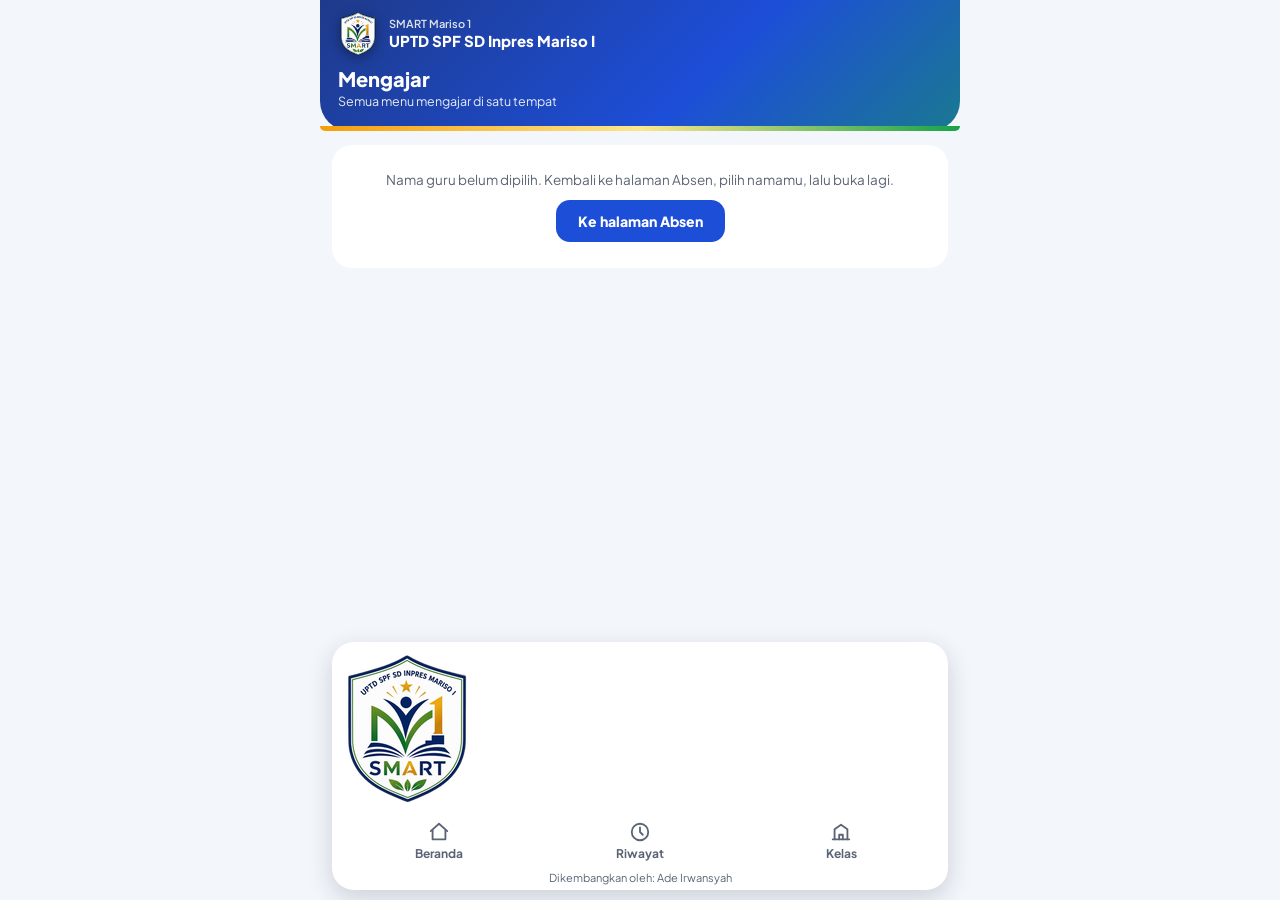
<file: mengajar.html>
<!DOCTYPE html>
<html lang="id">
<head>
<meta charset="UTF-8">
<meta name="viewport" content="width=device-width, initial-scale=1, viewport-fit=cover">
<meta name="theme-color" content="#1e3a8a">
<meta name="apple-mobile-web-app-capable" content="yes">
<meta name="mobile-web-app-capable" content="yes">
<meta name="apple-mobile-web-app-title" content="Absensi Guru">
<link rel="manifest" href="manifest.webmanifest">
<link rel="icon" type="image/png" href="ikon-192.png">
<link rel="apple-touch-icon" href="apple-touch-icon.png">
<link href="https://fonts.googleapis.com/css2?family=Plus+Jakarta+Sans:wght@500;600;700;800&display=swap" rel="stylesheet" media="print" onload="this.media='all'">
<script src="config.js"></script>
<script src="api.js"></script>
<title>Mengajar</title>
<style>
* { box-sizing: border-box; -webkit-tap-highlight-color: transparent; }
:root { --bg:#F3F6FB; --card:#fff; --line:#E6EAF2; --muted:#5B6475; --ink:#14213D; --tile:#EEF3FF; --tileink:#1d4ed8; }
@media (prefers-color-scheme: dark) { :root { --bg:#0b0b0f; --card:#1c1c24; --line:rgba(255,255,255,.10); --muted:#A8AFBF; --ink:#F2F2F7; --tile:rgba(99,132,255,.16); --tileink:#9DB7FF; } }
html { background: var(--bg); }
body { margin: 0; background: var(--bg); color: var(--ink); min-height: 100vh; padding-bottom: 130px; -webkit-font-smoothing: antialiased; font-family: "Plus Jakarta Sans", -apple-system, BlinkMacSystemFont, "Segoe UI", Roboto, sans-serif; }
button { font-family: inherit; }
.ban { max-width: 440px; margin: 0 auto; background: linear-gradient(135deg, #1e3a8a 0%, #1d4ed8 60%, #16a34a 140%); color: #fff; padding: calc(10px + env(safe-area-inset-top, 0px)) 18px 22px; position: relative; border-radius: 0 0 30px 30px; }
.ban::after { content: ""; position: absolute; left: 0; right: 0; bottom: 0; height: 5px; background: linear-gradient(90deg, #f59e0b, #fde68a, #16a34a); border-radius: 0 0 30px 30px; }
.bt { display: flex; align-items: center; gap: 11px; }
.bt img { width: 40px; height: auto; filter: drop-shadow(0 3px 6px rgba(0,0,0,.35)); }
.bt small { display: block; font-size: 11px; opacity: .85; font-weight: 600; }
.bt b { font-size: 15px; font-weight: 800; }
.g1 { font-size: 20px; font-weight: 800; margin-top: 8px; }
.g2 { font-size: 12.5px; opacity: .9; margin-top: 2px; }
.wrap { max-width: 440px; margin: 14px auto 0; padding: 0 12px; }
.grid { display: grid; grid-template-columns: repeat(2, 1fr); gap: 12px; }
.tl { display: flex; flex-direction: column; align-items: flex-start; gap: 10px; text-decoration: none; color: var(--ink); background: var(--card); border: 0; border-radius: 20px; padding: 16px 14px; box-shadow: 0 8px 20px rgba(30,58,138,.10); text-align: left; position: relative; min-height: 116px; }
@media (prefers-color-scheme: dark) { .tl { box-shadow: 0 8px 20px rgba(0,0,0,.35); } }
.tl:active { transform: scale(.97); }
.ic { width: 46px; height: 46px; border-radius: 14px; background: var(--tile); color: var(--tileink); display: flex; align-items: center; justify-content: center; }
.ic svg { width: 24px; height: 24px; }
.tl b { font-size: 14.5px; font-weight: 800; }
.tl small { display: block; font-size: 11.5px; color: var(--muted); font-weight: 600; margin-top: 2px; }
.tl .dot { position: absolute; top: 12px; right: 12px; width: 10px; height: 10px; border-radius: 50%; background: #ef4444; display: none; }
.tl.rev .dot { display: block; }
.kunci { text-align: center; padding: 34px 18px; background: var(--card); border-radius: 20px; box-shadow: 0 8px 20px rgba(30,58,138,.10); }
.kunci .em { font-size: 34px; margin-bottom: 6px; }
.kunci b { display: block; font-size: 16px; margin-bottom: 4px; }
.kunci p { margin: 0 0 14px; font-size: 13px; color: var(--muted); font-weight: 600; line-height: 1.45; }
.btn { display: inline-block; border: 0; border-radius: 14px; padding: 12px 22px; font-weight: 800; font-size: 14px; background: #1d4ed8; color: #fff; text-decoration: none; }
.pilih { text-align: center; padding: 26px 16px; color: var(--muted); font-size: 13.5px; background: var(--card); border-radius: 20px; }
.sk { height: 116px; border-radius: 20px; background: linear-gradient(90deg, rgba(100,116,139,.12) 25%, rgba(100,116,139,.22) 37%, rgba(100,116,139,.12) 63%); background-size: 200% 100%; }
@media (prefers-reduced-motion: no-preference) { .sk { animation: sh 1.2s linear infinite; } @keyframes sh { to { background-position: -200% 0; } } }
.bnav { position: fixed; left: 50%; transform: translateX(-50%); bottom: calc(10px + env(safe-area-inset-bottom, 0px)); width: calc(100% - 24px); max-width: 416px; background: var(--card); border-radius: 22px; box-shadow: 0 8px 24px rgba(30,41,59,.18); padding: 8px 8px 6px; z-index: 60; }
.bn-row { display: flex; gap: 4px; }
.bnav a { flex: 1; text-decoration: none; text-align: center; padding: 7px 0; font-size: 12px; font-weight: 700; color: var(--muted); border-radius: 14px; }
.bnav a.on { background: #DBE6FB; color: #1E3A8A; }
.bnav a .ni { display: flex; justify-content: center; margin-bottom: 3px; } .bnav a svg { width: 22px; height: 22px; }
.bn-credit { text-align: center; font-size: 11px; color: var(--muted); margin-top: 3px; }
@media (prefers-color-scheme: dark) { .bnav a.on { background: #1E3A8A; color: #fff; } }
@media (min-width: 769px) { .ban, .wrap { max-width: 640px; } .bnav { max-width: 616px; } }
</style>
</head>
<body>
<div class="ban">
  <div class="bt"><img src="[data-uri]" alt="">
    <div><small>SMART Mariso 1</small><b>UPTD SPF SD Inpres Mariso I</b></div>
  </div>
  <div class="g1">Mengajar</div>
  <div class="g2" id="sub">Semua menu mengajar di satu tempat</div>
</div>

<div class="wrap" id="isi"><div class="grid"><div class="sk"></div><div class="sk"></div><div class="sk"></div><div class="sk"></div></div></div>

<nav class="bnav" id="bnav">
  <div class="bn-row">
    <a href="index.html" id="navAbsenLink"><span class="ni"><svg viewBox="0 0 24 24" fill="none" stroke="currentColor" stroke-width="2" stroke-linecap="round" stroke-linejoin="round" aria-hidden="true"><path d="M3 11l9-8 9 8"/><path d="M5 10v10h14V10"/></svg></span>Absen</a>
    <a href="#" id="navRiwayatLink"><span class="ni"><svg viewBox="0 0 24 24" fill="none" stroke="currentColor" stroke-width="2" stroke-linecap="round" stroke-linejoin="round" aria-hidden="true"><circle cx="12" cy="12" r="9"/><path d="M12 7v5l3 3"/></svg></span>Riwayat</a>
    <a href="index.html#admin" id="navAdminLink" style="display:none;"><span class="ni"><svg viewBox="0 0 24 24" fill="none" stroke="currentColor" stroke-width="2" stroke-linecap="round" stroke-linejoin="round" aria-hidden="true"><path d="M12 3l8 3v6c0 5-3.5 8-8 9-4.5-1-8-4-8-9V6z"/><path d="M9 12l2 2 4-4"/></svg></span>Admin</a>
  </div>
  <div class="bn-credit">Dikembangkan oleh: Ade Irwansyah</div>
</nav>

<script>
(function () {
  var $ = function (id) { return document.getElementById(id); };
  function ls(k, v) { try { if (v === undefined) return localStorage.getItem(k) || ''; localStorage.setItem(k, v); } catch (e) { return ''; } }
  var q = new URLSearchParams(location.search);
  var kode = q.get('kode') || ls('absensi_guru_terakhir');
  var dev = q.get('dev') || ls('absensi_device_id');
  if (kode) ls('absensi_guru_terakhir', kode);
  var enc = kode ? '?kode=' + encodeURIComponent(kode) + '&dev=' + encodeURIComponent(dev) : '';
  try { if (ls('absensi_admin_ok') === '1') $('navAdminLink').style.display = ''; } catch (e) { }
  $('navAbsenLink').href = 'index.html';
  $('navRiwayatLink').href = 'riwayat.html' + enc;

  var I = {
    lap: '<svg viewBox="0 0 24 24" fill="none" stroke="currentColor" stroke-width="2" stroke-linecap="round" stroke-linejoin="round"><path d="M9 11l3 3 8-8"/><path d="M20 12v7a2 2 0 0 1-2 2H6a2 2 0 0 1-2-2V5a2 2 0 0 1 2-2h9"/></svg>',
    kls: '<svg viewBox="0 0 24 24" fill="none" stroke="currentColor" stroke-width="2" stroke-linecap="round" stroke-linejoin="round"><path d="M3 20h18"/><path d="M5 20V9l7-5 7 5v11"/><path d="M10 20v-6h4v6"/></svg>',
    nil: '<svg viewBox="0 0 24 24" fill="none" stroke="currentColor" stroke-width="2" stroke-linecap="round" stroke-linejoin="round"><path d="M4 19V5"/><path d="M4 19h16"/><path d="M8 16v-5M12 16V8M16 16v-3"/></svg>',
    pa: '<svg viewBox="0 0 24 24" fill="none" stroke="currentColor" stroke-width="2" stroke-linecap="round" stroke-linejoin="round"><path d="M4 5a2 2 0 0 1 2-2h12v16H6a2 2 0 0 0-2 2z"/><path d="M4 21V5"/><path d="M9 8h6M9 12h4"/></svg>'
  };
  function tile(id, href, ikon, judul, ket, rev) {
    return '<a class="tl' + (rev ? ' rev' : '') + '" id="' + id + '" href="' + href + '"><span class="ic">' + ikon + '</span><span><b>' + judul + '</b><small>' + ket + '</small></span><i class="dot"></i></a>';
  }
  var st = { kelas: true, nilai: ls('sm1_nilai_ok') !== '0' };
  function gambar() {
    var h = '<div class="grid">'
      + tile('tLap', 'laporan.html' + enc, I.lap, 'Laporan', 'Catatan & perangkat', false)
      + (st.kelas ? tile('tKls', 'kelas.html' + enc, I.kls, 'Kelas', 'Siswa & kegiatan kelas', false) : '')
      + (st.kelas && st.nilai ? tile('tNil', 'nilai.html' + enc, I.nil, 'Nilai &amp; Rapor', 'Input nilai siswa', false) : '')
      + tile('tPa', 'laporan.html' + enc + '#standar', I.pa, 'Perangkat Ajar', 'Dokumen 8 standar', false)
      + '</div>';
    $('isi').innerHTML = h;
  }
  function kunci() {
    $('sub').textContent = 'Terbuka setelah absen masuk';
    $('isi').innerHTML = '<div class="kunci"><div class="em">\ud83d\udd12</div><b>Absen masuk dulu ya</b><p>Menu Mengajar (Laporan, Kelas, Nilai &amp; Rapor, Perangkat Ajar) terbuka setelah kamu absen masuk hari ini.</p><a class="btn" href="index.html">Ke halaman Absen</a></div>';
  }
  function pilihNama() {
    $('isi').innerHTML = '<div class="pilih">Nama guru belum dipilih. Kembali ke halaman Absen, pilih namamu, lalu buka lagi.<div style="margin-top:12px"><a class="btn" href="index.html">Ke halaman Absen</a></div></div>';
  }
  if (!kode) { pilihNama(); return; }
  gambar(); // tampil cepat, lalu dicek status
  function aturKelas() {
    if (!window.KelasAkses) return;
    try { window.KelasAkses.cek(kode, dev, function (ok) { st.kelas = !!ok; if (!document.querySelector('.kunci')) gambar(); }); } catch (e) { }
  }
  if (!(window.google && google.script && google.script.run)) { aturKelas(); return; }
  google.script.run.withSuccessHandler(function (s) {
    var terkunci = !!(s && s.hariKerja === true && s.deviceCocok !== false && !s.sudahMasuk && !s.sudahKeluar && !s.ket);
    if (terkunci) kunci(); else aturKelas();
  }).withFailureHandler(function () { aturKelas(); }).getStatusHariIni(kode, dev);
})();
</script>
<script src="nav4.js"></script>
<script src="desktop.js"></script>
</body>
</html>
</file>
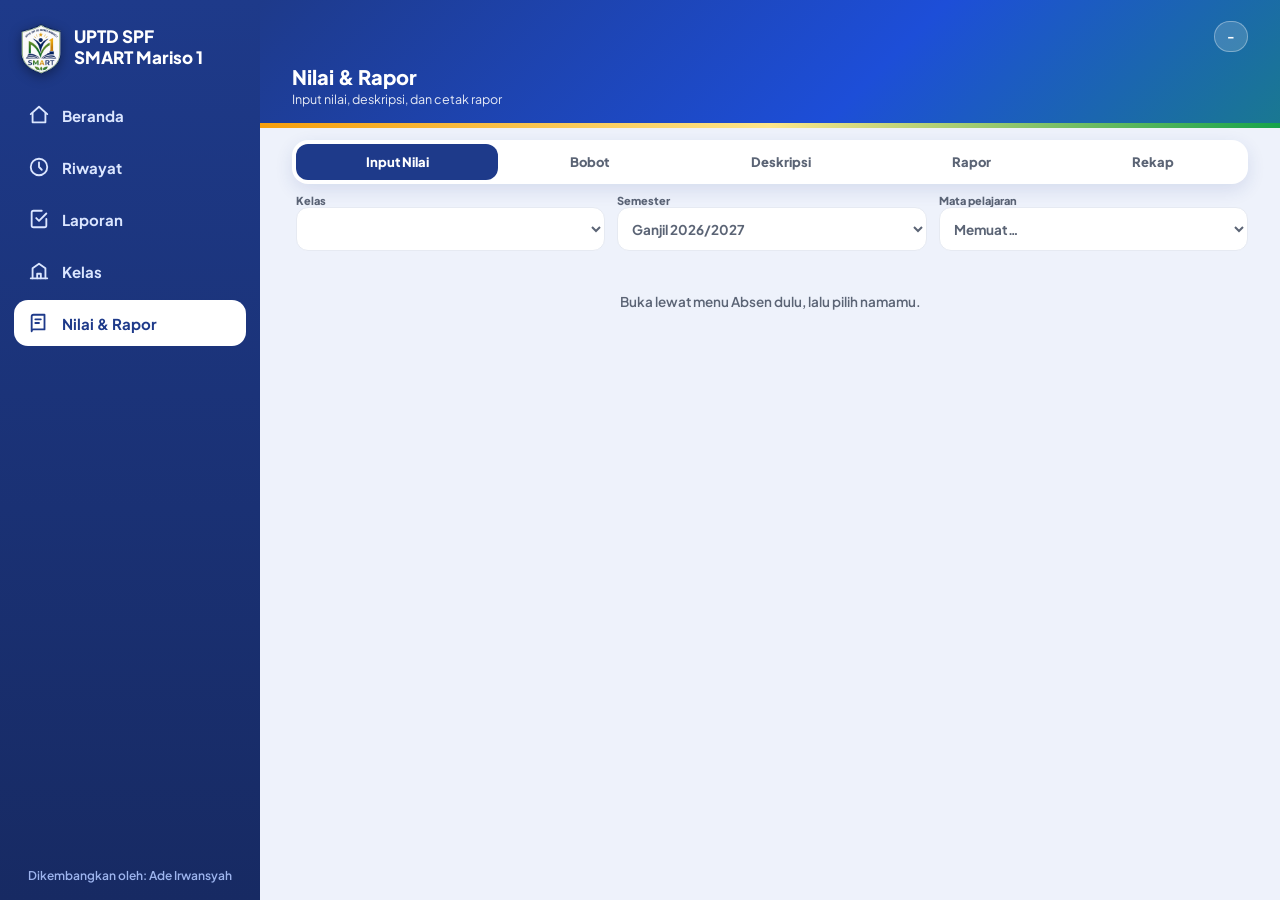
<file: nilai.html>
<!DOCTYPE html>
<html lang="id">
<head>
<meta charset="UTF-8">
<meta name="viewport" content="width=device-width, initial-scale=1, viewport-fit=cover">
<meta name="theme-color" content="#1e3a8a">
<meta name="apple-mobile-web-app-capable" content="yes">
<meta name="mobile-web-app-capable" content="yes">
<meta name="apple-mobile-web-app-title" content="SMART Mariso 1">
<link rel="manifest" href="manifest.webmanifest">
<link rel="icon" type="image/png" href="ikon-192.png">
<link rel="apple-touch-icon" href="apple-touch-icon.png">
<link rel="preconnect" href="https://fonts.googleapis.com">
<link href="https://fonts.googleapis.com/css2?family=Plus+Jakarta+Sans:wght@500;600;700;800&display=swap" rel="stylesheet" media="print" onload="this.media='all'">
<script src="config.js"></script>
<script src="api.js"></script>
<title>Nilai & Rapor</title>
<style>
* { box-sizing: border-box; -webkit-tap-highlight-color: transparent; }
:root { --bg:#F3F6FB; --card:#fff; --line:#E6EAF2; --muted:#5B6475; --ink:#14213D; --ok:#16a34a; --okbg:#f3fbf5; --blue:#1d4ed8; --warn:#fff7e0; --warnink:#7a4a00; --info:#e8efff; --infoink:#1e3a8a; --bad:#dc2626; --badbg:#fdecec; --inp:#f6f8fc; }
@media (prefers-color-scheme: dark) { :root { --bg:#0b0b0f; --card:#1c1c24; --line:rgba(255,255,255,.10); --muted:#A8AFBF; --ink:#F2F2F7; --okbg:rgba(34,197,94,.10); --warn:rgba(245,158,11,.14); --warnink:#FBBF4D; --info:rgba(100,130,255,.16); --infoink:#C9D6FF; --badbg:rgba(239,68,68,.16); --inp:#262631; } }
html { background: var(--bg); }
body { margin: 0; background: var(--bg); color: var(--ink); min-height: 100vh; padding-bottom: 130px; -webkit-font-smoothing: antialiased; font-family: "Plus Jakarta Sans", -apple-system, BlinkMacSystemFont, "SF Pro Display", Roboto, Arial, sans-serif; }
button, input, textarea, select { font-family: inherit; color: inherit; }
.ban { max-width: 440px; margin: 0 auto; background: linear-gradient(135deg, #1e3a8a 0%, #1d4ed8 60%, #16a34a 140%); color: #fff; padding: calc(10px + env(safe-area-inset-top, 0px)) 18px 22px; position: relative; border-radius: 0 0 30px 30px; }
.ban::after { content: ""; position: absolute; left: 0; right: 0; bottom: 0; height: 5px; background: linear-gradient(90deg, #f59e0b, #fde68a, #16a34a); border-radius: 0 0 30px 30px; }
.bt { display: flex; align-items: center; gap: 11px; }
.bt img { width: 40px; height: auto; filter: drop-shadow(0 3px 6px rgba(0,0,0,.35)); }
.bt small { display: block; font-size: 11px; opacity: .85; font-weight: 600; }
.bt b { font-size: 15px; font-weight: 800; }
.pw { margin-left: auto; max-width: 52%; text-align: right; }
.kls { font-size: 11.5px; font-weight: 700; opacity: .92; margin-top: 4px; padding-right: 6px; white-space: nowrap; overflow: hidden; text-overflow: ellipsis; }
.kls:empty { display: none; }
.pill { max-width: 100%; display: inline-block; font-size: 12px; font-weight: 800; padding: 7px 12px; border-radius: 999px; background: rgba(255,255,255,.16); border: 1px solid rgba(255,255,255,.34); white-space: nowrap; overflow: hidden; text-overflow: ellipsis; }
.g1 { font-size: 20px; font-weight: 800; margin-top: 8px; }
.g2 { font-size: 12.5px; opacity: .9; margin-top: 2px; }
.wrap { max-width: 440px; margin: 12px auto 0; padding: 0 12px; position: relative; }
@media (min-width: 769px) { .ban, .wrap { max-width: 640px; } }
.card { background: var(--card); border-radius: 20px; box-shadow: 0 8px 20px rgba(30,58,138,.10); overflow: hidden; margin-bottom: 12px; }
@media (prefers-color-scheme: dark) { .card { box-shadow: 0 8px 20px rgba(0,0,0,.35); } }
.cp { padding: 14px; }
.empty { text-align: center; color: var(--muted); font-weight: 600; font-size: 13.5px; padding: 28px 18px; line-height: 1.5; }
.seg { display: flex; background: var(--card); border-radius: 16px; padding: 4px; box-shadow: 0 6px 18px rgba(30,58,138,.12); margin-bottom: 10px; position: sticky; top: 0; z-index: 30; }
.seg { overflow-x: auto; scrollbar-width: none; gap: 2px; } .seg::-webkit-scrollbar { display: none; }
.seg button { flex: 1 0 auto; border: 0; background: transparent; padding: 10px 13px; white-space: nowrap; border-radius: 12px; font-size: 13px; font-weight: 800; color: var(--muted); }
.seg button.on { background: #1e3a8a; color: #fff; }
@media (prefers-color-scheme: dark) { .seg button.on { background: #3b6cf0; } }
.sel { display: grid; grid-template-columns: 1fr 1fr; gap: 8px; margin-bottom: 10px; }
.sel label { display: block; font-size: 11px; font-weight: 800; color: var(--muted); margin: 0 0 3px 4px; }
.sel label.full { grid-column: 1 / -1; }
.sel select { width: 100%; min-height: 44px; border-radius: 12px; border: 1px solid var(--line); background: var(--card); font-weight: 700; font-size: 13.5px; padding: 0 10px; }
.sel .full select { width: 100%; }
.st { font-size: 12px; font-weight: 800; padding: 5px 10px; border-radius: 99px; background: var(--info); color: var(--infoink); display: inline-block; }
.st.ok { background: var(--okbg); color: var(--ok); } .st.err { background: var(--badbg); color: var(--bad); } .st.wait { background: var(--warn); color: var(--warnink); }
.bar { display: flex; align-items: center; gap: 8px; flex-wrap: wrap; margin: 0 2px 10px; }
.bar .sp { flex: 1; }
.btn { min-height: 42px; padding: 0 14px; border-radius: 12px; border: 1px solid var(--line); background: var(--card); font-weight: 800; font-size: 13px; color: var(--infoink); cursor: pointer; }
.btn.pri { background: #1e3a8a; border-color: #1e3a8a; color: #fff; }
.btn.sm { min-height: 34px; padding: 0 10px; font-size: 12px; border-radius: 10px; }
.btn:disabled { opacity: .5; }
@media (prefers-color-scheme: dark) { .btn { color: #C9D6FF; } .btn.pri { background: #3b6cf0; border-color: #3b6cf0; color: #fff; } }
.tip { font-size: 12px; color: var(--muted); font-weight: 600; margin: 0 4px 10px; line-height: 1.45; }
/* tabel nilai */
.gw { overflow-x: auto; -webkit-overflow-scrolling: touch; }
table.g { border-collapse: separate; border-spacing: 0; width: 100%; min-width: 560px; font-size: 13px; }
table.g th { font-size: 11px; font-weight: 800; color: var(--muted); padding: 9px 4px; background: var(--card); position: sticky; top: 0; border-bottom: 1px solid var(--line); text-align: center; }
table.g td { padding: 3px 3px; border-bottom: 1px solid var(--line); text-align: center; }
table.g th:first-child, table.g td:first-child { position: sticky; left: 0; z-index: 2; background: var(--card); text-align: left; min-width: 118px; max-width: 150px; padding-left: 10px; box-shadow: 2px 0 0 var(--line); }
table.g td:first-child { font-weight: 700; font-size: 12.5px; line-height: 1.25; }
table.g td:first-child i { font-style: normal; color: var(--muted); font-size: 10.5px; display: block; font-weight: 600; }
table.g input { width: 100%; min-width: 46px; height: 38px; text-align: center; border: 1px solid transparent; background: var(--inp); border-radius: 9px; font-size: 14px; font-weight: 700; }
table.g input:focus { outline: 2px solid #3b6cf0; background: var(--card); }
table.g input.low { color: var(--bad); background: var(--badbg); }
table.g input.bad { outline: 2px solid var(--bad); }
table.g td.ak { font-weight: 800; min-width: 44px; } table.g td.pr { font-weight: 800; min-width: 34px; }
.pA { color: #15803d; } .pB { color: #1d4ed8; } .pC { color: #b45309; } .pD { color: var(--bad); }
.nil-nb { font-size: 11.5px; color: var(--muted); font-weight: 600; margin: 8px 12px 12px; }
/* bobot */
.bb { display: grid; grid-template-columns: 1fr 90px; gap: 8px 12px; align-items: center; font-weight: 700; font-size: 14px; }
.bb small { display: block; color: var(--muted); font-weight: 600; font-size: 11.5px; }
.bb input, .tp input, .ek input { width: 100%; min-height: 42px; border: 1px solid var(--line); background: var(--inp); border-radius: 11px; padding: 0 10px; font-size: 14px; font-weight: 700; }
.bb input { text-align: center; }
.jml { margin-top: 12px; padding: 10px 12px; border-radius: 12px; font-weight: 800; font-size: 13.5px; display: flex; justify-content: space-between; background: var(--okbg); color: var(--ok); }
.jml.x { background: var(--badbg); color: var(--bad); }
.tp { display: flex; gap: 6px; margin-bottom: 7px; } .tp input { flex: 1; } .tp button { width: 40px; border: 0; border-radius: 10px; background: var(--badbg); color: var(--bad); font-weight: 800; font-size: 16px; }
h3.jd { margin: 0 0 4px; font-size: 14.5px; font-weight: 800; }
/* deskripsi */
.sd { padding: 12px 14px; border-top: 1px solid var(--line); } .sd:first-child { border-top: 0; }
.sd-h { display: flex; align-items: center; gap: 8px; margin-bottom: 6px; } .sd-h b { flex: 1; font-size: 13.5px; } .sd-h span { font-weight: 800; font-size: 12.5px; }
.chips { display: flex; flex-wrap: wrap; gap: 5px; margin-bottom: 7px; }
.chip { border: 1px solid var(--line); background: var(--inp); border-radius: 99px; padding: 5px 10px; font-size: 11.5px; font-weight: 700; color: var(--muted); max-width: 100%; text-align: left; }
.chip.k { background: var(--okbg); color: var(--ok); border-color: rgba(22,163,74,.4); } .chip.b { background: var(--warn); color: var(--warnink); border-color: rgba(245,158,11,.5); }
.sd textarea, .ct textarea { width: 100%; min-height: 78px; border: 1px solid var(--line); background: var(--inp); border-radius: 11px; padding: 9px 10px; font-size: 13px; line-height: 1.45; resize: vertical; }
.sd .mini { display: flex; justify-content: space-between; align-items: center; margin-top: 5px; font-size: 11px; color: var(--muted); font-weight: 700; }
/* rapor */
.rs { display: flex; align-items: center; gap: 10px; padding: 11px 14px; border-top: 1px solid var(--line); } .rs:first-child { border-top: 0; }
.rs input[type=checkbox] { width: 20px; height: 20px; flex-shrink: 0; }
.rs .t { flex: 1; min-width: 0; } .rs .t b { display: block; font-size: 13.5px; } .rs .t small { color: var(--muted); font-weight: 600; font-size: 11.5px; }
.rs.act { background: var(--info); }
.bdg { font-size: 11px; font-weight: 800; padding: 3px 8px; border-radius: 99px; } .bdg.ok { background: var(--okbg); color: var(--ok); } .bdg.no { background: var(--warn); color: var(--warnink); }
.ct label { display: block; font-size: 11.5px; font-weight: 800; color: var(--muted); margin: 10px 2px 4px; }
.ek { display: grid; grid-template-columns: 1fr 1.6fr; gap: 6px; margin-bottom: 6px; }
.pvw { overflow: hidden; border-radius: 12px; background: #d9dfec; }
.pvw > div { transform-origin: top left; }
.nb { background: var(--warn); color: var(--warnink); border-radius: 12px; padding: 10px 12px; font-size: 12.5px; font-weight: 700; margin-bottom: 10px; line-height: 1.45; }
/* bottom nav */
.bnav { position: fixed; left: 50%; transform: translateX(-50%); bottom: calc(10px + env(safe-area-inset-bottom, 0px)); width: calc(100% - 24px); max-width: 416px; background: var(--card); border-radius: 22px; box-shadow: 0 10px 30px rgba(30,58,138,.22); padding: 6px; z-index: 40; }
.bnav .bn-row { display: flex; gap: 2px; }
.bnav a { flex: 1; text-decoration: none; text-align: center; padding: 7px 0; font-size: 12px; font-weight: 700; color: var(--muted); border-radius: 14px; }
.bnav a.on { background: #DBE6FB; color: #1E3A8A; }
.bnav a .ni { display: flex; justify-content: center; margin-bottom: 3px; } .bnav a svg { width: 22px; height: 22px; }
.bn-credit { text-align: center; font-size: 10px; color: var(--muted); font-weight: 600; padding: 3px 0 1px; }
@media (prefers-color-scheme: dark) { .bnav a.on { background: #1E3A8A; color: #fff; } }
@media (min-width: 769px) { .bnav { max-width: 616px; } }
@media (min-width: 1100px) { .wrap { max-width: 1040px !important; } .sel { grid-template-columns: repeat(3, 1fr); } .sel label.full { grid-column: auto; } table.g { min-width: 0; } .cols { display: grid; grid-template-columns: 1fr 1fr; gap: 14px; align-items: start; } }
table.rk { border-collapse: collapse; width: 100%; font-size: 12px; min-width: 520px; } table.rk th, table.rk td { border-bottom: 1px solid var(--line); padding: 7px 5px; text-align: center; } table.rk th { font-size: 10.5px; color: var(--muted); background: var(--card); position: sticky; top: 0; } table.rk td:nth-child(2), table.rk th:nth-child(2) { text-align: left; position: sticky; left: 0; background: var(--card); min-width: 110px; font-weight: 700; box-shadow: 2px 0 0 var(--line); }
.pn { padding: 12px 14px; border-top: 1px solid var(--line); } .pn:first-child { border-top: 0; } .pn summary { cursor: pointer; display: flex; align-items: center; gap: 8px; list-style: none; } .pn summary::-webkit-details-marker { display: none; } .pn summary b { flex: 1; font-size: 14px; } .pn small { color: var(--muted); font-weight: 600; font-size: 11.5px; }
.pg { height: 7px; border-radius: 9px; background: var(--line); overflow: hidden; margin: 7px 0 2px; } .pg i { display: block; height: 100%; background: var(--ok); }
.pm { display: flex; align-items: center; gap: 8px; padding: 7px 0; border-top: 1px dashed var(--line); font-size: 12.5px; font-weight: 700; } .pm span:first-child { flex: 1; min-width: 0; } .pm em { font-style: normal; color: var(--muted); font-size: 11px; font-weight: 600; display: block; }
.md { display: flex; gap: 6px; margin-bottom: 12px; } .md button { flex: 1; min-height: 42px; border-radius: 12px; border: 1px solid var(--line); background: var(--inp); font-weight: 800; font-size: 12.5px; color: var(--muted); } .md button.on { background: #1e3a8a; border-color: #1e3a8a; color: #fff; }
table.g select { width: 100%; min-width: 120px; height: 38px; border: 1px solid transparent; background: var(--inp); border-radius: 9px; font-size: 13px; font-weight: 700; padding: 0 6px; }
.rkp { page: rekap; } @page rekap { size: A4 landscape; margin: 10mm; }
/* lembar rapor (dipakai di pratinjau & cetak) */
#cetak { display: none; }
.rp { box-sizing: border-box; width: 210mm; min-height: 296mm; background: #fff; color: #111; padding: 9mm 13mm 8mm; font-family: 'Times New Roman', Georgia, serif; position: relative; }
.rp * { box-sizing: border-box; }
.rp .kop { display: flex; align-items: center; gap: 14px; border-bottom: 3px double #111; padding-bottom: 8px; margin-bottom: 10px; }
.rp .kop img { width: 20mm; height: 20mm; object-fit: contain; }
.rp .kop div { text-align: center; flex: 1; margin-right: 20mm; } .rp .kop small { display: block; font-size: 11.5px; } .rp .kop b { display: block; font-size: 18px; margin: 2px 0; } .rp .kop span { font-size: 10.5px; font-style: italic; }
.rp h2 { text-align: center; font-size: 14.5px; text-decoration: underline; margin: 6px 0 9px; letter-spacing: .03em; }
.rp .id { display: grid; grid-template-columns: 27mm 1fr 24mm 1fr; gap: 3px 6px; font-size: 12px; margin-bottom: 10px; }
.rp table { border-collapse: collapse; width: 100%; font-size: 11.2px; } .rp th, .rp td { border: 1px solid #111; padding: 4px 6px; } .rp th { background: #eee; text-align: center; }
.rp .c { text-align: center; } .rp .d { font-size: 10.6px; line-height: 1.36; }
.rp h3 { font-size: 12px; margin: 11px 0 4px; } .rp .two { display: grid; grid-template-columns: 1fr 1fr; gap: 14px; align-items: start; }
.rp .ttd { display: grid; grid-template-columns: 1fr 1fr 1fr; text-align: center; font-size: 12px; margin-top: 4px; } .rp .ttd p { height: 52px; margin: 0; }
.rp .cat { height: 12mm; vertical-align: top; font-size: 11px; }
@media print {
  @page { size: A4; margin: 0; }
  html, body { background: #fff !important; min-height: 0 !important; padding: 0 !important; margin: 0 !important; }
  body > *:not(#cetak) { display: none !important; }
  #cetak { display: block !important; }
  #cetak .rkp table { font-size: 10px; } #cetak .rkp h2 { font-family: sans-serif; font-size: 14px; margin: 0 0 6px; } #cetak .rkp th, #cetak .rkp td { border: 1px solid #333; padding: 3px 4px; text-align: center; } #cetak .rkp td:nth-child(2) { text-align: left; }
  #cetak .rp { page-break-after: always; break-after: page; }
  #cetak .rp:last-child { page-break-after: auto; break-after: auto; }
  * { -webkit-print-color-adjust: exact; print-color-adjust: exact; }
}
</style>
<link rel="stylesheet" href="desktop.css">
</head>
<body>
<div class="ban">
  <div class="bt"><img src="[data-uri]" alt=""><div><small>UPTD SPF</small><b>SMART Mariso 1</b></div><div class="pw"><div class="pill" id="guruPill">-</div><div class="kls" id="guruKelas"></div></div></div>
  <div class="g1">Nilai &amp; Rapor</div>
  <div class="g2" id="sub">Input nilai, deskripsi, dan cetak rapor</div>
</div>

<div class="wrap">
  <div class="seg" id="seg" role="tablist"><button type="button" id="tbIn" class="on">Input Nilai</button><button type="button" id="tbBo">Bobot</button><button type="button" id="tbDe">Deskripsi</button><button type="button" id="tbRa">Rapor</button><button type="button" id="tbRk">Rekap</button><button type="button" id="tbPa" style="display:none">Pantauan</button></div>
  <div class="sel" id="sel">
    <label id="lbKelas">Kelas<select id="selKelas"></select></label>
    <label id="lbSem">Semester<select id="selSem"></select></label>
    <label class="full" id="lbMapel">Mata pelajaran<select id="selMapel"></select></label>
  </div>
  <div id="pIn"><div class="empty">Memuat…</div></div>
  <div id="pBo" style="display:none"></div>
  <div id="pDe" style="display:none"></div>
  <div id="pRa" style="display:none"></div>
  <div id="pRk" style="display:none"></div>
  <div id="pPa" style="display:none"></div>
</div>
<div id="cetak"></div>

<nav class="bnav" id="bnav">
  <div class="bn-row">
    <a href="index.html"><span class="ni"><svg viewBox="0 0 24 24" fill="none" stroke="currentColor" stroke-width="2" stroke-linecap="round" stroke-linejoin="round" aria-hidden="true"><path d="M3 11l9-8 9 8"/><path d="M5 10v10h14V10"/></svg></span>Absen</a>
    <a href="#" id="navRiwayatLink"><span class="ni"><svg viewBox="0 0 24 24" fill="none" stroke="currentColor" stroke-width="2" stroke-linecap="round" stroke-linejoin="round" aria-hidden="true"><circle cx="12" cy="12" r="9"/><path d="M12 7v5l3 3"/></svg></span>Riwayat</a>
    <a href="#" id="navLaporanLink"><span class="ni"><svg viewBox="0 0 24 24" fill="none" stroke="currentColor" stroke-width="2" stroke-linecap="round" stroke-linejoin="round" aria-hidden="true"><path d="M9 11l3 3 8-8"/><path d="M20 12v7a2 2 0 0 1-2 2H6a2 2 0 0 1-2-2V5a2 2 0 0 1 2-2h9"/></svg></span>Laporan</a>
    <a href="#" id="navKelasLink" class="on" aria-current="page"><span class="ni"><svg viewBox="0 0 24 24" fill="none" stroke="currentColor" stroke-width="2" stroke-linecap="round" stroke-linejoin="round" aria-hidden="true"><path d="M3 20h18"/><path d="M5 20V9l7-5 7 5v11"/><path d="M10 20v-5h4v5"/></svg></span>Kelas</a>
    <a href="index.html#admin" id="navAdminLink" style="display:none;"><span class="ni"><svg viewBox="0 0 24 24" fill="none" stroke="currentColor" stroke-width="2" stroke-linecap="round" stroke-linejoin="round" aria-hidden="true"><path d="M12 3l8 3v6c0 5-3.5 8-8 9-4.5-1-8-4-8-9V6z"/></svg></span>Admin</a>
  </div>
  <div class="bn-credit">Dikembangkan oleh: Ade Irwansyah</div>
</nav>

<script>
(function () {
  var $ = function (id) { return document.getElementById(id); };
  function esc(s) { var d = document.createElement('div'); d.textContent = s == null ? '' : s; return d.innerHTML; }
  function attr(s) { return esc(s).replace(/"/g, '&quot;'); }
  var BULAN = ['Januari','Februari','Maret','April','Mei','Juni','Juli','Agustus','September','Oktober','November','Desember'];
  var q = {};
  try { location.search.replace(/^\?/, '').split('&').forEach(function (kv) { var p = kv.split('='); if (p[0]) q[decodeURIComponent(p[0])] = decodeURIComponent(p[1] || ''); }); } catch (e) { }
  var kode = q.kode || '', dev = q.dev || '';
  if (!dev) { try { dev = localStorage.getItem('absensi_device_id') || ''; } catch (e) { } }
  if (!kode) { try { kode = localStorage.getItem('absensi_guru_terakhir') || ''; } catch (e) { } }
  try { if (localStorage.getItem('absensi_admin_ok') === '1') $('navAdminLink').style.display = ''; } catch (e) { }
  var enc = encodeURIComponent(kode) + '&dev=' + encodeURIComponent(dev);
  $('navRiwayatLink').href = 'riwayat.html?kode=' + enc;
  $('navLaporanLink').href = 'laporan.html?kode=' + enc;
  $('navKelasLink').href = 'kelas.html?kode=' + enc;
  (function () { var nav = $('bnav'); function pad() { document.body.style.paddingBottom = (nav.offsetHeight + 36) + 'px'; } pad(); window.addEventListener('resize', pad); if (window.ResizeObserver) new ResizeObserver(pad).observe(nav); })();
  (function () { var b = document.querySelector('.ban'); function h() { document.documentElement.style.setProperty('--banh', b.offsetHeight + 'px'); } h(); window.addEventListener('resize', h); if (window.ResizeObserver) new ResizeObserver(h).observe(b); })();
  (function () { var sg = $('seg'); function t() { sg.style.top = (document.documentElement.classList.contains('x') ? 0 : 0) + 'px'; } t(); })();

  function pesanGagal(e, def) { var m = (e && e.message) || ''; if (/Fungsi tidak dikenal/.test(m)) return 'Server belum diperbarui (fungsi tidak dikenal). Minta admin memasang Code.gs terbaru di Apps Script.'; if (m && !/^Koneksi gagal|^Respons server/.test(m)) return m; return def; }
  var GAGAL = 'Tidak bisa terhubung ke server. Periksa internet, lalu coba lagi.';
  function run(fn, args, ok, fail) {
    var r = google.script.run.withSuccessHandler(ok).withFailureHandler(function (e) { if (fail) fail(e); });
    r[fn].apply(r, [kode, dev].concat(args || []));
  }
  function ls(k, v) { try { if (v === undefined) return localStorage.getItem(k) || ''; localStorage.setItem(k, v); } catch (e) { } return ''; }

  // ---------- Hitung (sama dengan aturan server) ----------
  var KOMP = ['T1', 'T2', 'UH1', 'UH2', 'PTS', 'PAS'];
  function rata(a, b) { var x = []; [a, b].forEach(function (v) { if (v !== null && v !== undefined && v !== '') x.push(+v); }); return x.length ? x.reduce(function (p, c) { return p + c; }, 0) / x.length : null; }
  function has(v) { return v !== null && v !== undefined && v !== ''; }
  function akhir(n, b) {
    if (b.mode === 'kual') return has(n.PAS) ? Math.round(+n.PAS) : null;
    var tg = rata(n.T1, n.T2), uh = rata(n.UH1, n.UH2);
    if (tg === null || uh === null || !has(n.PTS) || !has(n.PAS)) return null;
    var tot = b.tugas + b.uh + b.pts + b.pas; if (!tot) return null;
    return Math.round((tg * b.tugas + uh * b.uh + (+n.PTS) * b.pts + (+n.PAS) * b.pas) / tot);
  }
  var LBL = { A: 'Sangat Baik', B: 'Baik', C: 'Cukup', D: 'Perlu Bimbingan' };
  function pred(x) { return x === null ? '' : (x >= 85 ? 'A' : (x >= 75 ? 'B' : (x >= 65 ? 'C' : 'D'))); }

  var S = { kelas: '', mapel: '', sem: '', d: null, tab: 'in', info: null, pend: {}, timer: null, saving: false, deskPend: {}, deskTimer: null, chip: {}, rap: null, rapSel: {}, rapAktif: '', rapTgl: '' };

  function fillSel(el, arr, val, lab) { el.innerHTML = arr.map(function (x) { return '<option value="' + attr(x) + '"' + (x === val ? ' selected' : '') + '>' + esc(lab ? lab(x) : x) + '</option>'; }).join(''); }
  function semLabel(s) { var m = /^(\d{4})\/(\d{4})-([12])$/.exec(s); return m ? (m[3] === '1' ? 'Ganjil ' : 'Genap ') + m[1] + '/' + m[2] : s; }

  // ---------- Tab ----------
  function pilihTab(t) {
    S.tab = t;
    [['in', 'tbIn', 'pIn'], ['bo', 'tbBo', 'pBo'], ['de', 'tbDe', 'pDe'], ['ra', 'tbRa', 'pRa'], ['rk', 'tbRk', 'pRk'], ['pa', 'tbPa', 'pPa']].forEach(function (x) { $(x[1]).className = x[0] === t ? 'on' : ''; $(x[2]).style.display = x[0] === t ? '' : 'none'; });
    $('lbMapel').style.display = (t === 'ra' || t === 'rk' || t === 'pa') ? 'none' : '';
    $('lbKelas').style.display = t === 'pa' ? 'none' : '';
    if (t === 'ra') muatRapor(); else if (t === 'rk') muatRapor(); else if (t === 'pa') muatPantau(); else if (S.d) gambar();
    try { $('seg').querySelector('.on').scrollIntoView({ inline: 'center', block: 'nearest' }); window.scrollTo(0, 0); } catch (e) { }
  }
  $('tbIn').onclick = function () { pilihTab('in'); }; $('tbBo').onclick = function () { pilihTab('bo'); };
  $('tbDe').onclick = function () { pilihTab('de'); }; $('tbRa').onclick = function () { pilihTab('ra'); };
  $('tbRk').onclick = function () { pilihTab('rk'); }; $('tbPa').onclick = function () { pilihTab('pa'); };

  // ---------- Muat ----------
  function muat() {
    kirimNilai(true); kirimDesk(true);
    S.rap = null; S.pan = null;
    if (!S.kelas) return;
    var pn = $('pIn'); pn.innerHTML = '<div class="empty">Memuat…</div>';
    run('getNilaiKelas', [S.kelas, S.mapel, S.sem], function (r) {
      if (!r || !r.ok) { pn.innerHTML = '<div class="empty">' + esc((r && r.message) || 'Gagal memuat.') + '</div>'; S.d = null; return; }
      S.d = r; S.mapel = r.mapel; S.sem = r.semester;
      fillSel($('selMapel'), r.daftarMapel, r.mapel); fillSel($('selSem'), r.daftarSemester, r.semester, semLabel);
      S.chip = {}; gambar();
      if (S.tab === 'ra' || S.tab === 'rk') muatRapor(); else if (S.tab === 'pa') muatPantau();
    }, function (e) { pn.innerHTML = '<div class="empty">' + esc(pesanGagal(e, GAGAL)) + '</div>'; });
  }
  function gambar() { if (!S.d) return; if (S.tab === 'in') gIn(); else if (S.tab === 'bo') gBo(); else if (S.tab === 'de') gDe(); }

  // ---------- Input nilai ----------
  function stTampil(t, tipe) { var e = $('stSave'); if (e) { e.className = 'st ' + (tipe || ''); e.textContent = t; } }
  function gIn() {
    var d = S.d, h = '';
    if (d.bobot.mode === 'kual') { gInKual(); return; }
    if (!d.siswa.length) { $('pIn').innerHTML = '<div class="empty">Belum ada siswa di kelas ini.<br>Tambahkan di Kelas &gt; Siswa.</div>'; return; }
    h += '<div class="bar"><span class="st" id="stSave">Siap</span><span class="sp"></span><button class="btn sm" id="bXls" type="button">Unduh Excel</button></div>';
    h += '<div class="tip">Ketik nilai 0–100. Tersimpan otomatis. Bisa tempel (paste) kolom dari Excel. Enter = turun ke bawah.</div>';
    h += '<div class="card"><div class="gw"><table class="g"><thead><tr><th>Nama</th><th>Tugas 1</th><th>Tugas 2</th><th>UH 1</th><th>UH 2</th><th>PTS</th><th>PAS</th><th>Akhir</th><th>Pred</th></tr></thead><tbody>';
    d.siswa.forEach(function (s, i) {
      h += '<tr data-i="' + i + '"><td>' + esc(s.nama) + '</td>';
      KOMP.forEach(function (k) { var v = s.n[k]; h += '<td><input inputmode="decimal" autocomplete="off" data-i="' + i + '" data-k="' + k + '" value="' + (has(v) ? v : '') + '"' + (has(v) && +v < 60 ? ' class="low"' : '') + '></td>'; });
      h += '<td class="ak"></td><td class="pr"></td></tr>';
    });
    h += '</tbody></table></div><div class="nil-nb">Nilai akhir muncul bila Tugas, UH, PTS, dan PAS sudah terisi. Bobot: Tugas ' + d.bobot.tugas + ' · UH ' + d.bobot.uh + ' · PTS ' + d.bobot.pts + ' · PAS ' + d.bobot.pas + '. Merah = di bawah 60.</div></div>';
    $('pIn').innerHTML = h;
    d.siswa.forEach(function (s, i) { hitungBaris(i); });
  }
  function gInKual() {
    var d = S.d, h = '';
    if (!d.siswa.length) { $('pIn').innerHTML = '<div class="empty">Belum ada siswa di kelas ini.<br>Tambahkan di Kelas &gt; Siswa.</div>'; return; }
    h += '<div class="bar"><span class="st" id="stSave">Siap</span><span class="sp"></span><button class="btn sm" id="bXls" type="button">Unduh Excel</button></div>';
    h += '<div class="tip">Mapel ini dinilai dengan predikat (bukan angka). Pilih capaian tiap siswa. Tersimpan otomatis. Ubah di tab Bobot bila ingin kembali ke angka.</div><div class="card"><div class="gw"><table class="g" style="min-width:0"><thead><tr><th>Nama</th><th>Capaian</th></tr></thead><tbody>';
    d.siswa.forEach(function (s, i) {
      var v = has(s.n.PAS) ? +s.n.PAS : null, sel = v === null ? '' : (v >= 85 ? 90 : (v >= 75 ? 80 : (v >= 65 ? 70 : 55)));
      h += '<tr data-i="' + i + '"><td>' + esc(s.nama) + '</td><td><select data-i="' + i + '" data-k="PAS">' + [['', '—'], [90, 'Sangat Baik'], [80, 'Baik'], [70, 'Cukup'], [55, 'Perlu Bimbingan']].map(function (o) { return '<option value="' + o[0] + '"' + (o[0] === sel ? ' selected' : '') + '>' + o[1] + '</option>'; }).join('') + '</select></td></tr>';
    });
    $('pIn').innerHTML = h + '</tbody></table></div></div>';
  }
  function hitungBaris(i) {
    if (S.d.bobot.mode === 'kual') { var s0 = S.d.siswa[i]; s0.akhir = akhir(s0.n, S.d.bobot); s0.predikat = pred(s0.akhir); return; }
    var s = S.d.siswa[i], tr = document.querySelector('#pIn tr[data-i="' + i + '"]'); if (!tr) return;
    s.akhir = akhir(s.n, S.d.bobot); s.predikat = pred(s.akhir);
    tr.querySelector('.ak').textContent = s.akhir === null ? '–' : s.akhir;
    var p = tr.querySelector('.pr'); p.textContent = s.predikat || '–'; p.className = 'pr' + (s.predikat ? ' p' + s.predikat : '');
  }
  function setNilai(i, k, raw, dariPaste) {
    var s = S.d.siswa[i], inp = document.querySelector('#pIn input[data-i="' + i + '"][data-k="' + k + '"]'), t = String(raw == null ? '' : raw).trim().replace(',', '.'), v;
    if (t === '') v = null; else { v = Number(t); if (isNaN(v) || v < 0 || v > 100) { if (inp) inp.className = 'bad'; return false; } v = Math.round(v * 10) / 10; }
    if (inp) { inp.className = (v !== null && v < 60) ? 'low' : ''; if (dariPaste) inp.value = v === null ? '' : v; }
    if (s.n[k] === v) return true;
    s.n[k] = v; S.pend[S.kelas + '|' + S.mapel + '|' + S.sem + '|' + s.id + '|' + k] = { id: s.id, k: k, v: v === null ? '' : v, kl: S.kelas, mp: S.mapel, sm: S.sem }; hitungBaris(i);
    stTampil('Menyimpan…', 'wait'); clearTimeout(S.timer); S.timer = setTimeout(function () { kirimNilai(); }, 1100);
    return true;
  }
  function kirimNilai(cepat) {
    if (S.saving) { clearTimeout(S.timer); S.timer = setTimeout(function () { kirimNilai(); }, 800); return; }
    var keys = Object.keys(S.pend); if (!keys.length) return;
    var c0 = S.pend[keys[0]], kelas = c0.kl, mapel = c0.mp, sem = c0.sm;
    var ks = keys.filter(function (k) { var e = S.pend[k]; return e.kl === kelas && e.mp === mapel && e.sm === sem; });
    var asli = ks.map(function (k) { return S.pend[k]; }), batch = asli.map(function (e) { return { id: e.id, k: e.k, v: e.v }; });
    ks.forEach(function (k) { delete S.pend[k]; }); S.saving = true;
    function balik() { asli.forEach(function (e) { S.pend[e.kl + '|' + e.mp + '|' + e.sm + '|' + e.id + '|' + e.k] = e; }); }
    function lagi() { if (Object.keys(S.pend).length) { clearTimeout(S.timer); S.timer = setTimeout(function () { kirimNilai(); }, 300); } }
    run('simpanNilaiBanyak', [kelas, mapel, sem, batch], function (r) {
      S.saving = false;
      if (r && r.ok) { stTampil(Object.keys(S.pend).length ? 'Menyimpan…' : 'Tersimpan ✓', Object.keys(S.pend).length ? 'wait' : 'ok'); lagi(); }
      else { balik(); stTampil((r && r.message) || 'Gagal menyimpan', 'err'); }
    }, function (e) { S.saving = false; balik(); stTampil('Belum tersimpan – cek internet', 'err'); clearTimeout(S.timer); S.timer = setTimeout(function () { kirimNilai(); }, 5000); });
  }
  function fokus(i, k) { var e = document.querySelector('#pIn input[data-i="' + i + '"][data-k="' + k + '"]'); if (e) { e.focus(); try { e.select(); } catch (x) { } } }
  $('pIn').addEventListener('input', function (e) { var t = e.target; if (t.tagName === 'INPUT' && t.dataset.k) setNilai(+t.dataset.i, t.dataset.k, t.value); });
  $('pIn').addEventListener('change', function (e) { var t = e.target; if (t.tagName === 'SELECT' && t.dataset.k) setNilai(+t.dataset.i, t.dataset.k, t.value); });
  $('pIn').addEventListener('keydown', function (e) {
    var t = e.target; if (t.tagName !== 'INPUT' || !t.dataset.k) return;
    var i = +t.dataset.i, ki = KOMP.indexOf(t.dataset.k);
    if (e.key === 'Enter' || e.key === 'ArrowDown') { e.preventDefault(); if (i + 1 < S.d.siswa.length) fokus(i + 1, t.dataset.k); }
    else if (e.key === 'ArrowUp') { e.preventDefault(); if (i > 0) fokus(i - 1, t.dataset.k); }
    else if (e.key === 'ArrowRight' && t.selectionStart === t.value.length && ki < 5) { e.preventDefault(); fokus(i, KOMP[ki + 1]); }
    else if (e.key === 'ArrowLeft' && t.selectionStart === 0 && ki > 0) { e.preventDefault(); fokus(i, KOMP[ki - 1]); }
  });
  $('pIn').addEventListener('focusin', function (e) { var t = e.target; if (t.tagName === 'INPUT' && t.dataset.k) { try { t.select(); } catch (x) { } } });
  $('pIn').addEventListener('paste', function (e) {
    var t = e.target; if (t.tagName !== 'INPUT' || !t.dataset.k) return;
    var txt = (e.clipboardData || window.clipboardData).getData('text'); if (!txt || !/[\t\n]/.test(txt.replace(/[\r\n]+$/, ''))) return;
    e.preventDefault();
    var rows = txt.replace(/\r/g, '').replace(/\n+$/, '').split('\n'), i0 = +t.dataset.i, k0 = KOMP.indexOf(t.dataset.k), salah = 0;
    rows.forEach(function (ln, r) { ln.split('\t').forEach(function (c, j) { var i = i0 + r, ki = k0 + j; if (i < S.d.siswa.length && ki < 6) { if (!setNilai(i, KOMP[ki], c, true)) salah++; } }); });
    if (salah) stTampil(salah + ' sel diabaikan (bukan angka 0–100)', 'err');
  });
  $('pIn').addEventListener('click', function (e) { if (e.target.id === 'bXls') unduhCsv(); });
  function csvUnduh(L, nama) {
    var csv = '\ufeff' + L.map(function (r) { return r.map(function (c) { c = String(c); return /[",;\n]/.test(c) ? '"' + c.replace(/"/g, '""') + '"' : c; }).join(';'); }).join('\r\n');
    var a = document.createElement('a'); a.href = URL.createObjectURL(new Blob([csv], { type: 'text/csv;charset=utf-8' }));
    a.download = nama.replace(/[\\/:*?"<>|]/g, '') + '.csv'; document.body.appendChild(a); a.click(); setTimeout(function () { URL.revokeObjectURL(a.href); a.remove(); }, 1500);
  }
  function unduhCsv() {
    var d = S.d; if (d.bobot.mode === 'kual') { var L2 = [['No', 'Nama', 'Capaian']]; d.siswa.forEach(function (s, i) { L2.push([i + 1, s.nama, s.predikat ? LBL[s.predikat] : '']); }); return csvUnduh(L2, 'Nilai ' + S.kelas + ' - ' + S.mapel); }
    var L = [['No', 'Nama', 'Tugas 1', 'Tugas 2', 'UH 1', 'UH 2', 'PTS', 'PAS', 'Nilai Akhir', 'Predikat']];
    d.siswa.forEach(function (s, i) { L.push([i + 1, s.nama].concat(KOMP.map(function (k) { return has(s.n[k]) ? s.n[k] : ''; }), [s.akhir === null ? '' : s.akhir, s.predikat || ''])); });
    csvUnduh(L, 'Nilai ' + S.kelas + ' - ' + S.mapel);
  }

  // ---------- Bobot ----------
  function gBo() {
    var b = S.d.bobot; S.modeTmp = S.modeTmp && S.modeTmpKey === S.mapel + '|' + S.sem ? S.modeTmp : (b.mode || 'angka'); S.modeTmpKey = S.mapel + '|' + S.sem;
    var kual = S.modeTmp === 'kual';
    var h = '<div class="card cp"><h3 class="jd">Penilaian · ' + esc(S.d.mapel) + '</h3><div class="tip" style="margin:0 0 10px">Berlaku untuk mapel &amp; semester ini (semua kelas).</div>' +
      '<div class="md"><button type="button" data-md="angka" class="' + (kual ? '' : 'on') + '">Angka (berbobot)</button><button type="button" data-md="kual" class="' + (kual ? 'on' : '') + '">Predikat</button></div>';
    if (kual) h += '<div class="tip" style="margin:0 0 4px">Mode predikat: guru memilih Sangat Baik / Baik / Cukup / Perlu Bimbingan untuk tiap siswa, tanpa angka. Cocok untuk PJOK, Seni, atau Mulok. Di rapor tampil sebagai kata.</div>';
    else h += '<div class="tip" style="margin:0 0 10px">Jumlah bobot harus 100.</div><div class="bb">' +
      '<div>Tugas<small>rata-rata Tugas 1 &amp; 2</small></div><input id="bTu" inputmode="numeric" value="' + b.tugas + '">' +
      '<div>Ulangan Harian<small>rata-rata UH 1 &amp; 2</small></div><input id="bUh" inputmode="numeric" value="' + b.uh + '">' +
      '<div>PTS<small>penilaian tengah semester</small></div><input id="bPt" inputmode="numeric" value="' + b.pts + '">' +
      '<div>PAS<small>penilaian akhir semester</small></div><input id="bPa" inputmode="numeric" value="' + b.pas + '"></div><div class="jml" id="bJml"></div>';
    h += '<div class="bar" style="margin:12px 0 0"><span class="st" id="stBo"></span><span class="sp"></span>' + (kual ? '' : '<button class="btn" id="bDef" type="button">Standar</button>') + '<button class="btn pri" id="bSimp" type="button">Simpan</button></div></div>';
    $('pBo').innerHTML = h; if (!kual) hitungJml();
  }
  function bacaBobot() { return { tugas: +$('bTu').value || 0, uh: +$('bUh').value || 0, pts: +$('bPt').value || 0, pas: +$('bPa').value || 0 }; }
  function hitungJml() { if (!$('bJml')) return; var b = bacaBobot(), j = b.tugas + b.uh + b.pts + b.pas, e = $('bJml'); e.className = 'jml' + (j === 100 ? '' : ' x'); e.innerHTML = '<span>Jumlah</span><span>' + j + ' / 100</span>'; $('bSimp').disabled = j !== 100; }
  $('pBo').addEventListener('input', hitungJml);
  $('pBo').addEventListener('click', function (e) {
    if (e.target.dataset && e.target.dataset.md) { S.modeTmp = e.target.dataset.md; gBo(); return; }
    if (e.target.id === 'bDef') { $('bTu').value = 20; $('bUh').value = 30; $('bPt').value = 20; $('bPa').value = 30; hitungJml(); }
    if (e.target.id === 'bSimp') {
      var b = S.modeTmp === 'kual' ? { mode: 'kual' } : bacaBobot(), st = $('stBo'); e.target.disabled = true; st.className = 'st wait'; st.textContent = 'Menyimpan…';
      run('simpanBobotNilai', [S.kelas, S.mapel, S.sem, b], function (r) {
        if (r && r.ok) { b = r.bobot || b; S.d.bobot = b; S.modeTmp = b.mode; S.d.siswa.forEach(function (s) { s.akhir = akhir(s.n, b); s.predikat = pred(s.akhir); }); st.className = 'st ok'; st.textContent = 'Tersimpan ✓'; } else { st.className = 'st err'; st.textContent = (r && r.message) || 'Gagal'; }
        hitungJml();
      }, function (er) { st.className = 'st err'; st.textContent = pesanGagal(er, GAGAL); hitungJml(); });
    }
  });

  // ---------- Deskripsi ----------
  function lv(a) { return a === null ? '' : (a >= 85 ? 'sangat baik' : (a >= 75 ? 'baik' : (a >= 65 ? 'cukup baik' : ''))); }
  function chipAwal(s) {
    var n = S.d.tp.length, a = s.akhir, r = [], i;
    for (i = 0; i < n; i++) { var k = true; if (a === null) k = true; else if (a >= 85) k = true; else if (a >= 75) k = !(n > 1 && i === n - 1); else if (a >= 65) k = i < Math.ceil(n / 2); else k = false; r.push(k); }
    return r;
  }
  function buatDesk(s) {
    var tp = S.d.tp, st = S.chip[s.id] || chipAwal(s), kuasai = [], bimb = [];
    tp.forEach(function (t, i) { (st[i] ? kuasai : bimb).push(t.replace(/[.\s]+$/, '').replace(/^./, function (c) { return c.toLowerCase(); })); });
    var lvl = lv(s.akhir) || 'baik', o = [];
    if (kuasai.length) o.push('Ananda ' + lvl + ' dalam ' + gabung(kuasai) + '.');
    if (bimb.length) o.push((kuasai.length ? 'Ananda' : 'Ananda') + ' perlu bimbingan dalam ' + gabung(bimb) + '.');
    return o.join(' ');
  }
  function gabung(a) { return a.length < 2 ? a.join('') : a.slice(0, -1).join(', ') + ' dan ' + a[a.length - 1]; }
  function gDe() {
    var d = S.d, h = '';
    h += '<div class="card cp"><h3 class="jd">Tujuan Pembelajaran (TP)</h3><div class="tip" style="margin:0 0 8px">Tulis TP untuk ' + esc(d.mapel) + ' kelas ' + esc(d.kelas) + ' (maks 12). Dipakai membuat deskripsi otomatis.</div><div id="tpList">';
    (d.tp.length ? d.tp : ['']).forEach(function (t) { h += '<div class="tp"><input maxlength="160" value="' + attr(t) + '" placeholder="Contoh: Membaca teks narasi dengan lancar"><button type="button" aria-label="Hapus">×</button></div>'; });
    h += '</div><div class="bar" style="margin:8px 0 0"><button class="btn sm" id="tpAdd" type="button">+ Tambah TP</button><span class="sp"></span><span class="st" id="stTp"></span><button class="btn pri sm" id="tpSimp" type="button">Simpan TP</button></div></div>';
    h += '<div class="bar"><button class="btn sm" id="dAuto" type="button">Buat otomatis yang kosong</button><button class="btn sm" id="dAll" type="button">Timpa semua</button><span class="sp"></span><span class="st" id="stDe">Siap</span></div>';
    h += '<div class="tip">Ketuk TP di bawah nama siswa: hijau = dikuasai, kuning = perlu bimbingan. Teks bisa diedit bebas.</div><div class="card">';
    if (!d.siswa.length) h += '<div class="empty">Belum ada siswa.</div>';
    d.siswa.forEach(function (s, i) {
      var st = S.chip[s.id] || chipAwal(s);
      h += '<div class="sd" data-i="' + i + '"><div class="sd-h"><b>' + esc(s.nama) + '</b><span class="p' + (s.predikat || '') + '">' + (s.akhir === null ? 'belum lengkap' : s.akhir + ' · ' + s.predikat) + '</span></div>';
      if (d.tp.length) { h += '<div class="chips">'; d.tp.forEach(function (t, j) { h += '<button type="button" class="chip ' + (st[j] ? 'k' : 'b') + '" data-j="' + j + '">' + (st[j] ? '✓ ' : '! ') + esc(t) + '</button>'; }); h += '</div>'; }
      h += '<textarea maxlength="500" placeholder="Deskripsi capaian…">' + esc(s.desk) + '</textarea><div class="mini"><span class="cnt"></span><button class="btn sm" data-gen type="button">Buat dari TP</button></div></div>';
    });
    h += '</div>';
    $('pDe').innerHTML = h;
    document.querySelectorAll('#pDe .sd').forEach(function (e) { cnt(e); });
  }
  function cnt(row) { var t = row.querySelector('textarea'), c = row.querySelector('.cnt'); if (c) c.textContent = t.value.length + '/500'; }
  function tandaiDesk(i, teks) { var s = S.d.siswa[i]; s.desk = teks; S.deskPend[S.kelas + '|' + S.mapel + '|' + S.sem + '|' + s.id] = { id: s.id, teks: teks, kl: S.kelas, mp: S.mapel, sm: S.sem }; var e = $('stDe'); if (e) { e.className = 'st wait'; e.textContent = 'Menyimpan…'; } clearTimeout(S.deskTimer); S.deskTimer = setTimeout(function () { kirimDesk(); }, 1200); }
  function kirimDesk() {
    var keys = Object.keys(S.deskPend); if (!keys.length) return;
    var c0 = S.deskPend[keys[0]], kelas = c0.kl, mapel = c0.mp, sem = c0.sm;
    var ks = keys.filter(function (k) { var e = S.deskPend[k]; return e.kl === kelas && e.mp === mapel && e.sm === sem; });
    var asli = ks.map(function (k) { return S.deskPend[k]; }), items = asli.map(function (e) { return { id: e.id, teks: e.teks }; });
    ks.forEach(function (k) { delete S.deskPend[k]; });
    function balik() { asli.forEach(function (e) { S.deskPend[e.kl + '|' + e.mp + '|' + e.sm + '|' + e.id] = e; }); }
    run('simpanDeskripsiNilai', [kelas, mapel, sem, items], function (r) {
      var e = $('stDe');
      if (!r || !r.ok) { balik(); if (e) { e.className = 'st err'; e.textContent = (r && r.message) || 'Gagal'; } }
      else { if (e) { e.className = 'st ok'; e.textContent = 'Tersimpan ✓'; } if (Object.keys(S.deskPend).length) kirimDesk(); }
    }, function () { balik(); var e = $('stDe'); if (e) { e.className = 'st err'; e.textContent = 'Belum tersimpan – cek internet'; } clearTimeout(S.deskTimer); S.deskTimer = setTimeout(kirimDesk, 5000); });
  }
  function isiDesk(i, timpa) {
    var s = S.d.siswa[i], row = document.querySelector('#pDe .sd[data-i="' + i + '"]'); if (!row) return;
    if (!timpa && s.desk) return; if (!S.d.tp.length) return;
    var t = buatDesk(s); row.querySelector('textarea').value = t; cnt(row); tandaiDesk(i, t);
  }
  $('pDe').addEventListener('input', function (e) { var t = e.target; if (t.tagName === 'TEXTAREA') { var row = t.closest('.sd'); cnt(row); tandaiDesk(+row.dataset.i, t.value); } });
  $('pDe').addEventListener('click', function (e) {
    var t = e.target, row = t.closest('.sd');
    if (t.classList.contains('chip') && row) {
      var i = +row.dataset.i, s = S.d.siswa[i], j = +t.dataset.j, st = S.chip[s.id] || chipAwal(s); st = st.slice(); st[j] = !st[j]; S.chip[s.id] = st;
      t.className = 'chip ' + (st[j] ? 'k' : 'b'); t.textContent = (st[j] ? '✓ ' : '! ') + S.d.tp[j]; isiDesk(i, true);
    } else if (t.hasAttribute('data-gen') && row) { if (!S.d.tp.length) { alert('Isi dan simpan Tujuan Pembelajaran dulu.'); return; } isiDesk(+row.dataset.i, true); }
    else if (t.id === 'dAuto' || t.id === 'dAll') {
      if (!S.d.tp.length) { alert('Isi dan simpan Tujuan Pembelajaran dulu.'); return; }
      if (t.id === 'dAll' && !confirm('Timpa semua deskripsi siswa dengan teks otomatis?')) return;
      S.d.siswa.forEach(function (s, i) { isiDesk(i, t.id === 'dAll'); });
    }
    else if (t.id === 'tpAdd') { var l = $('tpList'); if (l.children.length >= 12) return; var dv = document.createElement('div'); dv.className = 'tp'; dv.innerHTML = '<input maxlength="160" placeholder="Tujuan pembelajaran"><button type="button" aria-label="Hapus">×</button>'; l.appendChild(dv); dv.firstChild.focus(); }
    else if (t.closest('.tp') && t.tagName === 'BUTTON') { var p = t.closest('.tp'); if ($('tpList').children.length > 1) p.remove(); else p.querySelector('input').value = ''; }
    else if (t.id === 'tpSimp') {
      var daftar = [].map.call(document.querySelectorAll('#tpList input'), function (x) { return x.value.trim(); }).filter(Boolean), st = $('stTp'); t.disabled = true; st.className = 'st wait'; st.textContent = 'Menyimpan…';
      run('simpanTujuanPembelajaran', [S.kelas, S.mapel, S.sem, daftar], function (r) { t.disabled = false; if (r && r.ok) { S.d.tp = daftar; S.chip = {}; st.className = 'st ok'; st.textContent = 'Tersimpan ✓'; gDe(); var e2 = $('stTp'); if (e2) { e2.className = 'st ok'; e2.textContent = 'Tersimpan ✓'; } } else { st.className = 'st err'; st.textContent = (r && r.message) || 'Gagal'; } },
        function (er) { t.disabled = false; st.className = 'st err'; st.textContent = pesanGagal(er, GAGAL); });
    }
  });

  // ---------- Rapor ----------
  function muatRapor() {
    var pn = S.tab === 'rk' ? $('pRk') : $('pRa'), tampil = function () { if (S.tab === 'rk') gRekap(); else gRapor(); };
    if (S.rap && S.rap.kelas === S.kelas && S.rap.semester === S.sem) { tampil(); return; }
    if (!S.kelas) return;
    kirimNilai(true); kirimDesk(true);
    pn.innerHTML = '<div class="empty">Memuat data…</div>';
    var tunda = (S.saving || Object.keys(S.pend).length || Object.keys(S.deskPend).length) ? 1600 : 0;
    setTimeout(function () {
      run('getDataRapor', [S.kelas, S.sem], function (r) {
        if (!r || !r.ok) { pn.innerHTML = '<div class="empty">' + esc((r && r.message) || 'Gagal memuat.') + '</div>'; return; }
        S.rap = r; S.rapSel = {}; r.siswa.forEach(function (s) { S.rapSel[s.id] = true; }); S.rapAktif = r.siswa.length ? r.siswa[0].id : ''; tampil();
      }, function (e) { pn.innerHTML = '<div class="empty">' + esc(pesanGagal(e, GAGAL)) + '</div>'; });
    }, tunda);
  }
  function siswaAktif() { var r = S.rap; for (var i = 0; i < r.siswa.length; i++) if (r.siswa[i].id === S.rapAktif) return r.siswa[i]; return null; }
  function gRapor() {
    var r = S.rap, h = '';
    if (!r.siswa.length) { $('pRa').innerHTML = '<div class="empty">Belum ada siswa di kelas ini.</div>'; return; }
    var sk = r.sekolah || {};
    if (!sk.kepsek) h += '<div class="nb">Data Kepala Sekolah belum diisi, jadi di rapor tampil titik-titik. ' + (r.bolehAturSekolah ? 'Isi di bagian <b>Data sekolah</b> di bawah.' : 'Minta admin atau Kepala Sekolah mengisinya.') + '</div>';
    if (!r.mapel.length) h += '<div class="nb">Belum ada nilai satu pun di semester ini. Isi nilai di tab Input Nilai dulu.</div>';
    h += '<div class="bar"><span class="st">' + esc(r.kelas) + ' · ' + esc(r.semesterTeks) + '</span><span class="sp"></span><span class="st">' + r.hariAbsen + ' hari absen kelas</span></div>';
    h += '<datalist id="dlEk">' + EKSKUL.map(function (x) { return '<option value="' + attr(x) + '">'; }).join('') + '</datalist><datalist id="dlKet"><option value="Sangat Baik"><option value="Baik"><option value="Cukup"><option value="Perlu Bimbingan"><option value="Aktif"></datalist>';
    h += '<div class="cols"><div><div class="card" id="rList">';
    r.siswa.forEach(function (s) {
      h += '<div class="rs' + (s.id === S.rapAktif ? ' act' : '') + '" data-id="' + attr(s.id) + '"><input type="checkbox"' + (S.rapSel[s.id] ? ' checked' : '') + ' aria-label="Pilih"><div class="t"><b>' + esc(s.nama) + '</b><small>S ' + s.sakit + ' · I ' + s.izin + ' · A ' + s.alpa + '</small></div><span class="bdg ' + (s.lengkap ? 'ok' : 'no') + '">' + (s.lengkap ? 'Lengkap' : 'Belum lengkap') + '</span></div>';
    });
    h += '</div><div class="bar"><button class="btn sm" id="rAll" type="button">Pilih semua</button><button class="btn sm" id="rNone" type="button">Kosongkan</button></div>';
    h += '<div class="card cp ct" id="rEd"></div></div><div>' + terbitCard(r) + '<div class="card cp"><div class="sel" style="margin:0 0 8px;grid-template-columns:1fr"><label>Tanggal rapor<input type="date" id="rTgl" style="width:100%;min-height:44px;border-radius:12px;border:1px solid var(--line);background:var(--card);font-weight:700;padding:0 10px" value="' + attr(S.rapTgl) + '"></label></div>' +
      '<div class="bar" style="margin:0"><button class="btn pri" id="rCetak1" type="button">Cetak siswa ini</button><button class="btn pri" id="rCetakS" type="button">Cetak terpilih (<span id="rN">0</span>)</button></div><div class="tip" style="margin:8px 0 0">Di jendela cetak pilih "Simpan sebagai PDF" (kertas A4, margin Tidak ada).</div></div>' +
      '<div class="card"><div class="pvw" id="rPvw"></div></div>' + (r.bolehAturSekolah ? skForm(sk) : '') + '</div></div>';
    $('pRa').innerHTML = h; gEdit(); gPreview(); hitungPilih();
  }
  var EKSKUL = ['Pramuka', 'Palang Merah Remaja (PMR)', 'Dokter Kecil / UKS', 'Drumband', 'Paduan Suara', 'Seni Tari', 'Tahfiz Qur\'an', 'Futsal', 'Sepak Bola', 'Bola Voli', 'Pencak Silat', 'Atletik'];
  var SIKAP_S = 'Ananda taat beribadah, berdoa sebelum dan sesudah belajar, serta bersyukur.', SIKAP_O = 'Ananda jujur, santun, disiplin, dan peduli terhadap teman.';
  function terbitCard(r) {
    var n = r.siswa.filter(function (x) { return !x.lengkap; }).length;
    return '<div class="card cp"><h3 class="jd">Terbitkan ke orang tua</h3><div class="tip" style="margin:0 0 8px">' + (r.terbit ? 'Orang tua bisa melihat nilai &amp; rapor anaknya di HP (menu orang tua).' : 'Orang tua baru bisa melihat rapor setelah diterbitkan.') + (n && !r.terbit ? ' <b>' + n + ' siswa belum lengkap.</b>' : '') + '</div><div class="bar" style="margin:0"><span class="st ' + (r.terbit ? 'ok' : 'wait') + '">' + (r.terbit ? 'Sudah diterbitkan' : 'Belum diterbitkan') + '</span><span class="sp"></span><button class="btn ' + (r.terbit ? '' : 'pri') + '" id="tbSet" type="button">' + (r.terbit ? 'Batalkan penerbitan' : 'Terbitkan') + '</button></div></div>';
  }
  function skForm(sk) {
    var f = [['instansi', 'Baris instansi (kop atas)'], ['nama', 'Nama sekolah'], ['singkat', 'Nama singkat'], ['alamat', 'Alamat sekolah'], ['kota', 'Kota (untuk tanggal)'], ['kepsek', 'Nama Kepala Sekolah (beserta gelar)'], ['nipKepsek', 'NIP Kepala Sekolah']];
    var h = '<div class="card cp ct" id="skForm"><h3 class="jd">Data sekolah (kop &amp; tanda tangan)</h3><div class="tip" style="margin:0 0 4px">Diisi sekali, dipakai semua rapor. Hanya admin / Kepala Sekolah yang bisa mengubah.</div>';
    f.forEach(function (x) { h += '<label>' + x[1] + '</label><input data-sk="' + x[0] + '" maxlength="120" value="' + attr(sk[x[0]] || '') + '" style="width:100%;min-height:42px;border:1px solid var(--line);background:var(--inp);border-radius:11px;padding:0 10px;font-size:14px;font-weight:700">'; });
    return h + '<div class="bar" style="margin:12px 0 0"><span class="st" id="stSk"></span><span class="sp"></span><button class="btn pri sm" id="skSimp" type="button">Simpan data sekolah</button></div></div>';
  }
  function hitungPilih() { var n = 0; for (var k in S.rapSel) if (S.rapSel[k]) n++; var e = $('rN'); if (e) e.textContent = n; var b = $('rCetakS'); if (b) b.disabled = !n; }
  function gEdit() {
    var s = siswaAktif(), e = $('rEd'); if (!s || !e) return;
    var h = '<h3 class="jd">Ekskul, sikap &amp; catatan · ' + esc(s.nama) + '</h3><label>Ekstrakurikuler (maks 5)</label>';
    for (var i = 0; i < 5; i++) { var x = s.ekskul[i] || { k: '', ket: '' }; h += '<div class="ek"><input maxlength="40" list="dlEk" placeholder="Kegiatan" value="' + attr(x.k) + '"><input maxlength="100" list="dlKet" placeholder="Keterangan" value="' + attr(x.ket) + '"></div>'; }
    h += '<label>Sikap spiritual</label><textarea id="rSS" maxlength="200" style="min-height:58px" placeholder="Sikap spiritual…">' + esc(s.sikapS) + '</textarea><label>Sikap sosial</label><textarea id="rSO" maxlength="200" style="min-height:58px" placeholder="Sikap sosial…">' + esc(s.sikapO) + '</textarea><div class="bar" style="margin:6px 0 0"><button class="btn sm" id="sikapIsi" type="button">Isi contoh</button><button class="btn sm" id="sikapSemua" type="button">Isi contoh semua yang kosong</button></div>';
    h += '<label>Catatan wali kelas</label><textarea id="rCat" maxlength="300" placeholder="Catatan untuk ' + attr(s.nama) + '…">' + esc(s.catatan) + '</textarea><div class="bar" style="margin:8px 0 0"><span class="st" id="stCat"></span><span class="sp"></span><button class="btn pri sm" id="rSimp" type="button">Simpan</button></div>';
    e.innerHTML = h;
  }
  function gPreview() {
    var s = siswaAktif(), pv = $('rPvw'); if (!s || !pv) return;
    pv.innerHTML = '<div>' + lembar(s) + '</div>';
    var w = pv.clientWidth || 340, sc = w / 793.7, inner = pv.firstChild;
    inner.style.transform = 'scale(' + sc + ')'; inner.style.width = '210mm'; pv.style.height = (inner.firstChild.offsetHeight * sc) + 'px';
  }
  function tglTeks() { if (!S.rapTgl) return '..... ................ ' + (S.rap.tahunAjaran ? '' : ''); var p = S.rapTgl.split('-'); return (+p[2]) + ' ' + BULAN[+p[1] - 1] + ' ' + p[0]; }
  function lembar(s) {
    var r = S.rap, sk = r.sekolah || {}, d3 = function (t) { return t ? esc(t) : '..............................'; };
    var h = '<div class="rp"><div class="kop"><img src="[data-uri]" alt=""><div><small>' + esc(sk.instansi || '') + '</small><b>' + esc(sk.nama || '') + '</b><span>' + esc(sk.alamat || '') + '</span></div></div>';
    h += '<h2>LAPORAN HASIL BELAJAR (RAPOR)</h2><div class="id"><span>Nama Murid</span><b>: ' + esc(s.nama) + '</b><span>Kelas</span><b>: ' + esc(r.kelas) + '</b><span>NISN</span><b>: ' + esc(s.nisn || '-') + '</b><span>Fase</span><b>: ' + esc(r.fase || '-') + '</b><span>Sekolah</span><b>: ' + esc(sk.singkat || sk.nama || '') + '</b><span>Semester</span><b>: ' + esc(r.semesterTeks) + '</b><span>Alamat</span><b>: ' + (sk.alamat ? esc(sk.alamat) : '........................') + '</b><span>Tahun Ajaran</span><b>: ' + esc(r.tahunAjaran) + '</b></div>';
    h += '<table><thead><tr><th style="width:8mm">No</th><th style="width:48mm">Mata Pelajaran</th><th style="width:13mm">Nilai Akhir</th><th style="width:13mm">Predikat</th><th>Capaian Kompetensi</th></tr></thead><tbody>';
    if (!s.mapel.length) h += '<tr><td class="c" colspan="5">Belum ada nilai.</td></tr>';
    s.mapel.forEach(function (m, i) { h += '<tr><td class="c">' + (i + 1) + '</td><td>' + esc(m.mapel) + '</td><td class="c"><b>' + (m.akhir === null ? '-' : (m.kual ? LBL[m.predikat] : m.akhir)) + '</b></td><td class="c">' + (m.kual ? '-' : (m.predikat || '-')) + '</td><td class="d">' + esc(m.desk || '') + '</td></tr>'; });
    h += '</tbody></table><h3>Sikap</h3><table><tbody><tr><td style="width:30mm">Spiritual</td><td class="d">' + (esc(s.sikapS) || '-') + '</td></tr><tr><td>Sosial</td><td class="d">' + (esc(s.sikapO) || '-') + '</td></tr></tbody></table><div class="two"><div><h3>Ekstrakurikuler</h3><table><thead><tr><th>Kegiatan</th><th>Keterangan</th></tr></thead><tbody>';
    if (!s.ekskul.length) h += '<tr><td>-</td><td>-</td></tr>'; s.ekskul.forEach(function (x) { h += '<tr><td>' + esc(x.k) + '</td><td>' + esc(x.ket) + '</td></tr>'; });
    h += '</tbody></table></div><div><h3>Ketidakhadiran</h3><table><tbody><tr><td>Sakit</td><td class="c" style="width:18mm">' + s.sakit + ' hari</td></tr><tr><td>Izin</td><td class="c">' + s.izin + ' hari</td></tr><tr><td>Tanpa Keterangan</td><td class="c">' + s.alpa + ' hari</td></tr></tbody></table></div></div>';
    h += '<h3>Catatan Wali Kelas</h3><table><tbody><tr><td class="cat">' + esc(s.catatan || '') + '</td></tr></tbody></table>';
    h += '<div style="text-align:right;font-size:12px;margin-top:14px;padding-right:9mm">' + esc(sk.kota || 'Makassar') + ', ' + tglTeks() + '</div>';
    h += '<div class="ttd"><div>Orang Tua / Wali<p></p><b>..............................</b></div><div style="margin-top:24mm">Mengetahui,<br>Kepala Sekolah<p style="height:40px"></p><b>' + (sk.kepsek ? esc(sk.kepsek) : '..............................') + '</b><br>NIP. ' + (sk.nipKepsek ? esc(sk.nipKepsek) : '....................') + '</div><div>Wali Kelas<p></p><b>' + d3(r.waliNama) + '</b></div></div></div>';
    return h;
  }
  function cetak(daftar) {
    if (!daftar.length) return;
    $('cetak').innerHTML = daftar.map(lembar).join('');
    var judul = document.title; document.title = 'Rapor ' + S.rap.kelas + (daftar.length === 1 ? ' - ' + daftar[0].nama : '');
    setTimeout(function () { try { window.print(); } catch (e) { alert('Tidak bisa membuka jendela cetak di perangkat ini.'); } setTimeout(function () { document.title = judul; $('cetak').innerHTML = ''; }, 1500); }, 150);
  }
  $('pRa').addEventListener('click', function (e) {
    var t = e.target, row = t.closest('.rs');
    if (row && t.type === 'checkbox') { S.rapSel[row.dataset.id] = t.checked; hitungPilih(); return; }
    if (row) { S.rapAktif = row.dataset.id; [].forEach.call(document.querySelectorAll('#rList .rs'), function (x) { x.classList.toggle('act', x === row); }); gEdit(); gPreview(); return; }
    if (t.id === 'rAll' || t.id === 'rNone') { S.rap.siswa.forEach(function (s) { S.rapSel[s.id] = t.id === 'rAll'; }); [].forEach.call(document.querySelectorAll('#rList input'), function (c) { c.checked = t.id === 'rAll'; }); hitungPilih(); }
    else if (t.id === 'rCetak1') { var s = siswaAktif(); if (s) cetak([s]); }
    else if (t.id === 'rCetakS') { cetak(S.rap.siswa.filter(function (s) { return S.rapSel[s.id]; })); }
    else if (t.id === 'skSimp') {
      var dt = {}, st3 = $('stSk'); [].forEach.call(document.querySelectorAll('#skForm input[data-sk]'), function (i) { dt[i.dataset.sk] = i.value.trim(); });
      t.disabled = true; st3.className = 'st wait'; st3.textContent = 'Menyimpan…';
      run('simpanDataSekolahRapor', [dt], function (r2) { t.disabled = false; if (r2 && r2.ok) { S.rap.sekolah = r2.sekolah || dt; gRapor(); var e3 = $('stSk'); if (e3) { e3.className = 'st ok'; e3.textContent = 'Tersimpan ✓'; } } else { st3.className = 'st err'; st3.textContent = (r2 && r2.message) || 'Gagal'; } },
        function (er) { t.disabled = false; st3.className = 'st err'; st3.textContent = pesanGagal(er, GAGAL); });
    }
    else if (t.id === 'tbSet') {
      var akan = !S.rap.terbit, bl = S.rap.siswa.filter(function (x) { return !x.lengkap; }).length;
      if (akan && bl && !confirm(bl + ' siswa nilainya belum lengkap. Tetap terbitkan ke orang tua?')) return;
      if (!akan && !confirm('Batalkan penerbitan? Orang tua tidak akan bisa melihat rapor lagi.')) return;
      t.disabled = true;
      run('aturTerbitRapor', [S.kelas, S.sem, akan], function (r) { t.disabled = false; if (r && r.ok) { S.rap.terbit = r.terbit; gRapor(); } else alert((r && r.message) || 'Gagal.'); }, function (er) { t.disabled = false; alert(pesanGagal(er, GAGAL)); });
    }
    else if (t.id === 'sikapIsi') { if (!$('rSS').value.trim()) $('rSS').value = SIKAP_S; if (!$('rSO').value.trim()) $('rSO').value = SIKAP_O; }
    else if (t.id === 'sikapSemua') {
      var kos = S.rap.siswa.filter(function (x) { return !x.sikapS && !x.sikapO; }), st4 = $('stCat');
      if (!kos.length) { st4.className = 'st ok'; st4.textContent = 'Semua sudah terisi'; return; }
      if (!confirm('Isi sikap contoh untuk ' + kos.length + ' siswa yang masih kosong? Setelah itu masih bisa diedit satu per satu.')) return;
      var i = 0; t.disabled = true;
      (function lanjut() {
        if (i >= kos.length) { t.disabled = false; gEdit(); gPreview(); var e5 = $('stCat'); if (e5) { e5.className = 'st ok'; e5.textContent = kos.length + ' siswa terisi ✓'; } return; }
        var x = kos[i]; st4.className = 'st wait'; st4.textContent = 'Menyimpan ' + (i + 1) + '/' + kos.length + '…';
        run('simpanCatatanRapor', [S.kelas, S.sem, x.id, x.ekskul, x.catatan, SIKAP_S, SIKAP_O], function (r) { if (r && r.ok) { x.sikapS = SIKAP_S; x.sikapO = SIKAP_O; i++; lanjut(); } else { t.disabled = false; st4.className = 'st err'; st4.textContent = (r && r.message) || 'Gagal'; } }, function (er) { t.disabled = false; st4.className = 'st err'; st4.textContent = pesanGagal(er, GAGAL); });
      })();
    }
    else if (t.id === 'rSimp') {
      var s2 = siswaAktif(), ek = [].map.call(document.querySelectorAll('#rEd .ek'), function (r) { var i = r.querySelectorAll('input'); return { k: i[0].value.trim(), ket: i[1].value.trim() }; }).filter(function (x) { return x.k; }), cat = $('rCat').value.trim(), ss = $('rSS').value.trim(), so = $('rSO').value.trim(), st = $('stCat');
      t.disabled = true; st.className = 'st wait'; st.textContent = 'Menyimpan…';
      run('simpanCatatanRapor', [S.kelas, S.sem, s2.id, ek, cat, ss, so], function (r) { t.disabled = false; if (r && r.ok) { s2.ekskul = ek; s2.catatan = cat; s2.sikapS = ss; s2.sikapO = so; st.className = 'st ok'; st.textContent = 'Tersimpan ✓'; gPreview(); } else { st.className = 'st err'; st.textContent = (r && r.message) || 'Gagal'; } },
        function (er) { t.disabled = false; st.className = 'st err'; st.textContent = pesanGagal(er, GAGAL); });
    }
  });
  $('pRa').addEventListener('change', function (e) { if (e.target.id === 'rTgl') { S.rapTgl = e.target.value; ls('sm1_rapor_tgl', S.rapTgl); gPreview(); } });
  window.addEventListener('resize', function () { if (S.tab === 'ra' && S.rap && $('rPvw')) gPreview(); });
  window.addEventListener('beforeunload', function () { if (Object.keys(S.pend).length || Object.keys(S.deskPend).length) { kirimNilai(true); kirimDesk(true); } });
  document.addEventListener('visibilitychange', function () { if (document.hidden) { kirimNilai(true); kirimDesk(true); } });

  // ---------- Rekap nilai kelas ----------
  var MPS = { 'Pendidikan Agama Islam dan Budi Pekerti': 'PAI', 'Pendidikan Pancasila': 'PPKn', 'Bahasa Indonesia': 'B.Ind', 'Matematika': 'MTK', 'Ilmu Pengetahuan Alam dan Sosial (IPAS)': 'IPAS', 'Seni dan Budaya': 'SBdP', 'Pendidikan Jasmani, Olahraga, dan Kesehatan': 'PJOK', 'Bahasa Inggris': 'B.Ing', 'Muatan Lokal (Bahasa Daerah)': 'Mulok' };
  function rekapData() {
    var r = S.rap, rows = r.siswa.map(function (x) {
      var num = x.mapel.filter(function (m) { return !m.kual && m.akhir !== null; }), jml = num.reduce(function (p, m) { return p + m.akhir; }, 0);
      return { s: x, jml: jml, n: num.length, rata: num.length ? jml / num.length : null, rank: 0 };
    });
    var urut = rows.filter(function (x) { return x.rata !== null; }).sort(function (a, b) { return b.rata - a.rata; }), rk = 0, prev = null, idx = 0;
    urut.forEach(function (x) { idx++; if (prev === null || x.rata !== prev) rk = idx; x.rank = rk; prev = x.rata; });
    return rows;
  }
  function selRk(x, m) { var c = null; x.s.mapel.forEach(function (y) { if (y.mapel === m) c = y; }); return c ? (c.akhir === null ? '–' : (c.kual ? c.predikat : c.akhir)) : '–'; }
  function tabelRekap(rows, rank) {
    var r = S.rap, h = '<table class="rk"><thead><tr><th>No</th><th>Nama</th>' + r.mapel.map(function (m) { return '<th title="' + attr(m) + '">' + esc(MPS[m] || m) + '</th>'; }).join('') + '<th>Jumlah</th><th>Rata²</th>' + (rank ? '<th>Rank</th>' : '') + '</tr></thead><tbody>';
    rows.forEach(function (x, i) {
      h += '<tr><td>' + (i + 1) + '</td><td>' + esc(x.s.nama) + '</td>' + r.mapel.map(function (m) { var v = selRk(x, m); return '<td' + (v !== '–' && !isNaN(v) && +v < 60 ? ' style="color:#dc2626;font-weight:800"' : '') + '>' + v + '</td>'; }).join('') + '<td><b>' + (x.n ? x.jml : '–') + '</b></td><td><b>' + (x.rata === null ? '–' : x.rata.toFixed(1)) + '</b></td>' + (rank ? '<td><b>' + (x.rank || '–') + '</b></td>' : '') + '</tr>';
    });
    return h + '</tbody></table>';
  }
  function gRekap() {
    var r = S.rap, pn = $('pRk');
    if (!r.siswa.length) { pn.innerHTML = '<div class="empty">Belum ada siswa di kelas ini.</div>'; return; }
    if (!r.mapel.length) { pn.innerHTML = '<div class="empty">Belum ada nilai satu pun di semester ini.</div>'; return; }
    var rank = !!S.rkRank, rows = rekapData();
    pn.innerHTML = '<div class="bar"><span class="st">' + esc(r.kelas) + ' · ' + esc(r.semesterTeks) + '</span><span class="sp"></span><label style="font-size:12.5px;font-weight:800;display:flex;gap:6px;align-items:center"><input type="checkbox" id="rkRank"' + (rank ? ' checked' : '') + ' style="width:18px;height:18px"> Peringkat</label></div>' +
      '<div class="bar"><button class="btn sm" id="rkXls" type="button">Unduh Excel</button><button class="btn sm" id="rkCetak" type="button">Cetak</button></div>' +
      '<div class="tip">Rata-rata hanya dari mapel berangka. Mapel predikat ditulis A/B/C/D. Peringkat hanya untuk patokan guru, tidak tercetak di rapor.</div><div class="card"><div class="gw">' + tabelRekap(rows, rank) + '</div></div>';
  }
  $('pRk').addEventListener('click', function (e) {
    var t = e.target, rank = !!S.rkRank;
    if (t.id === 'rkRank') { S.rkRank = t.checked; gRekap(); return; }
    if (t.id === 'rkXls') {
      var r = S.rap, rows = rekapData(), L = [['No', 'Nama'].concat(r.mapel, ['Jumlah', 'Rata-rata'], rank ? ['Peringkat'] : [])];
      rows.forEach(function (x, i) { L.push([i + 1, x.s.nama].concat(r.mapel.map(function (m) { var v = selRk(x, m); return v === '–' ? '' : v; }), [x.n ? x.jml : '', x.rata === null ? '' : x.rata.toFixed(1)], rank ? [x.rank || ''] : [])); });
      csvUnduh(L, 'Rekap Nilai ' + r.kelas + ' ' + r.semesterTeks);
    }
    if (t.id === 'rkCetak') {
      var rr = S.rap; $('cetak').innerHTML = '<div class="rkp"><h2>Rekap Nilai ' + esc(rr.kelas) + ' · Semester ' + esc(rr.semesterTeks) + ' · TA ' + esc(rr.tahunAjaran) + '</h2>' + tabelRekap(rekapData(), rank) + '</div>';
      setTimeout(function () { try { window.print(); } catch (x) { } setTimeout(function () { $('cetak').innerHTML = ''; }, 1500); }, 150);
    }
  });

  // ---------- Pantauan kelengkapan (admin / Kepala Sekolah) ----------
  function muatPantau() {
    var pn = $('pPa');
    if (S.pan && S.pan.semester === S.sem) { gPantau(); return; }
    pn.innerHTML = '<div class="empty">Memuat pantauan…</div>';
    run('getPantauanNilai', [S.sem], function (r) {
      if (!r || !r.ok) { pn.innerHTML = '<div class="empty">' + esc((r && r.message) || 'Gagal memuat.') + '</div>'; return; }
      S.pan = r; gPantau();
    }, function (e) { pn.innerHTML = '<div class="empty">' + esc(pesanGagal(e, GAGAL)) + '</div>'; });
  }
  function gPantau() {
    var r = S.pan, h = '<div class="tip">Kelengkapan nilai semua kelas untuk ' + esc(semLabel(r.semester)) + '. "Lengkap" = Tugas, UH, PTS, dan PAS sudah terisi (atau predikat sudah dipilih).</div><div class="card">';
    r.kelas.forEach(function (k) {
      var done = 0, sum = 0; k.mapel.forEach(function (m) { if (k.total) { sum += m.lengkap / k.total; if (m.lengkap === k.total) done++; } });
      var pct = k.total ? Math.round(sum * 100 / k.mapel.length) : 0;
      h += '<details class="pn"><summary><b>' + esc(k.kelas) + '<br><small>Wali: ' + esc(k.wali || '-') + ' · ' + k.total + ' siswa</small></b><span class="bdg ' + (k.terbit ? 'ok' : 'no') + '">' + (k.terbit ? 'Terbit' : 'Belum terbit') + '</span><span class="st' + (pct >= 100 ? ' ok' : '') + '">' + pct + '%</span></summary><div class="pg"><i style="width:' + pct + '%"></i></div><small>' + done + ' dari ' + k.mapel.length + ' mapel lengkap</small>';
      k.mapel.forEach(function (m) {
        var ik = !k.total ? '·' : (m.lengkap === k.total ? '✅' : (m.terisi ? '🟡' : '⚪'));
        h += '<div class="pm"><span>' + ik + ' ' + esc(MPS[m.mapel] || m.mapel) + '<em>' + esc(m.guru.join(', ')) + '</em></span><span>' + m.lengkap + '/' + k.total + '</span></div>';
      });
      h += '</details>';
    });
    $('pPa').innerHTML = h + '</div>';
  }

  // ---------- Pilihan ----------
  $('selKelas').onchange = function () { S.kelas = this.value; ls('sm1_nilai_kelas', S.kelas); muat(); };
  $('selMapel').onchange = function () { S.mapel = this.value; ls('sm1_nilai_mapel', S.mapel); muat(); };
  $('selSem').onchange = function () { S.sem = this.value; muat(); };

  // Isi awal pilihan Mapel & Semester agar tidak kosong walau server belum menjawab.
  var MAPEL0 = [];
  function semAwal() {
    var n = new Date(), y = n.getFullYear(), ganjil = n.getMonth() + 1 >= 7, th = ganjil ? y : y - 1, a = [];
    for (var k = 0; k < 4; k++) { a.push(th + '/' + (th + 1) + '-' + (ganjil ? 1 : 2)); if (ganjil) { ganjil = false; th--; } else { ganjil = true; } }
    return a;
  }
  (function () { var sm = semAwal(); S.sem = ''; $('selMapel').innerHTML = '<option>Memuat…</option>'; fillSel($('selSem'), sm, sm[0], semLabel); })();

  // ---------- Mulai ----------
  // Gerbang absen masuk: kalau server menolak karena guru belum absen masuk, tampilkan layar yang jelas.
  function kosongHtml(r) {
    return '<div class="empty"><div style="font-size:30px;margin-bottom:6px">🔒</div><b style="display:block;font-size:16px;color:var(--ink);margin-bottom:4px">Absen masuk dulu ya</b>Menu ini terbuka setelah kamu absen masuk hari ini.<br><a href="index.html" style="display:inline-block;margin-top:14px;padding:11px 22px;border-radius:14px;background:#1d4ed8;color:#fff;font-weight:800;text-decoration:none">Ke Beranda untuk Absen</a></div>';
  }
  function mulai() {
    if (!kode) { $('pIn').innerHTML = '<div class="empty">Buka lewat menu Absen dulu, lalu pilih namamu.</div>'; return; }
    S.rapTgl = ls('sm1_rapor_tgl');
    run('getKelasGuru', [true], function (r) {
      if (r && r.gerbang) { try { $('sel').style.display = 'none'; $('seg').style.display = 'none'; } catch (e) { } $('pIn').innerHTML = kosongHtml(r); return; }
      if (!r || !r.ok) { $('pIn').innerHTML = '<div class="empty">' + esc((r && r.message) || 'Gagal memuat.') + '</div>'; return; }
      try { $('guruPill').textContent = String(r.nama || '').split(',')[0]; $('guruKelas').textContent = r.jabatan || ''; } catch (e) { }
      if (r.tampil === false || !r.kelas.length) { ls('sm1_nilai_ok', '0'); $('sel').style.display = 'none'; $('seg').style.display = 'none'; $('pIn').innerHTML = '<div class="empty">' + esc(r.tampil === false ? 'Menu ini khusus untuk guru.' : (r.alasan || 'Belum ada kelas yang diatur.')) + '</div>'; return; }
      S.info = r; ls('sm1_nilai_ok', '1');
      var nm = r.kelas.map(function (k) { return k.kelas; }), pre = q.kelas || ls('sm1_nilai_kelas'), saya = '';
      r.kelas.forEach(function (k) { if (k.saya && !saya) saya = k.kelas; });
      S.kelas = nm.indexOf(pre) >= 0 ? pre : (saya || nm[0]); S.mapel = ls('sm1_nilai_mapel'); S.sem = '';
      fillSel($('selKelas'), nm, S.kelas);
      $('sub').textContent = saya ? 'Wali kelas: ' + saya : 'Input nilai mapel yang kamu ajar';
      run('getPantauanNilai', [''], function (rp) { if (rp && rp.ok) { $('tbPa').style.display = ''; } }, function () { });
      var h = (location.hash || '').replace('#', ''); S.tab = { bobot: 'bo', desk: 'de', rapor: 'ra', rekap: 'rk', pantauan: 'pa' }[h] || 'in';
      pilihTab(S.tab); muat();
    }, function (e) { $('pIn').innerHTML = '<div class="empty">' + esc(pesanGagal(e, GAGAL)) + '</div>'; });
  }
  mulai();
})();
</script>
<script src="desktop.js"></script>
<script src="nav4.js"></script>
</body>
</html>
</file>
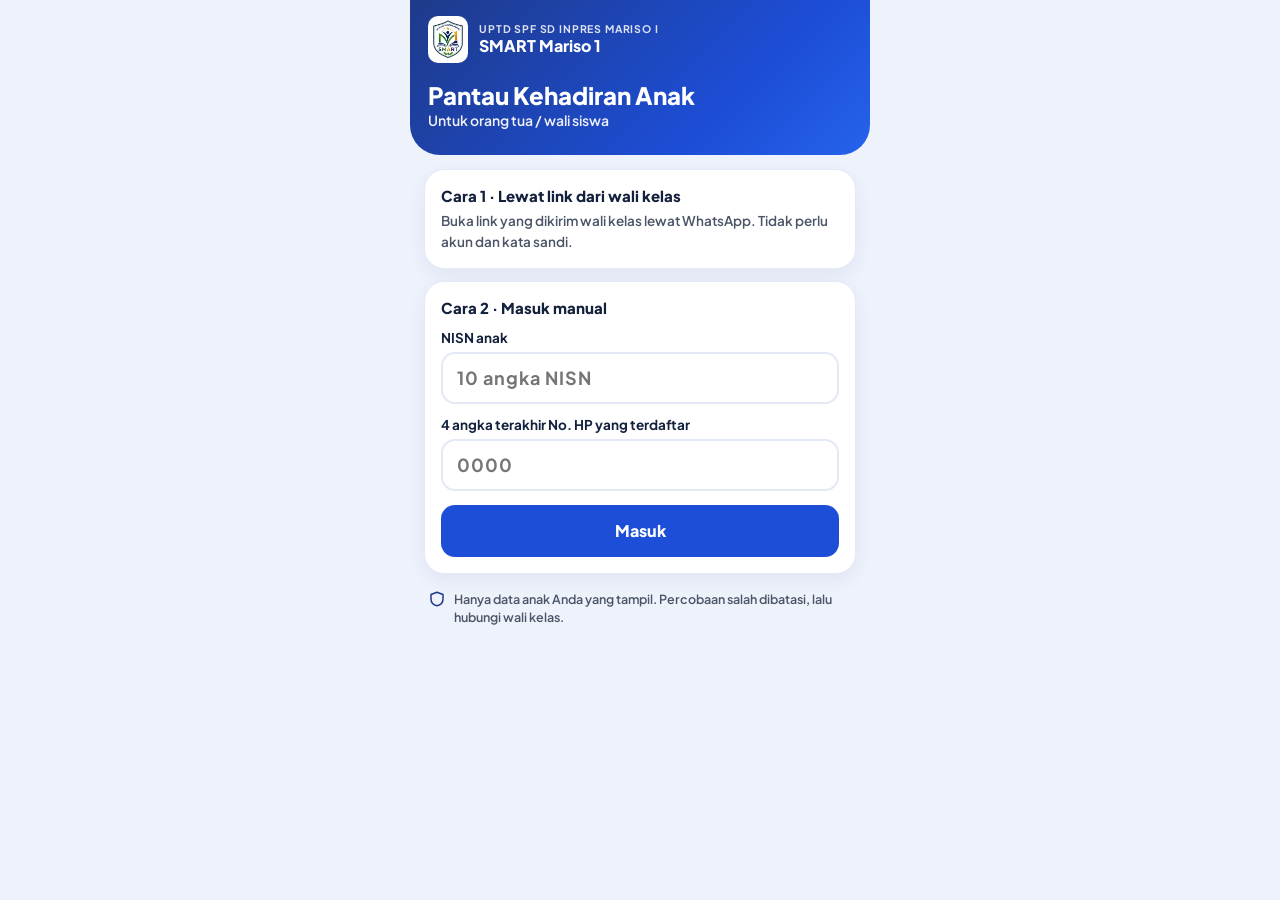
<file: ortu.html>
<!DOCTYPE html>
<html lang="id">
<head>
<meta charset="UTF-8">
<meta name="viewport" content="width=device-width, initial-scale=1, viewport-fit=cover">
<meta name="theme-color" content="#1e3a8a">
<meta name="robots" content="noindex,nofollow">
<meta name="referrer" content="no-referrer">
<link rel="icon" type="image/png" href="ikon-192.png">
<link rel="apple-touch-icon" href="apple-touch-icon.png">
<link href="https://fonts.googleapis.com/css2?family=Plus+Jakarta+Sans:wght@500;600;700;800&display=swap" rel="stylesheet" media="print" onload="this.media='all'">
<script src="config.js"></script>
<script src="api.js"></script>
<title>Pantau Kehadiran Anak</title>
<style>
* { box-sizing: border-box; -webkit-tap-highlight-color: transparent; }
:root { --bg:#EEF2FB; --card:#fff; --line:#E3E9F5; --muted:#4B5567; --ink:#14213D; --navy:#1e3a8a; --blue:#1d4ed8;
  --h:#15803d; --hbg:#dcfce7; --s:#b45309; --sbg:#fef3c7; --i:#1d4ed8; --ibg:#dbeafe; --a:#b91c1c; --abg:#fee2e2; --t:#6d28d9; --tbg:#ede9fe; --n:#475569; --nbg:#e2e8f0; }
@media (prefers-color-scheme: dark) { :root { --bg:#0b0b0f; --card:#1c1c24; --line:rgba(255,255,255,.10); --muted:#A8AFBF; --ink:#F2F2F7;
  --h:#5EE08A; --hbg:rgba(34,197,94,.16); --s:#FBBF4D; --sbg:rgba(245,158,11,.16); --i:#93B4FF; --ibg:rgba(59,130,246,.18); --a:#FF8F86; --abg:rgba(239,68,68,.18); --t:#C4B5FD; --tbg:rgba(139,92,246,.18); --n:#CBD5E1; --nbg:rgba(148,163,184,.18); } }
html { background: var(--bg); }
body { margin: 0; background: var(--bg); color: var(--ink); min-height: 100vh; -webkit-font-smoothing: antialiased; font-family: "Plus Jakarta Sans", -apple-system, BlinkMacSystemFont, "SF Pro Display", Roboto, Arial, sans-serif; }
button, input { font-family: inherit; }
.app { max-width: 460px; margin: 0 auto; padding-bottom: calc(28px + env(safe-area-inset-bottom, 0px)); }
.ban { background: linear-gradient(135deg, #1e3a8a 0%, #1d4ed8 70%, #2563eb 100%); color: #fff; padding: calc(16px + env(safe-area-inset-top, 0px)) 18px 26px; border-radius: 0 0 30px 30px; }
.br { display: flex; align-items: center; gap: 11px; }
.br img { width: 40px; height: auto; background: #fff; border-radius: 10px; padding: 3px; }
.br small { display: block; font-size: 10.5px; letter-spacing: .08em; font-weight: 700; opacity: .85; }
.br b { font-size: 16px; font-weight: 800; }
.ban h1 { margin: 18px 0 2px; font-size: 24px; font-weight: 800; line-height: 1.2; }
.ban p { margin: 0; font-size: 14px; font-weight: 600; opacity: .92; }
.bd { padding: 14px 14px 0; }
.card { background: var(--card); border: 1px solid var(--line); border-radius: 20px; padding: 16px; margin-bottom: 12px; box-shadow: 0 6px 18px rgba(30,58,138,.07); }
.card h2 { margin: 0 0 6px; font-size: 15px; font-weight: 800; }
.hint { font-size: 13.5px; line-height: 1.5; color: var(--muted); font-weight: 600; }
label { display: block; font-size: 13.5px; font-weight: 700; margin: 12px 0 6px; }
input { width: 100%; min-height: 52px; border: 2px solid var(--line); border-radius: 14px; background: var(--card); color: var(--ink); font-size: 18px; font-weight: 700; padding: 0 14px; letter-spacing: 1px; }
input:focus { outline: none; border-color: var(--blue); }
.btn { width: 100%; min-height: 52px; margin-top: 14px; border: 0; border-radius: 14px; background: var(--blue); color: #fff; font-size: 16px; font-weight: 800; cursor: pointer; }
.btn:disabled { opacity: .55; }
.btn.ghost { background: transparent; color: var(--blue); border: 2px solid var(--line); min-height: 46px; font-size: 14px; }
.err { display: none; margin-top: 12px; padding: 11px 13px; border-radius: 12px; background: var(--abg); color: var(--a); font-size: 13.5px; font-weight: 700; line-height: 1.4; }
.err.on { display: block; }
.amn { display: flex; gap: 8px; align-items: flex-start; font-size: 12.5px; color: var(--muted); font-weight: 600; line-height: 1.45; padding: 4px 4px 0; }
.amn svg { width: 18px; height: 18px; flex-shrink: 0; color: var(--navy); }
.today { display: flex; align-items: center; gap: 14px; border-radius: 20px; padding: 16px; margin-bottom: 12px; border: 1px solid transparent; }
.today .ic { width: 52px; height: 52px; border-radius: 50%; display: flex; align-items: center; justify-content: center; color: #fff; flex-shrink: 0; font-size: 24px; font-weight: 800; }
.today small { display: block; font-size: 11.5px; letter-spacing: .06em; font-weight: 800; text-transform: uppercase; }
.today b { font-size: 24px; font-weight: 800; line-height: 1.2; }
.st-H { background: var(--hbg); color: var(--h); } .st-H .ic { background: #16a34a; }
.st-S { background: var(--sbg); color: var(--s); } .st-S .ic { background: #d97706; }
.st-I { background: var(--ibg); color: var(--i); } .st-I .ic { background: #2563eb; }
.st-A { background: var(--abg); color: var(--a); } .st-A .ic { background: #dc2626; }
.st-T { background: var(--tbg); color: var(--t); } .st-T .ic { background: #7c3aed; }
.st-N { background: var(--nbg); color: var(--n); } .st-N .ic { background: #64748b; }
.mrow { display: flex; align-items: center; justify-content: space-between; margin-bottom: 12px; }
.mrow h2 { margin: 0; font-size: 16px; font-weight: 800; }
.nav { display: flex; gap: 6px; }
.nav button { width: 44px; height: 44px; border: 0; border-radius: 12px; background: var(--ibg); color: var(--i); font-size: 18px; font-weight: 800; cursor: pointer; }
.nav button:disabled { opacity: .35; }
.rk { display: grid; grid-template-columns: repeat(5, 1fr); gap: 6px; }
.rk div { border-radius: 14px; text-align: center; padding: 10px 2px 8px; font-size: 11.5px; font-weight: 700; }
.rk b { display: block; font-size: 22px; font-weight: 800; line-height: 1.15; }
.hist { list-style: none; margin: 0; padding: 0; }
.hist li { display: flex; align-items: center; justify-content: space-between; gap: 10px; padding: 11px 0; border-top: 1px solid var(--line); font-size: 14px; font-weight: 700; min-height: 46px; }
.hist li:first-child { border-top: 0; }
.pil { font-size: 12.5px; font-weight: 800; padding: 5px 12px; border-radius: 999px; }
.kosong { text-align: center; padding: 14px 4px; color: var(--muted); font-size: 13.5px; font-weight: 600; }
.sk { height: 120px; border-radius: 20px; background: linear-gradient(90deg, var(--card), var(--line), var(--card)); background-size: 200% 100%; animation: sk 1.2s linear infinite; margin-bottom: 12px; }
@keyframes sk { to { background-position: -200% 0; } }
.ft { text-align: center; font-size: 12px; color: var(--muted); font-weight: 600; margin-top: 6px; padding: 0 16px; }
.ft a { color: var(--blue); font-weight: 700; }
[hidden] { display: none !important; }
#cetak { display: none; }
.rp { box-sizing: border-box; width: 210mm; min-height: 296mm; background: #fff; color: #111; padding: 9mm 13mm 8mm; font-family: 'Times New Roman', Georgia, serif; position: relative; }
.rp * { box-sizing: border-box; }
.rp .kop { display: flex; align-items: center; gap: 14px; border-bottom: 3px double #111; padding-bottom: 8px; margin-bottom: 10px; }
.rp .kop img { width: 20mm; height: 20mm; object-fit: contain; }
.rp .kop div { text-align: center; flex: 1; margin-right: 20mm; } .rp .kop small { display: block; font-size: 11.5px; } .rp .kop b { display: block; font-size: 18px; margin: 2px 0; } .rp .kop span { font-size: 10.5px; font-style: italic; }
.rp h2 { text-align: center; font-size: 14.5px; text-decoration: underline; margin: 6px 0 9px; letter-spacing: .03em; }
.rp .id { display: grid; grid-template-columns: 27mm 1fr 24mm 1fr; gap: 3px 6px; font-size: 12px; margin-bottom: 10px; }
.rp table { border-collapse: collapse; width: 100%; font-size: 11.2px; } .rp th, .rp td { border: 1px solid #111; padding: 4px 6px; } .rp th { background: #eee; text-align: center; }
.rp .c { text-align: center; } .rp .d { font-size: 10.6px; line-height: 1.36; }
.rp h3 { font-size: 12px; margin: 11px 0 4px; } .rp .two { display: grid; grid-template-columns: 1fr 1fr; gap: 14px; align-items: start; }
.rp .ttd { display: grid; grid-template-columns: 1fr 1fr 1fr; text-align: center; font-size: 12px; margin-top: 4px; } .rp .ttd p { height: 52px; margin: 0; }
.rp .cat { height: 12mm; vertical-align: top; font-size: 11px; }

.nl { display:flex; gap:8px; align-items:flex-start; padding:9px 0; border-top:1px solid var(--line); font-size:13.5px; } .nl b { flex:1; font-weight:700; } .nl .v { font-weight:800; min-width:40px; text-align:right; } .nl small { display:block; color:var(--muted); font-weight:600; font-size:12px; line-height:1.4; margin-top:2px; font-style:normal; }
.rsel { width:100%; min-height:44px; border:2px solid var(--line); border-radius:12px; background:var(--card); color:var(--ink); font-size:14px; font-weight:700; padding:0 10px; margin-bottom:8px; }
@media print { @page { size: A4; margin: 0; } html, body { background:#fff !important; min-height:0 !important; } body > *:not(#cetak) { display:none !important; } #cetak { display:block !important; } #cetak .rp { page-break-after: always; } #cetak .rp:last-child { page-break-after: auto; } * { -webkit-print-color-adjust: exact; print-color-adjust: exact; } }
</style>
</head>
<body>
<div class="app">
  <div class="ban">
    <div class="br"><img alt="" src="[data-uri]"><div><small id="sek">UPTD SPF SD INPRES MARISO I</small><b>SMART Mariso 1</b></div></div>
    <h1 id="jdl">Pantau Kehadiran Anak</h1>
    <p id="sub">Untuk orang tua / wali siswa</p>
  </div>

  <div class="bd">
    <div id="vMuat" hidden><div class="sk"></div><div class="sk"></div></div>

    <div id="vMasuk" hidden>
      <div class="card"><h2>Cara 1 · Lewat link dari wali kelas</h2><div class="hint">Buka link yang dikirim wali kelas lewat WhatsApp. Tidak perlu akun dan kata sandi.</div></div>
      <div class="card">
        <h2>Cara 2 · Masuk manual</h2>
        <label for="inNisn">NISN anak</label>
        <input id="inNisn" inputmode="numeric" autocomplete="off" placeholder="10 angka NISN" maxlength="20">
        <label for="inHp">4 angka terakhir No. HP yang terdaftar</label>
        <input id="inHp" inputmode="numeric" autocomplete="off" placeholder="0000" maxlength="4">
        <div class="err" id="pesan" role="alert"></div>
        <button class="btn" id="btnMasuk" type="button">Masuk</button>
      </div>
      <div class="amn"><svg viewBox="0 0 24 24" fill="none" stroke="currentColor" stroke-width="2" stroke-linecap="round" stroke-linejoin="round" aria-hidden="true"><path d="M12 3l8 3v6c0 5-3.5 8-8 9-4.5-1-8-4-8-9V6z"/></svg><span>Hanya data anak Anda yang tampil. Percobaan salah dibatasi, lalu hubungi wali kelas.</span></div>
    </div>

    <div id="vData" hidden>
      <div class="today" id="tdBox"><div class="ic" id="tdIc"></div><div><small id="tdTgl"></small><b id="tdSt"></b></div></div>
      <div class="card">
        <div class="mrow"><h2 id="rkJdl">Rekap</h2><div class="nav"><button type="button" id="bPrev" aria-label="Bulan sebelumnya">&#9664;</button><button type="button" id="bNext" aria-label="Bulan berikutnya">&#9654;</button></div></div>
        <div class="rk" id="rk"></div>
      </div>
      <div class="card" id="cRapor" hidden><h2>Nilai &amp; Rapor</h2><div id="rpIsi"></div></div>
      <div class="card"><h2>Riwayat per tanggal</h2><ul class="hist" id="hist"></ul></div>
      <div class="ft" id="ftSem"></div>
      <div class="ft" style="margin-top:10px"><a href="#" id="lnkKeluar">Keluar dari perangkat ini</a></div>
    </div>

    <div class="err on" id="vGagal" hidden style="margin-top:0"></div>
  </div>
</div>

<div id="cetak"></div>
<script>
(function () {
  var $ = function (id) { return document.getElementById(id); };
  var NAMA = { H: 'Hadir', S: 'Sakit', I: 'Izin', A: 'Alpa', T: 'Tugas' };
  var BLN = ['Januari','Februari','Maret','April','Mei','Juni','Juli','Agustus','September','Oktober','November','Desember'];
  var HARI = ['Minggu','Senin','Selasa','Rabu','Kamis','Jumat','Sabtu'];
  var KUNCI = 'ortu_token_v1', data = null, bulan = '';
  function esc(x) { return String(x == null ? '' : x).replace(/[&<>"]/g, function (c) { return { '&': '&amp;', '<': '&lt;', '>': '&gt;', '"': '&quot;' }[c]; }); }
  function simpan(t) { try { localStorage.setItem(KUNCI, t); } catch (e) { } }
  function baca() { try { return localStorage.getItem(KUNCI) || ''; } catch (e) { return ''; } }
  function hapus() { try { localStorage.removeItem(KUNCI); } catch (e) { } }
  function tampil(v) { ['vMuat', 'vMasuk', 'vData', 'vGagal'].forEach(function (x) { $(x).hidden = x !== v; }); }
  function tglIndo(s) { var p = s.split('-'), d = new Date(+p[0], +p[1] - 1, +p[2]); return HARI[d.getDay()] + ', ' + (+p[2]) + ' ' + BLN[+p[1] - 1].substring(0, 3) + ' ' + p[0]; }
  function labelBulan(b) { var p = b.split('-'); return BLN[+p[1] - 1] + ' ' + p[0]; }
  function bulanAwal() { return data.awalSemester.substring(0, 7); }
  function bulanAkhir() { return data.hari.substring(0, 7); }
  function geser(b, n) { var p = b.split('-'), d = new Date(+p[0], +p[1] - 1 + n, 1); return d.getFullYear() + '-' + ('0' + (d.getMonth() + 1)).slice(-2); }

  function gambar() {
    $('jdl').textContent = data.nama;
    $('sub').textContent = data.kelas + (data.waliNama ? ' · Wali: ' + data.waliNama : '');
    if (data.sekolah) $('sek').textContent = String(data.sekolah).toUpperCase();
    var st = data.hariIni, kls = st ? 'st-' + st : 'st-N';
    $('tdBox').className = 'today ' + kls;
    $('tdIc').textContent = st === 'H' ? '✓' : (st ? st : '?');
    $('tdTgl').textContent = 'Hari ini · ' + tglIndo(data.hari);
    $('tdSt').textContent = st ? (st === 'T' ? 'Tugas di rumah' : NAMA[st]) : 'Belum diisi guru';
    rekap();
    var semester = +data.awalSemester.substring(5, 7) === 7 ? 'Semester ganjil' : 'Semester genap';
    $('ftSem').textContent = semester + ' · data kehadiran dari absen kelas yang diisi wali kelas.';
  }
  function rekap() {
    $('rkJdl').textContent = 'Rekap ' + labelBulan(bulan);
    $('bPrev').disabled = bulan <= bulanAwal();
    $('bNext').disabled = bulan >= bulanAkhir();
    var rows = data.riwayat.filter(function (r) { return r.t.substring(0, 7) === bulan; });
    var c = { H: 0, S: 0, I: 0, A: 0, T: 0 };
    rows.forEach(function (r) { if (c[r.s] !== undefined) c[r.s]++; });
    $('rk').innerHTML = ['H', 'S', 'I', 'A', 'T'].map(function (k) {
      return '<div class="st-' + k + '"><b>' + c[k] + '</b>' + NAMA[k] + '</div>';
    }).join('');
    $('hist').innerHTML = rows.length ? rows.map(function (r) {
      return '<li><span>' + esc(tglIndo(r.t)) + '</span><span class="pil st-' + esc(r.s) + '">' + esc(NAMA[r.s] || r.s) + '</span></li>';
    }).join('') : '<li class="kosong" style="display:block">Belum ada absen kelas di bulan ini.</li>';
  }

  function berhasil(r, token) {
    data = r; bulan = bulanAkhir();
    if (token) { simpan(token); try { history.replaceState(null, '', location.pathname + '?t=' + encodeURIComponent(token)); } catch (e) { } }
    gambar(); tampil('vData'); TOK = token || baca(); muatRapor('');
  }
  function gagalLink(pesan) {
    hapus();
    try { history.replaceState(null, '', location.pathname); } catch (e) { }
    tampil('vMasuk'); var p = $('pesan'); p.textContent = pesan; p.classList.add('on');
  }
  // ---------- Nilai & Rapor (hanya setelah diterbitkan wali kelas) ----------
  var RP = null, TOK = '', LOGO = (document.querySelector('.br img') || {}).src || '', LBL = { A: 'Sangat Baik', B: 'Baik', C: 'Cukup', D: 'Perlu Bimbingan' };
  function attr(x) { return esc(x); }
  function tglTeks() { return '..... ................'; }
  function lembar() {
    var r = RP, s = RP.anak, sk = r.sekolah || {}, d3 = function (t) { return t ? esc(t) : '..............................'; };
    var h = '<div class="rp"><div class="kop"><img src="' + LOGO + '" alt=""><div><small>' + esc(sk.instansi || '') + '</small><b>' + esc(sk.nama || '') + '</b><span>' + esc(sk.alamat || '') + '</span></div></div>';
    h += '<h2>LAPORAN HASIL BELAJAR (RAPOR)</h2><div class="id"><span>Nama Murid</span><b>: ' + esc(s.nama) + '</b><span>Kelas</span><b>: ' + esc(r.kelas) + '</b><span>NISN</span><b>: ' + esc(s.nisn || '-') + '</b><span>Fase</span><b>: ' + esc(r.fase || '-') + '</b><span>Sekolah</span><b>: ' + esc(sk.singkat || sk.nama || '') + '</b><span>Semester</span><b>: ' + esc(r.semesterTeks) + '</b><span>Alamat</span><b>: ' + (sk.alamat ? esc(sk.alamat) : '........................') + '</b><span>Tahun Ajaran</span><b>: ' + esc(r.tahunAjaran) + '</b></div>';
    h += '<table><thead><tr><th style="width:8mm">No</th><th style="width:48mm">Mata Pelajaran</th><th style="width:13mm">Nilai Akhir</th><th style="width:13mm">Predikat</th><th>Capaian Kompetensi</th></tr></thead><tbody>';
    if (!s.mapel.length) h += '<tr><td class="c" colspan="5">Belum ada nilai.</td></tr>';
    s.mapel.forEach(function (m, i) { h += '<tr><td class="c">' + (i + 1) + '</td><td>' + esc(m.mapel) + '</td><td class="c"><b>' + (m.akhir === null ? '-' : (m.kual ? LBL[m.predikat] : m.akhir)) + '</b></td><td class="c">' + (m.kual ? '-' : (m.predikat || '-')) + '</td><td class="d">' + esc(m.desk || '') + '</td></tr>'; });
    h += '</tbody></table><h3>Sikap</h3><table><tbody><tr><td style="width:30mm">Spiritual</td><td class="d">' + (esc(s.sikapS) || '-') + '</td></tr><tr><td>Sosial</td><td class="d">' + (esc(s.sikapO) || '-') + '</td></tr></tbody></table><div class="two"><div><h3>Ekstrakurikuler</h3><table><thead><tr><th>Kegiatan</th><th>Keterangan</th></tr></thead><tbody>';
    if (!s.ekskul.length) h += '<tr><td>-</td><td>-</td></tr>'; s.ekskul.forEach(function (x) { h += '<tr><td>' + esc(x.k) + '</td><td>' + esc(x.ket) + '</td></tr>'; });
    h += '</tbody></table></div><div><h3>Ketidakhadiran</h3><table><tbody><tr><td>Sakit</td><td class="c" style="width:18mm">' + s.sakit + ' hari</td></tr><tr><td>Izin</td><td class="c">' + s.izin + ' hari</td></tr><tr><td>Tanpa Keterangan</td><td class="c">' + s.alpa + ' hari</td></tr></tbody></table></div></div>';
    h += '<h3>Catatan Wali Kelas</h3><table><tbody><tr><td class="cat">' + esc(s.catatan || '') + '</td></tr></tbody></table>';
    h += '<div style="text-align:right;font-size:12px;margin-top:14px;padding-right:9mm">' + esc(sk.kota || 'Makassar') + ', ' + tglTeks() + '</div>';
    h += '<div class="ttd"><div>Orang Tua / Wali<p></p><b>..............................</b></div><div style="margin-top:24mm">Mengetahui,<br>Kepala Sekolah<p style="height:40px"></p><b>' + (sk.kepsek ? esc(sk.kepsek) : '..............................') + '</b><br>NIP. ' + (sk.nipKepsek ? esc(sk.nipKepsek) : '....................') + '</div><div>Wali Kelas<p></p><b>' + d3(r.waliNama) + '</b></div></div></div>';
    return h;
  }

  function muatRapor(sem) {
    if (!TOK) return;
    google.script.run.withSuccessHandler(function (r) {
      if (!r || !r.ok) return;
      RP = r.ada ? r : null; gambarRapor(r);
    }).withFailureHandler(function () { }).ortuGetRapor(TOK, sem || '');
  }
  function gambarRapor(r) {
    var c = $('cRapor'), el = $('rpIsi'); c.hidden = false;
    if (!r.ada) { el.innerHTML = '<div class="hint">Rapor semester ini belum diterbitkan oleh wali kelas. Nilai akan tampil di sini setelah diterbitkan.</div>'; return; }
    var a = r.anak, h = '';
    if (r.daftar.length > 1) h += '<select class="rsel" id="rpSem">' + r.daftar.map(function (x) { var m = /^(\d{4})\/(\d{4})-([12])$/.exec(x); return '<option value="' + esc(x) + '"' + (x === r.semester ? ' selected' : '') + '>' + (m ? (m[3] === '1' ? 'Ganjil ' : 'Genap ') + m[1] + '/' + m[2] : esc(x)) + '</option>'; }).join('') + '</select>';
    else h += '<div class="hint" style="margin-bottom:6px">Semester ' + esc(r.semesterTeks) + ' · TA ' + esc(r.tahunAjaran) + '</div>';
    a.mapel.forEach(function (m) {
      h += '<div class="nl"><b>' + esc(m.mapel) + (m.desk ? '<small>' + esc(m.desk) + '</small>' : '') + '</b><span class="v">' + (m.akhir === null ? '–' : (m.kual ? esc(LBL[m.predikat] || '') : m.akhir + ' <small style="display:inline">' + esc(m.predikat) + '</small>')) + '</span></div>';
    });
    if (!a.mapel.length) h += '<div class="hint">Belum ada nilai.</div>';
    if (a.sikapS || a.sikapO) h += '<div class="nl"><b>Sikap<small>' + esc([a.sikapS, a.sikapO].filter(Boolean).join(' ')) + '</small></b></div>';
    if (a.ekskul.length) h += '<div class="nl"><b>Ekstrakurikuler<small>' + a.ekskul.map(function (x) { return esc(x.k + (x.ket ? ' (' + x.ket + ')' : '')); }).join(', ') + '</small></b></div>';
    h += '<div class="nl"><b>Ketidakhadiran<small>Sakit ' + a.sakit + ' · Izin ' + a.izin + ' · Tanpa keterangan ' + a.alpa + ' hari</small></b></div>';
    if (a.catatan) h += '<div class="nl"><b>Catatan wali kelas<small>' + esc(a.catatan) + '</small></b></div>';
    h += '<button class="btn" id="rpCetak" type="button">Unduh / Cetak Rapor (PDF)</button><div class="hint" style="margin-top:8px">Di jendela cetak pilih "Simpan sebagai PDF".</div>';
    el.innerHTML = h;
  }
  document.addEventListener('change', function (e) { if (e.target.id === 'rpSem') muatRapor(e.target.value); });
  document.addEventListener('click', function (e) {
    if (e.target.id !== 'rpCetak' || !RP) return;
    $('cetak').innerHTML = lembar(); var j = document.title; document.title = 'Rapor ' + RP.anak.nama;
    setTimeout(function () { try { window.print(); } catch (x) { } setTimeout(function () { document.title = j; $('cetak').innerHTML = ''; }, 1500); }, 150);
  });

  function bukaToken(t) {
    tampil('vMuat');
    google.script.run.withSuccessHandler(function (r) {
      if (r && r.ok) berhasil(r, t); else gagalLink((r && r.message) || 'Link tidak valid.');
    }).withFailureHandler(function () {
      $('vGagal').textContent = 'Tidak bisa terhubung ke server. Periksa sinyal, lalu muat ulang halaman ini.'; tampil('vGagal');
    }).ortuMasukLink(t);
  }

  $('btnMasuk').addEventListener('click', function () {
    var nisn = $('inNisn').value.replace(/\D/g, ''), hp = $('inHp').value.replace(/\D/g, ''), p = $('pesan'), b = $('btnMasuk');
    p.classList.remove('on');
    if (nisn.length < 5 || hp.length !== 4) { p.textContent = 'Isi NISN dan 4 angka terakhir No. HP.'; p.classList.add('on'); return; }
    b.disabled = true; b.textContent = 'Memeriksa...';
    google.script.run.withSuccessHandler(function (r) {
      b.disabled = false; b.textContent = 'Masuk';
      if (r && r.ok) berhasil(r, r.token || ''); else { p.textContent = (r && r.message) || 'Gagal masuk.'; p.classList.add('on'); }
    }).withFailureHandler(function () {
      b.disabled = false; b.textContent = 'Masuk'; p.textContent = 'Tidak bisa terhubung ke server. Coba lagi.'; p.classList.add('on');
    }).ortuMasukNisn(nisn, hp);
  });
  ['inNisn', 'inHp'].forEach(function (id) { $(id).addEventListener('keydown', function (e) { if (e.key === 'Enter') $('btnMasuk').click(); }); });
  $('bPrev').addEventListener('click', function () { if (data && bulan > bulanAwal()) { bulan = geser(bulan, -1); rekap(); } });
  $('bNext').addEventListener('click', function () { if (data && bulan < bulanAkhir()) { bulan = geser(bulan, 1); rekap(); } });
  $('lnkKeluar').addEventListener('click', function (e) {
    e.preventDefault(); hapus(); data = null; RP = null; TOK = ''; $('cRapor').hidden = true;
    try { history.replaceState(null, '', location.pathname); } catch (x) { }
    $('jdl').textContent = 'Pantau Kehadiran Anak'; $('sub').textContent = 'Untuk orang tua / wali siswa';
    $('inNisn').value = ''; $('inHp').value = ''; $('pesan').classList.remove('on'); tampil('vMasuk');
  });

  var t = '';
  try { t = (new URLSearchParams(location.search).get('t') || '').trim(); } catch (e) { }
  if (!t) t = baca();
  if (t) bukaToken(t); else tampil('vMasuk');
})();
</script>
</body>
</html>
</file>
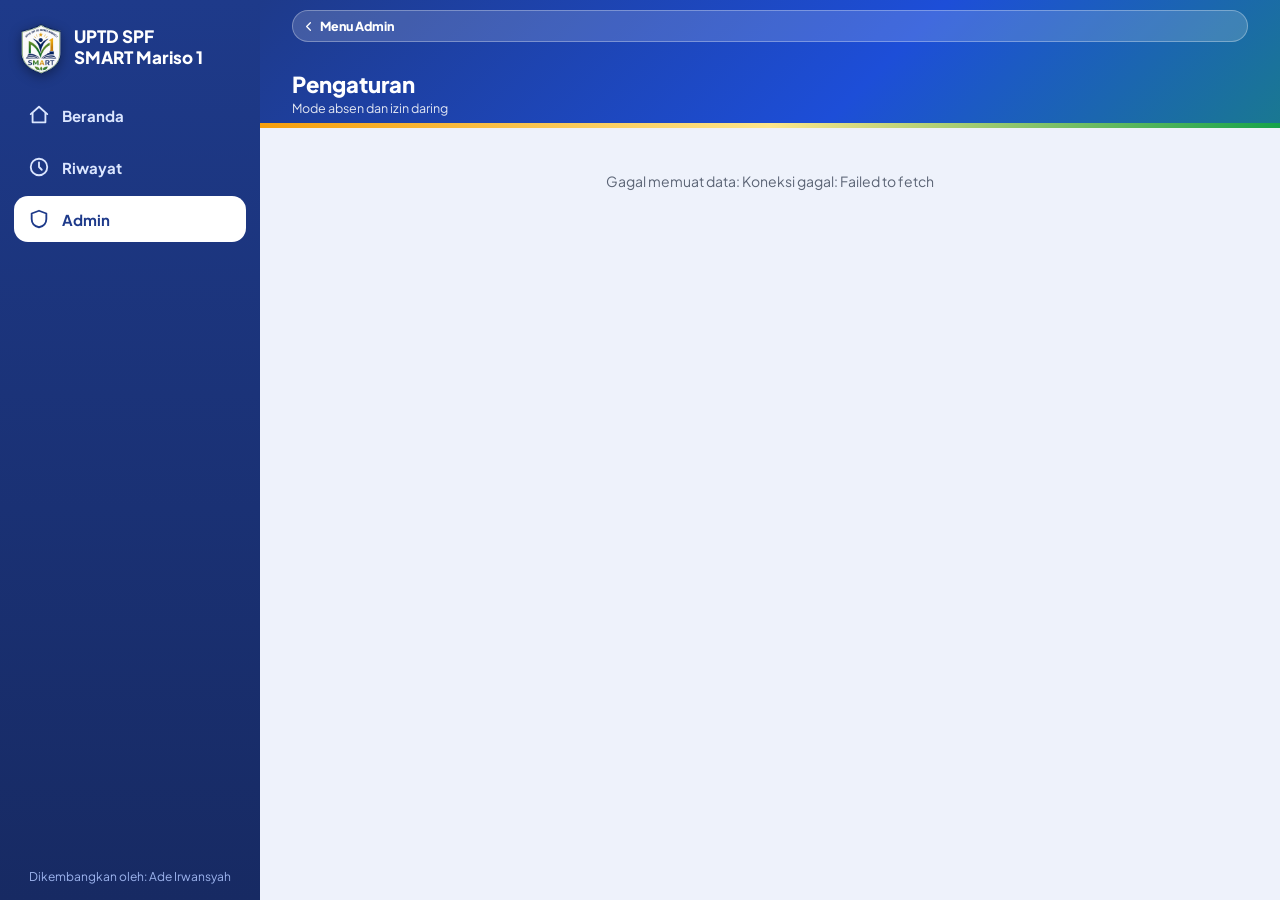
<file: pengaturan.html>
<!DOCTYPE html>
<html>
<head>
  <meta charset="UTF-8">
  <meta name="viewport" content="width=device-width, initial-scale=1, viewport-fit=cover">
  <meta name="theme-color" content="#0a84ff">
  <meta name="apple-mobile-web-app-capable" content="yes">
  <meta name="mobile-web-app-capable" content="yes">
  <meta name="apple-mobile-web-app-title" content="Absensi Guru">
  <meta name="apple-mobile-web-app-status-bar-style" content="default">
  <link rel="manifest" href="manifest.webmanifest">
  <link rel="icon" type="image/png" href="ikon-192.png">
  <link rel="apple-touch-icon" href="apple-touch-icon.png">
  <script src="config.js"></script>
  <script src="api.js"></script>
  <link rel="preconnect" href="https://fonts.googleapis.com">
  <link href="https://fonts.googleapis.com/css2?family=Plus+Jakarta+Sans:wght@500;600;700;800&display=swap" rel="stylesheet">
  <title>Pengaturan</title>
  <style>
    * { box-sizing: border-box; -webkit-tap-highlight-color: transparent; }
    :root { --bg:#F3F6FB; --card:#fff; --line:#E6EAF2; --muted:#5B6475; --ink:#14213D; --inp:#F1F5F9; --blue:#1d4ed8; --green:#16a34a; --orange:#f59e0b; --red:#dc2626; }
    @media (prefers-color-scheme: dark) { :root { --bg:#0b0b0f; --card:#1c1c24; --line:rgba(255,255,255,.10); --muted:#A8AFBF; --ink:#F2F2F7; --inp:#262a36; } }
    html { background: var(--bg); }
    body { margin: 0; background: var(--bg); color: var(--ink); min-height: 100vh; padding-bottom: 120px; -webkit-font-smoothing: antialiased;
      font-family: "Plus Jakarta Sans", -apple-system, BlinkMacSystemFont, "SF Pro Display", "Segoe UI", Roboto, Arial, sans-serif; }
    button, input, textarea { font-family: inherit; }
    .ban { max-width: 440px; margin: 0 auto; background: linear-gradient(135deg, #1e3a8a 0%, #1d4ed8 60%, #16a34a 140%); color: #fff; padding: calc(14px + env(safe-area-inset-top, 0px)) 18px 34px; position: relative; border-radius: 0 0 30px 30px; }
    .ban::after { content: ""; position: absolute; left: 0; right: 0; bottom: 0; height: 5px; background: linear-gradient(90deg, #f59e0b, #fde68a, #16a34a); border-radius: 0 0 30px 30px; }
    .ban-top { display: flex; align-items: center; gap: 11px; }
    .ban-top img { width: 40px; height: auto; filter: drop-shadow(0 3px 6px rgba(0,0,0,.35)); }
    .ban-top .tt small { display: block; font-size: 11px; opacity: .85; font-weight: 600; }
    .ban-top .tt b { font-size: 15px; font-weight: 800; }
    .back-link { margin: 0 0 12px; display: inline-flex; align-items: center; gap: 4px; color: #fff; text-decoration: none; font-size: 12.5px; font-weight: 800; padding: 7px 13px 7px 8px; border-radius: 999px; background: rgba(255,255,255,.16); border: 1px solid rgba(255,255,255,.3); white-space: nowrap; }
    .back-link svg { width: 15px; height: 15px; }
    .ban h1 { font-size: 22px; font-weight: 800; margin: 16px 0 2px; }
    .ban .subtitle { font-size: 12.5px; opacity: .88; line-height: 1.4; }
    .wrap { max-width: 440px; margin: -16px auto 0; padding: 0 12px; position: relative; }
    .card { background: var(--card); border-radius: 22px; padding: 18px 16px; margin-bottom: 14px; box-shadow: 0 8px 20px rgba(30,58,138,.10); }
    @media (prefers-color-scheme: dark) { .card { box-shadow: 0 8px 20px rgba(0,0,0,.35); } }
    h2 { font-size: 16px; font-weight: 800; margin: 0 0 4px; }
    .hd { display: flex; align-items: center; justify-content: space-between; gap: 8px; margin-bottom: 12px; }
    .hd h2 { margin: 0; }
    .mode-status { font-size: 12.5px; color: var(--muted); }
    .badge { display: inline-block; padding: 3px 10px; border-radius: 999px; font-size: 11.5px; font-weight: 800; letter-spacing: .02em; }
    .badge-normal { background: #dcfce7; color: #15803d; }
    .badge-daring { background: #fef3c7; color: #b45309; }
    @media (prefers-color-scheme: dark) { .badge-normal { background: rgba(34,197,94,.18); color: #5EE08A; } .badge-daring { background: rgba(245,158,11,.18); color: #FBBF4D; } }
    .mode-pilihan { display: grid; grid-template-columns: 1fr 1fr; gap: 4px; background: var(--inp); padding: 4px; border-radius: 18px; }
    .mode-btn { padding: 14px 8px; border-radius: 16px; background: transparent; border: 0; text-align: center; font-weight: 800; font-size: 15px; cursor: pointer; user-select: none; color: var(--ink); }
    .mode-btn span { display: block; font-weight: 600; font-size: 11.5px; color: var(--muted); margin-top: 3px; line-height: 1.3; }
    .mode-btn.aktif-normal { background: linear-gradient(135deg,#16a34a,#15803d); color: #fff; box-shadow: 0 4px 12px rgba(22,163,74,.3); }
    .mode-btn.aktif-daring { background: linear-gradient(135deg,#f59e0b,#d97706); color: #fff; box-shadow: 0 4px 12px rgba(245,158,11,.3); }
    .mode-btn.aktif-normal span, .mode-btn.aktif-daring span { color: rgba(255,255,255,.92); }
        .catatan { font-size: 12.5px; color: var(--muted); margin: 10px 0 0; line-height: 1.45; }
    .guru-item { display: flex; align-items: center; justify-content: space-between; gap: 10px; padding: 11px 2px; border-top: 1px solid var(--line); }
    .guru-nama { font-size: 14px; font-weight: 700; line-height: 1.3; word-break: break-word; }
    .guru-kode { font-size: 11px; color: var(--muted); margin-top: 1px; }
    .switch { position: relative; display: inline-block; width: 48px; height: 28px; flex-shrink: 0; }
    .switch input { display: none; }
    .slider { position: absolute; cursor: pointer; inset: 0; background: #cbd5e1; border-radius: 999px; transition: background .2s; }
    .slider:before { position: absolute; content: ""; height: 24px; width: 24px; left: 2px; bottom: 2px; background: #fff; border-radius: 50%; box-shadow: 0 2px 5px rgba(0,0,0,.25); transition: transform .2s; }
    input:checked + .slider { background: var(--green); }
    input:checked + .slider:before { transform: translateX(20px); }
    @media (prefers-color-scheme: dark) { .slider { background: #3a3f4d; } }
    input[type=text], input[type=password], textarea { width: 100%; padding: 13px 14px; font-size: 15px; border: 1px solid var(--line); border-radius: 14px; margin-bottom: 10px; background: var(--inp); color: var(--ink); outline: none; }
    input::placeholder, textarea::placeholder { color: var(--muted); }
    input:focus, textarea:focus { border-color: var(--blue); box-shadow: 0 0 0 3px rgba(29,78,216,.15); }
    .pin-row input { margin-bottom: 0; text-align: center; letter-spacing: .25em; }
    button.aksi { width: 100%; padding: 14px; font-size: 15.5px; font-weight: 800; border: none; border-radius: 16px; background: linear-gradient(135deg, #1d4ed8, #1e3a8a); color: #fff; cursor: pointer; margin-top: 10px; box-shadow: 0 6px 16px rgba(30,58,138,.28); }
    button.aksi:active { transform: scale(.98); }
    button.aksi:disabled { opacity: .6; cursor: not-allowed; box-shadow: none; }
    #pesan { margin-top: 12px; padding: 11px 13px; border-radius: 12px; font-size: 13px; display: none; font-weight: 600; }
    #pesan.ok { display: block; background: #dcfce7; color: #15803d; }
    #pesan.error { display: block; background: #fee2e2; color: #b91c1c; }
    @media (prefers-color-scheme: dark) { #pesan.ok { background: rgba(34,197,94,.18); color: #5EE08A; } #pesan.error { background: rgba(239,68,68,.18); color: #FF8F86; } }
    #loading { text-align: center; padding: 60px 0; color: var(--muted); font-size: 14px; }
    #kontenUtama { display: none; }
    .empty-guru { text-align: center; padding: 24px 8px; color: var(--muted); font-size: 13px; }
    .bnav { position: fixed; left: 50%; transform: translateX(-50%); bottom: calc(10px + env(safe-area-inset-bottom, 0px)); width: calc(100% - 24px); max-width: 416px; background: var(--card); border-radius: 22px; box-shadow: 0 8px 24px rgba(30,41,59,.18); padding: 8px 8px 6px; z-index: 60; }
    .bn-row { display: flex; gap: 4px; }
    .bnav a { flex: 1; text-decoration: none; text-align: center; padding: 7px 0; font-size: 12px; font-weight: 700; color: var(--muted); border-radius: 14px; }
    .bnav a.on { background: #DBE6FB; color: #1E3A8A; }
    .bnav a svg { width: 22px; height: 22px; display: block; margin: 0 auto 3px; }
    .bn-credit { text-align: center; font-size: 11px; color: var(--muted); margin-top: 3px; }
    @media (prefers-color-scheme: dark) { .bnav a.on { background: #1E3A8A; color: #fff; } }
    @media (min-width: 769px) { .ban, .wrap { max-width: 640px; } .bnav { max-width: 616px; } }
      html.emb .ban, html.emb .bnav { display: none !important; }
    html.emb body { padding-bottom: 12px; min-height: 0; background: transparent; }
    html.emb .wrap { margin-top: 0; padding: 0; }
  </style>
<link rel="stylesheet" href="desktop.css">
</head>
<body>
<script>
(function () {
  if (!/[?&]embed=1/.test(location.search)) return;
  document.documentElement.classList.add('emb');
  document.addEventListener('DOMContentLoaded', function () {
    var pin = ''; try { pin = parent.__admPin || ''; } catch (e) { }
    if (pin) { var r = document.querySelector('.pin-row'); if (r) { r.style.display = 'none'; var c = r.previousElementSibling; if (c) c.textContent = 'PIN admin sudah dimasukkan. Tekan Simpan untuk menyimpan perubahan.'; } }
  });
})();
</script>

  <div class="ban">
    <a class="back-link" id="backLink" href="index.html#admin" target="_top"><svg viewBox="0 0 24 24" fill="none" stroke="currentColor" stroke-width="2" stroke-linecap="round" stroke-linejoin="round" aria-hidden="true"><path d="M15 6l-6 6 6 6"/></svg>Menu Admin</a>
    <div class="ban-top">
      <img src="[data-uri]" alt="">
      <div class="tt"><small>UPTD SPF</small><b>SD Inpres Mariso I</b></div>
    </div>
    <h1>Pengaturan</h1>
    <div class="subtitle">Mode absen dan izin daring</div>
  </div>

  <div class="wrap">
  <div id="loading">Memuat pengaturan&hellip;</div>

  <div id="kontenUtama">

    <div class="card">
      <div class="hd"><h2>Mode Absen Sekolah</h2><span id="badgeMode" class="badge badge-normal">NORMAL</span></div>
      <div class="mode-pilihan">
        <div class="mode-btn" id="btnModeNormal" onclick="pilihMode('NORMAL')">
          Normal<span>Wajib di sekolah</span>
        </div>
        <div class="mode-btn" id="btnModeDaring" onclick="pilihMode('DARING')">
          Daring<span>Boleh dari rumah</span>
        </div>
      </div>
      <div class="catatan">Mode Daring berlaku untuk semua guru. Untuk sebagian guru saja, pakai daftar di bawah.</div>
    </div>

    <div class="card">
      <h2>Izin Daring per Guru</h2>
      <div class="catatan" style="margin:0 0 12px;">Guru yang diizinkan absen dari luar sekolah</div>
      <input type="text" id="cariGuru" class="search-box" placeholder="Cari nama guru...">
      <div id="daftarGuru"></div>
    </div>

    <div class="card">
      <h2>Simpan Perubahan</h2>
      <div class="catatan" style="margin:0 0 12px;">Masukkan PIN admin untuk menyimpan.</div>
      <div class="pin-row">
        <input type="password" id="pinAdmin" placeholder="PIN admin" inputmode="numeric" autocomplete="off">
      </div>
      <button class="aksi" id="btnSimpan" onclick="simpanSemuaPerubahan()">Simpan Perubahan</button>
      <div id="pesan"></div>
    </div>

  </div>
  </div>

  <nav class="bnav" id="bnav">
    <div class="bn-row">
      <a href="index.html"><svg viewBox="0 0 24 24" fill="none" stroke="currentColor" stroke-width="2" stroke-linecap="round" stroke-linejoin="round" aria-hidden="true"><path d="M3 11l9-8 9 8"/><path d="M5 10v10h14V10"/></svg>Absen</a>
      <a href="riwayat.html"><svg viewBox="0 0 24 24" fill="none" stroke="currentColor" stroke-width="2" stroke-linecap="round" stroke-linejoin="round" aria-hidden="true"><circle cx="12" cy="12" r="9"/><path d="M12 7v5l3 3"/></svg>Riwayat</a>
      <a href="index.html#admin" class="on"><svg viewBox="0 0 24 24" fill="none" stroke="currentColor" stroke-width="2" stroke-linecap="round" stroke-linejoin="round" aria-hidden="true"><path d="M12 3l8 3v6c0 5-3.5 8-8 9-4.5-1-8-4-8-9V6z"/></svg>Admin</a>
    </div>
    <div class="bn-credit">Dikembangkan oleh: Ade Irwansyah</div>
  </nav>

<script>
  var WEBAPP_URL = "index.html#admin";
  document.getElementById('backLink').href = WEBAPP_URL;

  var dataAwal = null;          // snapshot dari server
  var modeDipilih = null;       // NORMAL / DARING (state UI sekarang)
  var izinDiubah = {};          // { kode: true/false } -- hanya yang berubah dari data awal

  function getDeviceId() {
    var KEY = 'absensi_device_id';
    var id = null;
    try { id = localStorage.getItem(KEY); } catch (e) { }
    if (!id) {
      try { id = sessionStorage.getItem(KEY); } catch (e) { }
    }
    if (!id) {
      var match = document.cookie.match(new RegExp('(?:^|; )' + KEY + '=([^;]*)'));
      id = match ? decodeURIComponent(match[1]) : null;
    }
    if (!id) {
      id = (window.crypto && crypto.randomUUID)
        ? crypto.randomUUID()
        : 'dev-' + Date.now() + '-' + Math.random().toString(36).substring(2, 12);
    }
    try { localStorage.setItem(KEY, id); } catch (e) { }
    try { sessionStorage.setItem(KEY, id); } catch (e) { }
    return id;
  }

  function pesanError(err) {
    return (err && err.message) ? err.message : 'Tidak ada detail dari server. Periksa koneksi internet, lalu coba lagi.';
  }

  function tampilkanPesan(teks, jenis) {
    var el = document.getElementById('pesan');
    el.textContent = teks;
    el.className = jenis; // 'ok' atau 'error'
  }

  var pengumumanAwal = '';

  window.onload = function () {
    google.script.run
      .withSuccessHandler(renderData)
      .withFailureHandler(function (err) {
        document.getElementById('loading').textContent =
          'Gagal memuat data: ' + pesanError(err);
      })
      .getPengaturanAbsenData();
  };

  function renderData(data) {
    dataAwal = data;
    modeDipilih = data.modeSekolah;
    izinDiubah = {};

    updateTampilanMode();

    var wadah = document.getElementById('daftarGuru');
    wadah.innerHTML = '';

    if (!data.guruList || data.guruList.length === 0) {
      wadah.innerHTML = '<div class="empty-guru">Belum ada data guru ditemukan di sheet "Data Guru".</div>';
    } else {
      data.guruList.forEach(function (g) {
        var baris = document.createElement('div');
        baris.className = 'guru-item';
        baris.setAttribute('data-nama', g.nama.toLowerCase());

        var kiri = document.createElement('div');
        kiri.innerHTML = '<div class="guru-nama">' + escapeHtml(g.nama) + '</div>' +
                          '<div class="guru-kode">' + escapeHtml(g.kode) + '</div>';

        var label = document.createElement('label');
        label.className = 'switch';
        var input = document.createElement('input');
        input.type = 'checkbox';
        input.checked = !!g.izinDaring;
        input.setAttribute('data-kode', g.kode);
        input.setAttribute('data-awal', g.izinDaring ? '1' : '0');
        input.onchange = function () {
          var kode = this.getAttribute('data-kode');
          var awal = this.getAttribute('data-awal') === '1';
          if (this.checked === awal) {
            delete izinDiubah[kode];
          } else {
            izinDiubah[kode] = this.checked;
          }
        };
        var slider = document.createElement('span');
        slider.className = 'slider';
        label.appendChild(input);
        label.appendChild(slider);

        baris.appendChild(kiri);
        baris.appendChild(label);
        wadah.appendChild(baris);
      });
    }

    document.getElementById('loading').style.display = 'none';
    document.getElementById('kontenUtama').style.display = 'block';
  }

  function escapeHtml(s) {
    return String(s).replace(/[&<>"']/g, function (c) {
      return { '&': '&amp;', '<': '&lt;', '>': '&gt;', '"': '&quot;', "'": '&#39;' }[c];
    });
  }

  function pilihMode(mode) {
    modeDipilih = mode;
    updateTampilanMode();
  }

  function updateTampilanMode() {
    var btnNormal = document.getElementById('btnModeNormal');
    var btnDaring = document.getElementById('btnModeDaring');
    var badge = document.getElementById('badgeMode');

    btnNormal.classList.remove('aktif-normal');
    btnDaring.classList.remove('aktif-daring');

    if (modeDipilih === 'DARING') {
      btnDaring.classList.add('aktif-daring');
      badge.textContent = 'DARING';
      badge.className = 'badge badge-daring';
    } else {
      btnNormal.classList.add('aktif-normal');
      badge.textContent = 'NORMAL';
      badge.className = 'badge badge-normal';
    }
  }

  document.getElementById('cariGuru').addEventListener('input', function () {
    var kata = this.value.toLowerCase();
    var semuaBaris = document.querySelectorAll('#daftarGuru .guru-item');
    semuaBaris.forEach(function (b) {
      b.style.display = b.getAttribute('data-nama').indexOf(kata) !== -1 ? 'flex' : 'none';
    });
  });

  function simpanSemuaPerubahan() {
    var pin = document.getElementById('pinAdmin').value;
    if (!pin && /[?&]embed=1/.test(location.search)) { try { pin = parent.__admPin || ''; } catch (e) { } }
    if (!pin) {
      tampilkanPesan('Masukkan PIN admin terlebih dahulu.', 'error');
      return;
    }

    var modeBerubah = dataAwal && (modeDipilih !== dataAwal.modeSekolah);
    var kodeIzinBerubah = Object.keys(izinDiubah);
    var teksBaru = '';
    var pengumumanBerubah = false;

    if (!modeBerubah && kodeIzinBerubah.length === 0 && !pengumumanBerubah) {
      tampilkanPesan('Tidak ada perubahan untuk disimpan.', 'error');
      return;
    }

    var btn = document.getElementById('btnSimpan');
    btn.disabled = true;
    btn.textContent = 'Menyimpan...';
    tampilkanPesan('', '');

    var deviceId = getDeviceId();
    var tugas = [];

    if (modeBerubah) {
      tugas.push(function (lanjut) {
        google.script.run
          .withSuccessHandler(function (res) { lanjut(res); })
          .withFailureHandler(function (err) { lanjut({ ok: false, message: pesanError(err) }); })
          .setModeAbsenSekolah(modeDipilih, pin, deviceId);
      });
    }

    if (pengumumanBerubah) {
      tugas.push(function (lanjut) {
        google.script.run
          .withSuccessHandler(function (res) { lanjut(res); })
          .withFailureHandler(function (err) { lanjut({ ok: false, message: pesanError(err) }); })
          .simpanPengumuman(teksBaru.split('\n'), pin);
      });
    }

    kodeIzinBerubah.forEach(function (kode) {
      tugas.push(function (lanjut) {
        google.script.run
          .withSuccessHandler(function (res) { lanjut(res); })
          .withFailureHandler(function (err) { lanjut({ ok: false, message: pesanError(err) }); })
          .setIzinDaringGuru(kode, izinDiubah[kode], pin, deviceId);
      });
    });

    jalankanBerurutan(tugas, function (hasilSemua) {
      btn.disabled = false;
      btn.textContent = 'Simpan Perubahan';

      var gagal = hasilSemua.filter(function (h) { return !h.ok; });
      if (gagal.length > 0) {
        tampilkanPesan('Sebagian gagal disimpan: ' + gagal.map(function (g) { return g.message; }).join(' | '), 'error');
        return;
      }

      tampilkanPesan('Semua perubahan berhasil disimpan.', 'ok');
      document.getElementById('pinAdmin').value = '';
      pengumumanAwal = teksBaru;

      // muat ulang data terbaru dari server supaya status "berubah" ter-reset
      google.script.run
        .withSuccessHandler(renderData)
        .getPengaturanAbsenData();
    });
  }

  // Jalankan array fungsi(lanjut) satu per satu (menghindari race condition
  // saat beberapa panggilan google.script.run menulis ke spreadsheet yang sama).
  function jalankanBerurutan(daftarTugas, selesai) {
    var hasil = [];
    function jalan(i) {
      if (i >= daftarTugas.length) { selesai(hasil); return; }
      daftarTugas[i](function (r) {
        hasil.push(r);
        jalan(i + 1);
      });
    }
    jalan(0);
  }
</script>
<script>
  (function () {
    var nav = document.getElementById('bnav');
    function pad() { document.body.style.paddingBottom = (nav.offsetHeight + 28) + 'px'; }
    pad();
    window.addEventListener('resize', pad);
    if (window.ResizeObserver) new ResizeObserver(pad).observe(nav);
  })();
</script>
<script>
  if ('serviceWorker' in navigator) {
    window.addEventListener('load', function () { navigator.serviceWorker.register('sw.js').catch(function () {}); });
  }
</script>
<script src="desktop.js"></script>
</body>
</html>
</file>
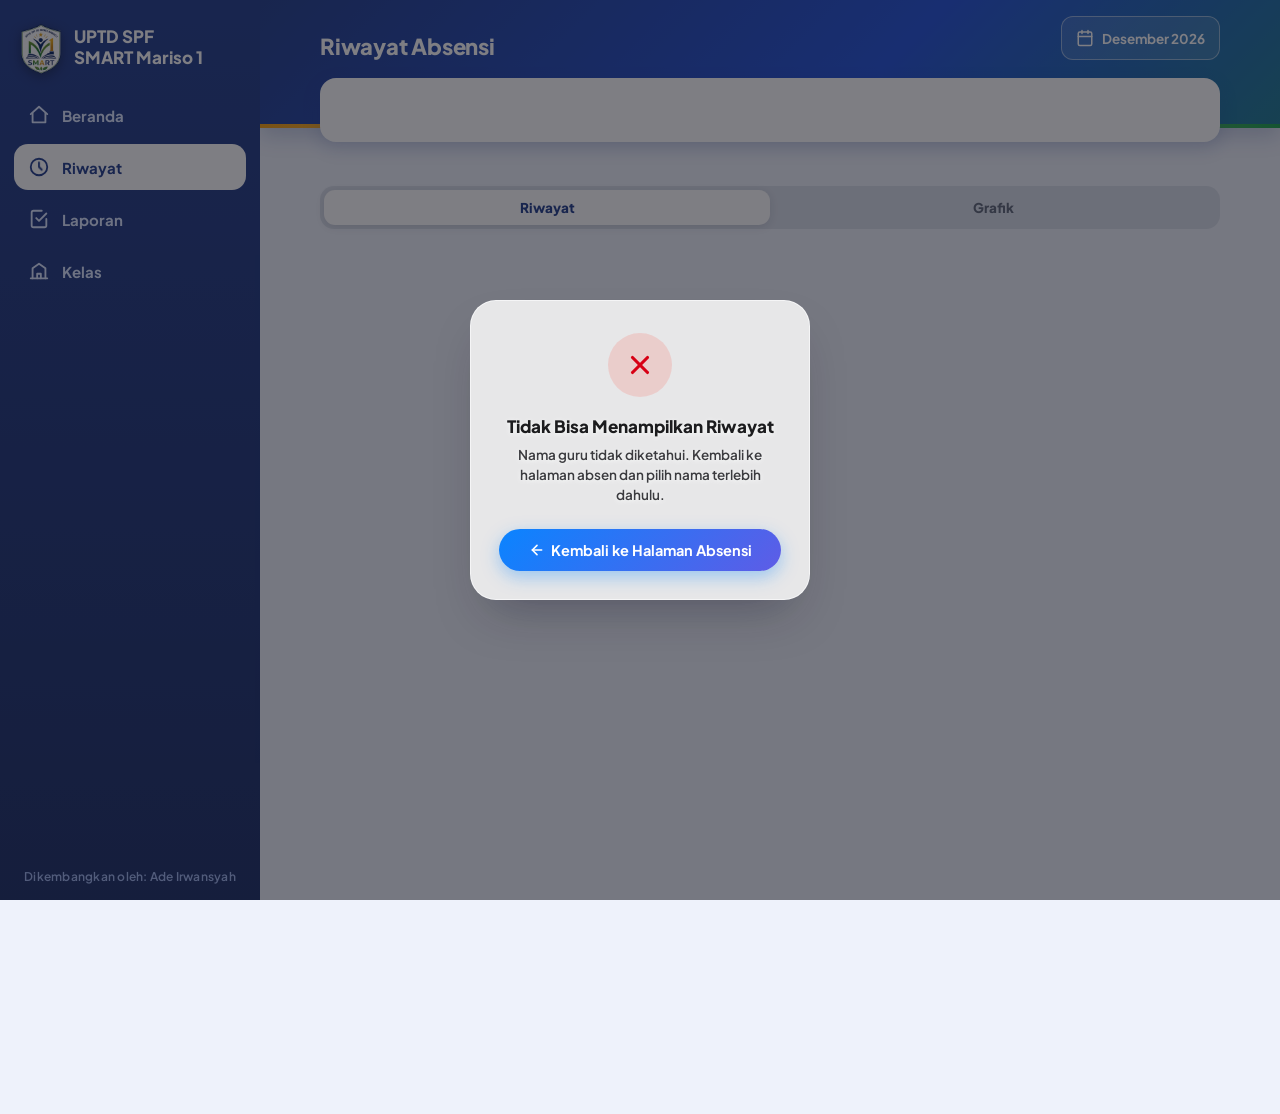
<file: riwayat.html>
<!DOCTYPE html>
<html>
<head>
  <meta charset="UTF-8">
  <meta name="viewport" content="width=device-width, initial-scale=1, viewport-fit=cover">
  <meta name="theme-color" content="#0a84ff">
  <meta name="apple-mobile-web-app-capable" content="yes">
  <meta name="mobile-web-app-capable" content="yes">
  <meta name="apple-mobile-web-app-title" content="Absensi Guru">
  <meta name="apple-mobile-web-app-status-bar-style" content="default">
  <link rel="manifest" href="manifest.webmanifest">
  <link rel="icon" type="image/png" href="ikon-192.png">
  <link rel="apple-touch-icon" href="apple-touch-icon.png">
  <link rel="preconnect" href="https://fonts.googleapis.com">
  <link rel="preconnect" href="https://fonts.gstatic.com" crossorigin>
  <link href="https://fonts.googleapis.com/css2?family=Plus+Jakarta+Sans:wght@500;600;700;800&display=swap" rel="stylesheet">
  <script src="config.js"></script>
  <script src="api.js"></script>
  <style>
    * { box-sizing: border-box; -webkit-tap-highlight-color: transparent; }

    :root {
      --bg1: #c7d2fe;
      --bg2: #fbcfe8;
      --bg3: #bbf7d0;
      --bg4: #fde68a;
      --bg5: #a5f3fc;
      --glass-bg: rgba(255,255,255,0.80);
      --glass-border: rgba(255,255,255,0.62);
      --glass-shadow: rgba(31,38,135,0.16);
      --modal-bg: rgba(255,255,255,0.82);
      --modal-text-sub: rgba(20,20,24,0.82);
      --modal-glow: 0 1px 4px rgba(255,255,255,0.85);
      --text-main: #1c1c1e;
      --text-sub: rgba(28,28,30,0.55);
      --text-sub-2: rgba(28,28,30,0.45);
      --accent-blue: #0a84ff;
      --accent-blue-2: #5e5ce6;
      --divider: rgba(60,60,67,0.10);
      --input-bg: rgba(118,118,128,0.08);
      --hadir: #248a3d;
      --terlambat: #d70015;
      --izin: #3f5dab;
      --alpa: #a4161a;
      --track-bg: rgba(118,118,128,0.10);
    }

    @media (prefers-color-scheme: dark) {
      :root {
        --bg1: #2e1065;
        --bg2: #500724;
        --bg3: #052e2b;
        --bg4: #422006;
        --bg5: #082f49;
        --glass-bg: rgba(34,34,42,0.88);
        --glass-border: rgba(255,255,255,0.18);
        --glass-shadow: rgba(0,0,0,0.45);
        --modal-bg: rgba(32,32,38,0.85);
        --modal-text-sub: rgba(245,245,250,0.85);
        --modal-glow: 0 1px 4px rgba(0,0,0,0.75);
        --text-main: #f2f2f7;
        --text-sub: rgba(242,242,247,0.6);
        --text-sub-2: rgba(242,242,247,0.42);
        --divider: rgba(255,255,255,0.10);
        --input-bg: rgba(118,118,128,0.24);
        --hadir: #30d158;
        --terlambat: #ff453a;
        --izin: #64d2ff;
        --alpa: #ff6961;
        --track-bg: rgba(118,118,128,0.24);
      }
    }

    html, body { height: 100%; }
    body {
      font-family: -apple-system, BlinkMacSystemFont, "SF Pro Display", Roboto, Arial, sans-serif;
      margin: 0;
      padding: 0;
      color: var(--text-main);
      height: 100vh;
      height: 100dvh;
      overflow: hidden;
      background:
        radial-gradient(circle at 12% 8%, var(--bg1) 0%, transparent 42%),
        radial-gradient(circle at 88% 15%, var(--bg2) 0%, transparent 48%),
        radial-gradient(circle at 30% 95%, var(--bg3) 0%, transparent 50%),
        radial-gradient(circle at 82% 90%, var(--bg4) 0%, transparent 45%),
        radial-gradient(circle at 55% 45%, var(--bg5) 0%, transparent 55%),
        #f2f3f7;
      background-attachment: fixed;
      background-size: 130% 130%;
      -webkit-font-smoothing: antialiased;
    }
    @keyframes bgDrift {
      0%   { background-position: 0% 0%, 100% 0%, 20% 100%, 100% 100%, 50% 50%; }
      100% { background-position: 10% 15%, 85% 20%, 35% 85%, 80% 80%, 60% 40%; }
    }
    @media (prefers-reduced-motion: reduce) {
      body { animation: none; }
    }
    body.is-scrolling { animation-play-state: paused; }
    body.is-scrolling .summary-card::before { animation-play-state: paused; }
    @media (prefers-color-scheme: dark) { body { background-color: #0b0b0f; } }

    /* ===== Kerangka halaman: header (topbar + judul + ringkasan)
       diam di atas, hanya daftar kartu per-hari yang bisa discroll ===== */
    .page-shell {
      max-width: 1100px;
      margin: 0 auto;
      height: 100%;
      display: flex;
      flex-direction: column;
    }
    .sticky-top {
      flex: 0 0 auto;
      padding: 20px 20px 0;
      background: var(--glass-bg);
      border-bottom: 1px solid var(--glass-border);
      box-shadow: 0 8px 20px var(--glass-shadow);
      position: relative;
      z-index: 5;
    }
    .scroll-area {
      flex: 1 1 auto;
      overflow-y: auto;
      -webkit-overflow-scrolling: touch;
      padding: 16px 20px calc(28px + env(safe-area-inset-bottom, 0px));
    }

    /* ===== Top bar ===== */
    .topbar {
      display: flex;
      align-items: center;
      justify-content: space-between;
      flex-wrap: wrap;
      gap: 12px;
      margin-bottom: 20px;
    }
    .topbar-left { display: flex; align-items: center; gap: 18px; flex-wrap: wrap; }
    .back-link {
      display: flex; align-items: center; gap: 6px;
      color: var(--accent-blue); text-decoration: none; font-weight: 600; font-size: 13px;
      padding: 7px 12px 7px 8px;
      border-radius: 999px;
      background: var(--glass-bg);
      border: 1px solid var(--glass-border);
      box-shadow: 0 2px 10px var(--glass-shadow);
    }
    .back-link svg { width: 16px; height: 16px; }
    h1 {
      font-size: 22px; font-weight: 700; margin: 0; letter-spacing: -0.02em;
      background: linear-gradient(90deg, var(--accent-blue), var(--accent-blue-2));
      -webkit-background-clip: text; background-clip: text; color: transparent;
    }

    .month-picker {
      position: relative;
      display: flex; align-items: center; gap: 8px;
      background: var(--glass-bg);
      border-radius: 14px;
      padding: 10px 15px;
      font-weight: 700;
      font-size: 13.5px;
      color: var(--text-main);
      box-shadow: 0 2px 10px var(--glass-shadow);
      cursor: pointer;
      border: 1px solid var(--glass-border);
    }
    .month-picker svg { width: 16px; height: 16px; color: var(--accent-blue); }
    .month-picker input[type="month"] {
      position: absolute; inset: 0; opacity: 0; cursor: pointer; border: none;
    }

    .guru-row {
      display: flex; align-items: center; gap: 8px;
      color: var(--text-sub);
      font-size: 13.5px;
      margin-bottom: 20px;
    }
    .guru-row svg { width: 16px; height: 16px; }
    .guru-row b { color: var(--text-main); font-weight: 700; }

    /* ===== Ringkasan cards ===== */
    .summary-grid {
      display: grid;
      grid-template-columns: repeat(4, 1fr);
      gap: 14px;
      margin-bottom: 18px;
      transition: gap 0.25s ease, margin-bottom 0.25s ease;
    }
    .summary-card {
      position: relative;
      background: var(--glass-bg);
      border-radius: 18px;
      padding: 16px 10px;
      transition: border-radius 0.25s ease, padding 0.25s ease, transform 0.15s ease, box-shadow 0.2s ease, border-color 0.2s ease;
      text-align: center;
      border: 1px solid var(--glass-border);
      box-shadow: 0 8px 24px var(--glass-shadow), inset 0 1px 0 rgba(255,255,255,0.35);
      overflow: hidden;
      cursor: pointer;
      user-select: none;
      -webkit-tap-highlight-color: transparent;
    }
    .summary-card:active { transform: scale(0.96); }
    .summary-card.active {
      border-color: currentColor;
      box-shadow: 0 8px 24px var(--glass-shadow), inset 0 1px 0 rgba(255,255,255,0.35), 0 0 0 2px currentColor;
    }
    .summary-card.hadir.active { color: var(--hadir); }
    .summary-card.terlambat.active { color: var(--terlambat); }
    .summary-card.izin.active { color: var(--izin); }
    .summary-card.alpa.active { color: var(--alpa); }
    .summary-card::before {
      content: "";
      position: absolute;
      top: -60%; left: -70%;
      width: 55%; height: 220%;
      background: linear-gradient(115deg,
        transparent 0%,
        rgba(255,255,255,0.05) 35%,
        rgba(255,255,255,0.50) 48%,
        rgba(255,255,255,0.10) 60%,
        transparent 100%);
      transform: rotate(6deg);
      pointer-events: none;
      mix-blend-mode: overlay;
    }
    .summary-card::after {
      content: "";
      position: absolute; inset: 0;
      border-radius: inherit;
      padding: 1px;
      background: linear-gradient(180deg,
        rgba(255,255,255,0.70) 0%,
        rgba(255,255,255,0.05) 25%,
        rgba(255,255,255,0) 65%,
        rgba(255,255,255,0.25) 100%);
      -webkit-mask: linear-gradient(#fff 0 0) content-box, linear-gradient(#fff 0 0);
      -webkit-mask-composite: xor;
      mask-composite: exclude;
      pointer-events: none;
    }
    @keyframes glassSheen {
      0%, 100% { left: -70%; }
      50% { left: 115%; }
    }
    @media (prefers-reduced-motion: reduce) {
      .summary-card::before { animation: none; }
    }
    .summary-card .num { font-size: 27px; font-weight: 800; line-height: 1.2; transition: font-size 0.25s ease; }
    .summary-card .lbl {
      font-size: 11px; font-weight: 700; letter-spacing: 0.06em;
      text-transform: uppercase; color: var(--text-sub-2); margin-top: 2px;
      transition: font-size 0.25s ease, margin-top 0.25s ease, letter-spacing 0.25s ease;
    }
    /* ==== Mode ringkas: aktif otomatis lewat JS saat daftar kartu di-scroll ==== */
    .summary-grid.compact { gap: 8px; margin-bottom: 14px; }
    .summary-grid.compact .summary-card { border-radius: 14px; padding: 10px 4px; }
    .summary-grid.compact .summary-card .num { font-size: 19px; }
    .summary-grid.compact .summary-card .lbl { font-size: 8.5px; letter-spacing: 0.03em; margin-top: 1px; }
    .summary-card.hadir .num { color: var(--hadir); }
    .summary-card.terlambat .num { color: var(--terlambat); }
    .summary-card.izin .num { color: var(--izin); }
    .summary-card.alpa .num { color: var(--alpa); }

    /* ===== Panel detail (desktop: tabel) ===== */
    .panel {
      position: relative;
      background: var(--glass-bg);
      border-radius: 20px;
      border: 1px solid var(--glass-border);
      box-shadow: 0 8px 24px var(--glass-shadow);
      overflow: hidden;
    }
    .panel::after {
      content: "";
      position: absolute; inset: 0;
      border-radius: inherit;
      padding: 1px;
      background: linear-gradient(180deg,
        rgba(255,255,255,0.60) 0%,
        rgba(255,255,255,0.05) 20%,
        rgba(255,255,255,0) 60%,
        rgba(255,255,255,0.20) 100%);
      -webkit-mask: linear-gradient(#fff 0 0) content-box, linear-gradient(#fff 0 0);
      -webkit-mask-composite: xor;
      mask-composite: exclude;
      pointer-events: none;
    }
    .panel-title { padding: 18px 20px 4px; font-weight: 700; font-size: 15px; }

    table { width: 100%; border-collapse: collapse; margin-top: 8px; }
    thead th {
      text-align: left;
      font-size: 10.5px;
      font-weight: 700;
      letter-spacing: 0.06em;
      text-transform: uppercase;
      color: var(--text-sub-2);
      padding: 10px 20px;
      border-bottom: 1px solid var(--divider);
    }
    tbody td {
      padding: 14px 20px;
      font-size: 13.5px;
      border-bottom: 1px solid var(--divider);
      vertical-align: middle;
      white-space: nowrap;
    }
    tbody tr { transition: background .15s; }
    tbody tr:hover { background: rgba(10,132,255,0.05); }
    tbody tr:last-child td { border-bottom: none; }
    .cell-jam { display: flex; align-items: center; gap: 6px; }
    .cell-jam svg { width: 14px; height: 14px; flex-shrink: 0; }
    .cell-jam.telat { color: var(--terlambat); font-weight: 700; }
    .cell-note { color: var(--text-sub); font-style: italic; white-space: normal; }
    .dash { color: var(--text-sub-2); }

    .badge {
      display: inline-block;
      padding: 4px 11px;
      border-radius: 999px;
      font-size: 11.5px;
      font-weight: 700;
      white-space: nowrap;
    }
    .badge.ok { background: rgba(48,209,88,0.16); color: var(--hadir); }
    .badge.late { background: rgba(255,69,58,0.14); color: var(--terlambat); }
    .badge.izin { background: rgba(94,92,230,0.14); color: var(--izin); }
    .badge.alpa { background: rgba(255,69,58,0.16); color: var(--alpa); }
    .tag-daring { display: inline-block; margin-left: 6px; padding: 1px 8px; border-radius: 10px;
                  font-size: 11px; font-weight: 700; background: rgba(255,159,10,0.16); color: #b96400; }
    @media (prefers-color-scheme: dark) { .tag-daring { color: #ff9f0a; } }

    .empty-state {
      padding: 40px 20px;
      text-align: center;
      color: var(--text-sub-2);
      font-size: 13.5px;
    }

    /* ===== Mobile cards (hidden by default, shown under 768px) ===== */
    .mobile-list { display: none; }
    .day-card {
      position: relative;
      background: var(--glass-bg);
      border-radius: 18px;
      padding: 16px 16px 14px;
      border: 1px solid var(--glass-border);
      box-shadow: 0 6px 20px var(--glass-shadow);
      margin-bottom: 14px;
      overflow: hidden;
    }
    /* Kartu berwarna menurut status */
    .day-card { border-left-width: 5px; }
    .day-card.st-ok { background: linear-gradient(135deg, rgba(255,255,255,.72), rgba(220,252,231,.62)); border-left-color: #22c55e; box-shadow: 0 8px 22px rgba(22,163,74,.13); }
    .day-card.st-late { background: linear-gradient(135deg, rgba(255,255,255,.72), rgba(254,226,226,.68)); border-left-color: #ef4444; box-shadow: 0 8px 22px rgba(239,68,68,.13); }
    .day-card.st-izin { background: linear-gradient(135deg, rgba(255,255,255,.72), rgba(219,234,254,.68)); border-left-color: #3b82f6; box-shadow: 0 8px 22px rgba(59,130,246,.13); }
    .day-card.st-alpa { background: linear-gradient(135deg, rgba(255,255,255,.72), rgba(243,244,246,.8)); border-left-color: #6b7280; box-shadow: 0 8px 22px rgba(107,114,128,.13); }
    @media (prefers-color-scheme: dark) {
      .day-card.st-ok { background: linear-gradient(135deg, rgba(255,255,255,.06), rgba(34,197,94,.20)); box-shadow: none; }
      .day-card.st-late { background: linear-gradient(135deg, rgba(255,255,255,.06), rgba(239,68,68,.22)); box-shadow: none; }
      .day-card.st-izin { background: linear-gradient(135deg, rgba(255,255,255,.06), rgba(59,130,246,.22)); box-shadow: none; }
      .day-card.st-alpa { background: linear-gradient(135deg, rgba(255,255,255,.06), rgba(156,163,175,.18)); box-shadow: none; }
    }
    .day-card-top {
      display: flex; align-items: center; justify-content: space-between;
      margin-bottom: 8px; gap: 8px;
    }
    .day-card-date { font-weight: 700; font-size: 15px; }
    .day-card-meta {
      display: flex; align-items: center; gap: 5px;
      font-size: 12px; color: var(--text-sub);
      margin-bottom: 3px;
    }
    .day-card-meta svg { width: 13px; height: 13px; flex-shrink: 0; }
    .jam-box {
      display: grid; grid-template-columns: 1fr 1fr; gap: 10px;
      background: var(--track-bg); border-radius: 12px; padding: 10px 12px; margin-top: 10px;
    }
    .jam-box div { text-align: center; }
    .jam-box .jl { font-size: 11px; color: var(--text-sub-2); margin-bottom: 2px; }
    .jam-box .jv { font-size: 16px; font-weight: 700; }
    .jam-box .jv.telat { color: var(--terlambat); }
    .note-box {
      background: var(--track-bg); border-radius: 12px; padding: 14px 12px; margin-top: 10px;
      text-align: center; font-size: 13.5px; color: var(--text-main); opacity: 0.85;
    }

    .loading {
      padding: 40px 20px; text-align: center; color: var(--text-sub); font-size: 13.5px;
    }

    @media (max-width: 768px) {
      .sticky-top { padding: 14px 14px 0; }
      .scroll-area { padding: 14px 14px 20px; }
      .panel { display: none; }
      .mobile-list { display: block; }
      h1 { font-size: 19px; }
      .topbar { align-items: flex-start; }
      .topbar-left { flex-direction: column; align-items: flex-start; gap: 10px; }
      .summary-grid { grid-template-columns: repeat(2, 1fr); }
      .summary-grid.compact { grid-template-columns: repeat(4, 1fr); }
    }

    /* ================= MODAL POPUP (error) ================= */
    .modal-overlay {
      display: none;
      position: fixed;
      inset: 0;
      background: rgba(20, 20, 30, 0.55);
      align-items: center;
      justify-content: center;
      z-index: 1000;
      padding: 20px;
    }
    .modal-overlay.show { display: flex; }
    .modal-card {
      background: var(--modal-bg);
      border: 1px solid var(--glass-border);
      border-radius: 26px;
      padding: 32px 28px 28px;
      max-width: 340px;
      width: 100%;
      text-align: center;
      box-shadow: 0 25px 50px -18px rgba(20,20,40,0.35);
      animation: modalPop 0.18s ease-out;
    }
    @keyframes modalPop {
      from { transform: scale(0.92); opacity: 0; }
      to { transform: scale(1); opacity: 1; }
    }
    .modal-icon {
      width: 64px; height: 64px;
      border-radius: 50%;
      display: flex; align-items: center; justify-content: center;
      margin: 0 auto 18px;
      background: rgba(255,69,58,0.16); color: var(--terlambat);
    }
    .modal-icon svg { width: 30px; height: 30px; }
    .modal-title { font-size: 17px; font-weight: 800; color: var(--text-main); margin: 0 0 8px; text-shadow: var(--modal-glow); }
    .modal-desc { font-size: 13.5px; font-weight: 600; color: var(--modal-text-sub); line-height: 1.5; margin: 0 0 24px; text-shadow: var(--modal-glow); }
    .modal-btn {
      display: inline-flex; align-items: center; justify-content: center; gap: 6px;
      background: linear-gradient(135deg, var(--accent-blue), var(--accent-blue-2));
      color: #fff;
      text-decoration: none;
      border: none;
      border-radius: 999px;
      padding: 12px 28px;
      font-size: 14.5px;
      font-weight: 700;
      cursor: pointer;
      width: 100%;
      box-shadow: 0 6px 18px rgba(10,132,255,0.35);
    }
    .modal-btn svg { width: 16px; height: 16px; }
      /* ===== Footer kaca (tetap di bawah layar) ===== */
    .glass-footer {
      position: static;
      width: fit-content;
      margin: 16px auto 0;
      padding: 7px 18px;
      font-size: 11px;
      font-weight: 600;
      letter-spacing: 0.01em;
      white-space: nowrap;
      color: rgba(29,29,31,0.65);
      background: rgba(255,255,255,0.94);
      border: 1px solid rgba(255,255,255,0.55);
      border-radius: 999px;
      box-shadow: 0 8px 24px -10px rgba(50,70,90,0.35),
                  inset 0 1px 0 rgba(255,255,255,0.6);
      pointer-events: none;
    }
    .glass-footer strong { color: rgba(29,29,31,0.85); font-weight: 800; }
    @media (prefers-color-scheme: dark) {
      .glass-footer {
        color: rgba(242,242,247,0.65);
        background: rgba(30,30,38,0.94);
        border-color: rgba(255,255,255,0.16);
        box-shadow: 0 8px 24px -10px rgba(0,0,0,0.6),
                    inset 0 1px 0 rgba(255,255,255,0.10);
      }
      .glass-footer strong { color: rgba(242,242,247,0.9); }
    }

    /* ================= DESAIN BARU: identitas SD Inpres Mariso I ================= */
    body { background: #f3f6fb; }
    @media (prefers-color-scheme: dark) { body { background: #0b0b0f; } }
    .sticky-top { background: linear-gradient(135deg, #1e3a8a 0%, #1d4ed8 60%, #16a34a 140%); border: 0; border-radius: 0 0 30px 30px; box-shadow: 0 10px 24px rgba(30,58,138,.28); padding: calc(14px + env(safe-area-inset-top, 0px)) 18px 16px; color: #fff; }
    .sticky-top::after { content: ""; position: absolute; left: 0; right: 0; bottom: 0; height: 5px; background: linear-gradient(90deg, #f59e0b, #fde68a, #16a34a); border-radius: 0 0 30px 30px; pointer-events: none; }
    .brand-row { display: flex; align-items: center; gap: 11px; margin-bottom: 10px; }
    .brand-row img { width: 40px; height: auto; filter: drop-shadow(0 3px 6px rgba(0,0,0,.35)); }
    .brand-row small { display: block; font-size: 10px; letter-spacing: .09em; opacity: .85; font-weight: 700; }
    .brand-row b { display: block; font-size: 15px; line-height: 1.15; }
    .back-link { display: none !important; }
    .topbar h1 { color: #fff !important; -webkit-text-fill-color: #fff; background: none !important; margin: 0; }
    .guru-row, .guru-row b { color: #fff !important; }
    .guru-row svg { stroke: #bfdbfe; }
    .summary-card { background: rgba(255,255,255,.96); box-shadow: 0 6px 16px rgba(0,0,0,.14); border-color: transparent; }
    @media (prefers-color-scheme: dark) { .summary-card { background: rgba(30,30,38,.92); } }
    #syncInfo:not(:empty) { display: inline-block; background: #fff; padding: 4px 11px; border-radius: 99px; color: #475569; }
    .scroll-area { padding-bottom: calc(100px + env(safe-area-inset-bottom, 0px)); }
    .bnav { position: fixed; left: 50%; transform: translateX(-50%); bottom: calc(10px + env(safe-area-inset-bottom, 0px)); width: calc(100% - 24px); max-width: 416px; background: #fff; border-radius: 24px; box-shadow: 0 8px 24px rgba(30,41,59,.2); display: flex; justify-content: space-around; padding: 8px 6px; z-index: 60; }
    .bnav a { flex: 1; text-align: center; text-decoration: none; border-radius: 16px; padding: 6px 0; font-size: 11px; font-weight: 800; color: #94a3b8; }
    .bnav a .ni { display: block; font-size: 20px; margin-bottom: 1px; }
    .bnav a.on { background: #dbeafe; color: #1e3a8a; }
    @media (prefers-color-scheme: dark) { .bnav { background: #1c1c24; } .bnav a.on { background: #1e3a8a; color: #fff; } }
    /* Anti-kedip: tinggi header dikunci tetap. Logo TIDAK lagi disembunyikan saat scroll
       (dulu display:none -> tinggi header berubah -> area scroll bergeser -> berkedip). */
    .summary-grid, .summary-grid.compact { gap: 8px !important; margin-bottom: 8px !important; transition: none !important; }
    .summary-grid .summary-card, .summary-grid.compact .summary-card { border-radius: 14px !important; padding: 10px 4px !important; transition: box-shadow .2s ease, transform .15s ease !important; }
    .summary-grid .summary-card .num, .summary-grid.compact .summary-card .num { font-size: 20px !important; transition: none !important; }
    .summary-grid .summary-card .lbl, .summary-grid.compact .summary-card .lbl { font-size: 8.5px !important; letter-spacing: .03em !important; margin-top: 1px !important; transition: none !important; }
    .sticky-top { transform: translateZ(0); }
    .scroll-area { overscroll-behavior-y: contain; overflow-anchor: none; }
    .summary-grid { grid-template-columns: repeat(4, 1fr) !important; gap: 8px; margin-bottom: 8px; }
    .summary-grid .summary-card { border-radius: 14px; padding: 10px 4px; }
    .summary-grid .summary-card .num { font-size: 20px; }
    .summary-grid .summary-card .lbl { font-size: 8.5px; letter-spacing: .03em; margin-top: 1px; }
    .bnav { flex-direction: column; padding: 8px 6px 5px; }
    .bn-row { display: flex; justify-content: space-around; }
    .bn-row a { flex: 1; }
    .bn-credit { text-align: center; font-size: 9px; font-weight: 600; color: #b0b8c6; margin-top: 3px; letter-spacing: .02em; }
    .scroll-area { padding-bottom: calc(116px + env(safe-area-inset-bottom, 0px)); }

    /* ================= RAPIHKAN RIWAYAT (desain v2) ================= */
    :root {
      --rw-bg:#F3F6FB; --rw-card:#fff; --rw-line:#E6EAF2; --rw-muted:#5B6475; --rw-ink:#14213D;
      --t-ok:#E3F4E8; --i-ok:#176B31; --t-late:#FDE8E6; --i-late:#A61B12;
      --t-izin:#E4EAFA; --i-izin:#28408F; --t-alpa:#EFE6E6; --i-alpa:#7A1A1A;
    }
    @media (prefers-color-scheme: dark) {
      :root {
        --rw-bg:#0b0b0f; --rw-card:#1c1c24; --rw-line:rgba(255,255,255,.10); --rw-muted:#A8AFBF; --rw-ink:#F2F2F7;
        --t-ok:rgba(48,209,88,.18); --i-ok:#5EE08A; --t-late:rgba(255,69,58,.20); --i-late:#FF8F86;
        --t-izin:rgba(100,130,255,.22); --i-izin:#A9BEFF; --t-alpa:rgba(255,120,120,.16); --i-alpa:#F3A5A5;
      }
    }
    body { font-family: "Plus Jakarta Sans", -apple-system, BlinkMacSystemFont, "SF Pro Display", Roboto, Arial, sans-serif; background: var(--rw-bg); color: var(--rw-ink); }
    .sticky-top { background:#1E3A8A; border-radius:0 0 24px 24px; box-shadow:0 8px 20px rgba(30,58,138,.22); padding:calc(16px + env(safe-area-inset-top,0px)) 16px 0; }
    .sticky-top::after { height:4px; background:linear-gradient(90deg,#F59E0B 50%,#16A34A 50%); border-radius:0 0 24px 24px; }
    .brand-row { gap:10px; margin-bottom:16px; }
    .brand-row img { width:38px; }
    .brand-row small { font-size:12px; letter-spacing:0; font-weight:600; opacity:.85; }
    .brand-row b { font-size:15px; font-weight:800; }
    .topbar { align-items:flex-end; flex-wrap:nowrap; margin-bottom:16px; gap:10px; }
    .topbar-left { gap:0; }
    .title-block h1 { font-size:22px; font-weight:800; letter-spacing:-.01em; }
    .title-block .guru-row { margin:4px 0 0; font-size:13px; opacity:.92; }
    .month-picker { min-height:44px; padding:0 14px; border-radius:12px; background:rgba(255,255,255,.12); border:1px solid rgba(255,255,255,.45); box-shadow:none; color:#fff; font-size:13.5px; font-weight:700; white-space:nowrap; }
    .month-picker svg { color:#fff; width:18px; height:18px; }
    /* ringkasan: satu kartu, empat angka */
    .summary-grid, .summary-grid.compact { gap:0 !important; margin-bottom:-30px !important; position:relative; z-index:2; background:var(--rw-card); border-radius:16px; box-shadow:0 6px 18px rgba(30,58,138,.18); overflow:hidden; }
    .summary-grid .summary-card, .summary-grid.compact .summary-card { background:transparent !important; box-shadow:none !important; border-radius:0 !important; border:0 !important; border-right:1px solid var(--rw-line) !important; padding:12px 4px 10px !important; }
    .summary-grid .summary-card:last-child { border-right:0 !important; }
    .summary-card::before { display:none; }
    .summary-card::after { content:""; display:block; position:absolute; inset:auto; left:20%; right:20%; bottom:0; top:auto; height:3px; padding:0; border-radius:3px 3px 0 0; background:currentColor; -webkit-mask:none; mask:none; opacity:0; transition:opacity .15s; }
    .summary-card.active::after { opacity:1; }
    .summary-card.hadir.active { background:var(--t-ok) !important; }
    .summary-card.terlambat.active { background:var(--t-late) !important; }
    .summary-card.izin.active { background:var(--t-izin) !important; }
    .summary-card.alpa.active { background:var(--t-alpa) !important; }
    .summary-grid .summary-card .num, .summary-grid.compact .summary-card .num { font-size:24px !important; font-weight:800; line-height:1.1; }
    .summary-grid .summary-card .lbl, .summary-grid.compact .summary-card .lbl { font-size:12.5px !important; font-weight:600; letter-spacing:0 !important; text-transform:none; color:var(--rw-muted); margin-top:3px !important; }
    .summary-card.hadir .num { color:var(--i-ok); } .summary-card.terlambat .num { color:var(--i-late); }
    .summary-card.izin .num { color:var(--i-izin); } .summary-card.alpa .num { color:var(--i-alpa); }
    .summary-card.hadir.active, .summary-card.terlambat.active, .summary-card.izin.active, .summary-card.alpa.active { color:inherit; }
    .summary-card.hadir::after { color:var(--i-ok); } .summary-card.terlambat::after { color:var(--i-late); }
    .summary-card.izin::after { color:var(--i-izin); } .summary-card.alpa::after { color:var(--i-alpa); }
    #syncInfo:not(:empty) { margin-top:10px !important; }
    #syncInfo:empty { min-height:0 !important; margin-top:0 !important; }
    /* daftar per pekan */
    .hint { text-align:center; font-size:12.5px; color:var(--rw-muted); margin:0 0 14px; }
    .wk { margin-top:18px; }
    .hint + .wk { margin-top:0; }
    .wk-head { display:flex; justify-content:space-between; padding:0 4px 8px; font-size:13px; font-weight:700; color:var(--rw-ink); }
    .wk-head span { font-weight:600; color:var(--rw-muted); }
    .wk-card { background:var(--rw-card); border:1px solid var(--rw-line); border-radius:16px; overflow:hidden; }
    .rw { display:flex; align-items:center; gap:14px; padding:12px 14px; border-top:1px solid var(--rw-line); }
    .rw:first-child { border-top:0; }
    .s-ok { --tint:var(--t-ok); --ink:var(--i-ok); } .s-late { --tint:var(--t-late); --ink:var(--i-late); }
    .s-izin { --tint:var(--t-izin); --ink:var(--i-izin); } .s-alpa { --tint:var(--t-alpa); --ink:var(--i-alpa); }
    .rw-date { width:46px; flex:0 0 46px; text-align:center; padding:6px 0; border-radius:12px; background:var(--tint); }
    .rw-d { font-size:20px; font-weight:800; line-height:1.1; color:var(--ink); }
    .rw-h { font-size:12px; font-weight:600; color:var(--rw-muted); }
    .rw-main { flex:1; min-width:0; }
    .rw-time { font-size:15px; font-weight:700; font-variant-numeric:tabular-nums; }
    .s-late .rw-time { color:var(--ink); }
    .s-izin .rw-time, .s-alpa .rw-time { font-weight:600; color:var(--rw-muted); }
    .rw-sub { font-size:12.5px; color:var(--rw-muted); margin-top:2px; }
    .rw-badge { display:inline-flex; align-items:center; gap:5px; padding:5px 10px; border-radius:99px; background:var(--tint); color:var(--ink); font-size:12px; font-weight:700; white-space:nowrap; }
    .rw-badge svg { width:13px; height:13px; flex:0 0 auto; }
    .tag-daring { margin-left:6px; padding:1px 7px; border-radius:99px; background:#FFF1D6; color:#7A4A00; font-size:11px; font-weight:700; }
    @media (prefers-color-scheme: dark) { .tag-daring { background:rgba(255,159,10,.2); color:#FFB44D; } }
    .empty-box { background:var(--rw-card); border:1px solid var(--rw-line); border-radius:16px; padding:32px 20px; text-align:center; color:var(--rw-muted); font-size:13.5px; }
    .more-btn { display:block; width:100%; min-height:46px; margin-top:16px; border-radius:14px; border:1.5px solid #1E3A8A; background:transparent; color:#1E3A8A; font:700 14px "Plus Jakarta Sans",sans-serif; cursor:pointer; }
    @media (prefers-color-scheme: dark) { .more-btn { border-color:#7FA0FF; color:#9DB7FF; } }
    .loading { color:var(--rw-muted); }
    .topbar { margin-bottom:18px; }
    .title-block .guru-row { display:block; margin:4px 0 0; font-size:13px; line-height:1.35; opacity:.92; }
    .title-block .guru-row b { font-weight:700; }
    .scroll-area { padding-top:48px; }
    #syncInfo { display:none !important; }
    .title-block .guru-row svg { display:inline-block; width:15px; height:15px; vertical-align:-2px; margin-right:6px; }
    /* navigasi bawah */
    .bnav { background:var(--rw-card); border-radius:22px; box-shadow:0 8px 24px rgba(30,41,59,.18); padding:8px 8px 6px; }
    .bn-row { gap:4px; }
    .bnav a { padding:7px 0; font-size:12px; font-weight:700; color:var(--rw-muted); border-radius:14px; }
    .bnav a.on { background:#DBE6FB; color:#1E3A8A; }
    .bnav a .ni { display:flex; justify-content:center; margin-bottom:3px; font-size:0; }
    .bnav a .ni svg { width:22px; height:22px; }
    .bn-credit { font-size:11px; color:var(--rw-muted); }
    @media (prefers-color-scheme: dark) { .bnav a.on { background:#1E3A8A; color:#fff; } }
    @media (min-width: 769px) {
      .page-shell { max-width: 640px; }
      .bnav { max-width: 616px; }
    }

    /* Saat memuat, ringkasan masih kosong -> margin negatif membuat header menyusut & judul tertimpa garis.
       Beri tinggi cadangan supaya header sama persis sebelum/sesudah data muncul. */
    .summary-grid:empty { min-height: 64px; display: block !important; }
    .sticky-top { min-height: 0; flex-shrink: 0; }

    /* Tombol/kartu paling bawah sering tertutup menu bawah: tinggi halaman memakai tinggi layar yang
       BENAR-BENAR terlihat (diukur JS, --appH) dan ada ruang cadangan di akhir daftar (--navh). */
    html, body { height: var(--appH, 100dvh) !important; }
    .page-shell { height: var(--appH, 100dvh) !important; }
    #content::after { content: ""; display: block; height: calc(var(--navh, 100px) + 28px + env(safe-area-inset-bottom, 0px)); }

    /* jam dengan detik: sedikit lebih ringkas supaya muat di layar sempit */
    .rw-time { font-size: 14.5px; letter-spacing: -.01em; white-space: normal; }
    .rw-time .tj { display: inline-block; white-space: nowrap; }
    .rw-badge { flex: 0 0 auto; }
    @media (max-width: 350px) { .rw-time { font-size: 13px; } .rw { gap: 10px; padding: 12px 10px; } .rw-badge { padding: 5px 8px; } }
  </style>
<style>
.seg{display:flex;background:rgba(100,116,139,.16);border-radius:14px;padding:4px;margin:10px 0 4px}
.seg a{flex:1;text-align:center;text-decoration:none;padding:9px 0;border-radius:11px;font-size:13.5px;font-weight:800;color:#5b6475}
.seg a.on{background:#fff;color:#1e3a8a;box-shadow:0 2px 8px rgba(30,41,59,.12)}
@media (prefers-color-scheme: dark){.seg a{color:#A8AFBF}.seg a.on{background:#1E3A8A;color:#fff}}
</style>
<style>
/* ===== Animasi ikon menu bawah (halus; mati otomatis kalau HP memilih "kurangi gerakan") ===== */
.bnav .bn-row > * { -webkit-tap-highlight-color: transparent; transition: background-color .28s ease, color .28s ease, transform .15s ease; }
.bnav .bn-row > *:active { transform: scale(.92); }
.bnav .bn-row > .on .ni svg, .bnav .bn-row > [aria-current] .ni svg { animation: ni-pop .55s cubic-bezier(.34,1.56,.64,1) both; }
.bnav .bn-row > .on, .bnav .bn-row > [aria-current] { animation: ni-pill .35s ease-out both; }
.bnav .bn-row > :nth-child(1).on .ni svg { animation-name: ni-hop; animation-duration: .6s; }
.bnav .bn-row > :nth-child(2).on .ni svg path, .bnav .bn-row > :nth-child(2)[aria-current] .ni svg path { transform-box: view-box; transform-origin: 12px 12px; animation: ni-spin .9s cubic-bezier(.22,1,.36,1) both; }
.bnav .bn-row > :nth-child(3).on .ni svg path:first-child, .bnav .bn-row > :nth-child(3)[aria-current] .ni svg path:first-child { stroke-dasharray: 14; animation: ni-draw .6s .1s ease-out both; }
.bnav .bn-row > :nth-child(4).on .ni svg { animation-name: ni-shield; animation-duration: .7s; }
@keyframes ni-pop { 0% { transform: scale(.55); opacity: .4; } 60% { transform: scale(1.18); opacity: 1; } 100% { transform: scale(1); } }
@keyframes ni-hop { 0% { transform: translateY(6px) scale(.8); } 45% { transform: translateY(-5px) scale(1.12); } 70% { transform: translateY(1px); } 100% { transform: none; } }
@keyframes ni-spin { from { transform: rotate(-300deg); } to { transform: rotate(0); } }
@keyframes ni-draw { from { stroke-dashoffset: 14; } to { stroke-dashoffset: 0; } }
@keyframes ni-shield { 0% { transform: scale(.6) rotate(-12deg); } 55% { transform: scale(1.15) rotate(6deg); } 100% { transform: none; } }
@keyframes ni-pill { from { opacity: .35; transform: scale(.9); } to { opacity: 1; transform: none; } }
@media (prefers-reduced-motion: reduce) { .bnav .bn-row > *, .bnav .bn-row > * .ni svg, .bnav .bn-row > * .ni svg path { animation: none !important; transition: none !important; } }
</style>
<link rel="stylesheet" href="desktop.css">
</head>
<body>
  <div class="page-shell">
    <div class="sticky-top">
      <div class="brand-row"><img src="[data-uri]" alt="Logo"><div><small>UPTD SPF</small><b>SD Inpres Mariso I</b></div></div>
      <div class="topbar">
        <div class="topbar-left">
          <a class="back-link" id="backLink" href="#" target="_top">
            <svg viewBox="0 0 24 24" fill="none" stroke="currentColor" stroke-width="2.4" stroke-linecap="round" stroke-linejoin="round"><path d="M19 12H5"/><path d="M12 19l-7-7 7-7"/></svg>
            Kembali ke Halaman Absensi
          </a>
          <div class="title-block">
            <h1>Riwayat Absensi</h1>
            <div class="guru-row" id="guruRow" style="display:none;">
        <svg viewBox="0 0 24 24" fill="none" stroke="currentColor" stroke-width="2" stroke-linecap="round" stroke-linejoin="round"><circle cx="12" cy="8" r="4"/><path d="M4 21v-1a8 8 0 0 1 16 0v1"/></svg>Guru: <b id="guruNama">-</b>
      </div>
          </div>
        </div>
        <div class="month-picker" id="monthPicker">
          <svg viewBox="0 0 24 24" fill="none" stroke="currentColor" stroke-width="2" stroke-linecap="round" stroke-linejoin="round"><rect x="3" y="4" width="18" height="18" rx="2"/><path d="M16 2v4M8 2v4M3 10h18"/></svg>
          <span id="monthLabel">-</span>
          <input type="month" id="monthInput">
        </div>
      </div>

      <div class="summary-grid" id="summaryGrid"></div>
    </div>

    <div class="scroll-area" id="scrollArea">
      <div class="seg"><a href="#" id="segRiwayat" class="on" aria-current="page">Riwayat</a><a href="#" id="segGrafik" >Grafik</a></div>
            <div id="syncInfo" style="font-size:12px; font-weight:600; margin-top:8px; min-height:16px; color:var(--text-sub);"></div>
      <div id="content">
        <div class="loading">Memuat riwayat absensi...</div>
      </div>
    </div>
  </div>

  <nav class="bnav">
    <div class="bn-row">
    <a href="index.html"><span class="ni"><svg viewBox="0 0 24 24" fill="none" stroke="currentColor" stroke-width="2" stroke-linecap="round" stroke-linejoin="round" aria-hidden="true"><path d="M3 11l9-8 9 8"/><path d="M5 10v10h14V10"/></svg></span>Absen</a>
    <a href="#" class="on" onclick="return false;" aria-current="page"><span class="ni"><svg viewBox="0 0 24 24" fill="none" stroke="currentColor" stroke-width="2" stroke-linecap="round" stroke-linejoin="round" aria-hidden="true"><circle cx="12" cy="12" r="9"/><path d="M12 7v5l3 3"/></svg></span>Riwayat</a>
    <a href="#" id="navLaporanLink"><span class="ni"><svg viewBox="0 0 24 24" fill="none" stroke="currentColor" stroke-width="2" stroke-linecap="round" stroke-linejoin="round" aria-hidden="true"><path d="M9 11l3 3 8-8"/><path d="M20 12v7a2 2 0 0 1-2 2H6a2 2 0 0 1-2-2V5a2 2 0 0 1 2-2h9"/></svg></span>Laporan</a>
    <a href="index.html#admin" id="navAdminLink" style="display:none;"><span class="ni"><svg viewBox="0 0 24 24" fill="none" stroke="currentColor" stroke-width="2" stroke-linecap="round" stroke-linejoin="round" aria-hidden="true"><path d="M12 3l8 3v6c0 5-3.5 8-8 9-4.5-1-8-4-8-9V6z"/></svg></span>Admin</a>
    </div>
    <div class="bn-credit">Dikembangkan oleh: Ade Irwansyah</div>
  </nav>

  <!-- ================= MODAL POPUP: error ================= -->
  <div id="errorOverlay" class="modal-overlay">
    <div class="modal-card">
      <div class="modal-icon">
        <svg viewBox="0 0 24 24" fill="none" stroke="currentColor" stroke-width="2.5" stroke-linecap="round" stroke-linejoin="round"><line x1="18" y1="6" x2="6" y2="18"></line><line x1="6" y1="6" x2="18" y2="18"></line></svg>
      </div>
      <h3 class="modal-title" id="errorTitle">Tidak Bisa Menampilkan Riwayat</h3>
      <p class="modal-desc" id="errorDesc"></p>
      <a class="modal-btn" id="errorBtn" href="#" target="_top">
        <svg viewBox="0 0 24 24" fill="none" stroke="currentColor" stroke-width="2.4" stroke-linecap="round" stroke-linejoin="round"><path d="M19 12H5"/><path d="M12 19l-7-7 7-7"/></svg>
        Kembali ke Halaman Absensi
      </a>
    </div>
  </div>

  <script>
    var WEBAPP_URL = "index.html";
    var MONTH_NAMES_ID = ["Januari","Februari","Maret","April","Mei","Juni","Juli","Agustus","September","Oktober","November","Desember"];

    function formatMonthLabel(yyyyMM) {
      var parts = yyyyMM.split("-");
      var y = parseInt(parts[0], 10);
      var m = parseInt(parts[1], 10);
      return MONTH_NAMES_ID[m - 1] + " " + y;
    }

    function formatTanggalPanjang(isoDate) {
      var d = new Date(isoDate + "T00:00:00");
      var hariNama = ["Minggu","Senin","Selasa","Rabu","Kamis","Jumat","Sabtu"][d.getDay()];
      var bulanNama = MONTH_NAMES_ID[d.getMonth()];
      return { full: hariNama + ", " + d.getDate() + " " + bulanNama + " " + d.getFullYear(),
               short: hariNama + ", " + d.getDate() + " " + bulanNama.substring(0,3) };
    }

    function formatTelat(menitDesimal) {
      if (!menitDesimal || menitDesimal <= 0) return "-";
      var menit = Math.floor(menitDesimal);
      var detik = Math.round((menitDesimal - menit) * 60);
      if (detik === 60) { menit += 1; detik = 0; }
      return menit + " menit " + (detik < 10 ? "0" + detik : detik) + " detik";
    }

    var KET_LABEL = { S: "Sakit", I: "Izin", A: "Alpa", DL: "Dinas Luar", C: "Cuti Melahirkan" };

    function formatShift(shift) {
      if (!shift) return null;
      return shift === 'P' ? 'Pagi' : shift === 'S' ? 'Siang' : 'Penuh';
    }

    // Label kecil "Daring" ditempel di sebelah Shift, HANYA untuk hari yang
    // absennya lewat mode daring (lihat row.daring dari getRiwayatAbsen).
    // Bukan badge Status -- tidak menggantikan Tepat Waktu/Terlambat.
    function daringTag(row) {
      return row.daring ? '<span class="tag-daring">Daring</span>' : '';
    }

    // Harus dideklarasikan PALING AWAL: loadData() bisa menampilkan data tersimpan sebelum skrip di bawah selesai dibaca.
    var lastRows = [];
    var activeFilter = null; // null = tampilkan semua
    var BATAS_AWAL = 15, tampilBatas = BATAS_AWAL;
    var kode, deviceId, bulanAwal; // diisi lewat google.script.url.getLocation() di bawah

    document.getElementById('backLink').href = WEBAPP_URL;

    // PENTING: di dalam sandbox iframe Apps Script, window.location.search TIDAK
    // bisa diandalkan untuk baca parameter URL (?kode=...&dev=...). Harus pakai
    // API resmi google.script.url.getLocation() supaya dapat parameter yang benar.
    google.script.url.getLocation(function (location) {
      kode = location.parameter.kode;
      deviceId = location.parameter.dev;
      // Dibuka tanpa parameter (mis. dari layar utama HP / riwayat browser)? Pakai nama & perangkat yang terakhir dipakai.
      try {
        if (!kode) kode = localStorage.getItem('absensi_guru_terakhir') || undefined;
        if (!deviceId) deviceId = localStorage.getItem('absensi_device_id') || undefined;
      } catch (e) { }
      bulanAwal = location.parameter.bulan; // opsional, format yyyy-MM
      var ng = document.getElementById('navLaporanLink');
      if (kode && ng) ng.href = 'laporan.html?kode=' + encodeURIComponent(kode) + '&dev=' + encodeURIComponent(deviceId || '');
      init();
    });

    function init() {
      var now = new Date();
      var defaultBulan = bulanAwal || (now.getFullYear() + "-" + String(now.getMonth() + 1).padStart(2, '0'));
      document.getElementById('monthInput').value = defaultBulan;
      document.getElementById('monthLabel').textContent = formatMonthLabel(defaultBulan);

      document.getElementById('monthInput').addEventListener('change', function (e) {
        document.getElementById('monthLabel').textContent = formatMonthLabel(e.target.value);
        loadData(e.target.value);
      });

      if (!kode) {
        renderError('Nama guru tidak diketahui. Kembali ke halaman absen dan pilih nama terlebih dahulu.');
        return;
      }
      loadData(defaultBulan);
    }

    function cacheKey(bulanTahun) { return 'absensi_riwayat_v1_' + kode + '_' + bulanTahun; }
    function bacaCache(bulanTahun) {
      try { var t = localStorage.getItem(cacheKey(bulanTahun)); return t ? JSON.parse(t) : null; } catch (e) { return null; }
    }
    function simpanCache(bulanTahun, result) {
      try { result._savedAt = Date.now(); localStorage.setItem(cacheKey(bulanTahun), JSON.stringify(result)); } catch (e) { }
    }
    var reqSeq = 0;

    function jamTeks(ms) {
      var d = new Date(ms || Date.now());
      return ('0' + d.getHours()).slice(-2) + ':' + ('0' + d.getMinutes()).slice(-2);
    }
    function setSync(teks, merah, bisaUlang) {
      var el = document.getElementById('syncInfo');
      el.style.color = merah ? '#dc2626' : '';
      el.textContent = teks || '';
      if (bisaUlang) {
        var a = document.createElement('a');
        a.href = '#'; a.textContent = ' Coba lagi';
        a.style.cssText = 'color:#2563eb; font-weight:800; text-decoration:none;';
        a.onclick = function (e) { e.preventDefault(); loadData(document.getElementById('monthInput').value); };
        el.appendChild(a);
      }
    }

    function tampilkanHasil(result) {
      if (result.nama) {
        document.getElementById('guruNama').textContent = result.nama;
        document.getElementById('guruRow').style.display = 'block';
      }
      renderData(result);
    }

    // Stale-while-revalidate: tampilkan data tersimpan dulu (instan), lalu perbarui dari
    // server. Status pembaruan SELALU ditampilkan (supaya data lama tidak dikira data terbaru).
    function loadData(bulanTahun) {
      var mySeq = ++reqSeq;
      var cached = bacaCache(bulanTahun);
      if (cached) { tampilkanHasil(cached); setSync('', false); }
      else { document.getElementById('content').innerHTML = '<div class="loading">Memuat riwayat absensi...</div>'; setSync('', false); }
      google.script.run
        .withSuccessHandler(function (result) {
          if (mySeq !== reqSeq) return; // bulan lain sudah dipilih
          if (result && result.gerbang) {
            // Gerbang absen masuk: belum absen masuk hari ini -> riwayat tidak ditampilkan (data tersimpan pun disembunyikan).
            lastRows = []; activeFilter = null;
            try { document.getElementById('summaryGrid').innerHTML = ''; } catch (e) { }
            document.getElementById('content').innerHTML = '<div style="text-align:center;padding:30px 16px;color:var(--rw-muted,#5B6475);font-weight:600;font-size:13.5px;line-height:1.5"><div style="font-size:30px;margin-bottom:6px">\uD83D\uDD12</div><b style="display:block;font-size:16px;margin-bottom:4px">Absen masuk dulu ya</b>Menu ini terbuka setelah kamu absen masuk hari ini.<br><a href="index.html" style="display:inline-block;margin-top:14px;padding:11px 22px;border-radius:14px;background:#1d4ed8;color:#fff;font-weight:800;text-decoration:none">Ke Beranda untuk Absen</a></div>';
            setSync('', false);
            return;
          }
          if (!result.ok) {
            if (!cached) { renderError(result.message); return; }
            setSync('Gagal memperbarui: ' + (result.message || 'HP tidak dikenali') + ' (data tersimpan pukul ' + jamTeks(cached._savedAt) + ').', true, true);
            return;
          }
          simpanCache(bulanTahun, result);
          tampilkanHasil(result);
          setSync('', false);
        })
        .withFailureHandler(function (err) {
          if (mySeq !== reqSeq) return;
          if (!cached) { renderError('Terjadi kesalahan: ' + (err && err.message)); return; }
          setSync('Tidak bisa terhubung ke server \u2014 menampilkan data tersimpan pukul ' + jamTeks(cached._savedAt) + '. Mungkin belum lengkap.', true, true);
        })
        .getRiwayatAbsen(kode, deviceId, bulanTahun, true);
    }

    function renderError(msg) {
      lastRows = [];
      activeFilter = null;
      document.getElementById('summaryGrid').innerHTML = '';
      document.getElementById('content').innerHTML = '';
      document.getElementById('errorDesc').textContent = msg;
      document.getElementById('errorBtn').href = WEBAPP_URL;
      document.getElementById('errorBtn').onclick = function (ev) {
        // Pindah halaman lewat skrip (lebih andal daripada tautan biasa di sebagian HP / mode aplikasi layar utama).
        try { ev.preventDefault(); } catch (e) { }
        var tujuan = WEBAPP_URL;
        try { tujuan = new URL(WEBAPP_URL, location.href).href; } catch (e) { }
        location.replace(tujuan);
        return false;
      };
      document.getElementById('errorOverlay').classList.add('show');
    }

    function escapeHtml(s) {
      var d = document.createElement('div');
      d.textContent = s;
      return d.innerHTML;
    }

    function kelasStatus(row) {
      if (row.ket) return row.ket === 'A' ? 'st-alpa' : 'st-izin';
      if (row.status === 'Terlambat' || row.status === 'Sangat Terlambat') return 'st-late';
      if (row.status === 'Tepat Waktu') return 'st-ok';
      return 'st-alpa';
    }

    function statusBadge(row) {
      if (row.ket) {
        var cls = row.ket === 'A' ? 'alpa' : 'izin';
        var label = KET_LABEL[row.ket] || row.ket;
        return '<span class="badge ' + cls + '">' + label + '</span>';
      }
      if (row.status === 'Terlambat' || row.status === 'Sangat Terlambat') {
        return '<span class="badge late">Terlambat (' + escapeHtml(row.status === 'Sangat Terlambat' ? 'Sangat Terlambat' : formatTelatSingkat(row.telatMenit)) + ')</span>';
      }
      if (row.status === 'Tepat Waktu') {
        return '<span class="badge ok">Tepat Waktu</span>';
      }
      return '<span class="badge alpa">Tanpa Data</span>';
    }

    function formatTelatSingkat(menitDesimal) {
      if (!menitDesimal || menitDesimal <= 0) return "00:00:00";
      var menit = Math.floor(menitDesimal);
      var detik = Math.round((menitDesimal - menit) * 60);
      var jam = Math.floor(menit / 60);
      var sisaMenit = menit % 60;
      return String(jam).padStart(2,'0') + ':' + String(sisaMenit).padStart(2,'0') + ':' + String(detik).padStart(2,'0');
    }

    // ==== Kotak ringkasan mengecil otomatis saat daftar kartu di-scroll ====
    // (sekalian jeda animasi latar belakang selama scroll aktif, supaya
    //  browser tidak menghitung ulang blur kaca tiap frame saat scroll --
    //  ini yang bikin terasa lemot terutama kalau riwayatnya panjang)
    (function () {
      var scrollArea = document.getElementById('scrollArea');
      var lastState = false;
      var scrollTimer = null;
      scrollArea.addEventListener('scroll', function () {
        // Histeresis: mengecil setelah gulir > 60px, baru membesar lagi saat benar-benar di paling atas.
        // (Sebelumnya ambang tunggal 8px membuat tampilan berkedip di dasar daftar.)
        var st = scrollArea.scrollTop;
        var isScrolled = lastState ? st > 2 : st > 60;
        if (isScrolled !== lastState) {
          lastState = isScrolled;
          var grid = document.getElementById('summaryGrid');
          if (grid) grid.classList.toggle('compact', isScrolled);
        }
        document.body.classList.add('is-scrolling');
        clearTimeout(scrollTimer);
        scrollTimer = setTimeout(function () {
          document.body.classList.remove('is-scrolling');
        }, 200);
      }, { passive: true });
    })();


    function rowCategory(row) {
      if (row.ket) return (row.ket === 'A') ? 'alpa' : 'izin';
      if (row.status === 'Terlambat' || row.status === 'Sangat Terlambat') return 'terlambat';
      if (row.status === 'Tepat Waktu') return 'hadir';
      if (row.jamMasuk || row.jamKeluar) return 'hadir';
      return 'alpa';
    }
    function rowMatchesFilter(row, filterKey) {
      if (!filterKey) return true;
      var cat = rowCategory(row);
      if (filterKey === 'hadir') return cat === 'hadir' || cat === 'terlambat';
      return cat === filterKey;
    }
    var FILTER_EMPTY_TEXT = {
      hadir: 'Tidak ada hari hadir untuk bulan ini.',
      terlambat: 'Tidak ada catatan terlambat bulan ini \u2014 mantap!',
      izin: 'Tidak ada izin tercatat bulan ini.',
      alpa: 'Tidak ada alpa tercatat bulan ini \u2014 mantap!'
    };


    function renderData(result) {
      var r = result.ringkasan;
      lastRows = result.rows;
      activeFilter = null;
      tampilBatas = BATAS_AWAL;

      var summaryHtml = '';
      summaryHtml += summaryCard('hadir', r.hadir, 'Hadir');
      summaryHtml += summaryCard('terlambat', r.terlambat, 'Terlambat');
      summaryHtml += summaryCard('izin', r.izin, 'Izin');
      summaryHtml += summaryCard('alpa', r.alpa, 'Alpa');
      document.getElementById('summaryGrid').innerHTML = summaryHtml;

      renderList();
    }

    function sKelas(row) {
      if (row.ket) return row.ket === 'A' ? 's-alpa' : 's-izin';
      if (row.status === 'Terlambat' || row.status === 'Sangat Terlambat') return 's-late';
      if (row.status === 'Tepat Waktu') return 's-ok';
      return 's-alpa';
    }
    function telatSingkat(m) {
      if (!m || m <= 0) return '';
      var t = Math.max(1, Math.round(m));
      if (t < 60) return t + ' mnt';
      var j = Math.floor(t / 60), s = t % 60;
      return j + ' j ' + (s < 10 ? '0' + s : s) + ' mnt';
    }
    function badgeLabel(row) {
      if (row.ket) return KET_LABEL[row.ket] || row.ket;
      if (row.status === 'Sangat Terlambat') return 'Sangat terlambat';
      if (row.status === 'Terlambat') return ('Terlambat ' + telatSingkat(row.telatMenit)).replace(/\s+$/, '');
      if (row.status === 'Tepat Waktu') return 'Tepat waktu';
      return 'Tanpa data';
    }
    function iconStatus(k) {
      var p = k === 's-ok' ? '<path d="M5 12l5 5 9-10"/>'
        : k === 's-late' ? '<circle cx="12" cy="12" r="9"/><path d="M12 7v5l3 3"/>'
        : k === 's-izin' ? '<path d="M14 2H6a2 2 0 0 0-2 2v16a2 2 0 0 0 2 2h12a2 2 0 0 0 2-2V8Z"/><path d="M14 2v6h6"/>'
        : '<path d="M6 6l12 12M18 6L6 18"/>';
      return '<svg viewBox="0 0 24 24" fill="none" stroke="currentColor" stroke-width="2.6" stroke-linecap="round" stroke-linejoin="round" aria-hidden="true">' + p + '</svg>';
    }
    function weekInfo(iso) {
      var d = new Date(iso + "T00:00:00");
      var off = (d.getDay() + 6) % 7;
      var s = new Date(d.getFullYear(), d.getMonth(), d.getDate() - off);
      var e = new Date(s.getFullYear(), s.getMonth(), s.getDate() + 6);
      var key = s.getFullYear() + '-' + (s.getMonth() + 1) + '-' + s.getDate();
      var label = (s.getMonth() === e.getMonth())
        ? s.getDate() + '\u2013' + e.getDate() + ' ' + MONTH_NAMES_ID[e.getMonth()]
        : s.getDate() + ' ' + MONTH_NAMES_ID[s.getMonth()].substring(0, 3) + ' \u2013 ' + e.getDate() + ' ' + MONTH_NAMES_ID[e.getMonth()].substring(0, 3);
      return { key: key, label: 'Pekan ' + label };
    }
    function jamPendek(t) { if (!t) return '-'; var m = String(t).match(/^(\d{1,2}):(\d{2})(?::(\d{2}))?/); return m ? ('0' + m[1]).slice(-2) + ':' + m[2] + ':' + (m[3] || '00') : String(t); }
    function rowHtml(row) {
      var HARI_SINGKAT = ["Min","Sen","Sel","Rab","Kam","Jum","Sab"];
      var d = new Date(row.tanggal + "T00:00:00");
      var k = sKelas(row);
      var shiftLabel = formatShift(row.shift);
      var time, sub;
      if (row.ket) {
        time = 'Tidak ada jam';
        sub = 'Surat/keterangan admin';
      } else {
        time = '<span class="tj">' + jamPendek(row.jamMasuk) + '</span> <span class="tj">\u2013 ' + (row.jamKeluar ? jamPendek(row.jamKeluar) : 'belum pulang') + '</span>';
        sub = shiftLabel ? 'Shift ' + shiftLabel : (row.jamMasuk || row.jamKeluar ? '' : 'Tanpa data absensi');
      }
      return '<div class="rw ' + k + '">' +
        '<div class="rw-date"><div class="rw-d">' + d.getDate() + '</div><div class="rw-h">' + HARI_SINGKAT[d.getDay()] + '</div></div>' +
        '<div class="rw-main"><div class="rw-time">' + time + '</div><div class="rw-sub">' + sub + (row.ket ? '' : daringTag(row)) + '</div></div>' +
        '<span class="rw-badge">' + iconStatus(k) + escapeHtml(badgeLabel(row)) + '</span></div>';
    }

    function renderList() {
      var allRows = lastRows;
      var rowsSemua = activeFilter ? allRows.filter(function (row) { return rowMatchesFilter(row, activeFilter); }) : allRows;
      var rows = rowsSemua.slice(0, tampilBatas);
      var sisa = rowsSemua.length - rows.length;

      // Tandai kotak ringkasan yang sedang aktif sebagai filter
      document.querySelectorAll('.summary-card').forEach(function (card) {
        card.classList.toggle('active', activeFilter && card.classList.contains(activeFilter));
      });

      var html = '';

      if (allRows.length === 0) {
        document.getElementById('content').innerHTML = '<div class="empty-box">Belum ada data absensi untuk bulan ini.</div>';
        return;
      }
      if (rows.length === 0) {
        var emptyMsg = FILTER_EMPTY_TEXT[activeFilter] || 'Tidak ada data untuk filter ini.';
        document.getElementById('content').innerHTML = '<div class="empty-box">' + emptyMsg + '</div>';
        return;
      }

      var NAMA_FILTER = { hadir: 'Hadir', terlambat: 'Terlambat', izin: 'Izin', alpa: 'Alpa' };
      html += '<div class="hint">' + (activeFilter
        ? 'Menampilkan: ' + NAMA_FILTER[activeFilter] + '. Ketuk lagi untuk menampilkan semua.'
        : 'Ketuk angka untuk menyaring daftar') + '</div>';

      var groups = [], idx = {};
      rows.forEach(function (row) {
        var w = weekInfo(row.tanggal);
        if (!(w.key in idx)) { idx[w.key] = groups.length; groups.push({ label: w.label, rows: [] }); }
        groups[idx[w.key]].rows.push(row);
      });
      groups.forEach(function (g) {
        html += '<div class="wk"><div class="wk-head">' + g.label + '<span>' + g.rows.length + ' hari</span></div><div class="wk-card">';
        g.rows.forEach(function (row) { html += rowHtml(row); });
        html += '</div></div>';
      });

      if (sisa > 0) {
        html += '<button id="btnLagi" type="button" class="more-btn">Tampilkan ' + Math.min(sisa, 15) + ' hari lagi</button>';
      }

      document.getElementById('content').innerHTML = html;
      var bl = document.getElementById('btnLagi');
      if (bl) bl.onclick = function () { tampilBatas += 15; renderList(); };
    }

    // Klik kotak ringkasan = filter daftar riwayat menurut kategori itu.
    // Klik lagi kotak yang sama = kembali menampilkan semua.
    document.getElementById('summaryGrid').addEventListener('click', function (e) {
      var card = e.target.closest('.summary-card');
      if (!card) return;
      var key = ['hadir', 'terlambat', 'izin', 'alpa'].filter(function (k) { return card.classList.contains(k); })[0];
      if (!key) return;
      activeFilter = (activeFilter === key) ? null : key;
      tampilBatas = BATAS_AWAL;
      renderList();
    });

    function summaryCard(cls, num, label) {
      return '<div class="summary-card ' + cls + '" role="button" tabindex="0"><div class="num">' + num + '</div><div class="lbl">' + label + '</div></div>';
    }
    function iconClock() { return '<svg viewBox="0 0 24 24" fill="none" stroke="currentColor" stroke-width="2" stroke-linecap="round" stroke-linejoin="round"><circle cx="12" cy="12" r="9"/><path d="M12 7v5l3 3"/></svg>'; }
    function iconFile() { return '<svg viewBox="0 0 24 24" fill="none" stroke="currentColor" stroke-width="2" stroke-linecap="round" stroke-linejoin="round"><path d="M14 2H6a2 2 0 0 0-2 2v16a2 2 0 0 0 2 2h12a2 2 0 0 0 2-2V8Z"/><path d="M14 2v6h6"/></svg>'; }
  </script>
<script>
  if ('serviceWorker' in navigator) {
    window.addEventListener('load', function () { navigator.serviceWorker.register('sw.js').catch(function () {}); });
  }
</script>
<script>try{if(localStorage.getItem('absensi_admin_ok')==='1')document.getElementById('navAdminLink').style.display='';}catch(e){}</script>
<script>
// Ruang bawah daftar = tinggi menu bawah yang SEBENARNYA + tinggi layar yang benar-benar terlihat,
// supaya tombol/baris terakhir tidak tertutup menu bawah.
(function () {
  var nav = document.querySelector('.bnav'), sa = document.getElementById('scrollArea');
  var root = document.documentElement;
  if (!nav || !sa) return;
  function atur() {
    var tinggiNav = Math.ceil(nav.getBoundingClientRect().height) + 10;
    root.style.setProperty('--navh', tinggiNav + 'px');
    var layar = window.innerHeight || document.documentElement.clientHeight;
    if (layar > 200) root.style.setProperty('--appH', layar + 'px');
    sa.style.setProperty('padding-bottom', 'calc(' + (tinggiNav + 28) + 'px + env(safe-area-inset-bottom, 0px))', 'important');
  }
  atur();
  if (window.ResizeObserver) new ResizeObserver(atur).observe(nav);
  window.addEventListener('resize', atur);
  window.addEventListener('orientationchange', function () { setTimeout(atur, 300); });
  window.addEventListener('load', atur);
  setTimeout(atur, 600);
})();
</script>
<script>
(function(){var q=new URLSearchParams(location.search),k=q.get('kode')||'',d=q.get('dev')||'';
try{if(!k)k=localStorage.getItem('absensi_guru_terakhir')||'';if(!d)d=localStorage.getItem('absensi_device_id')||'';}catch(e){}
var e='?kode='+encodeURIComponent(k)+'&dev='+encodeURIComponent(d);
var set=function(id,h){var a=document.getElementById(id);if(a){if(a.classList.contains('on')){a.onclick=function(){return false;};}else a.href=h;}};
set('segRiwayat','riwayat.html'+e);set('segGrafik','grafik.html'+e);set('navLaporanLink','laporan.html'+e);set('navRiwayatLink','riwayat.html'+e);})();
</script>
<script>
/* Gerbang absen masuk: pada hari kerja, sebelum absen masuk, menu Laporan & Kelas di menu bawah diredupkan dan tidak bisa dibuka (aturan sama dengan Beranda; server juga menolak). */
(function () {
  var q = new URLSearchParams(location.search), k = q.get('kode') || '', d = q.get('dev') || '';
  try { if (!k) k = localStorage.getItem('absensi_guru_terakhir') || ''; if (!d) d = localStorage.getItem('absensi_device_id') || ''; } catch (e) { }
  if (!k || !(window.google && google.script && google.script.run)) return;
  var st = document.createElement('style');
  st.textContent = 'body.gerbang #navLaporanLink,body.gerbang .bnav a[href^="laporan.html"],body.gerbang .bnav a[href^="kelas.html"],body.gerbang .bnav a[href^="nilai.html"],body.gerbang #dskNilai{opacity:.45}'
    + '@media (max-width:1099px){body.gerbang .bnav{padding-top:25px}.gb-grp{display:none}body.gerbang .gb-grp{display:block;position:absolute;top:7px;height:14px;font:800 9.5px/14px system-ui,sans-serif;letter-spacing:.3px;color:#7a4a00;text-align:center;white-space:nowrap;overflow:hidden;pointer-events:none}body.gerbang .gb-grp:after{content:"";position:absolute;left:6px;right:6px;bottom:0;height:1px;background:rgba(245,158,11,.55)}body.gerbang #navLaporanLink{box-shadow:-1px 0 0 rgba(148,163,184,.55)}body.gerbang #dskNilai{box-shadow:1px 0 0 rgba(148,163,184,.55)}}@media (min-width:1100px){.gb-grp{display:none!important}}@media (max-width:1099px) and (prefers-color-scheme:dark){body.gerbang .gb-grp{color:#fcd34d}}'
    + '.gb-toast{position:fixed;left:50%;transform:translateX(-50%);bottom:110px;z-index:99999;background:#7a4a00;color:#fff;padding:11px 18px;border-radius:14px;font:700 13.5px/1.3 system-ui,sans-serif;box-shadow:0 8px 24px rgba(0,0,0,.3);max-width:90%;text-align:center}';
  document.head.appendChild(st);

  // Label kelompok "Terbuka setelah absen" di atas tab yang terkunci (HP).
  function grp() {
    var nav = document.getElementById('bnav') || document.querySelector('.bnav'); if (!nav) return;
    var el = document.getElementById('gbGrp');
    if (!el) { el = document.createElement('div'); el.id = 'gbGrp'; el.className = 'gb-grp'; el.textContent = '\uD83D\uDD12 TERBUKA SETELAH ABSEN'; nav.appendChild(el); }
    var a = document.getElementById('navLaporanLink'), z = document.getElementById('dskNilai') || document.querySelector('.bnav .bn-row a[href^="kelas.html"]') || a; if (!a || !z || !a.offsetWidth || !z.offsetWidth) { el.style.width = '0'; return; }
    var nr = nav.getBoundingClientRect(), ar = a.getBoundingClientRect(), zr = z.getBoundingClientRect();
    el.style.left = (ar.left - nr.left) + 'px'; el.style.width = (zr.right - ar.left) + 'px';
    el.textContent = (zr.right - ar.left) < 170 ? '\uD83D\uDD12 SETELAH ABSEN' : '\uD83D\uDD12 TERBUKA SETELAH ABSEN';
  }
  var terkunci = false, tt = null;
  function toast() {
    var m = 'Absen masuk dulu ya, baru menu ini terbuka.';
    var el = document.querySelector('.gb-toast'); if (el) el.remove();
    el = document.createElement('div'); el.className = 'gb-toast'; el.textContent = m; document.body.appendChild(el);
    clearTimeout(tt); tt = setTimeout(function () { el.remove(); }, 2600);
  }
  document.addEventListener('click', function (e) {
    if (!terkunci) return;
    var a = e.target.closest ? e.target.closest('a,button') : null; if (!a) return;
    var h = a.getAttribute('href') || '', id = a.id || '';
    if (id === 'navLaporanLink' || id === 'dskNilai' || /^(laporan|kelas|nilai)\.html/.test(h)) {
      if (!a.closest('.bnav')) return;
      e.stopImmediatePropagation(); e.preventDefault(); toast();
    }
  }, true);
  google.script.run.withSuccessHandler(function (s) {
    if (!s) return;
    var kunci = s.hariKerja === true && s.deviceCocok !== false && !s.sudahMasuk && !s.sudahKeluar && !s.ket;
    terkunci = !!kunci; document.body.classList.toggle('gerbang', terkunci);
    if (terkunci && window.innerWidth < 1100) { grp(); setTimeout(grp, 700); window.addEventListener('resize', grp); }
  }).withFailureHandler(function () { }).getStatusHariIni(k, d);
})();
</script>
<script src="desktop.js"></script>
<script src="nav4.js"></script>
</body>
</html>
</file>
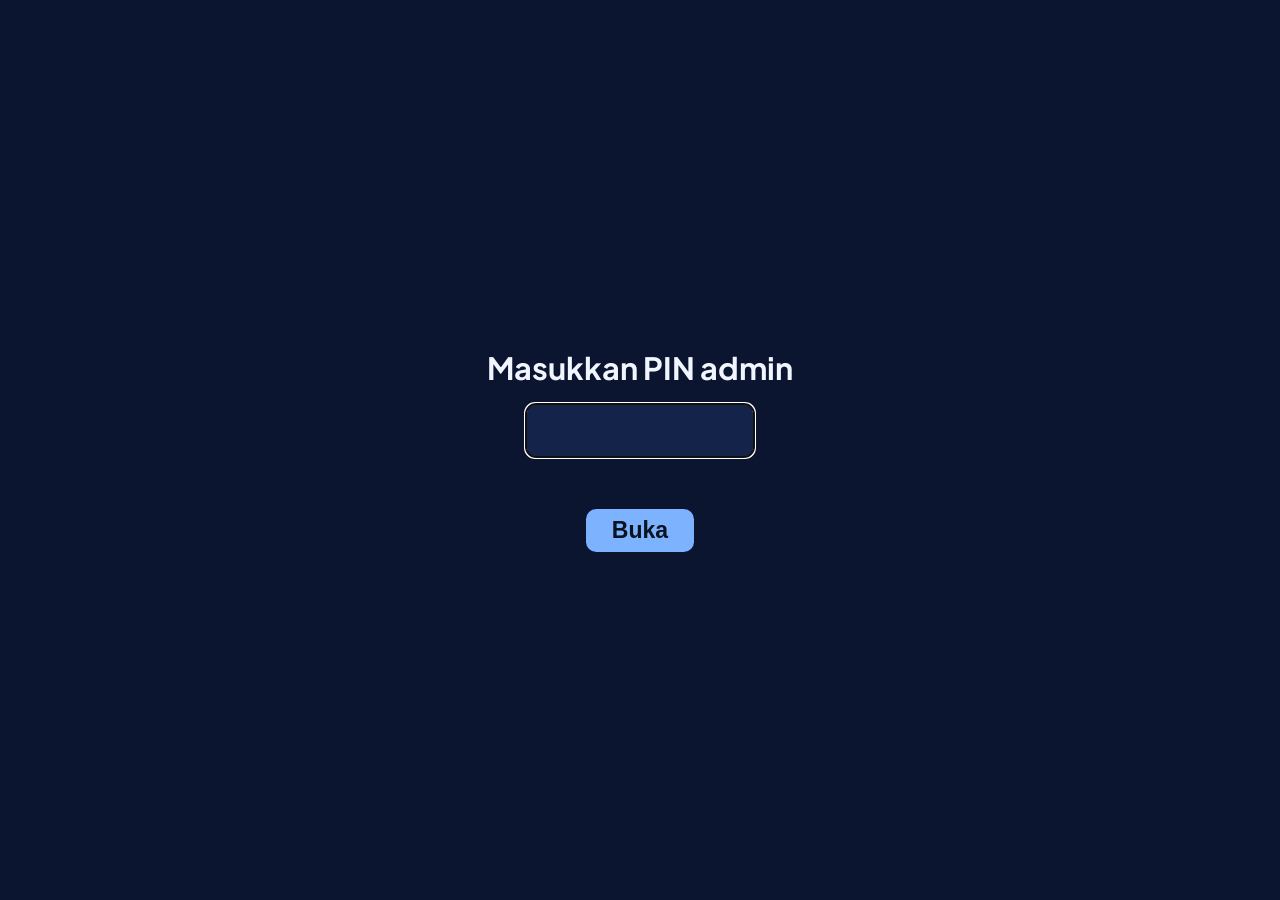
<file: tv.html>
<!DOCTYPE html>
<html lang="id" translate="no">
<head>
<meta charset="UTF-8">
<meta name="google" content="notranslate">
<meta name="viewport" content="width=device-width, initial-scale=1">
<title>Papan Kehadiran Guru</title>
<link rel="icon" type="image/png" href="ikon-192.png">
<link rel="preconnect" href="https://fonts.googleapis.com"><link rel="preconnect" href="https://fonts.gstatic.com" crossorigin>
<link href="https://fonts.googleapis.com/css2?family=Plus+Jakarta+Sans:wght@500;600;700;800&display=swap" rel="stylesheet">
<script src="config.js"></script>
<script src="api.js"></script>
<style>
  * { box-sizing: border-box; }
  :root {
    --bg: #0B1530; --panel: #14234A; --txt: #F1F5FF; --sub: #A9B6D6;
    --hijau: #4ADE80; --kuning: #FBBF24; --merah: #FF8A80; --biru: #7DB2FF;
  }
  html, body { margin: 0; height: 100%; background: var(--bg); color: var(--txt);
    font-family: "Plus Jakarta Sans", Inter, Roboto, "Segoe UI", Arial, sans-serif; }
  body { display: flex; flex-direction: column; padding: 1.2vw 1.6vw; gap: 1.2vw; overflow: hidden; }

  header { display: flex; align-items: center; justify-content: space-between; gap: 2vw; }
  .brand { display: flex; align-items: center; gap: 1.2vw; min-width: 0; }
  .brand img { height: 5.2vw; width: 5.2vw; }
  .brand small { display: block; font-size: 1.1vw; color: var(--sub); letter-spacing: .08em; text-transform: uppercase; font-weight: 700; }
  .brand b { font-size: 2.3vw; }
  .jam { text-align: right; }
  .jam .j { font-size: 5vw; font-weight: 800; line-height: 1; font-variant-numeric: tabular-nums; }
  .jam .t { font-size: 1.5vw; color: var(--sub); margin-top: .3vw; }

  .ringkas { display: grid; grid-template-columns: repeat(4, 1fr); gap: 1vw; }
  .box { background: var(--panel); border-radius: 1.4vw; padding: .8vw 1.5vw; }
  .box b { display: block; font-size: 3.4vw; line-height: 1.05; font-variant-numeric: tabular-nums; }
  .box span { font-size: 1.3vw; color: var(--sub); font-weight: 700; text-transform: uppercase; letter-spacing: .05em; }
  .box.hadir { background: rgba(74,222,128,.12); } .box.hadir b { color: var(--hijau); }
  .box.belum { background: rgba(255,138,128,.14); } .box.belum b { color: var(--merah); }
  .box.terlambat { background: rgba(251,191,36,.12); } .box.terlambat b { color: var(--kuning); }
  .box.izin { background: rgba(125,178,255,.12); } .box.izin b { color: var(--biru); }
  .box span { color: #C7D2EE; }

  /* Empat kolom lurus di bawah empat kartu ringkasan (grid & jarak sama persis) */
  main { flex: 1; min-height: 0; overflow: hidden; display: grid; grid-template-columns: repeat(4, 1fr); gap: 1vw; align-items: start; }
  .kol { min-width: 0; min-height: 0; max-height: 100%; display: grid; grid-template-columns: 1fr; gap: .5vw; align-content: start; overflow: hidden; }
  .kol.k2 { grid-template-columns: 1fr 1fr; }
  .kol .sub { grid-column: 1 / -1; font-size: .95vw; color: var(--sub); text-transform: uppercase; letter-spacing: .06em; font-weight: 700; margin: .5vw 0 0; }
  .kol .kosong { grid-column: 1 / -1; color: #475569; font-size: 1.2vw; font-weight: 700; padding: .6vw .2vw; }
  .g { display: flex; align-items: center; justify-content: space-between; gap: .6vw;
       background: var(--panel); border-radius: 1vw; padding: .55vw .9vw; min-width: 0; --c: var(--sub); --t: rgba(169,182,214,.14); }
  .g .av { flex: 0 0 auto; width: 2.7vw; height: 2.7vw; border-radius: 50%; background: var(--t); color: var(--c); display: flex; align-items: center; justify-content: center; font-weight: 800; font-size: 1vw; }
  .g .n { flex: 1; }
  .g .dur { display: flex; align-items: center; gap: .6vw; margin-top: .35vw; }
  .g .dur span { font-size: .95vw; font-weight: 700; color: var(--c); white-space: nowrap; font-variant-numeric: tabular-nums; }
  .g .bar { flex: 1; height: .35vw; border-radius: .2vw; background: rgba(255,255,255,.10); overflow: hidden; }
  .g .bar i { display: block; height: 100%; border-radius: .2vw; background: var(--c); }
  .g .n { font-size: 1.25vw; font-weight: 700; min-width: 0; line-height: 1.15; overflow-wrap: anywhere; }
  .g .i { font-size: .9vw; color: var(--sub); white-space: nowrap; font-variant-numeric: tabular-nums; text-align: right; line-height: 1.25; }
  .g .i b { display: block; font-size: 1.15vw; }
  .g.belum { --c: var(--merah); --t: rgba(255,138,128,.16); background: #2A1A2E; } .g.belum .i b { color: var(--merah); }
  .g.tunggu .n { color: var(--sub); } .g.tunggu .i b { color: var(--sub); }
  .g.hadir { --c: var(--hijau); --t: rgba(74,222,128,.14); } .g.hadir .i b { color: var(--hijau); }
  .g.terlambat { --c: var(--kuning); --t: rgba(251,191,36,.14); } .g.terlambat .i b { color: var(--kuning); }
  .g.izin { --c: var(--biru); --t: rgba(125,178,255,.14); } .g.izin .i b { color: var(--biru); }
  /* guru yang baru saja absen berkedip */
  @keyframes kedip { 0%,100% { box-shadow: 0 0 0 0 rgba(34,197,94,0); } 50% { box-shadow: 0 0 1.6vw .3vw rgba(34,197,94,.85); } }
  .subb { display: block; font-style: normal; font-weight: 600; text-transform: none; letter-spacing: 0; font-size: .95vw; min-height: 1.1vw; }
  .g.baru { animation: kedip 1.2s ease-in-out infinite; }

  /* pengumuman berjalan */
  #ticker { display: none; background: #14234A; border-radius: .9vw; overflow: hidden; white-space: nowrap; padding: .6vw 0; border-left: .4vw solid var(--kuning); }
  #ticker span { display: inline-block; padding-left: 100%; font-size: 1.8vw; font-weight: 700; animation: jalan 30s linear infinite; }
  @keyframes jalan { from { transform: translateX(0); } to { transform: translateX(-100%); } }

  .pesan { height: 100%; display: flex; align-items: center; justify-content: center; text-align: center;
           font-size: 3vw; color: var(--sub); font-weight: 700; }
  footer { display: flex; justify-content: space-between; font-size: 1vw; color: var(--sub); }
  .ib { cursor: pointer; display: inline-flex; align-items: center; justify-content: center; width: 2.6vw; height: 2.6vw; min-width: 28px; min-height: 28px;
        background: rgba(148,163,184,.12); border: 1px solid #2b3a55; color: var(--sub); border-radius: 50%; padding: 0; margin-left: .6vw; transition: background .15s, color .15s; }
  .ib:hover, .ib:focus-visible { background: rgba(148,163,184,.28); color: var(--txt); outline: none; }
  .ib svg { width: 55%; height: 55%; }

  #pinBox { position: fixed; inset: 0; background: var(--bg); display: none; align-items: center; justify-content: center; flex-direction: column; gap: 1.2vw; z-index: 5; }
  #pinBox h2 { font-size: 2.4vw; margin: 0; }
  #pinBox input { font-size: 2.4vw; padding: .6vw 1.2vw; border-radius: .8vw; border: 2px solid var(--sub); background: var(--panel); color: var(--txt); text-align: center; width: 18vw; }
  #pinBox button { font-size: 1.8vw; padding: .6vw 2vw; border-radius: .8vw; border: 0; background: var(--biru); color: #0b1220; font-weight: 800; cursor: pointer; }
  #pinErr { color: var(--merah); font-size: 1.4vw; min-height: 1.6vw; }

  @media (max-width: 800px) {
    html, body { height: auto; min-height: 100%; }
    body { padding: 12px; gap: 10px; overflow: auto; }
    .brand img { height: 48px; width: 48px; } .brand b { font-size: 18px; } .brand small { font-size: 10px; }
    .jam .j { font-size: 34px; } .jam .t { font-size: 12px; }
    .ringkas { grid-template-columns: repeat(2, 1fr); gap: 8px; }
    .box { padding: 8px 12px; border-radius: 12px; } .box b { font-size: 30px; } .box span { font-size: 11px; }
    .subb { font-size: 10px; min-height: 12px; }
    /* HP: empat kolom disusun ke bawah (satu lajur penuh), dengan judul tiap bagian */
    main { flex: none; display: block; overflow: visible; }
    .kol { display: flex; flex-direction: column; gap: 6px; max-height: none; overflow: visible; margin-bottom: 14px; }
    .kol:empty { display: none; }
    .kol::before { content: attr(data-judul); font-size: 12px; font-weight: 800; letter-spacing: .06em; text-transform: uppercase; color: var(--sub); margin: 2px 0 2px; }
    .kol .sub { font-size: 11px; margin-top: 6px; }
    .g { padding: 9px 12px; border-radius: 10px; gap: 10px; }
    .g .n { font-size: 15px; overflow-wrap: break-word; } .g .av { width: 34px; height: 34px; font-size: 12px; } .g .bar { height: 4px; } .g .dur { margin-top: 5px; gap: 8px; } .g .dur span { font-size: 12px; }
    .g .i { font-size: 11px; } .g .i b { font-size: 14px; }
    #ticker span { font-size: 15px; } #ticker { padding: 8px 0; border-radius: 10px; }
    .ib { width: 34px; height: 34px; margin-left: 8px; }
    .pesan { font-size: 20px; } footer { font-size: 11px; }
    #pinBox h2 { font-size: 20px; } #pinBox input { font-size: 22px; width: 60vw; } #pinBox button { font-size: 16px; } #pinErr { font-size: 13px; }
  }
</style>
</head>
<body>
  <header>
    <div class="brand">
      <img src="ikon-192.png" alt="">
      <div><small>UPTD SPF SD Inpres Mariso I</small><b>Papan Kehadiran Guru</b></div>
    </div>
    <div class="jam"><div class="j" id="jam">--:--:--</div><div class="t" id="tgl">&nbsp;</div></div>
  </header>

  <section class="ringkas">
    <div class="box belum"><b id="nBelum">0</b><span>Belum Absen <em id="subBelum" class="subb"></em></span></div>
    <div class="box hadir"><b id="nHadir">0</b><span>Tepat Waktu</span></div>
    <div class="box terlambat"><b id="nTerlambat">0</b><span>Terlambat</span></div>
    <div class="box izin"><b id="nIzin">0</b><span>Izin / Dinas</span></div>
  </section>

  <main id="isi"><div class="pesan">Memuat data...</div></main>

  <div id="ticker"><span id="tickerIsi"></span></div>

  <footer>
    <span id="update">&nbsp;</span>
    <span>
      <button class="ib" id="fs" onclick="layarPenuh()" title="Layar penuh" aria-label="Layar penuh">
        <svg id="icFs" viewBox="0 0 24 24" fill="none" stroke="currentColor" stroke-width="2.2" stroke-linecap="round" stroke-linejoin="round"><path d="M4 9V4h5M20 9V4h-5M4 15v5h5M20 15v5h-5"/></svg>
      </button>
      <button class="ib" id="fs2" onclick="gantiPin()" title="Ganti PIN" aria-label="Ganti PIN">
        <svg viewBox="0 0 24 24" fill="none" stroke="currentColor" stroke-width="2.2" stroke-linecap="round" stroke-linejoin="round"><circle cx="8" cy="15" r="4"/><path d="M11 12l9-9M16 7l3 3M14 9l2 2"/></svg>
      </button>
    </span>
  </footer>

  <div id="pinBox">
    <h2>Masukkan PIN admin</h2>
    <input id="pinInput" type="password" inputmode="numeric" autocomplete="off">
    <div id="pinErr"></div>
    <button onclick="simpanPin()">Buka</button>
  </div>

<script>
  var HARI = ['Minggu','Senin','Selasa','Rabu','Kamis','Jumat','Sabtu'];
  var BULAN = ['Januari','Februari','Maret','April','Mei','Juni','Juli','Agustus','September','Oktober','November','Desember'];
  var KEY = 'absensi_tv_pin';
  var timer = null;

  function pad(n) { return (n < 10 ? '0' : '') + n; }
  function tick() {
    var d = new Date();
    document.getElementById('jam').textContent = pad(d.getHours()) + ':' + pad(d.getMinutes()) + ':' + pad(d.getSeconds());
    document.getElementById('tgl').textContent = HARI[d.getDay()] + ', ' + d.getDate() + ' ' + BULAN[d.getMonth()] + ' ' + d.getFullYear();
  }
  setInterval(tick, 1000); tick();

  function ambilPin() { try { return localStorage.getItem(KEY) || ''; } catch (e) { return ''; } }
  function tampilPin(pesan) {
    document.getElementById('pinErr').textContent = pesan || '';
    document.getElementById('pinBox').style.display = 'flex';
    document.getElementById('pinInput').value = '';
    document.getElementById('pinInput').focus();
  }
  function simpanPin() {
    var v = document.getElementById('pinInput').value.trim();
    if (!v) return;
    try { localStorage.setItem(KEY, v); } catch (e) { }
    document.getElementById('pinBox').style.display = 'none';
    muat();
  }
  function gantiPin() { try { localStorage.removeItem(KEY); } catch (e) { } tampilPin(''); }
  document.getElementById('pinInput').addEventListener('keydown', function (e) { if (e.key === 'Enter') simpanPin(); });
  function layarPenuh() {
    var el = document.documentElement;
    if (document.fullscreenElement) document.exitFullscreen(); else if (el.requestFullscreen) el.requestFullscreen();
  }
  // Ikon berubah: perluas (masuk layar penuh) <-> ciutkan (keluar layar penuh)
  document.addEventListener('fullscreenchange', function () {
    document.getElementById('icFs').innerHTML = document.fullscreenElement
      ? '<path d="M9 4v5H4M15 4v5h5M9 20v-5H4M15 20v-5h5"/>'
      : '<path d="M4 9V4h5M20 9V4h-5M4 15v5h5M20 15v5h-5"/>';
    document.getElementById('fs').title = document.fullscreenElement ? 'Keluar layar penuh' : 'Layar penuh';
  });

  function esc(s) { return String(s).replace(/[&<>"]/g, function (c) { return { '&': '&amp;', '<': '&lt;', '>': '&gt;', '"': '&quot;' }[c]; }); }

  var prevStatus = {}, baruSampai = {};

  var KET = { S: 'Sakit', I: 'Izin', A: 'Alpa', DL: 'Dinas Luar', C: 'Cuti' };

  // Total jam kerja = jam pulang dikurangi jam masuk (dihitung sampai detik, ditampilkan jam + menit penuh).
  function detikDari(t) {
    var p = String(t || '').split(':');
    if (p.length < 2) return null;
    var h = parseInt(p[0], 10), m = parseInt(p[1], 10), d = p.length > 2 ? parseInt(p[2], 10) : 0;
    if (isNaN(h) || isNaN(m)) return null;
    return h * 3600 + m * 60 + (isNaN(d) ? 0 : d);
  }
  function teksDurasi(masuk, keluar) {
    var a = detikDari(masuk), b = detikDari(keluar);
    if (a === null || b === null || b <= a) return '';
    var mnt = Math.floor((b - a) / 60);
    return Math.floor(mnt / 60) + ' jam ' + (mnt % 60) + ' mnt';
  }

  function htmlGuru(g) {
    var shiftLabel = g.shift === 'siang' ? 'Siang' : (g.shift === 'pagi' ? 'Pagi' : '');
    var info, kelas = g.status;
    if (g.status === 'izin') info = '<b>' + esc(g.ket) + '</b>' + esc(KET[String(g.ket).toUpperCase()] || '');
    else if (g.status === 'belum') { info = '<b>Belum</b>' + esc(shiftLabel); kelas = g.lewat ? 'belum' : 'tunggu'; }
    else info = '<b>' + esc(String(g.masuk).substring(0, 5)) + '</b>' +
      (g.keluar ? 'Pulang ' + esc(String(g.keluar).substring(0, 5)) : esc(shiftLabel));
    var baru = (baruSampai[g.nama] && Date.now() < baruSampai[g.nama]) ? ' baru' : '';
    var kata = String(g.nama).replace(/[,.].*$/, '').trim().split(/\s+/);
    var ini = ((kata[0] || '?').charAt(0) + (kata.length > 1 ? kata[1].charAt(0) : '')).toUpperCase();
    var bar = '';
    if (g.status !== 'izin' && g.status !== 'belum' && g.keluar) {
      var a = detikDari(g.masuk), b = detikDari(g.keluar);
      if (a !== null && b !== null && b > a) bar = '<div class="dur"><span>' + esc(teksDurasi(g.masuk, g.keluar)) + '</span><div class="bar"><i style="width:' + Math.min(100, Math.round((b - a) / 28800 * 100)) + '%"></i></div></div>';
    }
    return '<div class="g ' + kelas + baru + '"><div class="av">' + esc(ini) + '</div><div class="n">' + esc(g.nama) + bar + '</div><div class="i">' + info + '</div></div>';
  }

  // Kolom kosong tidak menampilkan tulisan apa pun (tetap menempati lajurnya supaya
  // kolom lain tetap lurus di bawah kartu masing-masing).
  function htmlKolom(daftar, judul) {
    return '<div class="kol" data-judul="' + esc(judul + ' (' + daftar.length + ')') + '">' + daftar.map(htmlGuru).join('') + '</div>';
  }

  function pasangTicker(daftar) {
    var t = document.getElementById('ticker');
    if (!daftar || !daftar.length) { t.style.display = 'none'; return; }
    var teks = daftar.join('   \u2022   ');
    var el = document.getElementById('tickerIsi');
    if (el.textContent !== teks) el.textContent = teks;
    t.style.display = 'block';
    // Kecepatan tetap (bukan tergantung panjang teks): TICKER_VW_PER_DETIK = lebar layar per detik.
    // Makin kecil angkanya makin lambat. 2.2 = sekitar 42 px/detik di layar 1920 px.
    var TICKER_VW_PER_DETIK = 2.2;
    var detik = Math.max(25, Math.round(el.scrollWidth / (window.innerWidth * TICKER_VW_PER_DETIK / 100)));
    if (el.style.animationDuration !== detik + 's') el.style.animationDuration = detik + 's';
  }

  function render(data) {
    var isi = document.getElementById('isi');
    pasangTicker(data.pengumuman);
    if (!data.hariKerja) {
      ['nHadir', 'nBelum', 'nTerlambat', 'nIzin'].forEach(function (id) { document.getElementById(id).textContent = '-'; });
      document.getElementById('subBelum').textContent = '';
      isi.innerHTML = '<div class="pesan">' + esc(data.alasanLibur || 'Hari ini tidak ada absensi') + '</div>';
      return;
    }
    // tandai yang baru saja absen (dari belum -> sudah) supaya berkedip 60 detik
    data.guru.forEach(function (g) {
      var before = prevStatus[g.nama];
      if (before === 'belum' && (g.status === 'hadir' || g.status === 'terlambat')) baruSampai[g.nama] = Date.now() + 60000;
      prevStatus[g.nama] = g.status;
    });

    var h = 0, bMerah = 0, bTunggu = 0, t = 0, iz = 0;
    data.guru.forEach(function (g) {
      if (g.status === 'belum') { if (g.lewat) bMerah++; else bTunggu++; }
      else if (g.status === 'izin') iz++;
      else { h++; if (g.status === 'terlambat') t++; }
    });
    document.getElementById('nBelum').textContent = bMerah + bTunggu; // semua yang belum absen
    document.getElementById('subBelum').textContent = bMerah ? bMerah + ' sudah lewat batas masuk' : (bTunggu ? 'belum ada yang lewat batas masuk' : '');
    document.getElementById('nHadir').textContent = h - t; // tepat waktu
    document.getElementById('nTerlambat').textContent = t;
    document.getElementById('nIzin').textContent = iz;

    var urutNama = function (x, y) { return x.nama.localeCompare(y.nama); };
    var urutBaru = function (x, y) { return String(y.masuk).localeCompare(String(x.masuk)) || urutNama(x, y); }; // yang terbaru absen di atas
    var G = data.guru;
    var belumMerah = G.filter(function (g) { return g.status === 'belum' && g.lewat; }).sort(urutNama);
    var belumTunggu = G.filter(function (g) { return g.status === 'belum' && !g.lewat; }).sort(urutNama);
    var tepat = G.filter(function (g) { return g.status === 'hadir'; }).sort(urutBaru);
    var telat = G.filter(function (g) { return g.status === 'terlambat'; }).sort(urutBaru);
    var izinList = G.filter(function (g) { return g.status === 'izin'; }).sort(urutNama);

    // Kolom Belum Absen berisi SEMUA yang belum absen: yang sudah lewat batas (merah) di atas,
    // lalu yang belum lewat batas (abu-abu). Judul pemisah hanya muncul kalau keduanya ada.
    var kolBelum = '<div class="kol" data-judul="Belum absen (' + (belumMerah.length + belumTunggu.length) + ')">' +
      belumMerah.map(htmlGuru).join('') +
      ((belumTunggu.length && belumMerah.length) ? '<div class="sub">Belum lewat batas masuk (' + belumTunggu.length + ')</div>' : '') +
      belumTunggu.map(htmlGuru).join('') +
      '</div>';
    isi.innerHTML = kolBelum + htmlKolom(tepat, 'Tepat waktu') + htmlKolom(telat, 'Terlambat') + htmlKolom(izinList, 'Izin / dinas');
    muatkan();
  }

  // Kalau satu kolom lebih tinggi dari layar: (1) kecilkan sedikit, (2) bagi jadi
  // dua lajur, (3) kecilkan lagi sampai muat.
  function muatkan() {
    var isi = document.getElementById('isi');
    isi.style.zoom = 1;
    if (window.matchMedia('(max-width: 800px)').matches) return; // HP: daftar disusun ke bawah, tidak perlu dikecilkan
    var ks = isi.querySelectorAll('.kol');
    function over() {
      for (var i = 0; i < ks.length; i++) if (ks[i].scrollHeight > ks[i].clientHeight + 2) return true;
      return false;
    }
    var z = 1;
    while (over() && z > 0.8) { z -= 0.05; isi.style.zoom = z; }
    if (over()) {
      for (var i = 0; i < ks.length; i++) if (ks[i].scrollHeight > ks[i].clientHeight + 2) ks[i].classList.add('k2');
      while (over() && z > 0.55) { z -= 0.05; isi.style.zoom = z; }
    }
  }

  function muat() {
    var pin = ambilPin();
    if (!pin) { tampilPin(''); return; }
    google.script.run
      .withSuccessHandler(function (res) {
        if (!res || !res.ok) {
          if (res && /PIN/i.test(res.message || '')) { try { localStorage.removeItem(KEY); } catch (e) { } tampilPin('PIN salah, coba lagi.'); return; }
          document.getElementById('update').textContent = 'Gagal memuat: ' + ((res && res.message) || 'tidak diketahui');
          return;
        }
        render(res);
        try { localStorage.setItem('absensi_tv_cache', JSON.stringify(res)); } catch (e) { }
        document.getElementById('update').textContent = 'Data diperbarui ' + res.dibuat + ' · otomatis tiap 1 menit';
      })
      .withFailureHandler(function (err) {
        document.getElementById('update').textContent = 'Gangguan jaringan, mencoba lagi... (' + (err && err.message || '') + ')';
      })
      .getPapanKehadiran(pin);
  }

  // Tampilkan data terakhir yang tersimpan langsung (instan), lalu perbarui dari server.
  try {
    var c = JSON.parse(localStorage.getItem('absensi_tv_cache') || 'null');
    if (c && c.ok && c.tanggal === (function () { var d = new Date(); return d.getFullYear() + '-' + pad(d.getMonth() + 1) + '-' + pad(d.getDate()); })()) {
      render(c);
      document.getElementById('update').textContent = 'Menampilkan data tersimpan (' + c.dibuat + '), memperbarui...';
    }
  } catch (e) { }
  muat();
  setInterval(muat, 60000);
</script>
</body>
</html>
</file>
<file: desktop.css>
/* Tinggi header sama di semua halaman (HP) */
.ban > .ban-in { width: 100%; }
.ban { box-sizing: border-box; min-height: 154px; display: flex; flex-direction: column; justify-content: center; }
/* SMART Mariso 1 - tampilan laptop (layar lebar). Di bawah 1100px (HP/tablet) TIDAK ada yang berubah. */
.dsk-only, .seg > .dsk-only, .adm-item.dsk-only { display: none; }
@media (min-width: 1100px) {
  :root { --sb: 260px; --col: 1216px; }
  /* Lebar kolom isi per halaman. Header, tab, dan isi memakai lebar yang sama supaya sejajar kiri-kanan. */
  body:has(#viewAbsen):not(.mode-admin) { --col: 760px; }   /* Beranda guru */
  .page-shell, body:has(#paneAjar) { --col: 900px; }        /* Riwayat, Grafik, Laporan */
  html, body { background: #EEF2FB; }
  body { padding-left: var(--sb) !important; padding-bottom: 32px !important; }

  /* --- sidebar: menu bawah HP berubah jadi menu kiri --- */
  .bnav { position: fixed !important; left: 0 !important; top: 0 !important; bottom: 0 !important; right: auto !important; transform: none !important; width: var(--sb) !important; max-width: none !important; margin: 0 !important;
    border-radius: 0 !important; background: linear-gradient(180deg, #1e3a8a 0%, #172a63 100%) !important; box-shadow: none !important; padding: 92px 14px 16px !important; display: flex !important; flex-direction: column !important; z-index: 70; overflow-y: auto; }
  .bnav::before { content: "UPTD SPF\A SMART Mariso 1"; white-space: pre; position: absolute; top: 28px; left: 22px; color: #fff; font-weight: 800; font-size: 17px; line-height: 1.25; }
  .bnav::first-line { font-size: 11px; letter-spacing: .12em; }
  .bnav .bn-row { display: flex !important; flex-direction: column !important; gap: 6px !important; justify-content: flex-start !important; }
  .bnav .bn-row > *:not(.dsk-adm) { display: flex !important; flex-direction: row !important; align-items: center; gap: 12px; flex: none !important; width: 100%; text-align: left !important; padding: 11px 14px !important; border-radius: 14px !important;
    font-size: 15px !important; font-weight: 700 !important; color: #dbe6ff !important; background: transparent !important; min-height: 46px; box-shadow: none; text-decoration: none; cursor: pointer; border: 0; }
  .bnav .bn-row > *:not(.dsk-adm) .ni { margin: 0 !important; display: flex !important; font-size: 0; }
  .bnav .bn-row > *:not(.dsk-adm) svg { width: 22px !important; height: 22px !important; }
  .bnav .bn-row > *:not(.dsk-adm):hover { background: rgba(255,255,255,.10) !important; }
  .bnav .bn-row > .on:not(.dsk-adm), .bnav .bn-row > [aria-current] { background: #fff !important; color: #1e3a8a !important; }
  .bnav .bn-credit { margin-top: auto !important; padding-top: 14px; text-align: center; color: #9db4ee !important; font-size: 12px !important; }
  .bnav .dsk-keluar { flex: 0 0 auto !important; height: auto !important; margin-top: auto !important; display: flex !important; flex-direction: column; align-items: flex-start; gap: 2px; width: 100%; padding: 11px 14px; border-radius: 14px; border: 1px solid rgba(255,255,255,.28); background: rgba(255,255,255,.08); color: #fff; font-family: inherit; cursor: pointer; text-align: left; min-height: 46px; }
  .bnav .dsk-keluar span { font-weight: 800; font-size: 14.5px; color: #fff !important; } .bnav .dsk-keluar small { font-size: 12px; color: #cfdcff !important; font-weight: 600; }
  .dsk-keluar:hover { background: rgba(255,255,255,.16); } .dsk-keluar[disabled] { opacity: .6; }
  .dsk-keluar + .bn-credit { margin-top: 10px !important; }
  .dsk-adm { display: none; margin: 4px 0 8px 10px; padding-left: 12px; border-left: 2px solid rgba(255,255,255,.18); }
  .dsk-adm.on { display: block !important; width: auto !important; }
  body.mode-admin .dsk-note { display: none; }
  .dsk-adm button { display: block; width: 100%; text-align: left; background: transparent; border: 0; color: #cfdcff; font-family: inherit; font-weight: 700; font-size: 14px; padding: 9px 10px; border-radius: 10px; min-height: 40px; cursor: pointer; }
  .dsk-adm button:hover { background: rgba(255,255,255,.10); }
  .dsk-adm button.on { background: rgba(255,255,255,.18); color: #fff; }


  /* --- Logo pindah ke sidebar (mode laptop) --- */
  .dsk-logo { position: absolute; top: 22px; left: 18px; width: 46px; height: auto; filter: drop-shadow(0 3px 6px rgba(0,0,0,.35)); pointer-events: none; }
  html:not(.emb) .bnav:has(.dsk-logo)::before { left: 74px; top: 26px; }
  /* logo + judul di banner disembunyikan (sudah ada di sidebar) */
  html:not(.emb) body:has(.bnav) .ban-top > img, html:not(.emb) body:has(.bnav) #appTitle,
  html:not(.emb) body:has(.bnav) .bt > img, html:not(.emb) body:has(.bnav) .bt > img + div,
  html:not(.emb) body:has(.bnav) .brand-row { display: none !important; }
  html:not(.emb) body:has(.bnav) > .ban > .ban-top:not(:has(#clock)) { display: none !important; }  /* Pengaturan */
  /* tombol "Pakai di laptop" (HP) / "Sambungkan HP" (laptop): di laptop pindah ke sidebar (dibuat oleh desktop.js), baris di halaman disembunyikan */
  #lnkLaptopRow { display: none !important; }

  /* --- Halaman laptop.html (HP: Pakai di Laptop, laptop: Sambungkan HP): tanpa sidebar, kolom di tengah --- */
  body.pg-laptop { --col: 560px; padding-left: 0 !important; padding-bottom: 40px !important; }
  body.pg-laptop .ban { padding-bottom: 28px !important; }
  body.pg-laptop .hd h1 { font-size: 26px; }
  body.pg-laptop .wrap { padding-top: 24px !important; }
  body.pg-laptop .card { padding: 28px; border-radius: 24px; }
  body.pg-laptop .card h2 { font-size: 20px; }
  body.pg-laptop .card p { font-size: 14.5px; }
  body.pg-laptop input.kin { min-height: 68px; font-size: 32px; letter-spacing: 14px; text-indent: 14px; margin: 18px 0 16px; border-radius: 18px; }
  body.pg-laptop input.kin:focus { outline: 0; border-color: #1d4ed8; box-shadow: 0 0 0 4px rgba(29,78,216,.15); }
  body.pg-laptop .btn { min-height: 56px; font-size: 16px; }
  body.pg-laptop .btn:not(:disabled):hover { filter: brightness(1.08); }
  body.pg-laptop .kode { font-size: 52px; letter-spacing: 12px; }
  body.pg-laptop .back { margin-top: 6px; }

  /* --- banner jadi bilah atas selebar layar --- */
  .ban { max-width: none !important; margin: 0 !important; border-radius: 0 !important; padding-left: 32px !important; padding-right: 32px !important; }
  .ban::after { border-radius: 0 !important; }
  .ban-in { max-width: var(--col); margin: 0 auto; }
  .wrap { max-width: calc(var(--col) + 64px) !important; padding: 0 32px !important; margin-left: auto !important; margin-right: auto !important; }
  .seg { max-width: none; width: 100%; }

  /* --- Beranda guru (index.html): kolom nyaman, bukan melar --- */
  #viewAbsen { max-width: 760px; margin: 0 auto; }
  .name-float { max-width: 760px; margin-left: auto; margin-right: auto; }
  .dsk-note { max-width: 760px; margin: 0 auto 14px; background: #e8efff; border: 1px solid #c9d6ff; color: #1e3a8a; border-radius: 16px; padding: 13px 16px; font-weight: 700; font-size: 14px; line-height: 1.45; }

  /* --- Absen hanya dari HP: tombol Absen Masuk/Pulang + kartu pengingatnya disembunyikan di laptop --- */
  .act-card, #pgCard { display: none !important; }

  /* --- menu admin lebih lebar --- */
  .adm-tiles { grid-template-columns: repeat(4, 1fr) !important; }
  .adm-list { display: grid !important; grid-template-columns: repeat(2, 1fr); gap: 10px; }
  .adm-item.dsk-only { display: flex; }

  /* --- Pantauan admin --- */
  #admPanePan .card2 { padding: 22px; }
  .pan-top { display: flex; align-items: center; justify-content: space-between; gap: 12px; margin-bottom: 16px; }
  .pan-top b { font-size: 20px; font-weight: 800; color: #14213D; } .pan-top small { display: block; font-size: 13px; font-weight: 700; color: #b45309; }
  .pan-dt { font-weight: 800; font-size: 13px; color: #1e3a8a; display: flex; align-items: center; gap: 8px; } .pan-dt input { font: inherit; padding: 9px 12px; border: 1px solid #c9d6ff; border-radius: 12px; min-height: 44px; background: #fff; color: #14213D; }
  .pan-stat { display: grid; grid-template-columns: repeat(4, 1fr); gap: 14px; margin-bottom: 18px; }
  .pan-s { background: #f4f7ff; border: 1px solid #e3e9f5; border-radius: 18px; padding: 18px 20px; } .pan-s b { display: block; font-size: 34px; font-weight: 800; line-height: 1.1; color: #14213D; } .pan-s span { font-size: 14px; font-weight: 700; color: #4B5567; }
  .pan-grid { display: grid; grid-template-columns: minmax(0, 1fr) 360px; gap: 18px; align-items: start; }
  .pan-c { border: 1px solid #e3e9f5; border-radius: 18px; padding: 18px; background: #fff; } .pan-c h3 { margin: 0; font-size: 17px; font-weight: 800; color: #14213D; } .pan-sub { display: block; font-size: 12.5px; font-weight: 600; color: #4B5567; margin: 2px 0 12px; }
  .pan-tw { overflow-x: auto; } .pan-t { width: 100%; border-collapse: collapse; font-size: 14px; color: #14213D; white-space: nowrap; }
  .pan-t th { text-align: left; font-size: 11.5px; letter-spacing: .05em; text-transform: uppercase; color: #4B5567; background: #f4f7ff; padding: 10px 8px; } .pan-t td { padding: 12px 8px; border-top: 1px solid #e3e9f5; }
  .pan-bar { display: inline-block; width: 90px; height: 8px; border-radius: 99px; background: #e3e9f5; vertical-align: middle; overflow: hidden; } .pan-bar i { display: block; height: 100%; background: #16a34a; }
  .pan-pl { display: inline-block; min-width: 30px; text-align: center; padding: 3px 8px; border-radius: 99px; font-weight: 800; font-size: 13px; }
  .pan-pl.s { background: #fef3c7; color: #b45309; } .pan-pl.i { background: #dbeafe; color: #1d4ed8; } .pan-pl.a { background: #fee2e2; color: #b91c1c; } .pan-pl.t { background: #ede9fe; color: #6d28d9; }
  .pan-b { display: flex; align-items: center; gap: 12px; padding: 10px 0; border-top: 1px solid #e3e9f5; } .pan-b:first-of-type { border-top: 0; }
  .pan-b > i { font-style: normal; width: 42px; height: 42px; border-radius: 50%; background: #e8efff; color: #1e3a8a; font-weight: 800; font-size: 13px; display: flex; align-items: center; justify-content: center; flex-shrink: 0; }
  .pan-b div { flex: 1; min-width: 0; } .pan-b b { display: block; font-size: 14px; color: #14213D; } .pan-b small { display: block; font-size: 12px; color: #4B5567; font-weight: 600; }
  .pan-b a, .pan-wa { display: inline-flex; align-items: center; justify-content: center; min-height: 44px; padding: 0 14px; border-radius: 12px; font-weight: 800; font-size: 13.5px; text-decoration: none; border: 1px solid #c9d6ff; color: #1e3a8a; background: #fff; }
  .pan-wa { display: flex; margin-top: 14px; background: #16a34a; border-color: #16a34a; color: #fff; } .pan-ok { padding: 14px 4px; font-weight: 700; color: #15803d; }
  .seg > .dsk-only { display: block; }
  .pan-sel { font: inherit; font-weight: 700; padding: 9px 12px; border: 1px solid #c9d6ff; border-radius: 12px; min-height: 44px; background: #fff; color: #14213D; }
  .pan-btn { white-space: nowrap; font: inherit; font-weight: 800; padding: 0 16px; min-height: 44px; border-radius: 12px; border: 1px solid #c9d6ff; background: #fff; color: #1e3a8a; cursor: pointer; }
  .pan-flag { display: inline-block; padding: 4px 10px; border-radius: 99px; background: #fee2e2; color: #b91c1c; font-weight: 800; font-size: 12.5px; white-space: nowrap; }
  #paneDs .pan-dt, #dsBox .pan-dt { gap: 10px; }
  #paneDs { padding-bottom: 20px; }
  .pan-top .pan-dt select { margin-left: 0; }

  /* --- Data Siswa (kelas.html): daftar jadi tabel lebar --- */
  .sw-bar { padding: 10px 4px; }
  .sw-th, .sw-r { display: grid !important; grid-template-columns: 44px 40px 40px minmax(200px, 1.6fr) 44px 120px minmax(130px, 1fr) 140px 130px 72px; align-items: center; gap: 10px; }
  .sw-th { padding: 10px 12px; background: #f4f7ff; border: 1px solid var(--line); border-radius: 14px 14px 0 0; font-size: 11.5px; font-weight: 800; letter-spacing: .05em; text-transform: uppercase; color: var(--muted); }
  .sw-th + .card { border-radius: 0 0 14px 14px; }
  .sw-c { display: block; font-size: 14px; font-weight: 600; color: var(--ink); overflow: hidden; text-overflow: ellipsis; white-space: nowrap; }
  .sw-sh { display: inline-flex; align-items: center; justify-content: center; white-space: nowrap; min-height: 40px; }
  .sw-tx small { display: none; }
  .sw-r .sw-tx b { font-size: 14.5px; }
  .sw-th + .card .sw-r { padding: 8px 12px; }
  .sw-r:hover { background: rgba(29,78,216,.05); }
  .sw-md { max-width: 520px; }
  .sw-md.sw-wide { max-width: 680px; }
  #paneSis .k-stick { top: 0 !important; }
  #paneSis:has(#swList) { display: flex; flex-wrap: wrap; gap: 10px; align-items: center; }
  #paneSis:has(#swList) > * { flex: 1 1 100%; margin-top: 0; margin-bottom: 0; }
  #paneSis:has(#swList) > .btn.sw-add, #paneSis:has(#swList) > .btn.sw-alt { flex: 0 0 auto; width: auto !important; min-width: 220px; }
  #paneSis:has(#swList) > .btn.sx-lk { flex: 0 0 auto; width: auto !important; }

  /* --- Beranda laptop: kartu angka, Jurnal hari ini, Riwayat, Pengumuman (dibuat desktop.js) --- */
  body:has(#dskDash):not(.mode-admin) { --col: 1100px; }
  #viewAbsen, .name-float, .dsk-note, #dskDash { max-width: 1100px; }
  .dsk-dash { margin: 0 auto 16px; }
  body.mode-admin .dsk-dash { display: none !important; }
  body.gerbang .dsk-dash { display: none !important; }
  .dd-stats { display: grid; grid-template-columns: repeat(3, minmax(0, 1fr)); gap: 14px; margin-bottom: 14px; }
  .dd-st { display: flex; align-items: center; gap: 14px; background: #fff; border: 1px solid #e3e9f5; border-radius: 18px; padding: 18px 20px; box-shadow: 0 6px 18px rgba(20,33,61,.06); }
  .dd-ic { width: 46px; height: 46px; border-radius: 14px; background: #e8efff; color: #1e3a8a; display: flex; align-items: center; justify-content: center; flex: none; }
  .dd-ic svg { width: 24px; height: 24px; }
  .dd-st b { display: block; font-size: 30px; line-height: 1.1; color: #14213D; font-weight: 800; }
  .dd-st span:not(.dd-ic) { display: block; font-size: 13.5px; font-weight: 700; color: #4B5567; margin-top: 2px; }
  .dd-cols { display: grid; grid-template-columns: minmax(0, 1.8fr) minmax(0, 1fr); gap: 14px; align-items: start; }
  .dd-side { display: grid; gap: 14px; }
  .dd-card { background: #fff; border: 1px solid #e3e9f5; border-radius: 18px; padding: 20px 22px; box-shadow: 0 6px 18px rgba(20,33,61,.06); }
  .dd-card h3 { margin: 0 0 12px; font-size: 17px; color: #14213D; font-weight: 800; }
  .dd-sub { margin: -6px 0 12px; font-size: 13px; font-weight: 700; color: #4B5567; }
  .dd-nol { margin: 4px 0 14px; font-size: 14px; font-weight: 600; color: #4B5567; }
  .dd-row { display: flex; align-items: center; gap: 12px; padding: 10px 0; border-top: 1px solid #e3e9f5; }
  .dd-row:first-of-type { border-top: 0; }
  .dd-row i { font-style: normal; width: 42px; height: 42px; border-radius: 50%; background: #e8efff; color: #1e3a8a; font-weight: 800; font-size: 13px; display: flex; align-items: center; justify-content: center; flex: none; }
  .dd-row div { flex: 1; min-width: 0; } .dd-row b { display: block; font-size: 14.5px; color: #14213D; } .dd-row small { display: block; font-size: 12.5px; font-weight: 600; color: #4B5567; }
  .dd-ok { padding: 4px 10px; border-radius: 99px; background: #dcfce7; color: #15803d; font-weight: 800; font-size: 12.5px; white-space: nowrap; }
  .dd-chips { display: flex; flex-wrap: wrap; gap: 8px; margin-bottom: 14px; }
  .dd-chips span { padding: 5px 11px; border-radius: 99px; font-weight: 800; font-size: 13px; }
  .dd-chips .c1 { background: #dcfce7; color: #15803d; } .dd-chips .c2 { background: #fef3c7; color: #b45309; } .dd-chips .c3 { background: #fee2e2; color: #b91c1c; } .dd-chips .c4 { background: #e0e7ff; color: #3730a3; }
  .dd-btn { display: inline-flex; align-items: center; justify-content: center; min-height: 44px; padding: 0 16px; border-radius: 12px; border: 1px solid #c9d6ff; background: #fff; color: #1e3a8a; font-weight: 800; font-size: 14px; text-decoration: none; margin-top: 6px; }
  .dd-btn:hover { background: #f4f7ff; }
  .dd-inf { padding: 8px 0; border-top: 1px solid #e3e9f5; } .dd-inf:first-of-type { border-top: 0; padding-top: 0; }
  .dd-inf b { display: block; font-size: 14px; color: #14213D; } .dd-inf small { display: block; font-size: 12.5px; font-weight: 600; color: #4B5567; line-height: 1.4; }

  /* --- Tab admin di laptop: Kelas & Siswa, Verifikasi Laporan, Ringkasan Sekolah, Perangkat Guru --- */
  .adm-bpill { display: none !important; }
  #klSum, .lap-kp { display: grid; grid-template-columns: repeat(3, minmax(0, 1fr)); gap: 14px; margin: 0 0 14px; }
  .lap-kp { grid-template-columns: repeat(3, minmax(0, 1fr)); }
  #klSum > div, .lap-kp > div { background: #fff; border: 1px solid #e3e9f5 !important; border-radius: 16px; padding: 14px 18px; text-align: left; box-shadow: 0 6px 18px rgba(20,33,61,.06); }
  #klSum b, .lap-kp b { font-size: 28px !important; line-height: 1.1; }
  #klSum span, .lap-kp span { font-size: 13px !important; }
  #klPanList, #klWaliList, #klRekList { display: grid; grid-template-columns: repeat(2, minmax(0, 1fr)); gap: 12px; align-items: start; }
  #klPanList > .dev-kosong, #klWaliList > .dev-kosong, #klRekList > .dev-kosong { grid-column: 1 / -1; }
  #lapList, #devList { display: grid; grid-template-columns: repeat(2, minmax(0, 1fr)); column-gap: 32px; align-items: start; }
  #lapList > .dev-kosong, #devList > .dev-kosong { grid-column: 1 / -1; }
  .lap-nama { font-size: 15px; } .lap-info { font-size: 12.5px; }
  .dev-nama { font-size: 15px; }
  #btnLapSemua { width: auto; min-width: 320px; min-height: 46px; padding: 0 22px; margin-top: 14px; }
  #btnReset { width: auto; min-width: 280px; padding: 0 22px; }
  #rekBox.open { display: grid; grid-template-columns: minmax(0, 1fr) minmax(0, 1fr); column-gap: 32px; align-items: start; }
  #rekBox.open > .lap-mrow, #rekBox.open > .rek-hero, #rekBox.open > #btnRekCetak { grid-column: 1 / -1; }
  #rekBox.open > .rek-hero { background: #f4f7ff; border: 1px solid #e3e9f5; border-radius: 18px; padding: 18px 22px; margin: 4px 0 16px; }
  #rekBox.open > .rek-h { grid-row: 3; } #rekBox.open > #rekInd { grid-row: 4 / span 2; }
  #rekBox.open > .cari-box { grid-column: 2; grid-row: 4; } #rekBox.open > #rekList { grid-row: 5; } #rekBox.open > .cari-kosong { grid-column: 2; grid-row: 6; }
  #rekBox.open > .rek-h:nth-of-type(1), #rekBox.open > #rekInd { grid-column: 1; }
  #rekBox.open > .rek-h:nth-of-type(2), #rekBox.open > #rekList { grid-column: 2; }
  #rekBox.open > #btnRekCetak { grid-row: 7; width: auto; justify-self: start; min-width: 260px; min-height: 46px; padding: 0 22px; margin-top: 16px; }
  .rek-row span:first-child { width: 150px; }

  /* ===== Halaman lain (Riwayat, Grafik, Laporan/Perangkat Ajar, Pengaturan) ===== */
  /* jangan ikut berubah saat dibuka di dalam iframe (Pengaturan?embed=1) */
  html.emb body { padding-left: 0 !important; }
  /* tab yang disembunyikan halaman (mis. Admin untuk non-admin) tetap tersembunyi di sidebar */
  .bnav .bn-row > *[style*="display:none"]:not(.dsk-adm), .bnav .bn-row > *[style*="display: none"]:not(.dsk-adm) { display: none !important; }
  /* ikon yang langsung di dalam <a> (Pengaturan) jangan terdorong ke tengah */
  .bnav .bn-row > *:not(.dsk-adm) > svg { margin: 0 !important; flex: none; }

  /* Banner tanpa pembungkus .ban-in (Laporan, Pengaturan): isi sejajar dengan kolom konten */
  .ban:not(:has(.ban-in)) { padding-left: max(32px, calc((100% - var(--col)) / 2)) !important; padding-right: max(32px, calc((100% - var(--col)) / 2)) !important; }

  /* Riwayat & Grafik (kerangka .page-shell: header diam, daftar discroll) */
  body:has(.page-shell) { padding-bottom: 0 !important; box-sizing: border-box; }
  .page-shell { max-width: none !important; }
  .page-shell .sticky-top { padding-left: max(32px, calc((100% - var(--col)) / 2)) !important; padding-right: max(32px, calc((100% - var(--col)) / 2)) !important; }
  .page-shell .scroll-area { padding-left: max(32px, calc((100% - var(--col)) / 2)) !important; padding-right: max(32px, calc((100% - var(--col)) / 2)) !important; }
  .page-shell .summary-grid { max-width: none; }
  .page-shell .seg { margin-bottom: 14px; }
  /* Header Riwayat/Grafik disamakan dengan halaman lain: gradasi biru, dasar lurus, garis oranye-hijau penuh */
  .page-shell .sticky-top { background: linear-gradient(135deg, #1e3a8a 0%, #1d4ed8 60%, #16a34a 140%) !important; border-radius: 0 !important; }
  .page-shell .sticky-top::after { border-radius: 0 !important; background: linear-gradient(90deg, #f59e0b, #fde68a, #16a34a) !important; }
  .page-shell #content::after { display: none; }
  .page-shell #content:not(:has(.gcard)) { max-width: none; }
  /* Grafik: kartu grafik dua kolom */
  .page-shell #content:has(.gcard) { display: grid; grid-template-columns: repeat(2, minmax(0, 1fr)); gap: 14px; align-items: start; }
  .page-shell #content:has(.gcard) > .gcard { margin-bottom: 0; min-width: 0; }
  .page-shell #content:has(.gcard) > :not(.gcard) { grid-column: 1 / -1; }

  /* Laporan / Perangkat Ajar: kolom nyaman dibaca */
  #seg { max-width: none; }
  #paneAjar, #paneRiw, #paneKeg, #paneStd { max-width: var(--col); }
  body:has(#paneJur) #paneRiw { max-width: none; }   /* Kelas: kolom lebar (tabel siswa) */

  /* Pengaturan: Izin per Guru di kiri, Mode dan Simpan di kanan */
  #kontenUtama[style*="block"] { display: grid !important; grid-template-columns: minmax(0, 1fr) 380px; gap: 16px; align-items: start; }
  #kontenUtama[style*="block"] > .card { margin-bottom: 0; }
  #kontenUtama[style*="block"] > .card:nth-child(1) { grid-column: 2; grid-row: 1; }
  #kontenUtama[style*="block"] > .card:nth-child(2) { grid-column: 1; grid-row: 1 / span 2; }
  #kontenUtama[style*="block"] > .card:nth-child(3) { grid-column: 2; grid-row: 2; }
  /* --- Laptop tertaut: nama sudah otomatis, kolom "Pilih nama" disembunyikan --- */
  body.pg-paired .name-float { display: none !important; }
  body.pg-paired .dsk-note { margin-top: 22px; }

  /* --- Header (banner) laptop: sapaan di kiri, jam di kanan, rapi dan tidak terlalu tinggi --- */
  .ban-in:has(> .ban-gt:not(.adm-gt)) { display: grid; grid-template-columns: 1fr auto; align-items: center; column-gap: 24px; }
  .ban-in:has(> .ban-gt:not(.adm-gt)) > .ban-top { grid-column: 2; grid-row: 1; margin: 0; }
  .ban-in:has(> .ban-gt:not(.adm-gt)) > .ban-gt:not(.adm-gt) { grid-column: 1; grid-row: 1; margin: 0; }
  .ban-in:has(> .ban-gt:not(.adm-gt)) > .adm-gt, .ban-in:has(> .ban-gt:not(.adm-gt)) > .adm-bpill { grid-column: 1 / -1; }
  .ban-gt:not(.adm-gt) .g1 { font-size: 28px; letter-spacing: -.01em; }
  .ban-gt:not(.adm-gt) .g2 { font-size: 14px; margin-top: 5px; opacity: .9; }
  .ban .clock { font-size: 26px; padding: 10px 18px; border-radius: 16px; }
  /* --- Halaman QR laptop: langkah di kiri, kode QR di kanan (seperti WhatsApp Web) --- */
  body.pg-laptop:has(.qrbox) { --col: 980px; }
  body.pg-laptop .card:has(.qrbox) { display: grid; grid-template-columns: 1fr 340px; grid-template-rows: auto 1fr auto auto; column-gap: 48px; align-items: start; padding: 40px 44px; border-radius: 28px; }
  body.pg-laptop .card:has(.qrbox) h2 { grid-column: 1; grid-row: 1; font-size: 28px; line-height: 1.25; margin: 0 0 18px; letter-spacing: -.01em; }
  body.pg-laptop .card:has(.qrbox) .lgkh { grid-column: 1; grid-row: 2; list-style: none; counter-reset: lg; padding: 0; margin: 0; font-size: 17px; line-height: 1.55; }
  body.pg-laptop .card:has(.qrbox) .lgkh li { counter-increment: lg; position: relative; padding: 0 0 18px 48px; }
  body.pg-laptop .card:has(.qrbox) .lgkh li::before { content: counter(lg); position: absolute; left: 0; top: -1px; width: 32px; height: 32px; border-radius: 50%; background: #e8efff; color: #1d4ed8; font-weight: 800; font-size: 15px; display: grid; place-items: center; }
  body.pg-laptop .card:has(.qrbox) .qrbox { grid-column: 2; grid-row: 1 / span 2; margin: 0; }
  body.pg-laptop .card:has(.qrbox) .qrbox svg { width: 340px; max-width: 100%; padding: 10px; box-sizing: border-box; border-radius: 18px; }
  body.pg-laptop .card:has(.qrbox) .ket { grid-column: 2; grid-row: 3; text-align: center; margin-top: 12px; font-size: 14px; font-weight: 700; }
  body.pg-laptop .card:has(.qrbox) .pesan { grid-column: 1; grid-row: 3; }
  body.pg-laptop .card:has(.qrbox) #btnMuatQR { grid-column: 1; grid-row: 4; width: auto; justify-self: start; padding: 0 26px; min-height: 48px; }

  /* Laptop sudah tertaut / dipakai lewat QR: menu "Sambungkan HP" tidak perlu tampil di mode desktop */
  #dskLaptop, #lnkLaptopRow { display: none !important; }

  /* --- Tinggi header sama di semua halaman (laptop) --- */
  .ban { height: 128px; min-height: 0; padding-top: 0 !important; padding-bottom: 0 !important; justify-content: center; }
  .sticky-top { min-height: 128px; box-sizing: border-box; }
  #paneDs .pan-c svg text { font-size: 11px; }
  #paneDs .pan-dt > b { display: inline; }
}
@media (prefers-color-scheme: dark) { @media (min-width: 1100px) {
  html, body { background: #0b0b0f; }
  .dsk-note { background: rgba(100,130,255,.16); border-color: rgba(100,130,255,.35); color: #C9D6FF; }
  .pan-top b, .pan-s b, .pan-c h3, .pan-t, .pan-b b { color: #F2F2F7; } .pan-s, .pan-c, .pan-t th { background: #1c1c24; border-color: rgba(255,255,255,.10); } .pan-t td, .pan-b { border-color: rgba(255,255,255,.10); }
  .pan-dt input { background: #1c1c24; color: #F2F2F7; } .pan-sub, .pan-s span, .pan-t th, .pan-b small { color: #A8AFBF; }
  .sw-th { background: #1c1c24; }
} }

@media print {
  body.cetak-ds * { visibility: hidden !important; }
  body.cetak-ds #dsCetak, body.cetak-ds #dsCetak * { visibility: visible !important; }
  body.cetak-ds #dsCetak { position: absolute; left: 0; top: 0; width: 100%; padding: 12px; background: #fff; color: #000; }
  body.cetak-ds .pan-dt, body.cetak-ds .pan-btn { display: none !important; }
  body.cetak-ds { padding-left: 0 !important; background: #fff; }
}
@media print {
  /* --- Pantauan admin --- */
  #admPanePan .card2 { padding: 22px; }
  .pan-top { display: flex; align-items: center; justify-content: space-between; gap: 12px; margin-bottom: 16px; }
  .pan-top b { font-size: 20px; font-weight: 800; color: #14213D; } .pan-top small { display: block; font-size: 13px; font-weight: 700; color: #b45309; }
  .pan-dt { font-weight: 800; font-size: 13px; color: #1e3a8a; display: flex; align-items: center; gap: 8px; } .pan-dt input { font: inherit; padding: 9px 12px; border: 1px solid #c9d6ff; border-radius: 12px; min-height: 44px; background: #fff; color: #14213D; }
  .pan-stat { display: grid; grid-template-columns: repeat(4, 1fr); gap: 14px; margin-bottom: 18px; }
  .pan-s { background: #f4f7ff; border: 1px solid #e3e9f5; border-radius: 18px; padding: 18px 20px; } .pan-s b { display: block; font-size: 34px; font-weight: 800; line-height: 1.1; color: #14213D; } .pan-s span { font-size: 14px; font-weight: 700; color: #4B5567; }
  .pan-grid { display: grid; grid-template-columns: minmax(0, 1fr) 360px; gap: 18px; align-items: start; }
  .pan-c { border: 1px solid #e3e9f5; border-radius: 18px; padding: 18px; background: #fff; } .pan-c h3 { margin: 0; font-size: 17px; font-weight: 800; color: #14213D; } .pan-sub { display: block; font-size: 12.5px; font-weight: 600; color: #4B5567; margin: 2px 0 12px; }
  .pan-tw { overflow-x: auto; } .pan-t { width: 100%; border-collapse: collapse; font-size: 14px; color: #14213D; white-space: nowrap; }
  .pan-t th { text-align: left; font-size: 11.5px; letter-spacing: .05em; text-transform: uppercase; color: #4B5567; background: #f4f7ff; padding: 10px 8px; } .pan-t td { padding: 12px 8px; border-top: 1px solid #e3e9f5; }
  .pan-bar { display: inline-block; width: 90px; height: 8px; border-radius: 99px; background: #e3e9f5; vertical-align: middle; overflow: hidden; } .pan-bar i { display: block; height: 100%; background: #16a34a; }
  .pan-pl { display: inline-block; min-width: 30px; text-align: center; padding: 3px 8px; border-radius: 99px; font-weight: 800; font-size: 13px; }
  .pan-pl.s { background: #fef3c7; color: #b45309; } .pan-pl.i { background: #dbeafe; color: #1d4ed8; } .pan-pl.a { background: #fee2e2; color: #b91c1c; } .pan-pl.t { background: #ede9fe; color: #6d28d9; }
  .pan-b { display: flex; align-items: center; gap: 12px; padding: 10px 0; border-top: 1px solid #e3e9f5; } .pan-b:first-of-type { border-top: 0; }
  .pan-b > i { font-style: normal; width: 42px; height: 42px; border-radius: 50%; background: #e8efff; color: #1e3a8a; font-weight: 800; font-size: 13px; display: flex; align-items: center; justify-content: center; flex-shrink: 0; }
  .pan-b div { flex: 1; min-width: 0; } .pan-b b { display: block; font-size: 14px; color: #14213D; } .pan-b small { display: block; font-size: 12px; color: #4B5567; font-weight: 600; }
  .pan-b a, .pan-wa { display: inline-flex; align-items: center; justify-content: center; min-height: 44px; padding: 0 14px; border-radius: 12px; font-weight: 800; font-size: 13.5px; text-decoration: none; border: 1px solid #c9d6ff; color: #1e3a8a; background: #fff; }
  .pan-wa { display: flex; margin-top: 14px; background: #16a34a; border-color: #16a34a; color: #fff; } .pan-ok { padding: 14px 4px; font-weight: 700; color: #15803d; }

  .seg > .dsk-only { display: block; }
  .pan-sel { font: inherit; font-weight: 700; padding: 9px 12px; border: 1px solid #c9d6ff; border-radius: 12px; min-height: 44px; background: #fff; color: #14213D; }
  .pan-btn { white-space: nowrap; font: inherit; font-weight: 800; padding: 0 16px; min-height: 44px; border-radius: 12px; border: 1px solid #c9d6ff; background: #fff; color: #1e3a8a; cursor: pointer; }
  .pan-flag { display: inline-block; padding: 4px 10px; border-radius: 99px; background: #fee2e2; color: #b91c1c; font-weight: 800; font-size: 12.5px; white-space: nowrap; }
  #paneDs .pan-dt, #dsBox .pan-dt { gap: 10px; }
  #paneDs { padding-bottom: 20px; }
  .pan-top .pan-dt select { margin-left: 0; }

}

/* ===== Laptop: butir Perangkat Ajar (Laporan > Ajar) jadi satu baris per butir =====
   Hanya tampilan. Markup, tombol, dan skrip tidak diubah. Di bawah 1100px (HP) tidak ada yang berubah. */
@media (min-width: 1100px) {
  #paneAjar .pj-it { display: grid; grid-template-columns: minmax(230px, 1fr) minmax(0, 1.5fr) auto; align-items: center; column-gap: 16px; row-gap: 4px; padding: 12px 18px; }
  #paneAjar .pj-it > .pj-row { grid-column: 1; grid-row: 1; }
  #paneAjar .pj-it > .pj-lnk { grid-column: 2; grid-row: 1; margin: 0; width: 100%; box-sizing: border-box; }
  #paneAjar .pj-it > .pj-btns { grid-column: 3; grid-row: 1; margin: 0; justify-content: flex-end; flex-wrap: nowrap; }
  #paneAjar .pj-it.kunci > .pj-btns { grid-column: 2 / 4; }
  #paneAjar .pj-it > .pj-ntc { grid-column: 1 / -1; grid-row: 2; margin: 2px 0 0 40px; }
  #paneAjar .pj-it > .pj-need { grid-column: 1 / -1; grid-row: 3; margin: 0 0 0 40px; }
  #paneAjar .pj-it > .pj-m { grid-column: 1 / -1; grid-row: 4; margin: 2px 0 0 40px; }
  #paneAjar .pj-it .pj-tk { margin-left: 10px; white-space: nowrap; }
  #paneAjar .pj-row b { overflow: hidden; text-overflow: ellipsis; }
  #paneAjar .pj-b { white-space: nowrap; min-height: 40px; display: inline-flex; align-items: center; }
}

/* ===== Laptop: Admin > Perangkat Ajar (pemeriksaan) lebih ringkas =====
   Hanya tampilan. Markup, tombol, dan skrip tidak diubah. Di bawah 1100px (HP) tidak ada yang berubah. */
@media (min-width: 1100px) {
  #viewAdmin #ajBox.open { display: grid; grid-template-columns: minmax(0, 1fr) minmax(240px, 320px); column-gap: 14px; align-items: center; }
  #viewAdmin #ajBox > .aj-sem { grid-column: 1 / -1; grid-row: 1; }
  #viewAdmin #ajBox > .ajs { grid-column: 1 / -1; grid-row: 2; }
  #viewAdmin #ajBox > .ajc { grid-column: 1; grid-row: 3; margin-bottom: 0; }
  #viewAdmin #ajBox > .ajq { grid-column: 2; grid-row: 3; margin: 0; }
  #viewAdmin #ajBox > #ajList { grid-column: 1 / -1; grid-row: 4; }
  #viewAdmin #ajBox .ajl { flex-direction: row; gap: 28px; }
  #viewAdmin #ajBox .ajl > div { flex: 1; justify-content: space-between; }
  #viewAdmin #ajList .ajg { max-width: 260px; }
  #viewAdmin #ajList .ajg i { height: 6px; }
  #viewAdmin #ajList .ajk .lap-row { padding: 12px 10px; border-radius: 12px; }
  #viewAdmin #ajList .ajk .lap-row.bisa:hover { background: #f4f7fe; }
  #viewAdmin #ajList .aj-det { margin: 0 0 14px 58px; padding: 8px 16px 14px; }
  #viewAdmin #ajList .aj-act { justify-content: flex-end; }
  #viewAdmin #ajList .aj-act button { flex: 0 0 auto; min-width: 170px; }
}

/* Pesan "Login di laptop belum aktif" hanya untuk HP; di laptop tidak ditampilkan. */
@media (min-width: 1100px) { #lnkLaptopOff { display: none !important; } }

/* Laptop: tombol "Atau pakai kode 6 angka" tepat di bawah kode QR (opsi kedua). */
@media (min-width: 1100px) {
  body.pg-laptop .card:has(.qrbox) #btnKodeAlt { grid-column: 2; grid-row: 4; width: 100%; margin-top: 12px; }
}
</file>
